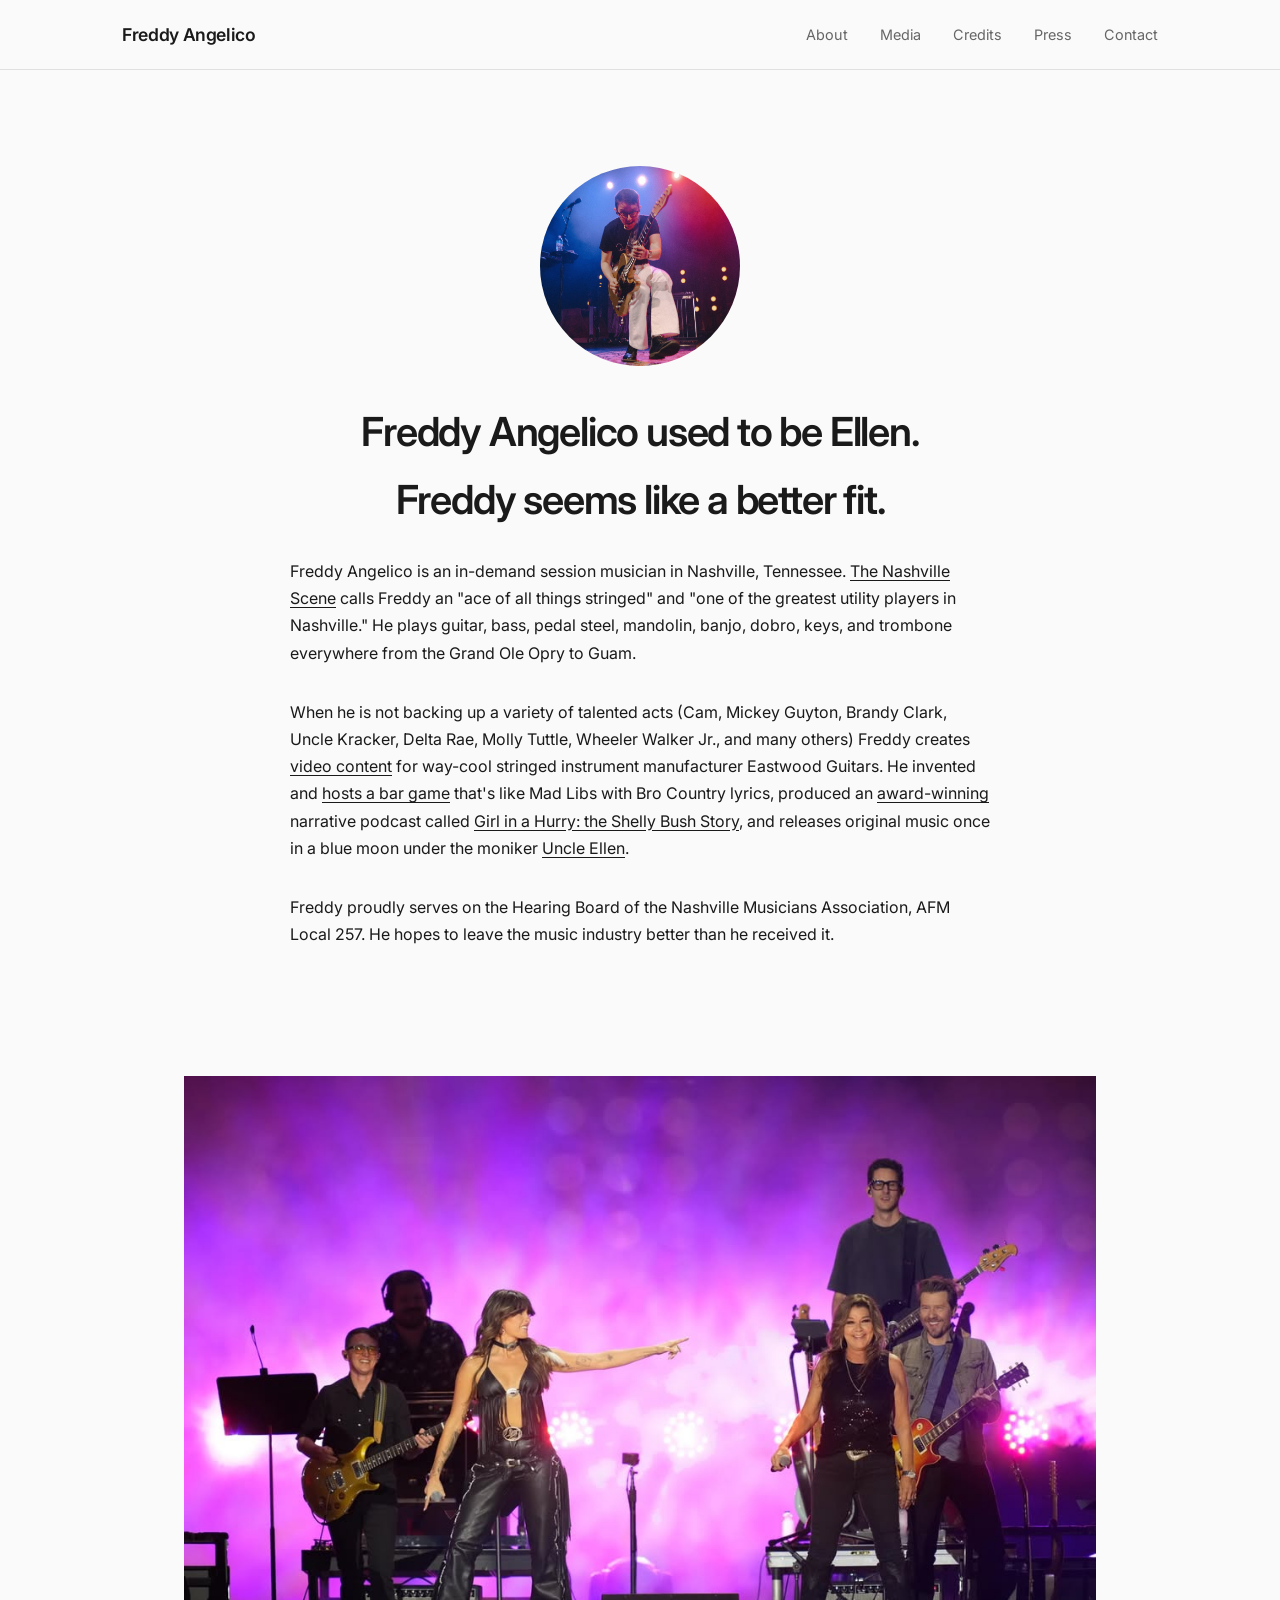
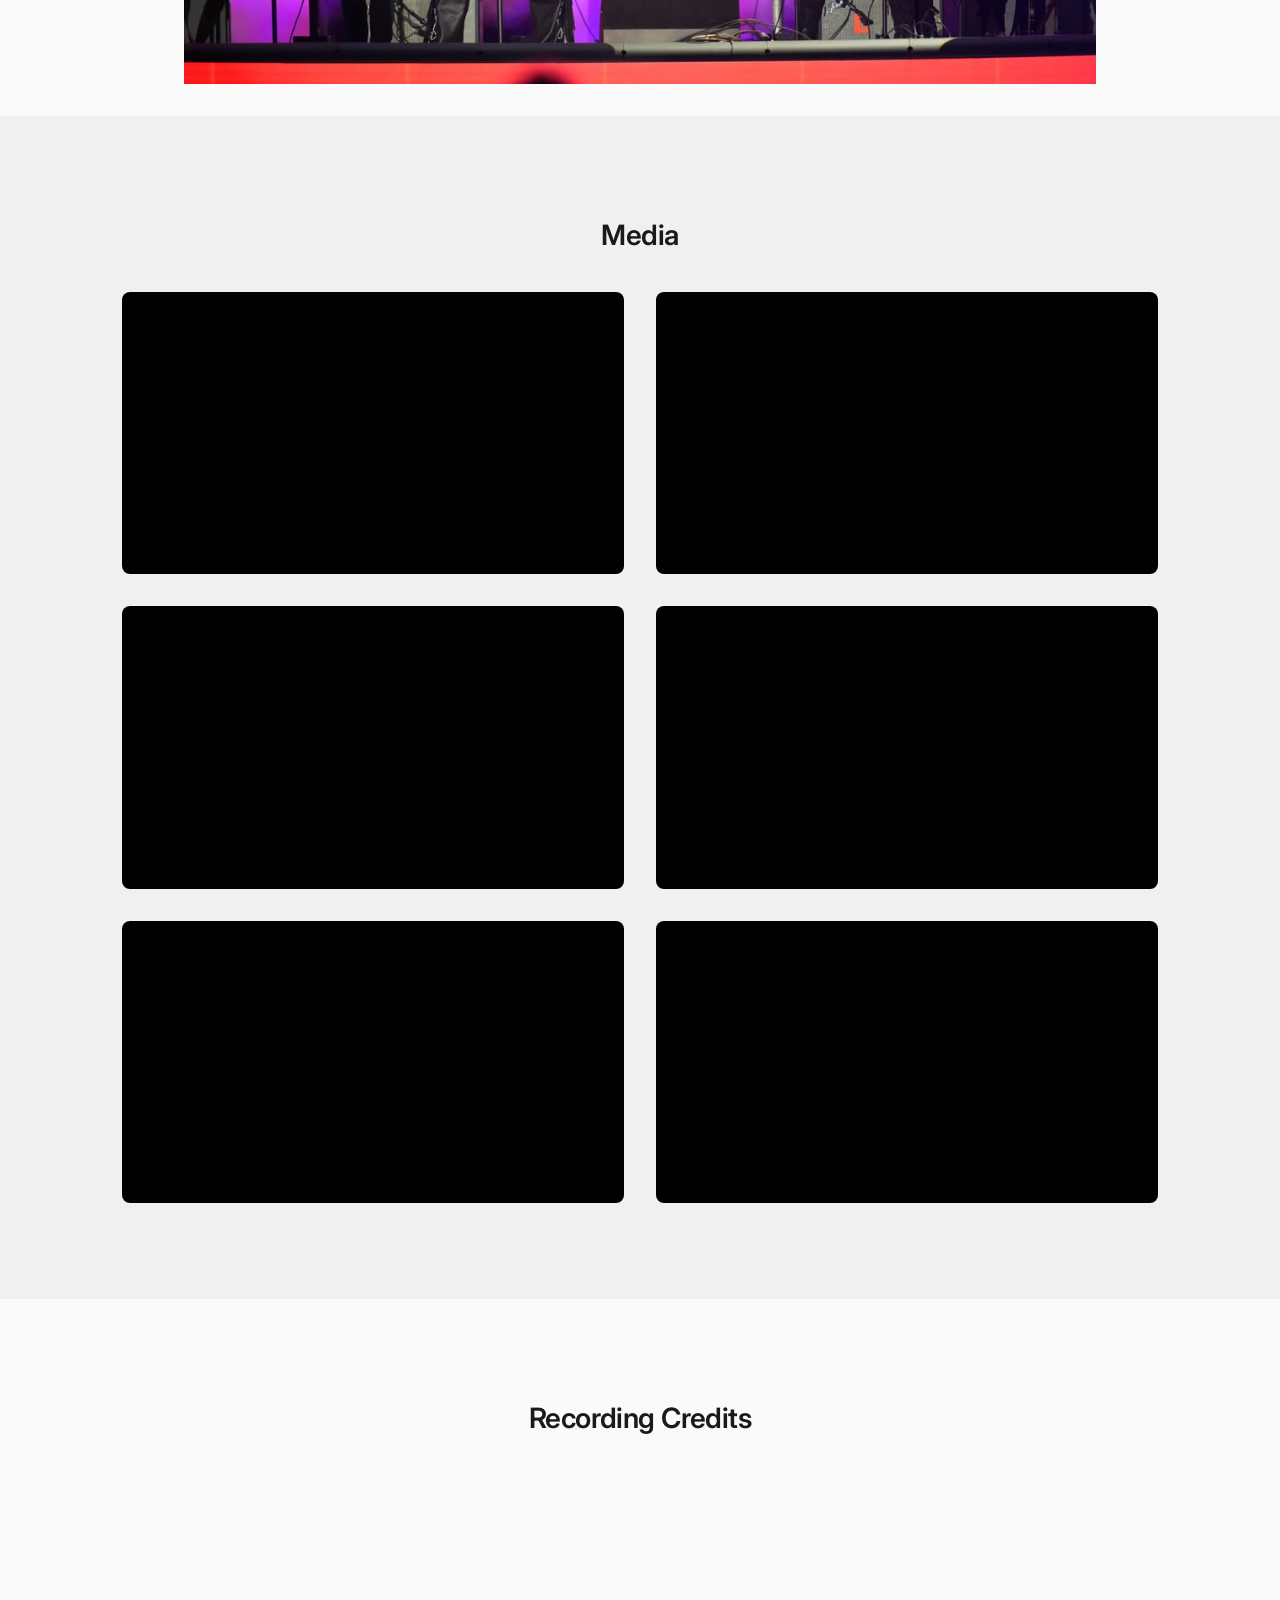
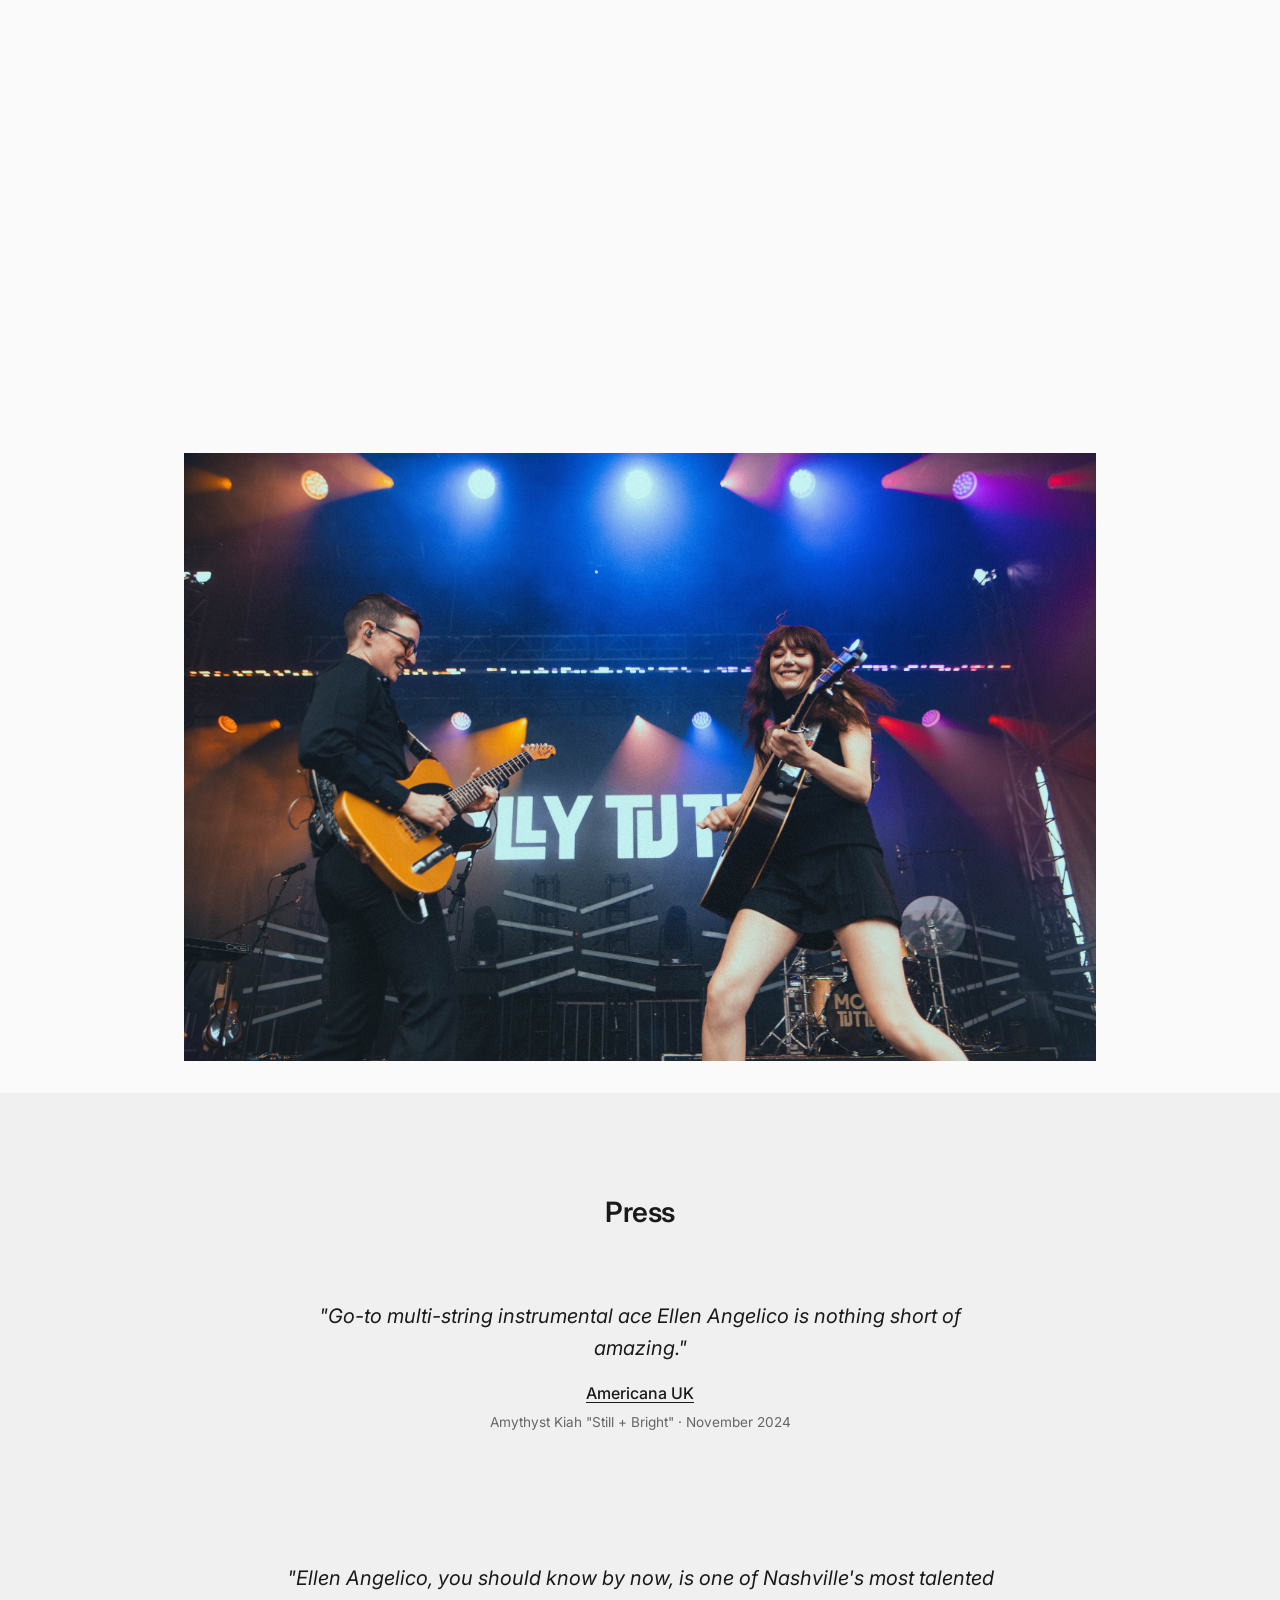
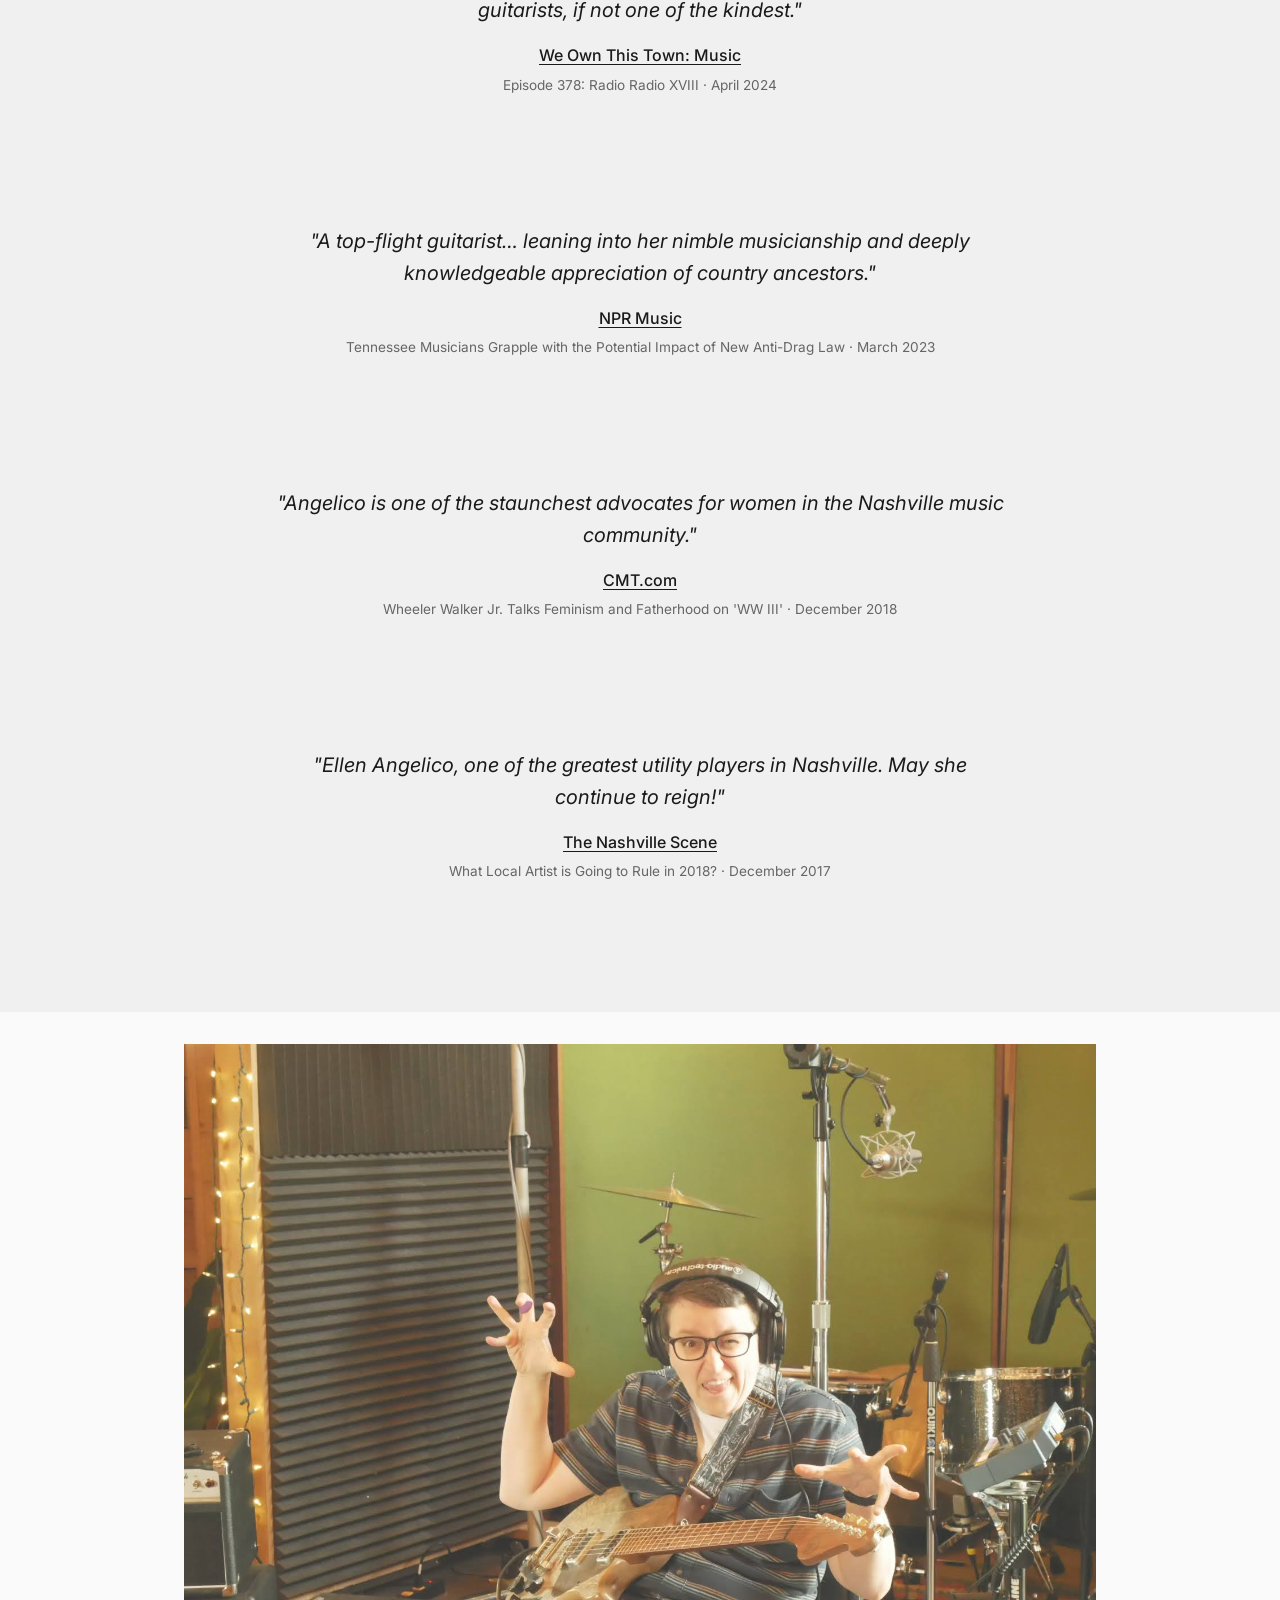
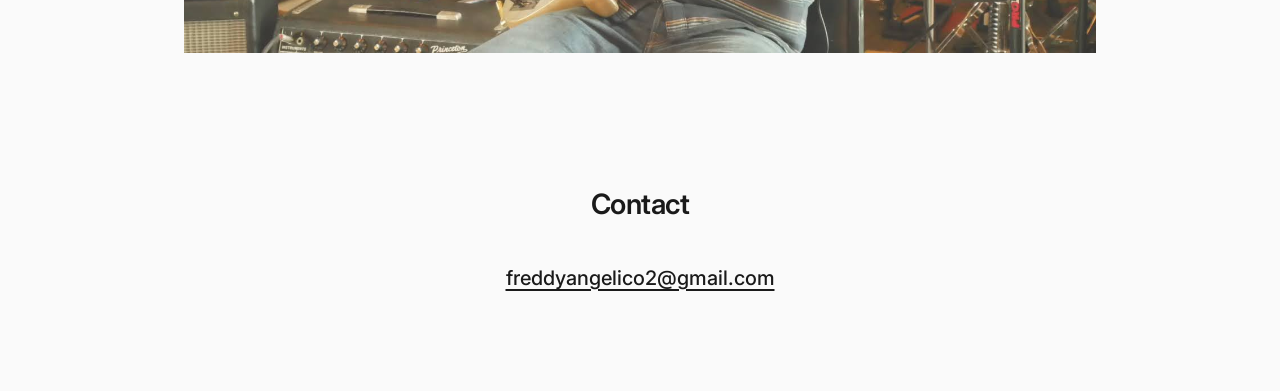
<file: index.html>
<!DOCTYPE html>
<html lang="en">
<head>
    <meta charset="UTF-8">
    <meta name="viewport" content="width=device-width, initial-scale=1.0">
    <title>Freddy Angelico</title>
    <meta name="description" content="Freddy Angelico is an in-demand session musician based in Nashville, Tennessee. Guitar, pedal steel, mandolin, banjo, dobro, bass, keys, and trombone.">
    <link rel="preconnect" href="https://fonts.googleapis.com">
    <link rel="preconnect" href="https://fonts.gstatic.com" crossorigin>
    <link href="https://fonts.googleapis.com/css2?family=Inter:wght@300;400;500;600&display=swap" rel="stylesheet">
    <link rel="stylesheet" href="styles.css">
</head>
<body>
    <nav class="nav">
        <div class="nav-content">
            <a href="#" class="nav-logo">Freddy Angelico</a>
            <ul class="nav-links">
                <li><a href="#">About</a></li>
                <li><a href="#media">Media</a></li>
                <li><a href="#credits">Credits</a></li>
                <li><a href="#press">Press</a></li>
                <li><a href="#contact">Contact</a></li>
            </ul>
            <button class="nav-toggle" aria-label="Toggle menu">
                <span></span>
                <span></span>
                <span></span>
            </button>
        </div>
    </nav>

    <header class="hero">
        <div class="hero-content">
            <div class="hero-image">
                <img src="https://ellenangelico.github.io/freddyprofilephoto.jpg" alt="Freddy Angelico">
            </div>
            <div class="hero-text">
                <h1>Freddy Angelico used to be Ellen.<BR>Freddy seems like a better fit.</h1>
            </div>
        </div>
    </header>

    <main>
        <section class="section section-tight-top">
            <div class="container">
                <div class="bio">
                    <p>Freddy Angelico is an in-demand session musician in Nashville, Tennessee. <a href="https://www.nashvillescene.com/music/coverstory/the-2017-rock-n-roll-poll/article_0f1b9b3b-c834-5dac-b17a-968e9db0db78.html" target="_blank" rel="noopener">The Nashville Scene</a> calls Freddy an "ace of all things stringed" and "one of the greatest utility players in Nashville." He plays guitar, bass, pedal steel, mandolin, banjo, dobro, keys, and trombone everywhere from the Grand Ole Opry to Guam.</p>

                    <p>When he is not backing up a variety of talented acts (Cam, Mickey Guyton, Brandy Clark, Uncle Kracker, Delta Rae, Molly Tuttle, Wheeler Walker Jr., and many others) Freddy creates <a href="https://youtu.be/WRemYxDPorc?si=JQw_U-ElBdp9oANz" target="_blank" rel="noopener">video content</a> for way-cool stringed instrument manufacturer Eastwood Guitars. He invented and <a href="https://freddyangelico.com/brocountry" target="_blank" rel="noopener">hosts a bar game</a> that's like Mad Libs with Bro Country lyrics, produced an <a href="https://www.nashvillescene.com/bon/2025/media-and-politics/writers-choice/girl-in-a-hurry-the-shelly-bush-story/article_e376ab1c-31fb-4c66-a0ea-25dd88c4e7f6.html" target="_blank" rel="noopener">award-winning</a> narrative podcast called <a href="https://www.girlinahurry.com" target="_blank" rel="noopener">Girl in a Hurry: the Shelly Bush Story</a>, and releases original music once in a blue moon under the moniker <a href="https://freddyangelico.bandcamp.com" target="_blank" rel="noopener">Uncle Ellen</a>.</p>

                    <p>Freddy proudly serves on the Hearing Board of the Nashville Musicians Association, AFM Local 257. He hopes to leave the music industry better than he received it.</p>
                </div>
            </div>
        </section>

        <div class="photo-break">
            <img src="https://ellenangelico.github.io/freddyandgretchenandella.jpg" alt="Freddy Angelico performing with Gretchen Wilson and Ella Langley">
        </div>

        <section id="media" class="section section-alt">
            <div class="container">
                <h2>Media</h2>
                <div class="video-grid">
                    <div class="video-wrapper">
                        <iframe
                            src="https://www.youtube.com/embed/8YLl2b4rOwY?start=120"
                            title="Live Performance with Molly Tuttle"
                            frameborder="0"
                            allow="accelerometer; autoplay; clipboard-write; encrypted-media; gyroscope; picture-in-picture"
                            allowfullscreen>
                        </iframe>
                    </div>
                    <div class="video-wrapper">
                        <iframe
                            src="https://www.youtube.com/embed/gmg8o4o_Xfc"
                            title="Live Performance with Gretchen Wilson and Ella Langley"
                            frameborder="0"
                            allow="accelerometer; autoplay; clipboard-write; encrypted-media; gyroscope; picture-in-picture"
                            allowfullscreen>
                        </iframe>
                    </div>
                    <div class="video-wrapper">
                        <iframe
                            src="https://www.youtube.com/embed/kNVE8ZBmZAk?si=V78OSAI9DJ5PO1UT"
                            title="Live Performance with Carrie Underwood"
                            frameborder="0"
                            allow="accelerometer; autoplay; clipboard-write; encrypted-media; gyroscope; picture-in-picture"
                            allowfullscreen>
                        </iframe>
                    </div>
                    <div class="video-wrapper">
                        <iframe
                            src="https://www.youtube.com/embed/QmQc4_i6K5A"
                            title="Live Performance with Cam"
                            frameborder="0"
                            allow="accelerometer; autoplay; clipboard-write; encrypted-media; gyroscope; picture-in-picture"
                            allowfullscreen>
                        </iframe>
                    </div>
                    <div class="video-wrapper">
                        <iframe
                            src="https://www.youtube.com/embed/vJ2IN_n1WW0?start=185"
                            title="Live Performance with Michaela Anne"
                            frameborder="0"
                            allow="accelerometer; autoplay; clipboard-write; encrypted-media; gyroscope; picture-in-picture"
                            allowfullscreen>
                        </iframe>
                    </div>
                    <div class="video-wrapper">
                        <iframe
                            src="https://www.youtube.com/embed/m3efZ7JAukw?start=164"
                            title="Live Performance with Lola Kirke"
                            frameborder="0"
                            allow="accelerometer; autoplay; clipboard-write; encrypted-media; gyroscope; picture-in-picture"
                            allowfullscreen>
                        </iframe>
                    </div>
                </div>
            </div>
        </section>

        <section id="credits" class="section">
            <div class="container">
                <h2>Recording Credits</h2>
                <div class="playlist-wrapper">
                    <iframe
                        allow="autoplay *; encrypted-media *; fullscreen *; clipboard-write"
                        frameborder="0"
                        height="450"
                        style="width:100%;max-width:660px;overflow:hidden;border-radius:10px;"
                        sandbox="allow-forms allow-popups allow-same-origin allow-scripts allow-storage-access-by-user-activation allow-top-navigation-by-user-activation"
                        src="https://embed.music.apple.com/us/playlist/recording-credits/pl.u-aZb0kW7TRkv65E">
                    </iframe>
                </div>
            </div>
        </section>

        <div class="photo-break">
            <img src="https://ellenangelico.github.io/freddyandmolly.jpg" alt="Freddy Angelico performing with Molly Tuttle">
        </div>

        <section id="press" class="section section-alt">
            <div class="container">
                <h2>Press</h2>
                <div class="press-grid">
                    <blockquote class="press-quote">
                        <p>"Go-to multi-string instrumental ace Ellen Angelico is nothing short of amazing."</p>
                        <footer>
                            <cite>
                                <a href="https://americana-uk.com/amythyst-kiah-still-bright" target="_blank" rel="noopener">Americana UK</a>
                            </cite>
                            <span class="press-detail">Amythyst Kiah "Still + Bright" · November 2024</span>
                        </footer>
                    </blockquote>

                    <blockquote class="press-quote">
                        <p>"Ellen Angelico, you should know by now, is one of Nashville's most talented guitarists, if not one of the kindest."</p>
                        <footer>
                            <cite>
                                <a href="https://open.spotify.com/episode/6WrwqYFyaTH96lQLFjJ7Tk?si=746c58c5e1b14eee" target="_blank" rel="noopener">We Own This Town: Music</a>
                            </cite>
                            <span class="press-detail">Episode 378: Radio Radio XVIII · April 2024</span>
                        </footer>
                    </blockquote>

                    <blockquote class="press-quote">
                        <p>"A top-flight guitarist… leaning into her nimble musicianship and deeply knowledgeable appreciation of country ancestors."</p>
                        <footer>
                            <cite>
                                <a href="https://www.npr.org/2023/03/21/1164220466/tennessee-anti-drag-law-trans-nonbinary-musicians" target="_blank" rel="noopener">NPR Music</a>
                            </cite>
                            <span class="press-detail">Tennessee Musicians Grapple with the Potential Impact of New Anti-Drag Law · March 2023</span>
                        </footer>
                    </blockquote>

                    <blockquote class="press-quote">
                        <p>"Angelico is one of the staunchest advocates for women in the Nashville music community."</p>
                        <footer>
                            <cite>
                                <a href="https://www.cmt.com/news/vrp7pv/wheeler-walker-jr-talks-feminism-and-fatherhood-on-ww-iii" target="_blank" rel="noopener">CMT.com</a>
                            </cite>
                            <span class="press-detail">Wheeler Walker Jr. Talks Feminism and Fatherhood on 'WW III' · December 2018</span>
                        </footer>
                    </blockquote>

                    <blockquote class="press-quote">
                        <p>"Ellen Angelico, one of the greatest utility players in Nashville. May she continue to reign!"</p>
                        <footer>
                            <cite>
                                <a href="https://www.nashvillescene.com/music/cover-story/article/20985665/the-2017-rock-n-roll-poll" target="_blank" rel="noopener">The Nashville Scene</a>
                            </cite>
                            <span class="press-detail">What Local Artist is Going to Rule in 2018? · December 2017</span>
                        </footer>
                    </blockquote>
                </div>
            </div>
        </section>

        <div class="photo-break">
            <img src="https://ellenangelico.github.io/freddyinthestudio.jpg" alt="Ellen Angelico in the studio">
        </div>

        <section id="contact" class="section">
            <div class="container">
                <h2>Contact</h2>
                <a href="mailto:freddyangelico2@gmail.com" class="contact-email">freddyangelico2@gmail.com</a>
            </div>
        </section>
    </main>

    <script>
        // Mobile navigation toggle
        const navToggle = document.querySelector('.nav-toggle');
        const navLinks = document.querySelector('.nav-links');

        navToggle.addEventListener('click', () => {
            navLinks.classList.toggle('active');
            navToggle.classList.toggle('active');
        });

        // Close mobile menu when clicking a link
        document.querySelectorAll('.nav-links a').forEach(link => {
            link.addEventListener('click', () => {
                navLinks.classList.remove('active');
                navToggle.classList.remove('active');
            });
        });

        // Smooth scrolling for anchor links
        document.querySelectorAll('a[href^="#"]').forEach(anchor => {
            anchor.addEventListener('click', function (e) {
                e.preventDefault();
                const href = this.getAttribute('href');
                if (href === '#') {
                    window.scrollTo({ top: 0, behavior: 'smooth' });
                    return;
                }
                const target = document.querySelector(href);
                if (target) {
                    target.scrollIntoView({
                        behavior: 'smooth',
                        block: 'start'
                    });
                }
            });
        });
    </script>
</body>
</html>
</file>
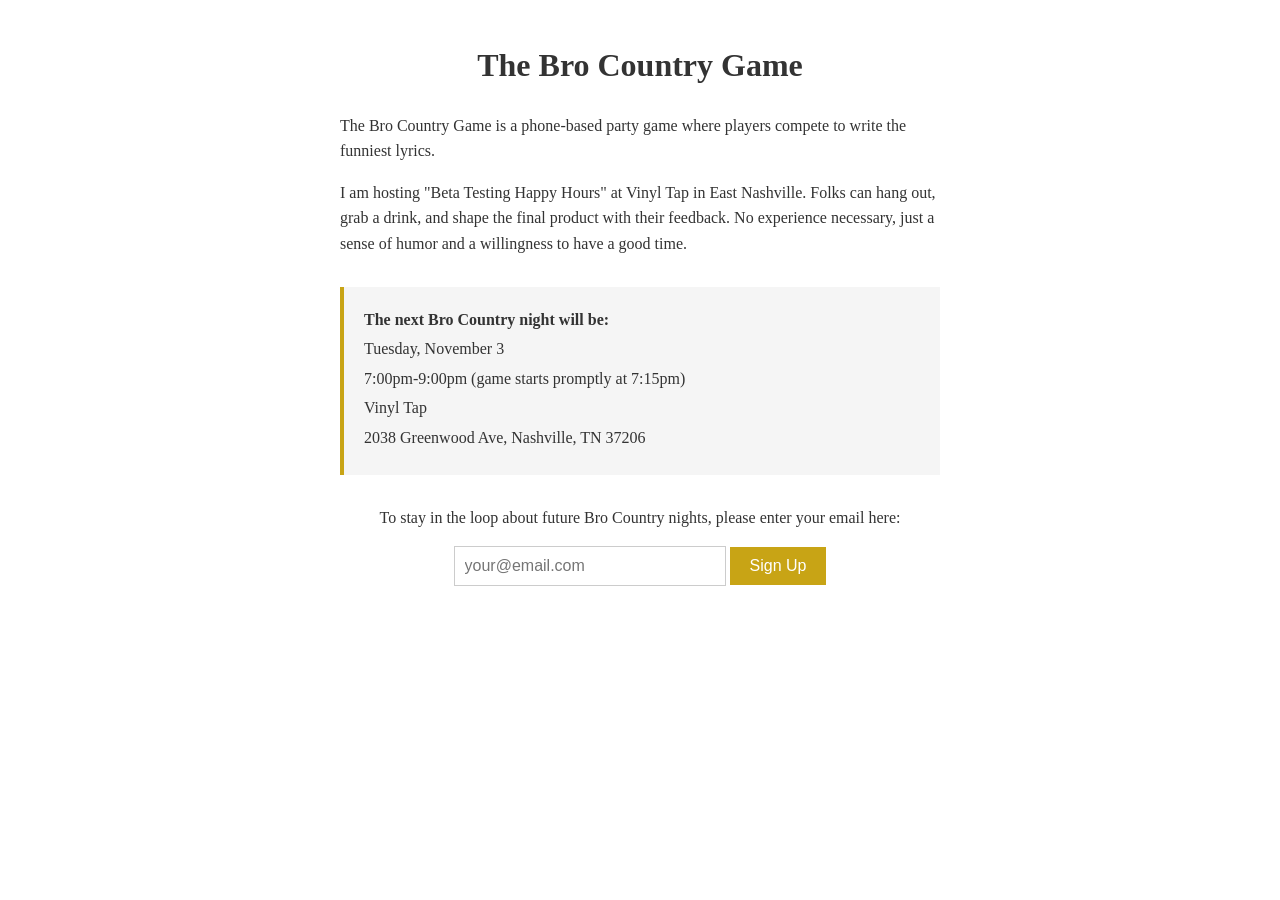
<file: brocountry.html>
<!DOCTYPE html>
<html lang="en">
<head>
    <meta charset="UTF-8">
    <meta name="viewport" content="width=device-width, initial-scale=1.0">
    <title>The Bro Country Game</title>
    <style>
        body {
            font-family: Georgia, serif;
            max-width: 600px;
            margin: 40px auto;
            padding: 0 20px;
            line-height: 1.6;
            color: #333;
        }
        h1 {
            text-align: center;
        }
        .next-night {
            background: #f5f5f5;
            padding: 20px;
            border-left: 4px solid #c8a415;
            margin: 30px 0;
        }
        .next-night p {
            margin: 4px 0;
        }
        .signup {
            margin-top: 30px;
            text-align: center;
        }
        .signup form {
            margin-top: 10px;
        }
        .signup input[type="email"] {
            padding: 10px;
            font-size: 1em;
            border: 1px solid #ccc;
            width: 250px;
            max-width: 100%;
        }
        .signup button {
            background: #c8a415;
            color: white;
            border: none;
            padding: 10px 20px;
            font-size: 1em;
            cursor: pointer;
        }
        .signup button:hover {
            background: #a8890f;
        }
        #signup-message {
            margin-top: 10px;
            font-style: italic;
        }
    </style>
</head>
<body>
    <h1>The Bro Country Game</h1>

    <p>The Bro Country Game is a phone-based party game where players compete to write the funniest lyrics.</p>
    <p>I am hosting "Beta Testing Happy Hours" at Vinyl Tap in East Nashville. Folks can hang out, grab a drink, and shape the final product with their feedback. No experience necessary, just a sense of humor and a willingness to have a good time.</p>

    <div class="next-night">
        <strong>The next Bro Country night will be:</strong>
        <p>Tuesday, November 3</p>
        <p>7:00pm-9:00pm (game starts promptly at 7:15pm)</p>
        <p>Vinyl Tap</p>
        <p>2038 Greenwood Ave, Nashville, TN 37206</p>
    </div>

    <div class="signup">
        <p>To stay in the loop about future Bro Country nights, please enter your email here:</p>
        <form id="email-form" onsubmit="submitEmail(event)">
            <input type="email" id="email-input" placeholder="your@email.com" required>
            <button type="submit">Sign Up</button>
        </form>
        <p id="signup-message"></p>
    </div>

    <script>
        // Replace this URL with your Google Apps Script web app URL
        var GOOGLE_SCRIPT_URL = "https://script.google.com/macros/s/AKfycbxXJzFL4Z6bpSTZfrR6tfXe1wE8aZ_xpXkh7DRj3r0iHqxRSz8coOjjhB-NarbmYh-Ltg/exec";

        function submitEmail(e) {
            e.preventDefault();
            var email = document.getElementById("email-input").value;
            var message = document.getElementById("signup-message");
            var button = document.querySelector(".signup button");

            button.disabled = true;
            button.textContent = "Sending...";

            fetch(GOOGLE_SCRIPT_URL, {
                method: "POST",
                mode: "no-cors",
                headers: { "Content-Type": "application/json" },
                body: JSON.stringify({ email: email })
            }).then(function() {
                message.textContent = "You're on the list!";
                document.getElementById("email-input").value = "";
                button.disabled = false;
                button.textContent = "Sign Up";
            }).catch(function() {
                message.textContent = "Something went wrong. Please try again.";
                button.disabled = false;
                button.textContent = "Sign Up";
            });
        }
    </script>
</body>
</html>
</file>
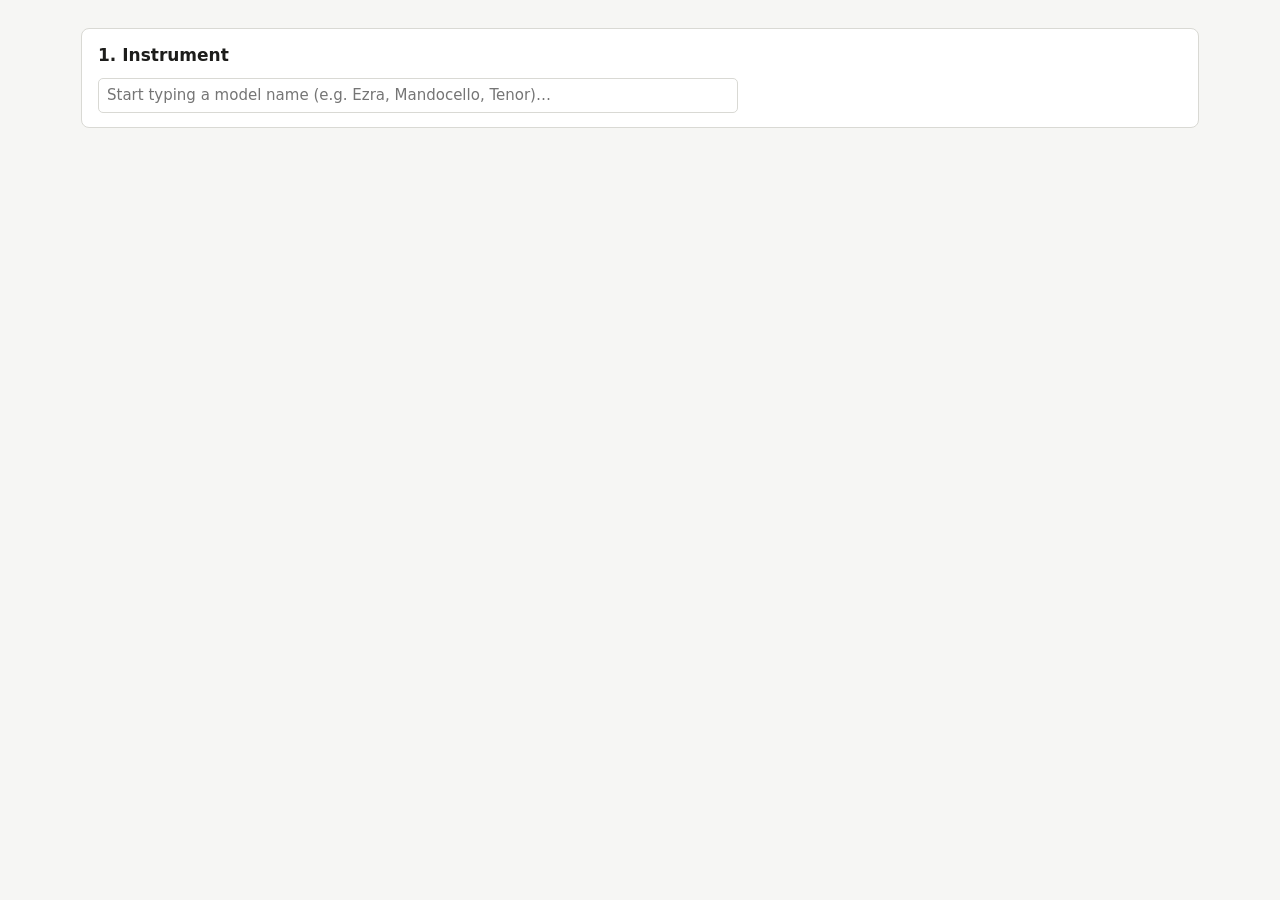
<file: eastwoodtuningtool.html>
<!doctype html>
<html lang="en">
<head>
<meta charset="utf-8">
<meta name="viewport" content="width=device-width, initial-scale=1">
<title>Eastwood Tuning Checker</title>
<style>
:root{
  --bg:#f6f6f4;--panel:#fff;--ink:#1d1d1b;--muted:#6b6b66;--line:#d9d9d4;--accent:#2d5d8a;
  --g:#1f7a3a;--g-bg:#e2f3e6;--y:#8a6100;--y-bg:#fff2cc;--r:#a3261d;--r-bg:#fbe0dd;
  --widen:#b45309;--widen-bg:#fde7d1;--loose:#6d28d9;--loose-bg:#ede4fd;--hl:#ffd54a;
}
@media (prefers-color-scheme: dark){:root:not([data-theme="light"]){
  --bg:#18181a;--panel:#232326;--ink:#ececea;--muted:#a0a09a;--line:#3a3a3e;--accent:#7fb0e0;
  --g:#7fd69a;--g-bg:#1e3a27;--y:#f0c860;--y-bg:#3d3216;--r:#ff9b91;--r-bg:#46201d;
  --widen:#fbb36b;--widen-bg:#46301a;--loose:#c4a8ff;--loose-bg:#32264a;--hl:#a8861a;}}
*{box-sizing:border-box}
body{margin:0;background:var(--bg);color:var(--ink);font:15px/1.45 system-ui,-apple-system,"Segoe UI",Roboto,sans-serif}
main{max-width:1150px;margin:0 auto;padding:16px}
h1{font-size:22px;margin:4px 0 2px}
h2{font-size:17px;margin:0 0 10px}
.panel{background:var(--panel);border:1px solid var(--line);border-radius:8px;padding:14px 16px;margin:12px 0}
input[type=text]{font:inherit;padding:6px 8px;border:1px solid var(--line);border-radius:5px;background:var(--panel);color:var(--ink)}
#instInput{width:100%;max-width:640px}
button{font:inherit;padding:5px 11px;border:1px solid var(--line);border-radius:5px;background:var(--panel);color:var(--ink);cursor:pointer}
button:hover{border-color:var(--accent)}
button.primary{background:var(--accent);color:#fff;border-color:var(--accent)}
.row{display:flex;flex-wrap:wrap;gap:8px;align-items:center}
.mini{font-size:12px;color:var(--muted)}
.strings{display:grid;gap:6px;margin:0 0 10px}
.srow{display:flex;gap:10px;align-items:center;flex-wrap:wrap}
.srow .lbl{width:200px;font-size:14px}
.srow .lbl small{color:var(--muted);display:block;font-size:12px}
.note{width:70px;text-align:center;font-weight:700}
.note:focus{outline:3px solid var(--sc);outline-offset:2px;border-color:var(--sc)}
.wk.on,.bk.on{border-color:#000}
.bk.on.dark{box-shadow:inset 0 0 0 3px #fff}
.wk.on span.light{color:#fff}
.note.bad{border-color:var(--r);background:var(--r-bg)}
/* piano */
#pianoWrap{overflow-x:auto;border:1px solid var(--line);border-radius:6px;background:#222;padding:6px 6px 2px}
#piano{position:relative;height:120px}
.wk,.bk{position:absolute;top:0;cursor:pointer;border-radius:0 0 4px 4px;user-select:none}
.wk{width:24px;height:118px;background:#fafaf7;border:1px solid #888;z-index:1}
.bk{width:15px;height:72px;background:#1b1b1b;z-index:2;border:1px solid #000}
.wk span{position:absolute;bottom:3px;left:0;right:0;text-align:center;font-size:9px;color:#555;line-height:1}
.wk span.c{font-weight:800;color:#222}
.wk:hover{background:#e6eefa}.bk:hover{background:#445}
/* results */
.verdict{padding:12px 14px;border-radius:7px;font-size:18px;font-weight:700;margin-bottom:10px}
.verdict.green{background:var(--g-bg);color:var(--g)}
.verdict.yellow{background:var(--y-bg);color:var(--y)}
.verdict.red{background:var(--r-bg);color:var(--r)}
.verdict small{display:block;font-size:13px;font-weight:400;color:var(--ink);margin-top:3px}
.gauges{font-size:20px;font-weight:800;margin:4px 0 2px;line-height:1.8}
.gauges .gc{padding:1px 5px;border-radius:4px}
.gauges .gc.widen{background:var(--widen-bg);color:var(--widen)}
.gauges .gc.loose{background:var(--loose-bg);color:var(--loose)}
.gauges .sep{color:var(--muted);font-weight:400;margin:0 4px}
.check{border-left:4px solid var(--y);padding:8px 12px;background:var(--y-bg);margin:10px 0;border-radius:4px;font-size:14px}
.check ul{margin:0 0 0 18px;padding:0}
.confirmed{border-left:4px solid var(--g);padding:8px 12px;background:var(--g-bg);margin:8px 0;border-radius:4px}
table{border-collapse:collapse;width:100%;font-size:13px}
th,td{border-bottom:1px solid var(--line);padding:5px 7px;text-align:left;vertical-align:top}
th{font-size:12px;color:var(--muted);font-weight:700}
.g{color:var(--g);font-weight:700}.y{color:var(--y);font-weight:700}
a.link{color:var(--accent);cursor:pointer;text-decoration:underline}
.hidden{display:none}
@media (max-width:640px){.srow .lbl{width:100%}}
</style>
</head>
<body>
<main>

  <section class="panel">
    <h2>1. Instrument</h2>
    <input type="text" id="instInput" list="instList" placeholder="Start typing a model name (e.g. Ezra, Mandocello, Tenor)…" autocomplete="off">
    <datalist id="instList"></datalist>
  </section>

  <section class="panel hidden" id="tuningPanel">
    <h2>2. Tuning</h2>
    <div class="strings" id="stringRows"></div>
    <div id="pianoWrap"><div id="piano"></div></div>
    <div class="row" style="margin-top:6px"><label class="mini"><input type="checkbox" id="chkSound" checked> sound</label></div>
  </section>

  <section class="panel hidden" id="resultPanel">
    <h2>3. Result</h2>
    <div id="result"></div>
  </section>

</main>

<script>
// Eastwood tuning feasibility engine.
// Pure functions only: no DOM. Runs in the browser and in Node (for tests).
//
// Physics: T = UW * (2 * L * F)^2 / 386.4
//   T  = tension (lb), UW = unit weight (lb/in), L = scale length (in), F = frequency (Hz)

(function (root) {
'use strict';

// ---------------------------------------------------------------------------
// Default settings (all editable in the tool's Settings panel)
// ---------------------------------------------------------------------------
const DEFAULT_SETTINGS = {
  // Per-string tension windows (lb) by family. Each instrument class's own
  // stock range is merged into the green band automatically (see classWindow).
  windows: {
    electric: { yellowLo: 8,  greenLo: 11, greenHi: 26, yellowHi: 35 },
    acoustic: { yellowLo: 10, greenLo: 13, greenHi: 30, yellowHi: 35 },
    bass:     { yellowLo: 22, greenLo: 27, greenHi: 55, yellowHi: 65 },
  },
  // Total tension compared with the instrument's own stock total (ratio).
  total: {
    electric: { green: 1.10, yellow: 1.25 },
    acoustic: { green: 1.05, yellow: 1.15 },
    bass:     { green: 1.10, yellow: 1.25 },
  },
  // Plain-steel breaking limit, as frequency (Hz) x scale length (in).
  // Gauge does not matter for this. Green up to the highest value Eastwood
  // already ships or has confirmed (computed from data at load; this is a floor).
  breakGreen: 10250,
  breakYellow: 10800,
  maxWoundNonBass: 0.064,   // "nothing heavier than 64w on a non-bass instrument"
  maxWoundBass: 0.145,
  maxPlain: 0.026,
  // Above these plain gauges, a wound string is suggested first (plain shown as alt).
  plainPreferMax: { electric: 0.020, acoustic: 0.018, bass: 0 },
  minWound: 0.017,
  allowHalfGauges: false,   // .0095, .0105, .0135 etc. Off: customers aren't used to half gauges.
  // House "String Gauges" chart (electric, nickel) is used for electric instruments in this scale range.
  chartScaleMin: 22, chartScaleMax: 27.75, chartSplit: 24.25,
  chartDirect: [[22.5, 23.5], [25, 26.5]],   // scales where the chart gauge is used exactly
  // The chart was written for tenors and other instruments tuned in fifths (column picked by scale).
  chartClasses: ['Tenor Guitar', 'Tenor Baritone', 'Mandocello', 'Octave Mandolin', 'Bouzouki'],
  chartGuitarClasses: [],
  chartGuitarScale: [24.5, 26.5],
  // Guitars: each string aims for the tension of the same string in a reference set
  // (the stock set unless listed below), so stock tuning gives the stock gauges and
  // alternate tunings keep the lighter feel customers prefer.
  slotClasses: ['Guitar', '12-String Guitar', 'Baritone Guitar', 'Banjo'],
  referenceSets: { 'Warren Ellis 6 Short-Scale Electric Guitar': '11-14-18-28w-38w-48w' },
  // Banjo: aim ~10 lb (stock feel); fine up to 15 lb.
  classWindowOverride: { Banjo: { yellowLo: 7, greenLo: 8, greenHi: 15, yellowHi: 17 } },
  // Banjo: a string is wound only if it needs a 20 or heavier; otherwise plain.
  woundFromClass: { Banjo: 0.020 },
  // Stock strings above these tensions are treated as probable spec errors:
  // reported in the Data Check panel and left out of the class ranges.
  sanityMax: { electric: 30, acoustic: 32, bass: 70 },
  // Nut-slot flags: compare suggested gauge to stock gauge in the same slot.
  nutWiden: 0.003,          // suggested bigger by this much or more -> slot needs widening
  nutLoose: 0.006,          // suggested smaller by this much or more -> slot may be loose
};

// ---------------------------------------------------------------------------
// Available D'Addario single gauges (from daddario.com singles listings, Nov 2026)
// ---------------------------------------------------------------------------
const AVAILABLE = {
  PL: [.007,.008,.0085,.009,.0095,.010,.0105,.011,.0115,.012,.0125,.013,.0135,.014,.015,.0155,.016,.0165,.017,.018,.019,.020,.021,.022,.024,.026],
  NW: [.017,.018,.019,.020,.021,.022,.023,.024,.025,.026,.028,.030,.032,.034,.036,.037,.038,.039,.040,.042,.044,.046,.048,.049,.050,.052,.054,.056,.059,.060,.062,.064,.065,.066,.068,.070,.072,.074,.080,.090],
  PB: [.017,.020,.021,.022,.023,.024,.025,.026,.027,.028,.029,.030,.032,.034,.035,.036,.038,.039,.040,.042,.044,.045,.046,.047,.048,.049,.050,.052,.053,.054,.056,.058,.059,.060,.062,.064,.066,.068,.070,.076],
  XLB: [.018,.020,.025,.028,.032,.035,.040,.042,.045,.050,.052,.055,.060,.065,.067,.070,.075,.080,.085,.090,.095,.100,.105,.107,.110,.120,.125,.130,.135,.145],
};

// Plain steel unit weight = k * d^2 (matches D'Addario PL data within 0.3%)
const PLAIN_K = 0.22156;

// Measured wound unit weights, injected from data (D'Addario published tensions).
let UW_TABLE = null;
function setUnitWeights(tbl) {
  UW_TABLE = {};
  for (const fam of Object.keys(tbl)) {
    UW_TABLE[fam] = Object.entries(tbl[fam])
      .map(([d, uw]) => ({ d: +d, k: uw / (+d * +d) }))
      .sort((a, b) => a.d - b.d);
  }
}

// Interpolate k = UW/d^2 linearly between measured gauges (very smooth in practice).
function woundUW(material, d) {
  const pts = UW_TABLE[material];
  if (!pts || !pts.length) throw new Error('No unit weight data for ' + material);
  let k;
  if (d <= pts[0].d) k = pts[0].k;
  else if (d >= pts[pts.length - 1].d) k = pts[pts.length - 1].k;
  else {
    for (let i = 0; i < pts.length - 1; i++) {
      const a = pts[i], b = pts[i + 1];
      if (d >= a.d && d <= b.d) { k = a.k + (b.k - a.k) * (d - a.d) / (b.d - a.d); break; }
    }
  }
  return k * d * d;
}

function isMeasured(material, d) {
  return !!(UW_TABLE[material] || []).find(p => Math.abs(p.d - d) < 1e-6);
}

// ---------------------------------------------------------------------------
// Notes
// ---------------------------------------------------------------------------
const NOTE_BASE = { C: 0, D: 2, E: 4, F: 5, G: 7, A: 9, B: 11 };
const SHARP_NAMES = ['C','C#','D','D#','E','F','F#','G','G#','A','A#','B'];
const FLAT_NAMES  = ['C','Db','D','Eb','E','F','Gb','G','Ab','A','Bb','B'];
const NOTE_RE = /([A-Ga-g])\s*(#|b|♯|♭)?\s*(\d)/g;

function noteToMidi(name) {
  const m = /^([A-Ga-g])(#|b|♯|♭)?(\d)$/.exec(name.trim());
  if (!m) return null;
  let s = NOTE_BASE[m[1].toUpperCase()];
  if (m[2] === '#' || m[2] === '♯') s += 1;
  if (m[2] === 'b' || m[2] === '♭') s -= 1;
  return s + 12 * (+m[3] + 1);
}
function midiToName(midi, flats) {
  return (flats ? FLAT_NAMES : SHARP_NAMES)[((midi % 12) + 12) % 12] + (Math.floor(midi / 12) - 1);
}
function midiToFreq(midi) { return 440 * Math.pow(2, (midi - 69) / 12); }
function parseNotes(str) {
  const out = []; let m; NOTE_RE.lastIndex = 0;
  while ((m = NOTE_RE.exec(str))) out.push(noteToMidi(m[1].toUpperCase() + (m[2] || '') + m[3]));
  return out;
}

// ---------------------------------------------------------------------------
// Gauges
// ---------------------------------------------------------------------------
// "42w" -> {d:.042, wound:true}; "11" -> {d:.011, wound:false}; "9.5" -> .0095;
// ".040" / "0.40" (customer shorthand) -> .040; "20p" -> plain; stray "s" treated as wound.
function parseGauge(tok, forceWound) {
  let t = String(tok).trim().toLowerCase();
  if (!t) return null;
  const m = /^(\d*\.?\d+)\s*([a-z]*)$/.exec(t);
  if (!m) return null;
  let num = m[1], suf = m[2];
  let d;
  if (num.startsWith('0.') || num.startsWith('.')) {
    d = parseFloat(num);
    if (d > 0.2) d = d / 10;          // "0.40" meaning .040
  } else d = parseFloat(num) / 1000;   // "42", "9.5", "105"
  let wound;
  if (suf.startsWith('p')) wound = false;
  else if (suf.startsWith('w') || suf.startsWith('s')) wound = true;
  else wound = !!forceWound || d > 0.026;
  return { d: Math.round(d * 100000) / 100000, wound };
}
function fmtGauge(g) {
  if (!g) return '?';
  let n = g.d * 1000;
  let s = Math.abs(n - Math.round(n)) < 1e-6 ? String(Math.round(n)) : String(Math.round(n * 10) / 10);
  return s + (g.wound ? 'w' : '');
}

// ---------------------------------------------------------------------------
// Instruments
// ---------------------------------------------------------------------------
function parseScale(s) {
  if (!s) return null;
  const t = s.replace(/in|"/g, '').trim().split(/\s+/);
  if (!t[0] || isNaN(parseFloat(t[0]))) return null;
  let v = parseFloat(t[0]);
  if (t[1] && /\d+\/\d+/.test(t[1])) { const [a, b] = t[1].split('/'); v += a / b; }
  return v;
}

function familyOf(inst) {
  if (inst.cls === 'Bass' || inst.cls === 'Bass VI') return 'bass';
  if (/ezra/i.test(inst.name) || /ezra/i.test(inst.series)) return 'acoustic';
  return 'electric';
}
// Wound string material for a family/gauge.
function woundMaterial(family, cls, d) {
  if (family === 'acoustic') return 'PB';
  if (cls === 'Bass') return 'XLB';
  if (cls === 'Bass VI') return d > 0.080 ? 'XLB' : 'NW';
  return 'NW';
}

function unitWeight(g, inst) {
  if (!g.wound) return PLAIN_K * g.d * g.d;
  return woundUW(woundMaterial(inst.family, inst.cls, g.d), g.d);
}
function tension(g, inst, midi, scale) {
  const f = midiToFreq(midi), L = scale || inst.scale;
  return unitWeight(g, inst) * Math.pow(2 * L * f, 2) / 386.4;
}

// Pair notes with gauges inside a course: thinner string always takes the higher pitch.
function pairCourse(midis, gauges) {
  const n = [...midis].sort((a, b) => b - a);
  const g = [...gauges].sort((a, b) => a.d - b.d);
  return n.map((m, i) => ({ midi: m, gauge: g[i] || null }));
}

// Split a tuning like "C3C2-G3G2-D3D3-A3A3" or "G3/G2 C4/C3 E4/E3 A3/A3" into courses.
function parseTuning(str) {
  const parts = str.split(/[-,;\s]+/).filter(Boolean);
  return parts.map(p => parseNotes(p)).filter(c => c.length);
}

// Parse a CSV string (handles quotes, embedded commas, "" escapes).
function parseCSV(text) {
  const rows = []; let row = [], cur = '', q = false;
  text = text.replace(/^﻿/, '');
  for (let i = 0; i < text.length; i++) {
    const c = text[i];
    if (q) {
      if (c === '"') { if (text[i + 1] === '"') { cur += '"'; i++; } else q = false; }
      else cur += c;
    } else if (c === '"') q = true;
    else if (c === ',') { row.push(cur); cur = ''; }
    else if (c === '\n' || c === '\r') {
      if (c === '\r' && text[i + 1] === '\n') i++;
      row.push(cur); rows.push(row); row = []; cur = '';
    } else cur += c;
  }
  if (cur !== '' || row.length) { row.push(cur); rows.push(row); }
  return rows;
}

// Instruments where one string has its own scale length (string number counted from the highest).
const MULTISCALE = [
  { cls: 'Banjo', strings: 5, string: 5, scale: 19.25 },   // 5-string banjo: short 5th (drone) string
];

function baseName(name) { return name.replace(/\s*-\s*Left-Handed\s*$/i, '').trim(); }

function parseSpecs(text) {
  const rows = parseCSV(text);
  const hdr = rows[0].map(h => h.trim());
  const col = n => hdr.indexOf(n);
  const C = {
    name: col('Model Name'), cls: col('Instrument'), hand: col('Handedness'), series: col('Series'),
    n: col('Number of Strings'), tuning: col('Tuning Low to High'), gauges: col('String Gauges High to Low'),
    scale: col('Scale Length'), nut: col('Nut Width'), nutMat: col('Nut Material'), bridge: col('Bridge'),
    tailpiece: col('Tailpiece'), tuners: col('Tuners'), zero: col('Zero Fret'),
  };
  const out = [], skipped = [];
  for (const r of rows.slice(1)) {
    const get = k => (C[k] >= 0 ? (r[C[k]] || '').trim() : '');
    const name = get('name');
    if (!name) continue;
    const inst = {
      name, base: baseName(name), cls: get('cls'), hand: get('hand'), series: get('series'),
      nStrings: parseInt(get('n'), 10), tuningRaw: get('tuning'), gaugesRaw: get('gauges'),
      scaleRaw: get('scale'), scale: parseScale(get('scale')), nutWidth: get('nut'), nutMaterial: get('nutMat'),
      bridge: get('bridge'), tailpiece: get('tailpiece'), tuners: get('tuners'), zeroFret: get('zero'),
    };
    const problems = [];
    if (!inst.cls || inst.cls === 'Case') problems.push('not an instrument');
    if (!inst.scale) problems.push('no scale length');
    const courses = parseTuning(inst.tuningRaw);
    if (!courses.length) problems.push('no stock tuning');
    if (problems.length) { skipped.push({ name, problems }); continue; }
    inst.family = familyOf(inst);
    const forceWound = inst.family === 'bass';
    // Gauges are listed high-to-low (string 1 first); tuning low-to-high. Reverse gauges.
    const gCourses = inst.gaugesRaw.split('-').map(c => c.split('/').map(t => parseGauge(t, forceWound)).filter(Boolean)).reverse();
    const nStr = courses.reduce((s, c) => s + c.length, 0);
    if (gCourses.length !== courses.length) { skipped.push({ name, problems: ['gauge count does not match tuning'] }); continue; }
    inst.positions = courses.map((notes, i) => {
      const gs = gCourses[i];
      if (gs.length !== notes.length) problems.push(`course ${courses.length - i}: ${notes.length} notes vs ${gs.length} gauges`);
      return { stock: pairCourse(notes, gs) };
    });
    if (problems.length) { skipped.push({ name, problems }); continue; }
    inst.positions.forEach(p => { p.scale = inst.scale; });
    for (const m of MULTISCALE) if (m.cls === inst.cls && inst.positions.length === m.strings) inst.positions[m.strings - m.string].scale = m.scale;
    inst.courseSizes = courses.map(c => c.length);
    inst.totalStrings = nStr;
    out.push(inst);
  }
  return { instruments: out, skipped };
}

// Confirmed tunings document: blocks of [title], [Tuning, 4th String, ...], rows.
function parseConfirmed(text) {
  const rows = parseCSV(text).map(r => r.map(c => c.trim()));
  const out = []; let cur = null;
  for (const r of rows) {
    const nonEmpty = r.filter(Boolean);
    if (!nonEmpty.length) { cur = null; continue; }
    if (/^tuning$/i.test(r[0])) continue;
    if (!cur) { cur = { instrument: r[0], entries: [] }; out.push(cur); continue; }
    const courses = parseTuning(r[0]);
    // gauge columns are listed in the same order as the tuning (lowest course first)
    const gs = r.slice(1).filter(Boolean).map(c => c.split('/').map(t => parseGauge(t)).filter(Boolean));
    if (!courses.length || gs.length !== courses.length) continue;
    cur.entries.push({ raw: r[0], courses: courses.map((n, i) => pairCourse(n, gs[i])) });
  }
  return out;
}

// ---------------------------------------------------------------------------
// Grading helpers
// ---------------------------------------------------------------------------
const RANK = { green: 0, yellow: 1, red: 2 };
const worst = (a, b) => (RANK[a] >= RANK[b] ? a : b);

function stockTensions(inst) {
  const t = [];
  for (const p of inst.positions) for (const s of p.stock) t.push(tension(s.gauge, inst, s.midi, p.scale));
  return t;
}

// Per-class stock tension range, merged into the family's green band.
function buildClassRanges(instruments, settings) {
  const r = {}, warnings = [], seen = new Set();
  for (const inst of instruments) {
    const key = inst.family + '|' + inst.cls;
    const first = !seen.has(inst.base); seen.add(inst.base);
    for (const p of inst.positions) for (const s of p.stock) {
      const t = tension(s.gauge, inst, s.midi, p.scale), b = breakIndex(s.midi, p.scale);
      const why = [];
      if (t > settings.sanityMax[inst.family]) why.push(`${t.toFixed(1)} lb`);
      if (!s.gauge.wound && b > settings.breakYellow) why.push(`plain string at a pitch/scale above the breaking limit`);
      if (why.length) {
        if (first) warnings.push({ instrument: inst.base, note: midiToName(s.midi), gauge: fmtGauge(s.gauge), why: why.join('; ') });
        continue;
      }
      r[key] = r[key] || { lo: Infinity, hi: -Infinity };
      r[key].lo = Math.min(r[key].lo, t); r[key].hi = Math.max(r[key].hi, t);
    }
  }
  r._warnings = warnings;
  return r;
}
function classWindow(inst, settings, classRanges) {
  const ov = (settings.classWindowOverride || {})[inst.cls];
  if (ov) return { ...ov };
  const w = { ...settings.windows[inst.family] };
  const cr = classRanges && classRanges[inst.family + '|' + inst.cls];
  if (cr) {
    w.greenLo = Math.min(w.greenLo, cr.lo * 0.97); w.greenHi = Math.max(w.greenHi, cr.hi * 1.03);
    w.yellowLo = Math.min(w.yellowLo, w.greenLo * 0.8); w.yellowHi = Math.max(w.yellowHi, w.greenHi * 1.2);
  }
  return w;
}
function gradeTension(t, w) {
  if (t >= w.greenLo && t <= w.greenHi) return 'green';
  if (t >= w.yellowLo && t <= w.yellowHi) return 'yellow';
  return 'red';
}
function breakIndex(midi, scale) { return midiToFreq(midi) * scale; }

// Highest plain-steel f*L in stock specs and confirmed tunings = proven safe.
function provenBreakIndex(instruments, confirmed, settings) {
  const cap = settings ? settings.breakYellow : Infinity;
  let best = { v: 0, what: '' };
  for (const inst of instruments) for (const p of inst.positions) for (const s of p.stock)
    if (!s.gauge.wound) { const v = breakIndex(s.midi, p.scale); if (v > best.v && v <= cap) best = { v, what: `${inst.base}: ${midiToName(s.midi)} on ${p.scale}" (stock)` }; }
  for (const blk of confirmed || []) {
    const inst = instruments.find(i => i.name === blk.instrument || i.base === blk.instrument);
    if (!inst) continue;
    for (const e of blk.entries) e.courses.forEach((c, ci) => { for (const s of c) {
      const L = (inst.positions[ci] || {}).scale || inst.scale;
      if (s.gauge && !s.gauge.wound) { const v = breakIndex(s.midi, L); if (v > best.v && v <= cap) best = { v, what: `${inst.base}: ${midiToName(s.midi)} on ${L}" (confirmed tuning)` }; }
    } });
  }
  return best;
}

// ---------------------------------------------------------------------------
// Gauge selection
// ---------------------------------------------------------------------------
function candidates(inst, settings) {
  const fam = inst.family;
  const list = [];
  const whole = d => settings.allowHalfGauges || Math.abs(d * 1000 - Math.round(d * 1000)) < 1e-6;
  if (fam !== 'bass') for (const d of AVAILABLE.PL) if (d <= settings.maxPlain && whole(d)) list.push({ d, wound: false });
  const maxW = fam === 'bass' ? settings.maxWoundBass : settings.maxWoundNonBass;
  let woundSet;
  if (fam === 'acoustic') woundSet = AVAILABLE.PB;
  else if (inst.cls === 'Bass') woundSet = AVAILABLE.XLB;
  else if (inst.cls === 'Bass VI') woundSet = [...AVAILABLE.NW.filter(d => d <= 0.080), ...AVAILABLE.XLB.filter(d => d > 0.080)];
  else woundSet = AVAILABLE.NW;
  for (const d of woundSet) if (d >= settings.minWound && d <= maxW + 1e-9) list.push({ d, wound: true });
  return list;
}

function pickGauge(inst, midi, target, settings, wantWound, exact, L) {
  const cands = candidates(inst, settings);
  if (exact && !cands.some(g => g.wound === exact.wound && Math.abs(g.d - exact.d) < 1e-6)) cands.push(exact);
  let bestPlain = null, bestWound = null;
  for (const g of cands) {
    const t = tension(g, inst, midi, L);
    const err = Math.abs(Math.log(t / target));
    const rec = { gauge: g, tension: t, err };
    if (g.wound) { if (!bestWound || err < bestWound.err) bestWound = rec; }
    else { if (!bestPlain || err < bestPlain.err) bestPlain = rec; }
  }
  const pref = settings.plainPreferMax[inst.family];
  const woundFrom = (settings.woundFromClass || {})[inst.cls];
  let primary, alt = null;
  if (woundFrom != null && !exact) {
    if (bestWound && bestWound.gauge.d >= woundFrom - 1e-9) { primary = bestWound; alt = bestPlain; }
    else { primary = bestPlain || bestWound; alt = null; }
  }
  else if (exact) {
    const rec = { gauge: exact, tension: tension(exact, inst, midi, L), err: 0 };
    primary = rec; alt = exact.wound ? bestPlain : bestWound;
  }
  else if (wantWound === true && bestWound && bestWound.err < 0.2) { primary = bestWound; alt = bestPlain; }
  else if (wantWound === false && bestPlain && bestPlain.err < 0.2) { primary = bestPlain; alt = bestWound; }
  else if (bestPlain && (bestPlain.gauge.d <= pref || !bestWound)) { primary = bestPlain; alt = bestWound; }
  else { primary = bestWound || bestPlain; alt = bestWound ? bestPlain : null; }
  // Heaviest/lightest possible, to explain impossibility.
  const heaviest = cands.reduce((a, g) => (!a || unitWeight(g, inst) > unitWeight(a, inst) ? g : a), null);
  const lightest = cands.reduce((a, g) => (!a || unitWeight(g, inst) < unitWeight(a, inst) ? g : a), null);
  return { primary, alt, heaviest, lightest };
}

// ---------------------------------------------------------------------------
// House String Gauges chart
// ---------------------------------------------------------------------------
// Columns: Pitch, Octave, 23" Regular, 23" Heavy, 25-26" Regular, 25-26" Heavy.
// The Regular column is the house default (it matches stock specs and the Confirmed Tunings doc;
// the guide's own example uses it). Heavy is kept for reference only.
// Near the chart's own scale the Regular gauge is used as-is; at other scales its tension is the
// target, so the chart's "feel" carries over.
const CHART_REF = { electric: { family: 'electric', cls: 'Guitar' } };
function parseGaugeChart(text) {
  const rows = parseCSV(text);
  const cols = [{ scale: 23, ci: [2, 3], data: {} }, { scale: 25.5, ci: [4, 5], data: {} }];
  const fixes = [];
  for (const r of rows) {
    const pitch = (r[0] || '').split('/')[0].trim(), oct = (r[1] || '').trim();
    const midi = noteToMidi(pitch + oct);
    if (midi == null) continue;
    for (const col of cols) {
      const gs = col.ci.map(i => {
        let raw = (r[i] || '').trim();
        if (!raw) return null;
        // "382" where a wound gauge belongs = typo for "38w"
        if (/^\d{3}$/.test(raw) && +raw > 200) { fixes.push(`${pitch}${oct} (${col.scale === 23 ? '23"' : '25-26"'}): "${raw}" read as ${raw.slice(0, 2)}w`); raw = raw.slice(0, 2) + 'w'; }
        return parseGauge(raw);
      }).filter(Boolean);
      if (!gs.length) continue;
      const reg = gs[0];
      col.data[midi] = { t: tension(reg, CHART_REF.electric, midi, col.scale), wound: reg.wound, gauge: reg, heavy: gs[1] || null };
    }
  }
  return { cols, fixes };
}
function chartTarget(inst, midi, ctx, L) {
  const ch = ctx.chart, st = ctx.settings;
  if (!ch || inst.family !== 'electric') return null;
  L = L || inst.scale;
  let ci;
  if (st.chartGuitarClasses.includes(inst.cls)) {
    if (inst.scale < st.chartGuitarScale[0] || inst.scale > st.chartGuitarScale[1]) return null;
    ci = 1;
  }
  else if (st.chartClasses.includes(inst.cls)) {
    if (inst.scale < st.chartScaleMin || inst.scale > st.chartScaleMax) return null;
    ci = inst.scale < st.chartSplit ? 0 : 1;
  } else return null;
  const e = ch.cols[ci].data[midi];
  if (!e) return null;
  const [lo, hi] = st.chartDirect[ci];
  const whole = st.allowHalfGauges || Math.abs(e.gauge.d * 1000 - Math.round(e.gauge.d * 1000)) < 1e-6;
  return { ...e, direct: whole && L >= lo && L <= hi };
}

// "Confirmed Working Tunings" list (tunings only, grouped by instrument type)
function parseWorkingList(text) {
  const out = []; let cur = null;
  for (const r of parseCSV(text)) {
    const c = (r[0] || '').trim();
    if (!c) { cur = null; continue; }
    const m = /^confirmed working tunings on (.+)$/i.exec(c);
    if (m) { cur = { cls: m[1].trim(), tunings: [] }; out.push(cur); continue; }
    if (cur) { const courses = parseTuning(c); if (courses.length) cur.tunings.push({ raw: c, courses }); }
  }
  return out;
}
function findWorking(inst, courses, list) {
  if (!list || inst.family !== 'electric') return null;
  const key = cs => cs.map(c => [...c].sort((a, b) => a - b).join('.')).join('|');
  const want = key(courses);
  for (const g of list) {
    if (g.cls.toLowerCase() !== inst.cls.toLowerCase()) continue;
    for (const t of g.tunings) if (key(t.courses) === want) return { cls: g.cls, raw: t.raw };
  }
  return null;
}

// ---------------------------------------------------------------------------
// Main analysis
// ---------------------------------------------------------------------------
// Reference gauges per position (high pitch first), for slot-based classes.
function referenceSlots(inst, settings) {
  if (!settings.slotClasses.includes(inst.cls)) return null;
  const ref = (settings.referenceSets || {})[inst.base];
  if (!ref) return inst.positions.map(p => [...p.stock].sort((a, b) => b.midi - a.midi));
  const gc = ref.split('-').map(c => c.split('/').map(t => parseGauge(t)).filter(Boolean)).reverse();
  if (gc.length !== inst.positions.length) return inst.positions.map(p => [...p.stock].sort((a, b) => b.midi - a.midi));
  return inst.positions.map((p, i) => pairCourse(p.stock.map(s => s.midi), gc[i]));
}
function pickFor(inst, midi, ctx, target, L, slot) {
  if (slot) return pickGauge(inst, midi, tension(slot.gauge, inst, slot.midi, L), ctx.settings, null, null, L);
  const ct = chartTarget(inst, midi, ctx, L);
  return pickGauge(inst, midi, ct ? ct.t : target, ctx.settings, ct ? ct.wound : null, ct && ct.direct ? ct.gauge : null, L);
}
// courses: array (lowest course first) of arrays of MIDI notes, same shape as inst.positions.
function analyze(inst, courses, ctx) {
  const settings = ctx.settings, classRanges = ctx.classRanges;
  const w = classWindow(inst, settings, classRanges);
  const stockT = stockTensions(inst);
  const stockTotal = stockT.reduce((a, b) => a + b, 0);
  const target = Math.min(Math.max(stockT.reduce((a, b) => a + b, 0) / stockT.length, w.greenLo), w.greenHi);
  const breakGreen = Math.max(settings.breakGreen, ctx.proven ? ctx.proven.v * 1.005 : 0);
  const breakYellow = Math.max(settings.breakYellow, breakGreen);
  const issues = []; let verdict = 'green';
  const strings = [];
  const n = courses.length;

  if (n !== inst.positions.length) throw new Error('Tuning has ' + n + ' courses; instrument has ' + inst.positions.length);

  const refs = referenceSlots(inst, settings);
  courses.forEach((notes, ci) => {
    const stockPairs = inst.positions[ci].stock, L = inst.positions[ci].scale;
    const sortedNotes = [...notes].sort((a, b) => b - a);
    const stockSorted = [...stockPairs].sort((a, b) => b.midi - a.midi);
    sortedNotes.forEach((midi, si) => {
      const stock = stockSorted[si] || stockSorted[stockSorted.length - 1];
      const slot = refs ? (refs[ci][si] || refs[ci][refs[ci].length - 1]) : null;
      const pick = pickFor(inst, midi, ctx, target, L, slot);
      const s = {
        course: n - ci, midi, name: midiToName(midi), freq: midiToFreq(midi),
        stockMidi: stock.midi, stockGauge: stock.gauge, stockTension: tension(stock.gauge, inst, stock.midi, L), scale: L,
        gauge: pick.primary.gauge, tension: pick.primary.tension,
        alt: pick.alt && gradeTension(pick.alt.tension, w) !== 'red' ? { gauge: pick.alt.gauge, tension: pick.alt.tension, grade: gradeTension(pick.alt.tension, w) } : null,
        notes: [], grade: 'green',
      };
      s.grade = gradeTension(s.tension, w);
      // Can no allowed gauge reach a usable tension?
      const tMax = tension(pick.heaviest, inst, midi, L), tMin = tension(pick.lightest, inst, midi, L);
      if (tMax < w.yellowLo) {
        s.grade = 'red';
        s.notes.push(`Too low: even a ${fmtGauge(pick.heaviest)} only reaches ${tMax.toFixed(1)} lb` +
          (inst.family !== 'bass' ? ' (heavier strings are bass strings and will not fit this hardware)' : ''));
      } else if (tMin > w.yellowHi) {
        s.grade = 'red';
        s.notes.push(`Too high: even a ${fmtGauge(pick.lightest)} is ${tMin.toFixed(1)} lb`);
      } else if (s.grade === 'yellow') {
        s.notes.push(s.tension < w.greenLo ? 'On the slack side' : 'On the tight side');
      } else if (s.grade === 'red') {
        s.notes.push(s.tension < w.greenLo ? 'Too slack' : 'Too tight');
      }
      // Plain-steel breakage (independent of gauge)
      s.breakIdx = breakIndex(midi, L);
      s.breakPct = s.breakIdx / breakGreen;
      if (!s.gauge.wound) {
        if (s.breakIdx > breakYellow) { s.grade = 'red'; s.notes.push('Plain string will break at this pitch on this scale (any gauge)'); }
        else if (s.breakIdx > breakGreen) { s.grade = worst(s.grade, 'yellow'); s.notes.push('Higher than any plain string Eastwood ships at this pitch/scale: expect breakage'); }
      }
      // Nut slot
      const dd = s.gauge.d - stock.gauge.d;
      s.nut = dd >= settings.nutWiden - 1e-9 ? 'widen' : (-dd >= settings.nutLoose - 1e-9 ? 'loose' : null);
      verdict = worst(verdict, s.grade);
      strings.push(s);
    });
  });

  const total = strings.reduce((a, s) => a + s.tension, 0);
  // Baseline = the heavier of the stock set and the set this tool would suggest for the stock tuning
  // (so house-chart gauges on a stock tuning never read as "over tension").
  let suggestedStock = 0;
  inst.positions.forEach((p, ci) => [...p.stock].sort((a, b) => b.midi - a.midi).forEach((st, si) => {
    suggestedStock += pickFor(inst, st.midi, ctx, target, p.scale, refs ? refs[ci][si] : null).primary.tension; }));
  const baseline = Math.max(stockTotal, suggestedStock);
  const ratio = total / baseline;
  const tw = settings.total[inst.family];
  let totalGrade = ratio <= tw.green ? 'green' : ratio <= tw.yellow ? 'yellow' : 'red';
  if (totalGrade !== 'green') issues.push(`Total tension is ${Math.round((ratio - 1) * 100)}% above normal for this instrument` +
    (inst.family === 'acoustic' ? ' (acoustic top/bridge load)' : ' (expect a truss rod adjustment)'));
  verdict = worst(verdict, totalGrade);
  const nutCount = strings.filter(s => s.nut).length;

  for (const s of strings) for (const note of s.notes) {
    const line = `${strings.filter(x => x.course === s.course).length > 1 ? 'Course' : 'String'} ${s.course} (${s.name}): ${note}`;
    if (!issues.includes(line)) issues.push(line);
  }

  return {
    inst, strings, verdict, issues, total, stockTotal, baseline, ratio, totalGrade, nutCount, window: w, target,
    breakGreen, breakYellow,
  };
}

// Try a tuning on every instrument with the same course layout.
function alternatives(courses, instruments, ctx, excludeBase) {
  const shape = courses.map(c => c.length).join(',');
  const seen = new Set(), out = [];
  for (const inst of instruments) {
    if (inst.base === excludeBase || seen.has(inst.base)) continue;
    if (inst.courseSizes.join(',') !== shape) continue;
    seen.add(inst.base);
    try { out.push(analyze(inst, courses, ctx)); } catch (e) { /* skip */ }
  }
  const score = r => RANK[r.verdict] * 1000 + r.strings.reduce((a, s) => a + RANK[s.grade], 0) * 10 + Math.abs(Math.log(r.ratio));
  return out.sort((a, b) => score(a) - score(b));
}

function findConfirmed(inst, courses, confirmed) {
  const key = cs => cs.map(c => [...c].sort((a, b) => a - b).join('.')).join('|');
  const want = key(courses);
  for (const blk of confirmed) {
    if (blk.instrument !== inst.name && blk.instrument !== inst.base && baseName(blk.instrument) !== inst.base) continue;
    for (const e of blk.entries) if (key(e.courses.map(c => c.map(s => s.midi))) === want) return e;
  }
  return null;
}

function confirmedFor(inst, confirmed) {
  return confirmed.filter(b => b.instrument === inst.name || b.instrument === inst.base || baseName(b.instrument) === inst.base)
    .flatMap(b => b.entries);
}

const api = {
  DEFAULT_SETTINGS, AVAILABLE, setUnitWeights, woundUW, isMeasured, unitWeight, tension,
  noteToMidi, midiToName, midiToFreq, parseNotes, parseTuning, parseGauge, fmtGauge,
  parseCSV, parseSpecs, parseConfirmed, pairCourse, stockTensions, buildClassRanges, classWindow,
  provenBreakIndex, analyze, alternatives, findConfirmed, confirmedFor, parseGaugeChart, chartTarget, parseWorkingList, findWorking, breakIndex, baseName, RANK, worst, gradeTension,
};
if (typeof module !== 'undefined' && module.exports) module.exports = api;
else root.Engine = api;
})(this);

</script>
<script>
window.BUILTIN = {"specsCSV":"Model Name,Factory,Instrument,Handedness,Series,Number of Strings,Tuning Low to High,String Gauges High to Low,BODY,Body Wood,Top Wood,Back Wood,Body Construction,Body Binding,Body Finish,Body Carve,Average Weight,Overall Length,Body Length,Upper Bout,Lower Bout,Body Depth,Overall Depth,NECK,Neck Wood,Neck Joint,Fretboard Wood,Fretboard Binding,Fretboard Detail,Inlay Material,Inlay Type,Side Dots,Neck Finish,Headstock Finish,Headstock Binding,Frets,Fret Wire,Fretboard Radius,Neck Shape,Scale Length,Zero Fret,Truss Rod Nut,Nut Material,Nut Width,Neck Width: 12th Fret,Neck Depth: 1st Fret,Neck Depth: 12th Fret,ELECTRONICS,Neck Pickup,Neck Pickup Type,Neck Pickup Resistance,Middle Pickup,Middle Pickup Type,Middle Pickup Resistance,Middle Pickup 2,Middle Pickup 2 Type,Middle Pickup 2 Resistance,Bridge Pickup,Bridge Pickup Type,Bridge Pickup Resistance,Switch Controls,Knob Controls,HARDWARE,Hardware Finish,Bridge,String Spacing,Tailpiece,Tuners,Knob Type,Pickguard,Truss Rod Cover,Case\r\nAstrojet Electric Tenor Guitar,James Seo China,Tenor Guitar,Right,MRG,4,G2-D3-A3-E4,11-18-32w-42w,,Alder,N/A,N/A,Solid,Unbound,Gloss,N/A,6.5 lbs,37.25 in,17.75 in,10.25 in,12.50 in,1.56 in,2.28 in,,Maple,Set,Rosewood,Bound,N/A,Pearloid/MOTO,Dot,Black,Gloss,Gloss,Unbound,20,Medium,12 in,Small C,23 in,FALSE,4 mm,Plastic,1  3/16 in,1.506 in,0.791 in,0.853 in,,Humbucker,Humbucker,8.2 k,N/A,N/A,N/A,N/A,N/A,N/A,Humbucker,Humbucker,8.4 k,3-way toggle,\"Volume, tone\",,Chrome,Tune-o-matic,9.5 mm,Stoptail,Kluson-style,\"Vintage-style speed knob, black\",Black 3-ply,Black 2-ply,N/A\r\nBacklund Breadliner Electric Guitar,MIRR,Guitar,Right,Backlund,6,E2-A2-D3-G3-B3-E4,10-13-17-26w-36w-46w,,Mahogany,N/A,N/A,Solid,Unbound,Gloss,N/A,7.5 lbs,41.50 in,18.25 in,8.00 in,12.25 in,1.82 in,2.52 in,,Maple,Bolt-on,Rosewood,Unbound,N/A,Pearloid/MOTO,Dot,White,Satin,Gloss,Unbound,22,Medium,12 in,Slim C,24  3/4  in,FALSE,4 mm,Plastic,1  5/8  in,2.019 in,0.793 in,0.889 in,,Custom Wound Open Mini Humbucker,Humbucker,6.7 k,Custom Wound Open Mini Humbucker,Humbucker,7.6 k,N/A,N/A,N/A,Custom Wound Open Mini Humbucker,Humbucker,7.6 k,5-way toggle,\"Volume, tone\",,Chrome,Tune-o-matic wraparound,10.0 mm,N/A,Wilkinson Schaller-style,\"Dome, chrome\",\"\"\"Brushed metal\"\" plastic\",\"\"\"Brushed metal\"\" plastic\",N/A\r\nBacklund Model 100 DLX Electric Guitar,MIRR,Guitar,Right,Backlund,6,E2-A2-D3-G3-B3-E4,10-13-17-26w-36w-46w,,Mahogany,N/A,N/A,Solid,Unbound,Gloss,N/A,8.0 lbs,41.75 in,20.50 in,7.75 in,12.50 in,1.80 in,3.32 in,,Mahogany,Set,Rosewood,Unbound,N/A,Pearloid/MOTO,Dot,White,Gloss,Gloss,Unbound,22,Medium,12 in,Medium C,24  3/4  in,FALSE,4 mm,Plastic,1  5/8  in,2.078 in,0.826 in,0.916 in,,Custom Blade Single Coil,Single coil,7.3 k,N/A,N/A,N/A,N/A,N/A,N/A,Custom Humbucker,Humbucker,14.1 k,3-way toggle,\"Volume, tone\",,Chrome,Roller bridge,10.0 mm,Les Trem II,Wilkinson Schaller-style,\"Dome, chrome\",N/A,\"\"\"Brushed metal\"\" plastic\",N/A\r\nBacklund Model 100 Electric Guitar,MIRR,Guitar,Right,Backlund,6,E2-A2-D3-G3-B3-E4,10-13-17-26w-36w-46w,,Mahogany,N/A,N/A,Solid,Unbound,Gloss,N/A,8.0 lbs,41.75 in,20.50 in,7.75 in,12.50 in,1.80 in,2.15 in,,Mahogany,Set,Rosewood,Unbound,N/A,Pearloid/MOTO,Dot,White,Gloss,Gloss,Unbound,22,Medium,12 in,Medium C,24  3/4  in,FALSE,4 mm,Plastic,1  5/8  in,2.078 in,0.826 in,0.916 in,,Custom Blade Single Coil,Single coil,7.3 k,N/A,N/A,N/A,N/A,N/A,N/A,Custom Humbucker,Humbucker,14.1 k,3-way toggle,\"Volume, tone\",,Chrome,Tune-o-matic wraparound,10.0 mm,N/A,Wilkinson Schaller-style,\"Dome, chrome\",N/A,\"\"\"Brushed metal\"\" plastic\",N/A\r\nBacklund Model 100 Electric Guitar - Left-Handed,MIRR,Guitar,Left,Backlund,6,E2-A2-D3-G3-B3-E4,10-13-17-26w-36w-46w,,Mahogany,N/A,N/A,Solid,Unbound,Gloss,N/A,8.0 lbs,41.75 in,20.50 in,7.75 in,12.50 in,1.80 in,2.15 in,,Mahogany,Set,Rosewood,Unbound,N/A,Pearloid/MOTO,Dot,White,Gloss,Gloss,Unbound,22,Medium,12 in,Medium C,24  3/4  in,FALSE,4 mm,Plastic,1  5/8  in,2.078 in,0.826 in,0.916 in,,Custom Blade Single Coil,Single coil,7.3 k,N/A,N/A,N/A,N/A,N/A,N/A,Custom Humbucker,Humbucker,14.1 k,3-way toggle,\"Volume, tone\",,Chrome,Tune-o-matic wraparound,10.0 mm,N/A,Wilkinson Schaller-style,\"Dome, chrome\",N/A,\"\"\"Brushed metal\"\" plastic\",N/A\r\nBacklund Model 100B Bass,MIRR,Bass,Right,Backlund,4,E1-A1-D2-G2,45-65-85-105,,Mahogany,N/A,N/A,Solid,Unbound,Gloss,N/A,7.5 lbs,47.00 in,21.00 in,8.00 in,12.00 in,1.71 in,2.36 in,,Mahogany,Set,Rosewood,Unbound,N/A,Pearloid/MOTO,Shark teeth,White,Gloss,Gloss,Unbound,22,Medium,12 in,Small C,32 in,FALSE,4 mm,Plastic,1  7/16 in,2.154 in,0.817 in,0.975 in,,Backlund JB Single Coil,Single coil,7.1 k,N/A,N/A,N/A,N/A,N/A,N/A,Backlund JB Single Coil,Single coil,9.3 k,3-way toggle,\"Volume, tone\",,Chrome,Fully adjustable S-style,18.5 mm,N/A,Schaller-style,\"Dome, chrome\",\"\"\"Brushed metal\"\" plastic\",\"\"\"Brushed metal\"\" plastic\",N/A\r\nBacklund Model 200 Electric Guitar,MIRR,Guitar,Right,Backlund,6,E2-A2-D3-G3-B3-E4,10-13-17-26w-36w-46w,,Poplar,N/A,N/A,Solid,Unbound,Gloss,N/A,7.0 lbs,39.00 in,17.25 in,10.25 in,12.50 in,1.52 in,2.37 in,,Maple,Bolt-on,Maple,Unbound,N/A,Black,Shark teeth,Black,Satin,Gloss,Unbound,23,Medium,12 in,Modern C,24  3/4  in,FALSE,4 mm,Plastic,1  5/8  in,2.011 in,0.817 in,0.885 in,,Custom Blade Single Coil,Single coil,7.3 k,N/A,N/A,N/A,N/A,N/A,N/A,Custom Humbucker,Humbucker,14.1 k,5-way toggle,\"Volume, tone\",,Chrome,Tune-o-matic,10.0 mm,String-through body,Wilkinson Schaller-style,\"Dome, chrome\",\"\"\"Brushed metal\"\" plastic\",\"\"\"Brushed metal\"\" plastic\",N/A\r\nBacklund Model 400 DLX Electric Guitar,MIRR,Guitar,Right,Backlund,6,E2-A2-D3-G3-B3-E4,10-13-17-26w-36w-46w,,Mahogany,N/A,N/A,Solid,Unbound,Gloss,N/A,8.0 lbs,44.50 in,22.00 in,7.00 in,11.50 in,1.81 in,3.39 in,,Mahogany,Set,Rosewood,Unbound,N/A,Pearloid/MOTO,Shark teeth,White,Gloss,Gloss,Unbound,24,Medium,12 in,Medium C,24  3/4  in,FALSE,4 mm,Plastic,1  5/8  in,2.057 in,0.832 in,0.917 in,,Custom Humbucker,Humbucker,14.1 k,N/A,N/A,N/A,N/A,N/A,N/A,Custom Humbucker,Humbucker,14.0 k,3-way toggle,\"Volume, tone\",,Chrome,Roller bridge,10.0 mm,Les Trem II,Wilkinson Schaller-style,\"Dome, chrome\",\"\"\"Brushed metal\"\" plastic\",\"\"\"Brushed metal\"\" plastic\",N/A\r\nBacklund Model 400 DLX Electric Guitar - Left-Handed,MIRR,Guitar,Left,Backlund,6,E2-A2-D3-G3-B3-E4,10-13-17-26w-36w-46w,,Mahogany,N/A,N/A,Solid,Unbound,Gloss,N/A,8.0 lbs,44.50 in,22.00 in,7.00 in,11.50 in,1.81 in,3.39 in,,Mahogany,Set,Rosewood,Unbound,N/A,Pearloid/MOTO,Shark teeth,White,Gloss,Gloss,Unbound,24,Medium,12 in,Medium C,24  3/4  in,FALSE,4 mm,Plastic,1  5/8  in,2.057 in,0.832 in,0.917 in,,Custom Humbucker,Humbucker,14.1 k,N/A,N/A,N/A,N/A,N/A,N/A,Custom Humbucker,Humbucker,14.0 k,3-way toggle,\"Volume, tone\",,Chrome,Roller bridge,10.0 mm,Les Trem II,Wilkinson Schaller-style,\"Dome, chrome\",\"\"\"Brushed metal\"\" plastic\",\"\"\"Brushed metal\"\" plastic\",N/A\r\nBacklund Model 400 Electric Guitar,MIRR,Guitar,Right,Backlund,6,E2-A2-D3-G3-B3-E4,10-13-17-26w-36w-46w,,Mahogany,N/A,N/A,Solid,Unbound,Gloss,N/A,7.5 lbs,44.50 in,22.00 in,7.00 in,11.50 in,1.81 in,2.52 in,,Mahogany,Set,Rosewood,Unbound,N/A,Pearloid/MOTO,Shark teeth,White,Gloss,Gloss,Unbound,24,Medium,12 in,Medium C,24  3/4  in,FALSE,4 mm,Plastic,1  5/8  in,2.057 in,0.832 in,0.917 in,,Custom Humbucker,Humbucker,14.1 k,N/A,N/A,N/A,N/A,N/A,N/A,Custom Humbucker,Humbucker,14.0 k,3-way toggle,\"Volume, tone\",,Chrome,Tune-o-matic wraparound,10.0 mm,N/A,Wilkinson Schaller-style,\"Dome, chrome\",\"\"\"Brushed metal\"\" plastic\",\"\"\"Brushed metal\"\" plastic\",N/A\r\nBacklund Model 800,MIRR,Guitar,Right,Backlund,6,E2-A2-D3-G3-B3-E4,10-13-17-26w-36w-46w,,Mahogany,N/A,N/A,Solid,Unbound,Gloss,N/A,8.5 lbs,41.00 in,20.50 in,11.00 in,13.75 in,1.79 in,3.35 in,,Maple,Set,Rosewood,Unbound,N/A,Pearloid/MOTO,Shark teeth,White,Gloss,Gloss,Unbound,24,Medium,12 in,Medium C,25 in,FALSE,4 mm,Plastic,1 11/16 in,2.035 in,0.827 in,0.920 in,,Custom Blade Single Coil,Single coil,7.3 k,N/A,N/A,N/A,N/A,N/A,N/A,Custom Humbucker,Humbucker,16.4 k,5-way toggle,\"Volume, tone\",,Chrome,Roller bridge,10.0 mm,Les Trem II,Wilkinson Schaller-style,\"Dome, chrome\",\"\"\"Brushed metal\"\" plastic\",\"\"\"Brushed metal\"\" plastic\",N/A\r\nBacklund Neptune Electric Guitar,MIRR,Guitar,Right,Backlund,6,E2-A2-D3-G3-B3-E4,10-13-17-26w-36w-46w,,Mahogany,N/A,N/A,Chambered,Unbound,Gloss,N/A,6.0 lbs,42.75 in,19.50 in,7.50 in,12.50 in,1.81 in,2.38 in,,Mahogany,Bolt-on,Maple,Unbound,N/A,Black,Oval,Black,Satin,Gloss,Unbound,21,Medium,12 in,Modern C,24  3/4  in,FALSE,4 mm,Plastic,1  5/8  in,2.027 in,0.806 in,0.883 in,,Custom Blade Single Coil,Single coil,7.2 k,Custom Blade Single Coil,Single coil,7.2 k,N/A,N/A,N/A,Custom Blade Single Coil,Single coil,7.2 k,5-way toggle,\"Volume, tone\",,Chrome,Tune-o-matic wraparound,10.0 mm,N/A,Wilkinson Schaller-style,\"Dome, chrome\",\"\"\"Brushed metal\"\" plastic\",\"\"\"Brushed metal\"\" plastic\",N/A\r\nBacklund Rockerbox II DLX Electric Guitar,MIRR,Guitar,Right,Backlund,6,E2-A2-D3-G3-B3-E4,10-13-17-26w-36w-46w,,Pressed Maple,Pressed Maple,N/A,Semi-hollow,Single-bound,Gloss,N/A,8.0 lbs,41.75 in,20.00 in,12.00 in,15.50 in,1.95 in,3.05 in,,Mahogany,Set,Rosewood,Unbound,N/A,Pearloid/MOTO,Dot,White,Gloss,Gloss,Unbound,21,Medium,12 in,Modern C,24  3/4  in,FALSE,4 mm,Plastic,1  5/8  in,2.070 in,0.825 in,1.038 in,,Custom Humbucker,Humbucker,7.2 k,N/A,N/A,N/A,N/A,N/A,N/A,Custom Humbucker,Humbucker,8.0 k,3-way toggle,\"Neck volume, neck tone, bridge volume, bridge tone\",,Chrome,Floating tune-o-matic,10.0 mm,Bigsby B30,Wilkinson Schaller-style,\"Top hat, silver with black cap\",\"\"\"Brushed metal\"\" plastic\",\"\"\"Brushed metal\"\" plastic\",N/A\r\nBacklund Rockerbox II Electric Guitar,MIRR,Guitar,Right,Backlund,6,E2-A2-D3-G3-B3-E4,10-13-17-26w-36w-46w,,Pressed Maple,Pressed Maple,N/A,Semi-hollow,Single-bound,Gloss,N/A,7.5 lbs,41.75 in,20.00 in,12.00 in,15.50 in,1.95 in,2.87 in,,Mahogany,Set,Rosewood,Unbound,N/A,Pearloid/MOTO,Dot,White,Gloss,Gloss,Unbound,21,Medium,12 in,Modern C,24  3/4  in,FALSE,4 mm,Plastic,1  5/8  in,2.070 in,0.825 in,1.038 in,,Custom Humbucker,Humbucker,7.2 k,N/A,N/A,N/A,N/A,N/A,N/A,Custom Humbucker,Humbucker,8.0 k,3-way toggle,\"Neck volume, neck tone, bridge volume, bridge tone\",,Chrome,Floating tune-o-matic,10.0 mm,Trapeze,Wilkinson Schaller-style,\"Top hat, silver with black cap\",\"\"\"Brushed metal\"\" plastic\",\"\"\"Brushed metal\"\" plastic\",N/A\r\nBacklund Rockerbox II Electric Guitar - Left-Handed,MIRR,Guitar,Left,Backlund,6,E2-A2-D3-G3-B3-E4,10-13-17-26w-36w-46w,,Pressed Maple,Pressed Maple,N/A,Semi-hollow,Single-bound,Gloss,N/A,7.5 lbs,41.75 in,20.00 in,12.00 in,15.50 in,1.95 in,2.87 in,,Mahogany,Set,Rosewood,Unbound,N/A,Pearloid/MOTO,Dot,White,Gloss,Gloss,Unbound,21,Medium,12 in,Modern C,24  3/4  in,FALSE,4 mm,Plastic,1  5/8  in,2.070 in,0.825 in,1.038 in,,Custom Humbucker,Humbucker,7.2 k,N/A,N/A,N/A,N/A,N/A,N/A,Custom Humbucker,Humbucker,8.0 k,3-way toggle,\"Neck volume, neck tone, bridge volume, bridge tone\",,Chrome,Floating tune-o-matic,10.0 mm,Trapeze,Wilkinson Schaller-style,\"Top hat, silver with black cap\",\"\"\"Brushed metal\"\" plastic\",\"\"\"Brushed metal\"\" plastic\",N/A\r\nBacklund Super Vee Electric Guitar,MIRR,Guitar,Right,Backlund,6,E2-A2-D3-G3-B3-E4,10-13-17-26w-36w-46w,,Mahogany,N/A,N/A,Solid,Unbound,Gloss,N/A,7.5 lbs,39.25 in,16.00 in,6.25 in,14.75 in,1.82 in,2.52 in,,Maple,Set,Maple,Unbound,N/A,Black,Dot,Black,Gloss,Gloss,Unbound,21,Medium,12 in,Slim C,24  3/4  in,FALSE,4 mm,Plastic,1  5/8  in,2.026 in,0.814 in,0.925 in,,Custom Humbucker,Humbucker,14.1 k,Custom Humbucker,Humbucker,14.1 k,N/A,N/A,N/A,Custom Humbucker,Humbucker,14.1 k,5-way toggle,\"Volume, neck tone, middle tone\",,Chrome,Tune-o-matic wraparound,10.0 mm,N/A,Wilkinson Schaller-style,\"Dome, chrome\",\"\"\"Brushed metal\"\" plastic\",\"\"\"Brushed metal\"\" plastic\",N/A\r\nBacklund Super Vee Electric Guitar - Left-Handed,MIRR,Guitar,Left,Backlund,6,E2-A2-D3-G3-B3-E4,10-13-17-26w-36w-46w,,Mahogany,N/A,N/A,Solid,Unbound,Gloss,N/A,7.5 lbs,39.25 in,16.00 in,6.25 in,14.75 in,1.82 in,2.52 in,,Maple,Set,Maple,Unbound,N/A,Black,Dot,Black,Gloss,Gloss,Unbound,21,Medium,12 in,Slim C,24  3/4  in,FALSE,4 mm,Plastic,1  5/8  in,2.026 in,0.814 in,0.925 in,,Custom Humbucker,Humbucker,14.1 k,Custom Humbucker,Humbucker,14.1 k,N/A,N/A,N/A,Custom Humbucker,Humbucker,14.1 k,5-way toggle,\"Volume, neck tone, middle tone\",,Chrome,Tune-o-matic wraparound,10.0 mm,N/A,Wilkinson Schaller-style,\"Dome, chrome\",\"\"\"Brushed metal\"\" plastic\",\"\"\"Brushed metal\"\" plastic\",N/A\r\nBG 64 Baritone Guitarlin,James Seo China,Baritone Guitar,Right,MRG,6,B1-E2-A2-D3-F#3-B3,13-17-26w-36w-46w-62w,,Alder,N/A,N/A,Solid,Unbound,Gloss,N/A,8.5 lbs,48.50 in,20.00 in,11.50 in,13.25 in,1.63 in,2.38 in,,Maple,Set,Rosewood,Bound,N/A,Pearloid/MOTO,Dot,Black,Gloss,Gloss,Unbound,35,Medium,12 in,Modern C,30 in,FALSE,4 mm,Plastic,1 11/16 in,2.080 in,0.852 in,0.910 in,,Custom Single Coil,Single coil,5.7 k,N/A,N/A,N/A,N/A,N/A,N/A,Custom Single Coil,Single coil,5.9 k,\"3 sliders: neck on/off, bridge on/off, rhythm/solo\",\"Volume, tone\",,Chrome,Tune-o-matic,10.5 mm,Stoptail,Schaller-style,\"Reflector, black and white with silver cap\",White 3-ply,White 3-ply,N/A\r\nBill Nelson Astroluxe Cadet DLX D Electric Guitar,World Music Korea,Guitar,Right,Artist,6,E2-A2-D3-G3-B3-E4,10-13-17-26w-36w-46w,,Mahogany,Maple,N/A,Chambered,Double-bound,Gloss,N/A,6.5 lbs,41.50 in,19.25 in,11.00 in,15.75 in,1.86 in,3.60 in,,Maple,Set,Rosewood,Bound,N/A,Pearloid/MOTO,Dot with Atom at 12th fret,Black,Gloss,Gloss,Bound,20,Medium,12 in,Slim C,24  3/4  in,FALSE,4 mm,Plastic,1 11/16 in,2.070 in,0.748 in,0.867 in,,Airline Argyle White Foil,Single coil,6.8 k,Airline Argyle White Foil,Single coil,7.0 k,N/A,N/A,N/A,Airline Argyle White Foil,Single coil,6.6 k,5-way toggle,\"Master volume, neck volume,  middle volume, bridge volume, master tone\",,Chrome,Tune-o-matic,10.0 mm,Stoptail,Wilkinson Super Rotomatic-style,\"Vintage-style, silver with red dot\",N/A,Black,N/A\r\nBill Nelson Astroluxe Cadet Electric Guitar,World Music Korea,Guitar,Right,Artist,6,E2-A2-D3-G3-B3-E4,10-13-17-26w-36w-46w,,Mahogany,Maple,N/A,Chambered,Double-bound,Gloss,N/A,6.5 lbs,41.50 in,19.25 in,11.00 in,15.75 in,1.86 in,3.18 in,,Maple,Set,Rosewood,Bound,N/A,Pearloid/MOTO,Dot with Atom at 12th fret,Black,Gloss,Gloss,Bound,20,Medium,12 in,Slim C,24  3/4  in,FALSE,4 mm,Plastic,1 11/16 in,2.070 in,0.748 in,0.867 in,,Airline Argyle White Foil,Single coil,6.8 k,Airline Argyle White Foil,Single coil,7.0 k,N/A,N/A,N/A,Airline Argyle White Foil,Single coil,6.6 k,5-way toggle,\"Master volume, neck volume,  middle volume, bridge volume, master tone\",,Chrome,Tune-o-matic,10.0 mm,Stoptail,Wilkinson Super Rotomatic-style,\"Vintage-style, silver with red dot\",N/A,Black,N/A\r\nBill Nelson Astroluxe Cadet Electric Guitar - Left-Handed,World Music Korea,Guitar,Left,Artist,6,E2-A2-D3-G3-B3-E4,10-13-17-26w-36w-46w,,Mahogany,Maple,N/A,Chambered,Double-bound,Gloss,N/A,6.5 lbs,41.50 in,19.25 in,11.00 in,15.75 in,1.86 in,3.18 in,,Maple,Set,Rosewood,Bound,N/A,Pearloid/MOTO,Dot with Atom at 12th fret,Black,Gloss,Gloss,Bound,20,Medium,12 in,Slim C,24  3/4  in,FALSE,4 mm,Plastic,1 11/16 in,2.070 in,0.748 in,0.867 in,,Airline Argyle White Foil,Single coil,6.8 k,Airline Argyle White Foil,Single coil,7.0 k,N/A,N/A,N/A,Airline Argyle White Foil,Single coil,6.6 k,5-way toggle,\"Master volume, neck volume,  middle volume, bridge volume, master tone\",,Chrome,Tune-o-matic,10.0 mm,Stoptail,Wilkinson Super Rotomatic-style,\"Vintage-style, silver with red dot\",N/A,Black,N/A\r\nBill Nelson Astroluxe Cadet II Electric Guitar,World Music Korea,Guitar,Right,Artist,6,E2-A2-D3-G3-B3-E4,10-13-17-26w-36w-46w,,Mahogany,Pressed Maple,N/A,Chambered,Double-bound,Gloss,N/A,6.0 lbs,41.25 in,19.00 in,10.75 in,15.75 in,1.97 in,3.10 in,,Maple,Set,Rosewood,Bound,N/A,Pearloid/MOTO,Dot with Atom at 12th fret,Black,Gloss,Gloss,Bound,20,Medium,12 in,Slim C,24  3/4  in,FALSE,4 mm,Plastic,1 11/16 in,2.084 in,0.716 in,0.851 in,,Custom EW P90,Single coil,7.9 k,N/A,N/A,N/A,N/A,N/A,N/A,Humbucker,Humbucker,12.4 k,\"3-way toggle, 2 mini switches: phase, coil tap\",\"Volume, tone\",,Chrome,Tune-o-matic,10.0 mm,Stoptail,Wilkinson Super Rotomatic-style,\"Oversized vintage-style, silver with red dot\",N/A,Black,N/A\r\nBlack Widow Bass,James Seo China,Bass,Right,Sidejack,4,E1-A1-D2-G2,45-65-85-105,,Mahogany,N/A,N/A,Chambered,Double-bound,Gloss,N/A,7.5 lbs,44.50 in,19.00 in,10.50 in,14.25 in,1.97 in,2.61 in,,Maple,Bolt-on,Rosewood,Unbound,N/A,Pearloid/MOTO,Dot,White,Gloss,Gloss,Unbound,22,Medium,12 in,Slim C,32 in,TRUE,4 mm,Plastic,1  5/8  in,2.238 in,0.848 in,0.898 in,,Custom High-Output P90,Single coil,5.7 k,N/A,N/A,N/A,N/A,N/A,N/A,N/A,N/A,N/A,N/A,\"Volume, tone\",,Chrome,Fully adjustable F-style,18.0 mm,N/A,Schaller-style,G-style chrome,N/A,Black,N/A\r\nBlack Widow Electric Guitar,KPBO Corp.,Guitar,Right,Sidejack,6,E2-A2-D3-G3-B3-E4,10-13-17-26w-36w-46w,,Mahogany,N/A,N/A,Chambered,Double-bound,Gloss,N/A,7.5 lbs,41.50 in,18.50 in,10.25 in,14.25 in,1.91 in,2.66 in,,Maple,Set,Rosewood,Unbound,N/A,Pearloid/MOTO,Dot,White,Gloss,Gloss,Unbound,24,Medium,12 in,Slim C,25  1/2  in,TRUE,4 mm,Plastic,1  5/8  in,2.020 in,0.760 in,0.842 in,,Custom High-Output P90,Single coil,7.3 k,N/A,N/A,N/A,N/A,N/A,N/A,Custom High-Output P90,Single coil,7.6 k,3-way toggle,\"Neck volume, neck tone, bridge volume, bridge tone\",,Chrome,Tune-o-matic,10.0 mm,Stoptail,Wilkinson,\"Vintage-style speed knob, black\",N/A,Black 2-ply,N/A\r\nBreadwinner 12-String Electric Guitar,James Seo China,12-String Guitar,Right,MRG,12,E3E2-A3A2-D4D3-G4G3-B3B3-E4E4,10/10-13/13-17/9-26w/11-36w/17-46w/26w,,Mahogany,N/A,N/A,Solid,Unbound,Gloss,N/A,7.5 lbs,42.50 in,18.00 in,9.00 in,14.25 in,1.68 in,2.22 in,,Maple,Bolt-on,Rosewood,Unbound,N/A,Pearloid/MOTO,Dot,White,Gloss,Gloss,Unbound,24,Medium,12 in,Medium C,24  3/4  in,FALSE,4 mm,Plastic,1  7/8  in,2.174 in,0.850 in,0.911 in,,Vintage-style Mini-Humbucker,Humbucker,4.7 k,N/A,N/A,N/A,N/A,N/A,N/A,Vintage-style Mini-Humbucker,Humbucker,7.9 k,\"3-way toggle, 2-way active/passive toggle\",\"Volume, tone\",,Chrome,Vintage-style hardtail,10.0 mm,N/A,Schaller-style,,,,\r\nBreadwinner Electric Guitar,James Seo China,Guitar,Right,MRG,6,E2-A2-D3-G3-B3-E4,10-13-17-26w-36w-46w,,Mahogany,N/A,N/A,Solid,Unbound,Gloss,N/A,7.5 lbs,40.50 in,18.00 in,8.00 in,14.50 in,1.73 in,2.16 in,,Maple,Bolt-on,Rosewood,Unbound,N/A,Pearloid/MOTO,Dot,White,Gloss,Gloss,Unbound,24,Medium,12 in,Modern C,24  3/4  in,FALSE,4 mm,Plastic,1 11/16 in,2.051 in,0.851 in,0.890 in,,Vintage-style Mini-Humbucker,Humbucker,4.8 k,N/A,N/A,N/A,N/A,N/A,N/A,Vintage-style Mini-Humbucker,Humbucker,7.7 k,\"3-way toggle, 2-way active/passive toggle\",\"Volume, tone\",,Chrome,Vintage-style hardtail,10.0 mm,N/A,Schaller-style,\"Reflector, black with silver cap\",White 3-ply,White,N/A\r\nBreadwinner Electric Guitar - Left-Handed,James Seo China,Guitar,Left,MRG,6,E2-A2-D3-G3-B3-E4,10-13-17-26w-36w-46w,,Mahogany,N/A,N/A,Solid,Unbound,Gloss,N/A,7.5 lbs,40.50 in,18.00 in,8.00 in,14.50 in,1.73 in,2.16 in,,Maple,Bolt-on,Rosewood,Unbound,N/A,Pearloid/MOTO,Dot,White,Gloss,Gloss,Unbound,24,Medium,12 in,Modern C,24  3/4  in,FALSE,4 mm,Plastic,1 11/16 in,2.051 in,0.851 in,0.890 in,,Vintage-style Mini-Humbucker,Humbucker,4.8 k,N/A,N/A,N/A,N/A,N/A,N/A,Vintage-style Mini-Humbucker,Humbucker,7.7 k,\"3-way toggle, 2-way active/passive toggle\",\"Volume, tone\",,Chrome,Vintage-style hardtail,10.0 mm,N/A,Schaller-style,\"Reflector, black with silver cap\",White 3-ply,White,N/A\r\nBreadwinner Electric Sitar,MIRR,Guitar,Right,MRG,6,E2-A2-D3-G3-B3-E4,10-13-17-26w-36w-46w,,Mahogany,N/A,N/A,Solid,Unbound,Gloss,N/A,8.0 lbs,40.50 in,18.00 in,9.00 in,14.50 in,1.74 in,2.30 in,,Maple,Bolt-on,Rosewood,Unbound,N/A,Pearloid/MOTO,Dot,White,Gloss,Gloss,Unbound,24,Medium,12 in,Slim C,24  3/4  in,FALSE,4 mm,Plastic,1 11/16 in,2.038 in,0.805 in,0.890 in,,Warren Ellis Blade Single Coil,Single coil,6.0 k,N/A,N/A,N/A,N/A,N/A,N/A,Warren Ellis Blade Single Coil,Single coil,6.0 k,2-way active/passive toggle,\"Sympathetic strings volume, sympathetic strings tone, neck volume, neck tone, bridge volume, bridge tone\",,Chrome,Gotoh Sitar Buzz Bridge,10.0 mm,Stoptail,Wilkinson Schaller-style,\"Reflector, black with silver cap\",White 3-ply,White,N/A\r\nBreadwinner Electric Sitar - Left-Handed,MIRR,Guitar,Left,MRG,6,E2-A2-D3-G3-B3-E4,10-13-17-26w-36w-46w,,Mahogany,N/A,N/A,Solid,Unbound,Gloss,N/A,8.0 lbs,40.50 in,18.00 in,9.00 in,14.50 in,1.74 in,2.30 in,,Maple,Bolt-on,Rosewood,Unbound,N/A,Pearloid/MOTO,Dot,White,Gloss,Gloss,Unbound,24,Medium,12 in,Slim C,24  3/4  in,FALSE,4 mm,Plastic,1 11/16 in,2.038 in,0.805 in,0.890 in,,Warren Ellis Blade Single Coil,Single coil,6.0 k,N/A,N/A,N/A,N/A,N/A,N/A,Warren Ellis Blade Single Coil,Single coil,6.0 k,2-way active/passive toggle,\"Sympathetic strings volume, sympathetic strings tone, neck volume, neck tone, bridge volume, bridge tone\",,Chrome,Gotoh Sitar Buzz Bridge,10.0 mm,Stoptail,Wilkinson Schaller-style,\"Reflector, black with silver cap\",White 3-ply,White,N/A\r\nBreadwinner Electric Sitar Sympathetic Strings,MIRR,Guitar,Right,MRG,13,N/A,10,,Mahogany,N/A,N/A,Solid,Unbound,Gloss,N/A,8.0 lbs,40.50 in,18.00 in,9.00 in,14.50 in,1.74 in,2.30 in,,Maple,Bolt-on,Rosewood,Unbound,N/A,Pearloid/MOTO,Dot,White,Gloss,Gloss,Unbound,24,Medium,12 in,Slim C,24  3/4  in,FALSE,4 mm,Plastic,1 11/16 in,2.038 in,0.805 in,0.890 in,,N/A,N/A,,Warren Ellis Blade Single Coil,Single coil,6.0 k,N/A,N/A,N/A,N/A,N/A,N/A,2-way active/passive toggle,\"Sympathetic strings volume, sympathetic strings tone, neck volume, neck tone, bridge volume, bridge tone\",,Chrome,Gotoh Sitar Buzz Bridge,10.0 mm,Stoptail,Wilkinson Schaller-style,\"Reflector, black with silver cap\",White 3-ply,White,N/A\r\nBreadwinner Electric Sitar Sympathetic Strings - Left-Handed,MIRR,Guitar,Left,MRG,13,N/A,10,,Mahogany,N/A,N/A,Solid,Unbound,Gloss,N/A,8.0 lbs,40.50 in,18.00 in,9.00 in,14.50 in,1.74 in,2.30 in,,Maple,Bolt-on,Rosewood,Unbound,N/A,Pearloid/MOTO,Dot,White,Gloss,Gloss,Unbound,24,Medium,12 in,Slim C,24  3/4  in,FALSE,4 mm,Plastic,1 11/16 in,2.038 in,0.805 in,0.890 in,,N/A,N/A,,Warren Ellis Blade Single Coil,Single coil,6.0 k,N/A,N/A,N/A,N/A,N/A,N/A,2-way active/passive toggle,\"Sympathetic strings volume, sympathetic strings tone, neck volume, neck tone, bridge volume, bridge tone\",,Chrome,Gotoh Sitar Buzz Bridge,10.0 mm,Stoptail,Wilkinson Schaller-style,\"Reflector, black with silver cap\",White 3-ply,White,N/A\r\nCalifornia Rebel Electric Guitar,James Seo China,Guitar,Right,MRG,6,E2-A2-D3-G3-B3-E4,10-13-17-26w-36w-46w,,Mahogany,N/A,N/A,Semi-hollow,Unbound,Gloss,N/A,6.5 lbs,39.75 in,17.00 in,9.00 in,14.25 in,1.51 in,2.34 in,,Maple,Bolt-on,Rosewood,Unbound,N/A,Pearloid/MOTO,Shifted dot,White,Gloss,Gloss,Unbound,22,Medium,12 in,Modern C,24  3/4  in,FALSE,4 mm,Plastic,1 11/16 in,2.090 in,0.871 in,0.899 in,,EW RTG Single Coil,Single coil,5.2 k,N/A,N/A,N/A,N/A,N/A,N/A,EW RTG Single Coil,Single coil,5.3 k,\"3-way toggle, 2 mini switches: neck rhythm/solo, bridge rhythm/solo\",\"Volume, tone\",,Chrome,Roller bridge,10.0 mm,F-style vibrato,Kluson-style,\"Top hat, gold\",Faux wood grain 3-ply,Black,N/A\r\nClassic 12 Electric 12-String Guitar,James Seo China,Guitar,Right,Classic,12,E3E2-A3A2-D4D3-G4G3-B3B3-E4E4,10/10-13/13-17/9-26w/11-36w/17-46w/26w,,Pressed Maple,N/A,N/A,Hollow,Double-bound,Gloss,N/A,7.0 lbs,43.25 in,18.75 in,12.50 in,16.50 in,1.78 in,2.53 in,,Maple,Set,Rosewood,Bound,N/A,Pearloid/MOTO,Shark teeth,Black,Gloss,Gloss,Unbound,22,Medium,12 in,Modern C,24  3/4  in,FALSE,4 mm,Plastic,1  7/8  in,2.171 in,0.875 in,0.866 in,,EW Retro Humbucker,Humbucker,8.3 k,N/A,N/A,N/A,N/A,N/A,N/A,EW Retro Humbucker,Humbucker,8.3 k,3-way toggle,\"Neck volume, bridge volume, master tone\",,Chrome,Tune-o-matic,10.0 mm,G-style,Schaller-style,G-style chrome,Gold mirror plexi,Black,N/A\r\nClassic 12 Electric 12-String Guitar - Left-Handed,James Seo China,Guitar,Left,Classic,12,E3E2-A3A2-D4D3-G4G3-B3B3-E4E4,10/10-13/13-17/9-26w/11-36w/17-46w/26w,,Pressed Maple,N/A,N/A,Hollow,Double-bound,Gloss,N/A,6.5 lbs,43.25 in,18.75 in,12.50 in,16.50 in,1.78 in,2.53 in,,Maple,Set,Rosewood,Bound,N/A,Pearloid/MOTO,Shark teeth,Black,Gloss,Gloss,Unbound,22,Medium,12 in,Modern C,24  3/4  in,FALSE,4 mm,Plastic,1  7/8  in,2.171 in,0.875 in,0.866 in,,EW Retro Humbucker,Humbucker,8.3 k,N/A,N/A,N/A,N/A,N/A,N/A,EW Retro Humbucker,Humbucker,8.3 k,3-way toggle,\"Neck volume, bridge volume, master tone\",,Chrome,Tune-o-matic,10.0 mm,G-style,Schaller-style,G-style chrome,Gold mirror plexi,Black,N/A\r\nClassic 4 Bass - Left-Handed,James Seo China,Bass,Left,Classic,4,E1-A1-D2-G2,45-65-85-105,,Pressed Maple,N/A,N/A,Hollow,Double-bound,Gloss,N/A,6.5 lbs,45.75 in,18.75 in,12.50 in,16.50 in,1.81 in,2.81 in,,Maple,Set,Rosewood,Bound,N/A,Pearloid/MOTO,Shark teeth,Black,Gloss,Gloss,Unbound,22,Medium,12 in,Slim C,30  1/2  in,FALSE,4 mm,Plastic,1  1/2  in,2.040 in,0.841 in,0.927 in,,EW Retro Humbucker,Humbucker,8.6 k,N/A,N/A,N/A,N/A,N/A,N/A,EW Retro Humbucker,Humbucker,8.6 k,3-way toggle,\"Neck volume, bridge volume, master tone\",,Chrome,Adjustable floating rosewood,16.5 mm,G-style,Schaller-style,G-style chrome,Gold mirror plexi,Black,N/A\r\nClassic 5 Seye Signature Bass,James Seo China,Bass,Right,Classic,5,B0-E1-A1-D2-G2,45-65-85-105-130,,Pressed Maple,N/A,N/A,Hollow,Double-bound,Satin,N/A,7.0 lbs,46.75 in,18.75 in,12.50 in,16.50 in,1.80 in,2.80 in,,Maple,Set,Rosewood,Bound,N/A,Pearloid/MOTO,Shark teeth,Black,Satin,Satin,Unbound,22,Medium,12 in,Modern C,30  1/2  in,FALSE,4 mm,Plastic,1  3/4  in,2.413 in,0.868 in,0.902 in,,Rail humbucker with dog ear cover,Humbucker,11.9 k,N/A,N/A,N/A,N/A,N/A,N/A,Rail humbucker with dog ear cover,Humbucker,11.4 k,3-way toggle,\"Neck volume, bridge volume, master tone\",,Chrome,Adjustable floating rosewood,13.0 mm,G-style,Schaller-style,G-style black,Black 1-ply,Black,N/A\r\nClassic 6 TA PH Electric Guitar,World Music Korea,Guitar,Right,Artist,6,E2-A2-D3-G3-B3-E4,10-13-17-26w-36w-46w,,Pressed Maple,Pressed Maple,N/A,Hollow,Double-bound,Gloss,N/A,7.0 lbs,40.50 in,18.50 in,10.25 in,13.50 in,2.72 in,3.72 in,,Maple,Set,Ebony,Bound,N/A,Pearloid/MOTO,Dot,Luminlay Glow-in-the-Dark,Gloss,Gloss,Bound,24,Medium,12 in,Slim C,25  1/2  in,FALSE,4 mm,Plastic,1 11/16 in,2.130 in,0.830 in,0.880 in,,Seymour Duncan ’59,Humbucker,7.4 k,N/A,N/A,N/A,N/A,N/A,N/A,Seymour Duncan '59,Humbucker,8.0 k,\"3-way toggle, 2 mini switches: series/parallel, coil tap\",\"Volume, tone\",,Gold,Floating tune-o-matic,10.0 mm,Trapeze,Schaller,\"Dome, black\",N/A,Black,Hardshell\r\nClassic 6 TA PH Electric Guitar - Left-Handed,World Music Korea,Guitar,Left,Artist,6,E2-A2-D3-G3-B3-E4,10-13-17-26w-36w-46w,,Pressed Maple,Pressed Maple,N/A,Hollow,Double-bound,Gloss,N/A,7.0 lbs,40.50 in,18.50 in,10.25 in,13.50 in,2.72 in,3.72 in,,Maple,Set,Ebony,Bound,N/A,Pearloid/MOTO,Dot,Luminlay Glow-in-the-Dark,Gloss,Gloss,Bound,24,Medium,12 in,Slim C,25  1/2  in,FALSE,4 mm,Plastic,1 11/16 in,2.130 in,0.830 in,0.880 in,,Seymour Duncan ’59,Humbucker,7.4 k,N/A,N/A,N/A,N/A,N/A,N/A,Seymour Duncan '59,Humbucker,8.0 k,\"3-way toggle, 2 mini switches: series/parallel, coil tap\",\"Volume, tone\",,Gold,Floating tune-o-matic,10.0 mm,Trapeze,Schaller,\"Dome, black\",N/A,Black,Hardshell\r\nClassic Electric Tenor Guitar,James Seo China,Tenor Guitar,Right,Classic,4,G2-D3-A3-E4,11-18-32w-42w,,Pressed Maple,Pressed Maple,Pressed Maple,Hollow,Double-bound,Gloss,N/A,6.0 lbs,38.75 in,17.75 in,11.13 in,15.25 in,2.01 in,2.76 in,,Maple,Set,Rosewood,Bound,N/A,Pearloid/MOTO,Sharkfin,Black,Gloss,Gloss,Unbound,22,Medium,12 in,Medium C,23 in,FALSE,4 mm,Plastic,1  5/16 in,1.394 in,0.926 in,0.952 in,,EW Retro Humbucker,Humbucker,8.3 k,N/A,N/A,N/A,N/A,N/A,N/A,EW Retro Humbucker,Humbucker,8.4 k,3-way toggle,\"Neck volume, bridge volume, master tone\",,Chrome,Adjustable floating rosewood,12.0 mm,G-style,Schaller-style,G-style chrome,Gold mirror plexi,Black,N/A\r\nClassic Electric Tenor Guitar - Left-Handed,James Seo China,Tenor Guitar,Left,Classic,4,G2-D3-A3-E4,11-18-32w-42w,,Pressed Maple,Pressed Maple,Pressed Maple,Hollow,Double-bound,Gloss,N/A,6.0 lbs,38.75 in,17.75 in,11.13 in,15.25 in,2.01 in,2.76 in,,Maple,Set,Rosewood,Bound,N/A,Pearloid/MOTO,Sharkfin,Black,Gloss,Gloss,Unbound,22,Medium,12 in,Medium C,23 in,FALSE,4 mm,Plastic,1  5/16 in,1.394 in,0.926 in,0.952 in,,EW Retro Humbucker,Humbucker,8.3 k,N/A,N/A,N/A,N/A,N/A,N/A,EW Retro Humbucker,Humbucker,8.4 k,3-way toggle,\"Neck volume, bridge volume, master tone\",,Chrome,Adjustable floating rosewood,12.0 mm,G-style,Schaller-style,G-style chrome,Gold mirror plexi,Black,N/A\r\nCustom K-200 DLX Electric Guitar,World Music Korea,Guitar,Right,MRG,6,E2-A2-D3-G3-B3-E4,10-13-17-26w-36w-46w,,Mahogany,N/A,N/A,Semi-hollow,Unbound,Gloss,N/A,6.5 lbs,39.00 in,17.75 in,11.50 in,14.50 in,1.61 in,3.03 in,,Maple,Set,Rosewood,Bound,N/A,Pearloid/MOTO,K-style dot,Black,Gloss,Gloss,Unbound,22,Medium,12 in,Modern C,25 in,TRUE,4 mm,Plastic,1 11/16 in,2.074 in,0.786 in,0.868 in,,Vintage-voiced D-style,Single coil,6.0 k,N/A,N/A,N/A,N/A,N/A,N/A,Vintage-voiced D-style,Single coil,6.1 k,3-way toggle,\"Neck volume, neck tone, bridge volume, bridge tone\",,Chrome,Roller bridge,10.0 mm,Bigsby B50,Kluson-style,\"R-style, black with silver cap\",Plexi,Black,N/A\r\nCustom K-200 STD Electric Guitar,World Music Korea,Guitar,Right,MRG,6,E2-A2-D3-G3-B3-E4,10-13-17-26w-36w-46w,,Mahogany,N/A,N/A,Semi-hollow,Unbound,Gloss,N/A,5.5 lbs,39.00 in,17.75 in,11.50 in,14.50 in,1.61 in,2.46 in,,Maple,Set,Rosewood,Bound,N/A,Pearloid/MOTO,K-style dot,Black,Gloss,Gloss,Unbound,22,Medium,12 in,Modern C,25 in,TRUE,4 mm,Plastic,1 11/16 in,2.074 in,0.786 in,0.868 in,,Vintage-voiced D-style,Single coil,6.0 k,N/A,N/A,N/A,N/A,N/A,N/A,Vintage-voiced D-style,Single coil,6.1 k,3-way toggle,\"Neck volume, neck tone, bridge volume, bridge tone\",,Chrome,Tune-o-matic,10.0 mm,Trapeze,Kluson-style,\"R-style, black with silver cap\",Plexi,Black,N/A\r\nDelta 4 Electric Tenor Resonator Guitar,James Seo China,Tenor Guitar,Right,Sidejack,4,G2-D3-A3-E4,11-18-32w-42w,,Pressed Maple,,,Semi-hollow,Double-bound,Gloss,N/A,9.0 lbs,39.75 in,18.50 in,11.50 in,15.75 in,2.05 in,2.65 in,,Maple,Set,Rosewood,Bound,N/A,Pearloid/MOTO,Dot,Black,Gloss,Gloss,Unbound,19,Medium,12 in,Small C,23 in,FALSE,4 mm,Plastic,1  5/16 in,1.916 in,0.794 in,0.856 in,,P90,Single coil,8.9 k,N/A,N/A,N/A,N/A,N/A,N/A,Piezo bridge,Single coil,101.0 k,N/A,\"Volume, pickup blend, tone\",,Chrome,Spider bridge,16.0 mm,Resonator,Schaller-style,\"Dome, chrome\",N/A,Black,N/A\r\nDelta 6 Baritone Electric Resonator Guitar,James Seo China,Baritone Guitar,Right,Sidejack,6,B1-E2-A2-D3-F#3-B3,13-17-26w-36w-46w-62w,,Pressed Maple,N/A,N/A,Semi-hollow,Double-bound,Gloss,N/A,9.0 lbs,43.50 in,18.50 in,11.75 in,15.75 in,2.00 in,3.50 in,,Maple,Set,Rosewood,Bound,N/A,Pearloid/MOTO,Dot,Black,Gloss,Gloss,Unbound,22,Medium,12 in,Medium C,27 in,FALSE,4 mm,Plastic,1  5/8  in,2.066 in,0.851 in,0.880 in,,P90,Single coil,8.9 k,N/A,N/A,N/A,N/A,N/A,N/A,Piezo bridge,Single coil,101.0 k,N/A,\"Volume, pickup blend, tone\",,Chrome,Spider bridge,10.0 mm,N/A,Schaller-style,\"Dome, chrome\",N/A,Black,N/A\r\nDelta 6 Baritone Electric Resonator Guitar - Left-Handed,James Seo China,Baritone Guitar,Left,Sidejack,6,B1-E2-A2-D3-F#3-B3,13-17-26w-36w-46w-62w,,Pressed Maple,N/A,N/A,Semi-hollow,Double-bound,Gloss,N/A,9.0 lbs,43.50 in,18.50 in,11.75 in,15.75 in,2.00 in,3.50 in,,Maple,Set,Rosewood,Bound,N/A,Pearloid/MOTO,Dot,Black,Gloss,Gloss,Unbound,22,Medium,12 in,Medium C,27 in,FALSE,4 mm,Plastic,1  5/8  in,2.066 in,0.851 in,0.880 in,,P90,Single coil,8.9 k,N/A,N/A,N/A,N/A,N/A,N/A,Piezo bridge,Single coil,101.0 k,N/A,\"Volume, pickup blend, tone\",,Chrome,Spider bridge,10.0 mm,N/A,Schaller-style,\"Dome, chrome\",N/A,Black,N/A\r\nDelta 6 Electric Resonator Guitar,James Seo China,Guitar,Right,Sidejack,6,E2-A2-D3-G3-B3-E4,10-13-17-26w-36w-46w,,Pressed Maple,N/A,N/A,Semi-hollow,Double-bound,Gloss,N/A,9.0 lbs,42.50 in,18.50 in,11.75 in,15.75 in,2.00 in,2.84 in,,Maple,Set,Rosewood,Bound,N/A,Pearloid/MOTO,Dot,Black,Gloss,Gloss,Unbound,21,Medium,12 in,Modern C,25  1/2  in,FALSE,4 mm,Plastic,1 11/16 in,2.071 in,0.863 in,0.936 in,,P90,Single coil,8.9 k,N/A,N/A,N/A,N/A,N/A,N/A,Piezo bridge,Single coil,101.0 k,N/A,\"Volume, pickup blend, tone\",,Chrome,Spider bridge,10.0 mm,Resonator,Schaller-style,\"Dome, chrome\",N/A,Black,N/A\r\nDelta 6 Electric Resonator Guitar - Left-Handed,James Seo China,Guitar,Left,Sidejack,6,E2-A2-D3-G3-B3-E4,10-13-17-26w-36w-46w,,Pressed Maple,N/A,N/A,Semi-hollow,Double-bound,Gloss,N/A,9.0 lbs,42.50 in,18.50 in,11.75 in,15.75 in,2.00 in,2.84 in,,Maple,Set,Rosewood,Bound,N/A,Pearloid/MOTO,Dot,Black,Gloss,Gloss,Unbound,21,Medium,12 in,Modern C,25  1/2  in,FALSE,4 mm,Plastic,1 11/16 in,2.071 in,0.863 in,0.936 in,,P90,Single coil,8.9 k,N/A,N/A,N/A,N/A,N/A,N/A,Piezo bridge,Single coil,101.0 k,N/A,\"Volume, pickup blend, tone\",,Chrome,Spider bridge,10.0 mm,Resonator,Schaller-style,\"Dome, chrome\",N/A,Black,N/A\r\nEastwood 'TV' Electric Tenor Guitar,James Seo China,Tenor Guitar,Right,MRG,4,G2-D3-A3-E4,11-18-32w-42w,,Basswood,N/A,N/A,Solid,Single-bound,Gloss,N/A,5.5 lbs,38.00 in,18.75 in,4.00 in,14.75 in,1.63 in,2.18 in,,Maple,Bolt-on,Rosewood,Unbound,N/A,Pearloid/MOTO,Dot,White,Gloss,Gloss,Bound,21,Medium,12 in,Medium C,23 in,FALSE,4 mm,Synthetic,1 11/32 in,1.850 in,0.844 in,0.952 in,,Warren Ellis Blade Single Coil,Single coil,6.9 k,N/A,N/A,N/A,N/A,N/A,N/A,Warren Ellis Mini-Humbucker,Humbucker,8.0 k,3-way toggle,\"Neck volume, bridge volume, master tone\",,Chrome,Fully adjustable T-style,16.0 mm,N/A,Schaller-style,\"Reflector, black with gold cap\",Parchment 3-ply,Parchment 3-ply,N/A\r\n\"Eastwood \"\"Sharkbite\"\" Fyrbyrd Electric Guitar\",World Music Korea,Guitar,Right,MRG,6,E2-A2-D3-G3-B3-E4,10-13-17-26w-36w-46w,,Mahogany,N/A,N/A,Solid,Unbound,Gloss,N/A,8.0 lbs,39.25 in,19.50 in,10.75 in,12.50 in,1.68 in,3.20 in,,Maple,Set,Rosewood,Bound,N/A,Pearloid/MOTO,Shifted dot,Black,Gloss,Gloss,Unbound,22,Medium,12 in,Modern C,25  1/2  in,FALSE,4 mm,Plastic,1 11/16 in,2.051 in,0.808 in,0.903 in,,P90,Single coil,7.5 k,P90,Single coil,7.5 k,N/A,N/A,N/A,P90,Single coil,12.5 k,\"3 sliders: neck on/off, middle on/off, bridge on/off, and one chicken head tone switch\",\"Volume, tone\",,Chrome,PRO adjustable roller bridge,10.0 mm,Bigsby B50,Schaller-style,\"Witch hat, black with labeled silver cap\",Red,Black,N/A\r\n\"Eastwood \"\"The Sandman\"\" Deluxe 2-String Bass\",KPBO Corp.,Bass,Right,Artist,2,D2-A2,45-65,,Mahogany,Ebony Veneer,N/A,Solid,Single-bound,Satin,N/A,8.0 lbs,46.50 in,20.00 in,11.00 in,13.00 in,1.50 in,2.22 in,,Maple,Bolt-on,Rosewood,Unbound,N/A,Pearloid/MOTO,Double dot,White,Satin,Satin,Unbound,20,Jumbo,12 in,Slim C,34 in,FALSE,4 mm,Plastic,1  5/8  in,2.208 in,0.825 in,0.910 in,,\"Custom Split \"\"P\"\"\",Single coil,4.5 k,N/A,N/A,N/A,N/A,N/A,N/A,\"Custom Split \"\"P\"\"\",Single coil,5.1 k,N/A,\"Neck volume, bridge volume, master tone\",,Chrome,Custom F-style,19.0 mm,N/A,Open back,\"Cupcake, black\",Parchment 1-ply,N/A,N/A\r\n\"Eastwood \"\"The Sandman\"\" Deluxe 4-String Bass\",KPBO Corp.,Bass,Right,MRG,4,E1-A1-D2-G2,45-65-85-105,,Mahogany,Ebony Veneer,N/A,Solid,Single-bound,Satin,N/A,8.0 lbs,46.50 in,20.00 in,11.00 in,13.00 in,1.50 in,2.22 in,,Maple,Bolt-on,Rosewood,Unbound,N/A,Pearloid/MOTO,Double dot,White,Satin,Satin,Unbound,20,Jumbo,12 in,Slim C,34 in,FALSE,4 mm,Plastic,1  5/8  in,2.208 in,0.825 in,0.910 in,,Vintage-voiced D-style,Single coil,7.2 k,N/A,N/A,N/A,N/A,N/A,N/A,Vintage-voiced D-style,Single coil,11.3 k,N/A,\"Neck volume, bridge volume, master tone\",,Chrome,Fully adjustable F-style,19.0 mm,N/A,Open back,\"Cupcake, black\",Parchment 3-ply,N/A,N/A\r\n\"Eastwood \"\"The Sandman\"\" Electric 2-String Bass\",James Seo China,Bass,Right,Artist,2,E1-A1,85-105,,Basswood,N/A,N/A,Solid,Single-bound,Gloss,N/A,7.5 lbs,44.00 in,21.50 in,10.50 in,12.50 in,1.73 in,2.32 in,,Maple,Bolt-on,Rosewood,Unbound,N/A,Pearloid/MOTO,Double dot,White,Gloss,Gloss,Unbound,20,Medium,12 in,Modern C,30  1/2  in,FALSE,4 mm,Plastic,1  1/2  in,2.073 in,0.842 in,0.914 in,,\"Custom Split \"\"P\"\"\",Single coil,5.4 k,N/A,N/A,N/A,N/A,N/A,N/A,\"Custom Split \"\"P\"\"\",Single coil,6.4 k,3-way mini toggle,\"Volume, tone\",,Chrome,Custom-made with 2 individual saddles,18.5 mm,N/A,Schaller-style,Chicken head,White 1-ply,White,N/A\r\n\"Eastwood \"\"The Sandman\"\" Electric 2-String Bass - Left-Handed\",James Seo China,Bass,Left,Artist,2,E1-A1,85-105,,Basswood,N/A,N/A,Solid,Single-bound,Gloss,N/A,7.5 lbs,44.00 in,21.50 in,10.50 in,12.50 in,1.73 in,2.32 in,,Maple,Bolt-on,Rosewood,Unbound,N/A,Pearloid/MOTO,Double dot,White,Gloss,Gloss,Unbound,20,Medium,12 in,Modern C,30  1/2  in,FALSE,4 mm,Plastic,1  1/2  in,2.073 in,0.842 in,0.914 in,,\"Custom Split \"\"P\"\"\",Single coil,5.4 k,N/A,N/A,N/A,N/A,N/A,N/A,\"Custom Split \"\"P\"\"\",Single coil,6.4 k,3-way mini toggle,\"Volume, tone\",,Chrome,Custom-made with 2 individual saddles,18.5 mm,N/A,Schaller-style,Chicken head,White 1-ply,White,N/A\r\n\"Eastwood \"\"The Sandman\"\" Electric 4-String Bass\",James Seo China,Bass,Right,MRG,4,E1-A1-D2-G2,45-65-85-105,,Basswood,N/A,N/A,Solid,Single-bound,Gloss,N/A,8.0 lbs,43.75 in,20.50 in,10.75 in,12.50 in,1.73 in,2.34 in,,Maple,Bolt-on,Rosewood,Unbound,N/A,Pearloid/MOTO,Double dot,White,Gloss,Gloss,Unbound,20,Medium,12 in,Slim C,30  1/2  in,FALSE,4 mm,Plastic,1  1/2  in,2.222 in,0.847 in,0.945 in,,Vintage-voiced D-style,Single coil,5.5 k,N/A,N/A,N/A,N/A,N/A,N/A,Vintage-voiced D-style,Single coil,5.6 k,3-way mini toggle,\"Volume, tone\",,Chrome,Fully adjustable F-style,18.5 mm,N/A,Schaller-style,Chicken head,White 1-ply,White,N/A\r\n\"Eastwood \"\"Whip It\"\" Electric Guitar\",James Seo China,Guitar,Right,Artist,6,E2-A2-D3-G3-B3-E4,10-13-17-26w-36w-46w,,Mahogany,Maple,N/A,Solid,Single-bound,Gloss,N/A,8.5 lbs,41.25 in,18.00 in,10.25 in,12.75 in,1.91 in,2.58 in,,Maple,Set,Rosewood,Bound,N/A,Pearloid/MOTO,Block,Black,Gloss,Gloss,Unbound,22,Medium,12 in,Modern C,24  3/4  in,FALSE,4 mm,Plastic,1 11/16 in,2.068 in,0.870 in,0.959 in,,Custom Humbucker,Humbucker,8.4 k,N/A,N/A,N/A,N/A,N/A,N/A,Custom Humbucker,Humbucker,8.6 k,3-way toggle,\"Neck volume, neck tone, bridge volume, bridge tone\",,Chrome,Tune-o-matic,10.0 mm,Stoptail,Schaller-style,\"Reflector, black with silver cap\",Black 3-ply,Black,N/A\r\nEastwood A.S. Mad Cat Electric Guitar,World Music Korea,Guitar,Right,Artist,6,E2-A2-D3-G3-B3-E4,10-13-17-26w-36w-46w,,Ash,N/A,N/A,Solid,Double-bound,Satin,N/A,9.0 lbs,38.75 in,17.00 in,11.00 in,12.75 in,1.82 in,2.23 in,,Maple,Bolt-on,Maple,Unbound,N/A,Black,Dot,Black,Satin,Satin,Unbound,21,Medium,12 in,Slim C,25  1/2  in,FALSE,4 mm,Plastic,1  5/8  in,2.030 in,0.776 in,0.843 in,,Custom Humbucker,Humbucker,7.5 k,N/A,N/A,N/A,N/A,N/A,N/A,Single coil pickup,Single coil,7.2 k,\"3-way toggle, 2 mini switches: Transwarp Drive on/off, phase\",\"Volume, tone, Transwarp Drive blend\",,Chrome,\"T-Style, brass\",10.0 mm,String-through body,Gotoh,\"Flat top T-style, chrome\",Parchment 3-ply,N/A,N/A\r\nEastwood A.S. Mad Cat Electric Guitar - Left-Handed,World Music Korea,Guitar,Left,Artist,6,E2-A2-D3-G3-B3-E4,10-13-17-26w-36w-46w,,Ash,N/A,N/A,Solid,Double-bound,Satin,N/A,9.0 lbs,38.75 in,17.00 in,11.00 in,12.75 in,1.82 in,2.23 in,,Maple,Bolt-on,Maple,Unbound,N/A,Black,Dot,Black,Satin,Satin,Unbound,21,Medium,12 in,Slim C,25  1/2  in,FALSE,4 mm,Plastic,1  5/8  in,2.030 in,0.776 in,0.843 in,,Custom Humbucker,Humbucker,7.5 k,N/A,N/A,N/A,N/A,N/A,N/A,Single coil pickup,Single coil,7.2 k,\"3-way toggle, 2 mini switches: Transwarp Drive on/off, phase\",\"Volume, tone, Transwarp Drive blend\",,Chrome,\"T-Style, brass\",10.0 mm,String-through body,Gotoh,\"Flat top T-style, chrome\",Parchment 3-ply,N/A,N/A\r\nEastwood Adventurer Tenor,James Seo China,Tenor Guitar,Right,MRG,4,G2-D3-A3-E4,11-18-32w-42w,,Basswood,N/A,N/A,Solid,Unbound,Gloss,Raised center block,6.0 lbs,39.50 in,21.25 in,10.50 in,15.75 in,1.58 in,2.12 in,,Maple,Set,Rosewood,Unbound,N/A,Pearloid/MOTO,Dot,White,Gloss,Gloss,Unbound,20,Medium,12 in,Medium C,23 in,FALSE,4 mm,Plastic,1 11/32 in,1.941 in,0.831 in,0.954 in,,Custom Humbucker,Humbucker,8.4 k,N/A,N/A,N/A,N/A,N/A,N/A,Custom Humbucker,Humbucker,8.9 k,3-way toggle,\"Neck volume, bridge volume, master tone\",,Chrome,Fully adjustable T-style,16.0 mm,N/A,\"Kluston-style, keystone tuning keys\",\"Vintage-style speed knob, black\",White 3-ply,Black 2-ply,N/A\r\nEastwood Banjotar DLX Resophonic Electric Banjo,James Seo China,Banjo,Right,MRG,5,G4-D3-G3-B3-D4,9-10-13-20w-9,,Mahogany,N/A,N/A,Semi-hollow,Double-bound,Gloss,N/A,6.0 lbs,39.25 in,16.00 in,6.50 in,14.00 in,1.85 in,2.79 in,,Maple,Set,Rosewood,Bound,N/A,Pearloid/MOTO,Rounded block,Black,Gloss,Gloss,Unbound,22,Medium,12 in,Modern C,25  1/2  in,FALSE,4 mm,Plastic,1  5/16 in,1.928 in,0.847 in,0.880 in,,Mini-Humbucker,Humbucker,7.8 k,N/A,N/A,N/A,N/A,N/A,N/A,Piezo bridge,Single coil,103.0 k,N/A,\"Volume, pickup blend, tone\",,Chrome,Spider bridge,10.0 mm,Resonator,Schaller-style,\"Dome, chrome\",N/A,Black 2-ply,N/A\r\nEastwood Banjotar Electric Banjo,James Seo China,Banjo,Right,MRG,5,G4-D3-G3-B3-D4,9-10-13-20w-9,,Mahogany,N/A,N/A,Semi-hollow,Double-bound,Gloss,N/A,5.5 lbs,38.50 in,14.25 in,N/A,14.00 in,2.01 in,2.51 in,,Maple,Bolt-on,Rosewood,Bound,N/A,Pearloid/MOTO,Rounded block,Black,Gloss,Gloss,Unbound,28,Medium,12 in,Modern C,25  1/2  in,FALSE,4 mm,Plastic,1  5/16 in,1.892 in,0.846 in,0.874 in,,Warren Ellis Blade Single Coil,Single coil,6.7 k,N/A,N/A,N/A,N/A,N/A,N/A,Warren Ellis Blade Single Coil,Single coil,6.7 k,\"2 sliders: neck on/off, bridge on/off\",\"Volume, tone\",,Chrome,Fully adjustable S-style,10.0 mm,N/A,Schaller-style,\"Vintage-style speed knob, black\",White 3-ply,Black 2-ply,N/A\r\nEastwood Cloud Electric Guitar,James Seo China,Guitar,Right,Artist,6,E2-A2-D3-G3-B3-E4,10-13-17-26w-36w-46w,,Mahogany,Maple,N/A,Solid,Single-bound,Gloss,N/A,8.0 lbs,38.50 in,15.75 in,9.25 in,12.00 in,1.93 in,2.63 in,,Maple,Set,Rosewood,Bound,N/A,Pearloid/MOTO,Block,Black,Gloss,Gloss,Bound,22,Medium,12 in,Modern C,24  3/4  in,FALSE,4 mm,Plastic,1 11/16 in,2.080 in,0.868 in,0.893 in,,Custom Humbucker,Humbucker,8.4 k,N/A,N/A,N/A,N/A,N/A,N/A,Custom Humbucker,Humbucker,13.2 k,\"3-way toggle, 3 mini switches: phase 1, phase 2, boost\",\"Neck volume, bridge volume, master tone with push/pull coil split\",,Chrome,Tune-o-matic,10.0 mm,Stoptail,Schaller-style,\"Vintage-style speed knob, gold\",N/A,Black,N/A\r\nEastwood Doubleneck 4/6 Electric Guitar - Bass Neck,James Seo China,Bass,Right,MRG,4,E1-A1-D2-G2,45-65-85-105,,Mahogany,N/A,N/A,Chambered,Single-bound,Gloss,N/A,11.0 lbs,40.00 in,18.00 in,15.75 in,16.00 in,1.69 in,3.38 in,,Maple,Bolt-on,Rosewood,Bound,N/A,Pearloid/MOTO,Rounded block,Black,Gloss,Gloss,Unbound,17,Medium,12 in,Slim C,30  1/2  in,TRUE,4 mm,Plastic,1 11/16 in,2.278 in,0.817 in,0.923 in,,EW RTG Single Coil,Single coil,4.8 k,N/A,N/A,N/A,N/A,N/A,N/A,N/A,N/A,N/A,\"Two 3-way toggles: guitar/both/bass, neck/middle/bridge\",\"Volume, tone\",,Chrome,Fully adjustable F-style,18.0 mm,N/A,Schaller-style,\"Reflector, black with silver cap\",White 1-ply,Black,N/A\r\nEastwood Doubleneck 4/6 Electric Guitar - Guitar Neck,James Seo China,Guitar,Right,MRG,6,E2-A2-D3-G3-B3-E4,10-13-17-26w-36w-46w,,Mahogany,N/A,N/A,Chambered,Single-bound,Gloss,N/A,11.0 lbs,40.00 in,18.00 in,15.75 in,16.00 in,1.69 in,3.38 in,,Maple,Bolt-on,Rosewood,Bound,N/A,Pearloid/MOTO,Rounded block,Black,Gloss,Gloss,Unbound,22,Medium,12 in,Slim D,24  3/4  in,TRUE,4 mm,Plastic,1 11/16 in,2.088 in,0.817 in,0.957 in,,EW RTG Single Coil,Single coil,5.2 k,N/A,N/A,N/A,N/A,N/A,N/A,EW RTG Single Coil,Single coil,5.2 k,\"Two 3-way toggles: guitar/both/bass, neck/middle/bridge\",\"Volume, tone\",,Chrome,Roller bridge,10.0 mm,F-style vibrato,Kluson-style,\"Reflector, black with silver cap\",White 1-ply,Black,N/A\r\nEastwood Doubleneck 4/6 Electric Guitar - Left-Handed - Bass Neck,James Seo China,Bass,Left,MRG,4,E1-A1-D2-G2,45-65-85-105,,Mahogany,N/A,N/A,Chambered,Single-bound,Gloss,N/A,11.0 lbs,40.00 in,18.00 in,15.75 in,16.00 in,1.69 in,3.38 in,,Maple,Bolt-on,Rosewood,Bound,N/A,Pearloid/MOTO,Rounded block,Black,Gloss,Gloss,Unbound,17,Medium,12 in,Slim C,30  1/2  in,TRUE,4 mm,Plastic,1 11/16 in,2.278 in,0.817 in,0.923 in,,EW RTG Single Coil,Single coil,4.8 k,N/A,N/A,N/A,N/A,N/A,N/A,N/A,N/A,N/A,\"Two 3-way toggles: guitar/both/bass, neck/middle/bridge\",\"Volume, tone\",,Chrome,Fully adjustable F-style,18.0 mm,N/A,Schaller-style,\"Reflector, black with silver cap\",White 1-ply,Black,N/A\r\nEastwood Doubleneck 4/6 Electric Guitar - Left-Handed - Guitar Neck,James Seo China,Guitar,Left,MRG,6,E2-A2-D3-G3-B3-E4,10-13-17-26w-36w-46w,,Mahogany,N/A,N/A,Chambered,Single-bound,Gloss,N/A,11.0 lbs,40.00 in,18.00 in,15.75 in,16.00 in,1.69 in,3.38 in,,Maple,Bolt-on,Rosewood,Bound,N/A,Pearloid/MOTO,Rounded block,Black,Gloss,Gloss,Unbound,22,Medium,12 in,Slim D,24  3/4  in,TRUE,4 mm,Plastic,1 11/16 in,2.088 in,0.817 in,0.957 in,,EW RTG Single Coil,Single coil,5.2 k,N/A,N/A,N/A,N/A,N/A,N/A,EW RTG Single Coil,Single coil,5.2 k,\"Two 3-way toggles: guitar/both/bass, neck/middle/bridge\",\"Volume, tone\",,Chrome,Roller bridge,10.0 mm,F-style vibrato,Kluson-style,\"Reflector, black with silver cap\",White 1-ply,Black,N/A\r\nEastwood EG-P90 Electric Guitar,James Seo China,Guitar,Right,MRG,6,E2-A2-D3-G3-B3-E4,10-13-17-26w-36w-46w,,Basswood,Pressed Maple,N/A,Hollow,Double-bound,Gloss,N/A,5.5 lbs,41.25 in,19.75 in,11.25 in,15.25 in,2.95 in,3.80 in,,Maple,Set,Rosewood,Bound,N/A,Pearloid/MOTO,Dot,Black,Gloss,Gloss,Unbound,22,Medium,12 in,Medium C,24  3/4  in,FALSE,4 mm,Plastic,1 11/16 in,2.121 in,0.893 in,1.000 in,,Custom EW P90,Single coil,7.3 k,N/A,N/A,N/A,N/A,N/A,N/A,Custom EW P90,Single coil,7.5 k,3-way toggle,\"Neck volume, neck tone, bridge volume, bridge tone\",,Chrome,Floating tune-o-matic,10.0 mm,Trapeze,Schaller-style,\"Reflector, gold with gold cap\",Black 3-ply,Black 2-ply,N/A\r\nEastwood EG-P90 Electric Guitar - Left-Handed,James Seo China,Guitar,Left,MRG,6,E2-A2-D3-G3-B3-E4,10-13-17-26w-36w-46w,,Basswood,Pressed Maple,N/A,Hollow,Double-bound,Gloss,N/A,5.5 lbs,41.25 in,19.75 in,11.25 in,15.25 in,2.95 in,3.80 in,,Maple,Set,Rosewood,Bound,N/A,Pearloid/MOTO,Dot,Black,Gloss,Gloss,Unbound,22,Medium,12 in,Medium C,24  3/4  in,FALSE,4 mm,Plastic,1 11/16 in,2.121 in,0.893 in,1.000 in,,Custom EW P90,Single coil,7.3 k,N/A,N/A,N/A,N/A,N/A,N/A,Custom EW P90,Single coil,7.5 k,3-way toggle,\"Neck volume, neck tone, bridge volume, bridge tone\",,Chrome,Floating tune-o-matic,10.0 mm,Trapeze,Schaller-style,\"Reflector, gold with gold cap\",Black 3-ply,Black 2-ply,N/A\r\nEastwood ET-270 Electric Guitar,James Seo China,Guitar,Right,Hi-Flier,6,E2-A2-D3-G3-B3-E4,10-13-17-26w-36w-46w,,Basswood,N/A,N/A,Solid,Unbound,Gloss,N/A,8.5 lbs,41.00 in,21.00 in,12.00 in,13.75 in,1.68 in,2.41 in,,Maple,Bolt-on,Rosewood,Unbound,N/A,Pearloid/MOTO,Dot,White,Gloss,Gloss,Unbound,22,Medium,12 in,Modern C,24  3/4  in,FALSE,4 mm,Plastic,1 11/16 in,2.055 in,0.894 in,0.950 in,,Hi-Flier™ Custom P90,Single coil,9.7 k,N/A,N/A,N/A,N/A,N/A,N/A,Hi-Flier™ Custom P90,Single coil,9.9 k,\"3-way toggle, passive boost slider\",\"Volume, tone\",,Chrome,Roller bridge,10.0 mm,F-style vibrato,Schaller-style,\"Reflector, white with silver cap\",Black 4-ply,Black 2-ply,N/A\r\nEastwood ETB Wedge Electric Guitar,MIRR,Guitar,Right,Artist,6,E2-A2-D3-G3-B3-E4,10-13-17-26w-36w-46w,,Mahogany,N/A,N/A,Solid,Unbound,Gloss,N/A,7.0 lbs,45.00 in,20.50 in,4.50 in,13.00 in,1.79 in,2.26 in,,Maple,Set,Rosewood,Unbound,N/A,Pearloid/MOTO,Block,White,Gloss,Gloss,Unbound,22,Medium,12 in,Modern C,24  3/4  in,FALSE,4 mm,Plastic,1 11/16 in,2.064 in,0.831 in,0.925 in,,Custom Humbucker,Humbucker,7.1 k,N/A,N/A,N/A,N/A,N/A,N/A,Custom Humbucker,Humbucker,14.2 k,3-way toggle,\"Neck volume, bridge volume, master tone\",,Chrome,Vintage S-style,10.0 mm,N/A,Wilkinson Schaller-style,\"Vintage-style speed knob, black\",N/A,\"\"\"Brushed metal\"\" plastic\",N/A\r\nEastwood ETB1000 Electric Guitar,MIRR,Guitar,Right,Artist,6,E2-A2-D3-G3-B3-E4,10-13-17-26w-36w-46w,,Mahogany,N/A,N/A,Solid,Unbound,Gloss,N/A,6.5 lbs,38.75 in,16.50 in,9.50 in,12.50 in,1.78 in,2.27 in,,Maple,Set,Rosewood,Unbound,N/A,Pearloid/MOTO,Dot,White,Gloss,Gloss,Unbound,22,Medium,12 in,Modern C,24  3/4  in,FALSE,4 mm,Plastic,1 11/16 in,2.058 in,0.817 in,0.910 in,,Custom Humbucker,Humbucker,7.1 k,N/A,N/A,N/A,N/A,N/A,N/A,Custom Humbucker,Humbucker,14.0 k,3-way toggle,\"Neck volume, neck tone, bridge volume, bridge tone\",,Chrome,Vintage S-style,10.0 mm,N/A,Wilkinson Schaller-style,\"Vintage-style speed knob, black\",\"\"\"Brushed metal\"\" plastic\",\"\"\"Brushed metal\"\" plastic\",N/A\r\nEastwood ETB500 Electric Guitar,MIRR,Guitar,Right,Dead Revival,6,E2-A2-D3-G3-B3-E4,10-13-17-26w-36w-46w,,Mahogany,N/A,N/A,Solid,Unbound,Gloss,N/A,7.5 lbs,38.50 in,18.00 in,9.50 in,13.50 in,1.78 in,2.20 in,,Maple,Set,Rosewood,Unbound,N/A,Pearloid/MOTO,Dot,White,Gloss,Gloss,Unbound,22,Medium,12 in,Modern C,24  3/4  in,FALSE,4 mm,Plastic,1 11/16 in,2.081 in,0.807 in,0.880 in,,Custom Single Coil,Single coil,5.8 k,Custom Single Coil,Single coil,5.7 k,N/A,N/A,N/A,Custom Single Coil,Single coil,5.4 k,\"3 mini switches: neck on/off, middle on/off, bridge on/off\",\"Volume, neck tone, middle/bridge tone\",,Chrome,Fully adjustable S-style,10.0 mm,N/A,Wilkinson Schaller-style,\"Fluted, black\",White 3-ply,\"\"\"Brushed metal\"\" plastic\",N/A\r\nEastwood Firstman Liverpool Electric Guitar,James Seo China,Guitar,Right,MRG,6,E2-A2-D3-G3-B3-E4,10-13-17-26w-36w-46w,,Basswood,N/A,N/A,Hollow,Double-bound,Gloss,N/A,7.5 lbs,42.25 in,20.00 in,12.75 in,16.50 in,1.86 in,2.79 in,,Maple,Bolt-on,Rosewood,Bound,N/A,Pearloid/MOTO,Block,Black,Gloss,Gloss,Unbound,22,Medium,12 in,Modern C,25  1/2  in,FALSE,4 mm,Plastic,1 11/16 in,2.043 in,0.844 in,0.909 in,,Hofner-style staple pickup,Humbucker,8.0 k,N/A,N/A,N/A,N/A,N/A,N/A,Hofner-style staple pickup,Humbucker,8.3 k,3-way toggle,\"Volume, tone\",,Chrome,Floating tune-o-matic,10.0 mm,G-style,Schaller-style,\"Bell, silver\",Black 3-ply,Black,N/A\r\nEastwood GP Electric Guitar,KPBO Corp.,Guitar,Right,MRG,6,E2-A2-D3-G3-B3-E4,10-13-17-26w-36w-46w,,Mahogany,Maple,N/A,Solid,Single-bound,Gloss,Carved top,9.0 lbs,40.00 in,19.75 in,9.75 in,13.25 in,2.08 in,3.00 in,,Mahogany,Set,Rosewood,Bound,N/A,Pearloid/MOTO,Block,Black,Gloss,Gloss,Bound,22,Medium,12 in,Slim C,24  3/4  in,FALSE,4 mm,Synthetic,1 11/16 in,2.075 in,0.805 in,0.913 in,,D Super 2 Style Humbucker,Humbucker,14.8 k,N/A,N/A,N/A,N/A,N/A,N/A,D Super 2 Style Humbucker,Humbucker,15.3 k,3-way toggle,\"Neck volume, neck tone, bridge volume, bridge tone\",,Chrome,Tune-o-matic wraparound,10.0 mm,N/A,Schaller-style chrome,\"Vintage-style speed knob, black\",N/A,Black,N/A\r\nEastwood GP Electric Guitar - Left-Handed,KPBO Corp.,Guitar,Left,MRG,6,E2-A2-D3-G3-B3-E4,10-13-17-26w-36w-46w,,Mahogany,Maple,N/A,Solid,Single-bound,Gloss,Carved top,9.0 lbs,40.00 in,19.75 in,9.75 in,13.25 in,2.08 in,3.00 in,,Mahogany,Set,Rosewood,Bound,N/A,Pearloid/MOTO,Block,Black,Gloss,Gloss,Bound,22,Medium,12 in,Slim C,24  3/4  in,FALSE,4 mm,Synthetic,1 11/16 in,2.075 in,0.805 in,0.913 in,,D Super 2 Style Humbucker,Humbucker,14.8 k,N/A,N/A,N/A,N/A,N/A,N/A,D Super 2 Style Humbucker,Humbucker,15.3 k,3-way toggle,\"Neck volume, neck tone, bridge volume, bridge tone\",,Chrome,Tune-o-matic wraparound,10.0 mm,N/A,Schaller-style chrome,\"Vintage-style speed knob, black\",N/A,Black,N/A\r\nEastwood Grey Wolf Electric Guitar,MIRR,Guitar,Right,Artist,6,E2-A2-D3-G3-B3-E4,10-13-17-26w-36w-46w,,Walnut,Maple,Maple,Solid,Unbound,Gloss,N/A,9.0 lbs,41.25 in,17.50 in,10.00 in,11.75 in,1.75 in,2.47 in,,Five-piece Maple and Walnut,Neck-through,Ebony,Bound,N/A,Pearloid/MOTO,Dead Revival,White,Gloss,Gloss,Bound,24,Medium,12 in,Modern C,25  1/2  in,FALSE,4 mm,Brass,1 11/16 in,2.046 in,0.863 in,0.892 in,,Valco Custom HS2 MOD,Single coil,14.9 k,Valco Custom Super2 MOD,Humbucker,8.2 k,N/A,N/A,N/A,Valco Custom Super2 MOD,Humbucker,8.6 k,\"5-way toggle, middle coil tap, bridge coil tap, OBEL on/off\",\"Volume, middle tone, neck/bridge tone\",,Chrome,Tune-o-matic,10.0 mm,Custom chrome flat mount,Wilkinson Schaller-style,\"Flat top T-style, chrome\",Brass,Black 3-ply,N/A\r\nEastwood Hardshell Case,World Music Korea,Case,N/A,N/A,N/A,N/A,N/A,,N/A,N/A,N/A,N/A,N/A,N/A,N/A,9.5 lbs,41.50 in,20.50 in,11.00 in,15.50 in,2.50 in,4.00 in,,N/A,N/A,N/A,N/A,N/A,N/A,N/A,N/A,N/A,N/A,N/A,N/A,N/A,N/A,N/A,N/A,FALSE,N/A,N/A,N/A,N/A,N/A,N/A,,N/A,N/A,N/A,N/A,N/A,N/A,N/A,N/A,N/A,N/A,N/A,N/A,N/A,N/A,,N/A,N/A,N/A,N/A,N/A,N/A,N/A,N/A,N/A\r\nEastwood Hooky Bass 6 PRO,World Music Korea,Bass VI,Right,Hooky,6,E1-A1-D2-G2-B2-E3,24-34-44-54-72-92,,Alder,N/A,N/A,Solid,Unbound,Gloss,N/A,10.0 lbs,46.00 in,20.00 in,11.00 in,13.25 in,1.81 in,2.38 in,,Maple,Bolt-on,Maple,Bound,N/A,Black,Dot,Black,Gloss,Gloss,Unbound,24,Medium,12 in,Slim D,30 in,TRUE,4 mm,Synthetic,2 in,2.430 in,0.800 in,0.880 in,,N/A,N/A,N/A,N/A,N/A,N/A,N/A,N/A,N/A,Custom Humbucker,Humbucker,7.3 k,Coil Tap,\"Volume, tone\",,Chrome,Custom-made with brass saddles,13.0 mm,N/A,Vintage-style closed back,\"Beveled-top, black\",Gold,N/A,N/A\r\nEastwood Hooky Bass 6 PRO - Left-Handed,World Music Korea,Bass VI,Left,Hooky,6,E1-A1-D2-G2-B2-E3,24-34-44-54-72-92,,Alder,N/A,N/A,Solid,Unbound,Gloss,N/A,10.0 lbs,46.00 in,20.00 in,11.00 in,13.25 in,1.81 in,2.38 in,,Maple,Bolt-on,Maple,Bound,N/A,Black,Dot,Black,Gloss,Gloss,Unbound,24,Medium,12 in,Slim D,30 in,TRUE,4 mm,Synthetic,2 in,2.430 in,0.800 in,0.880 in,,N/A,N/A,N/A,N/A,N/A,N/A,N/A,N/A,N/A,Custom Humbucker,Humbucker,7.3 k,Coil Tap,\"Volume, tone\",,Chrome,Custom-made with brass saddles,13.0 mm,N/A,Vintage-style closed back,\"Beveled-top, black\",Gold,N/A,N/A\r\nEastwood Hooky Raider Electric Guitar,World Music Indonesia,Guitar,Right,Hooky,6,E2-A2-D3-G3-B3-E4,10-13-17-26w-36w-46w,,Alder,N/A,N/A,Solid,Unbound,Gloss,N/A,7.5 lbs,39.00 in,18.00 in,10.75 in,12.75 in,1.58 in,2.15 in,,Maple,Bolt-on,Maple,Bound,N/A,Black,Dot,White,Gloss,Gloss,Unbound,21,Medium,12 in,Slim C,25  1/2  in,TRUE,4 mm,Plastic,1 11/16 in,2.050 in,0.766 in,0.860 in,,Ceramic humbucker,Humbucker,14.4 k,N/A,N/A,N/A,N/A,N/A,N/A,Alnico 5 Humbucker,Humbucker,9.2 k,\"Three 3-way toggles: neck/middle/bridge, neck humbucker/single coil/single coil Eldred mod, bridge humbucker/single coil/single coil Eldred mod\",\"Volume, tone\",,Chrome,Fully adjustable T-style,10.0 mm,String-through body,Schaller-style,\"Fluted, black\",Black 1-ply,Black,N/A\r\nEastwood Hooky VK PRO Bass,World Music Korea,Bass,Right,Hooky,4,E1-A1-D2-G2,45-65-85-105,,Mahogany,Maple,N/A,Semi-hollow,Double-bound,Gloss,N/A,8.5 lbs,48.00 in,19.75 in,11.75 in,16.25 in,1.87 in,2.47 in,,Maple,Set,Ebony,Unbound,N/A,Pearloid/MOTO,Slotted square,White,Gloss,Gloss,Bound,22,Medium,12 in,Modern C,34 in,FALSE,4 mm,Plastic,1  5/8  in,2.180 in,0.843 in,0.929 in,,N/A,N/A,N/A,N/A,N/A,N/A,N/A,N/A,N/A,Reverse P-style,Humbucker,11.6 k,2-way active/passive toggle,\"Volume, tone, active bass, active middle, active treble\",,Chrome,Fully adjustable F-style,19.0 mm,N/A,Open back,\"Reflector, black with silver cap\",Black 5-ply,Black 2-ply,N/A\r\nEastwood Hooky VK PRO Bass - Left-Handed,World Music Korea,Bass,Left,Hooky,4,E1-A1-D2-G2,45-65-85-105,,Mahogany,Maple,N/A,Semi-hollow,Double-bound,Gloss,N/A,8.5 lbs,48.00 in,19.75 in,11.75 in,16.25 in,1.87 in,2.47 in,,Maple,Set,Ebony,Unbound,N/A,Pearloid/MOTO,Slotted square,White,Gloss,Gloss,Bound,22,Medium,12 in,Modern C,34 in,FALSE,4 mm,Plastic,1  5/8  in,2.180 in,0.843 in,0.929 in,,N/A,N/A,N/A,N/A,N/A,N/A,N/A,N/A,N/A,Reverse P-style,Humbucker,11.6 k,2-way active/passive toggle,\"Volume, tone, active bass, active middle, active treble\",,Chrome,Fully adjustable F-style,19.0 mm,N/A,Open back,\"Reflector, black with silver cap\",Black 5-ply,Black 2-ply,N/A\r\nEastwood JH 1200 Electric Guitar,World Music Korea,Guitar,Right,MRG,6,E2-A2-D3-G3-B3-E4,10-13-17-26w-36w-46w,,Mahogany,Maple,N/A,Hollow,Double-bound,Gloss,N/A,6.5 lbs,39.50 in,18.75 in,10.00 in,13.50 in,1.83 in,2.63 in,,Maple,Set,Rosewood,Bound,N/A,Pearloid/MOTO,Dot,Black,Gloss,Gloss,Bound,22,Medium,12 in,Modern C,25  1/2  in,FALSE,4 mm,Plastic,1 11/16 in,2.051 in,0.809 in,0.970 in,,Custom Humbucker,Humbucker,7.6 k,N/A,N/A,N/A,N/A,N/A,N/A,Custom Humbucker,Humbucker,15.9 k,3-way toggle,\"Neck volume, bridge volume, master tone\",,Chrome,Tune-o-matic,10.0 mm,Trapeze,Schaller-style,\"Dome, chrome\",N/A,Black 3-ply,N/A\r\nEastwood JH 1200 Electric Guitar - Left-Handed,World Music Korea,Guitar,Left,MRG,6,E2-A2-D3-G3-B3-E4,10-13-17-26w-36w-46w,,Mahogany,Maple,N/A,Hollow,Double-bound,Gloss,N/A,6.5 lbs,39.50 in,18.75 in,10.00 in,13.50 in,1.83 in,2.63 in,,Maple,Set,Rosewood,Bound,N/A,Pearloid/MOTO,Dot,Black,Gloss,Gloss,Bound,22,Medium,12 in,Modern C,25  1/2  in,FALSE,4 mm,Plastic,1 11/16 in,2.051 in,0.809 in,0.970 in,,Custom Humbucker,Humbucker,7.6 k,N/A,N/A,N/A,N/A,N/A,N/A,Custom Humbucker,Humbucker,15.9 k,3-way toggle,\"Neck volume, bridge volume, master tone\",,Chrome,Tune-o-matic,10.0 mm,Trapeze,Schaller-style,\"Dome, chrome\",N/A,Black 3-ply,N/A\r\nEastwood Lizard MT Electric Microtonal Guitar,James Seo China,Guitar,Right,MRG,6,E2-A2-D3-G3-B3-E4,10-13-17-26w-36w-46w,,Basswood,N/A,N/A,Solid,Unbound,Gloss,N/A,7.5 lbs,43.00 in,19.00 in,10.50 in,14.00 in,1.70 in,2.20 in,,Maple,Bolt-on,Rosewood,Unbound,Microtonal Saz,White,Mini dot,White,Gloss,Gloss,Unbound,33,Medium,12 in,Modern C,25  1/2  in,TRUE,4 mm,Plastic,1 11/16 in,2.080 in,0.880 in,0.935 in,,Vintage-voiced D-style,Single coil,6.3 k,N/A,N/A,N/A,N/A,N/A,N/A,Vintage-voiced D-style,Single coil,6.5 k,3-way toggle,Volume,,Chrome,Fully adjustable S-style,10.0 mm,N/A,Kluson-style,\"Reflector, black with silver cap\",Tortoise 3-ply,N/A,N/A\r\nEastwood Lizard MT Electric Microtonal Guitar - Left-Handed,James Seo China,Guitar,Left,MRG,6,E2-A2-D3-G3-B3-E4,10-13-17-26w-36w-46w,,Basswood,N/A,N/A,Solid,Unbound,Gloss,N/A,7.5 lbs,43.00 in,19.00 in,10.50 in,14.00 in,1.70 in,2.20 in,,Maple,Bolt-on,Rosewood,Unbound,Microtonal Saz,White,Mini dot,White,Gloss,Gloss,Unbound,33,Medium,12 in,Modern C,25  1/2  in,TRUE,4 mm,Plastic,1 11/16 in,2.080 in,0.880 in,0.935 in,,Vintage-voiced D-style,Single coil,6.3 k,N/A,N/A,N/A,N/A,N/A,N/A,Vintage-voiced D-style,Single coil,6.5 k,3-way toggle,Volume,,Chrome,Fully adjustable S-style,10.0 mm,N/A,Kluson-style,\"Reflector, black with silver cap\",Tortoise 3-ply,N/A,N/A\r\nEastwood London Bass,KPBO Corp.,Bass,Right,MRG,4,E1-A1-D2-G2,45-65-85-105,,Mahogany,N/A,N/A,Solid,Unbound,Gloss,N/A,8.0 lbs,40.25 in,18.00 in,9.00 in,12.75 in,1.75 in,2.38 in,,Mahogany,Set,Rosewood,Unbound,N/A,Pearloid/MOTO,Shifted half dot,N/A,Gloss,Gloss,Bound,20,Medium,16 in,Small C,32 in,FALSE,4 mm,Plastic,1  1/2  in,2.035 in,0.883 in,0.964 in,,Soapbar Humbucker,Humbucker,9.6 k,N/A,N/A,N/A,N/A,N/A,N/A,Soapbar Humbucker,Humbucker,10.3 k,N/A,\"Volume, pickup blend, tone\",,Chrome,Fully adjustable F-style,19.0 mm,N/A,Schaller-style,\"R-style, black with silver cap\",Black 3-ply,Black,N/A\r\nEastwood Mad Cat Bass,KPBO Corp.,Bass,Right,Artist,4,E1-A1-D2-G2,45-65-85-105,,Basswood,N/A,N/A,Solid,Unbound,Gloss,N/A,8.5 lbs,43.50 in,16.75 in,11.50 in,13.50 in,1.79 in,2.75 in,,Maple,Bolt-on,Rosewood,Bound,N/A,Pearloid/MOTO,Dot,Black,Gloss,Gloss,Unbound,20,Medium,12 in,Slim D,30 in,TRUE,4 mm,Plastic,1  5/8  in,2.089 in,0.863 in,0.959 in,,Custom Single Coil,Single coil,5.6 k,N/A,N/A,N/A,N/A,N/A,N/A,Custom Single Coil,Single coil,5.4 k,\"2 sliders: neck on/off, bridge on/off\",\"Volume, tone\",,Chrome,Custom F-style,18.5 mm,N/A,Open back,\"Reflector, black with silver cap\",Tortoise 3-ply,N/A,N/A\r\nEastwood Mad Cat Electric Guitar,KPBO Corp.,Guitar,Right,Artist,6,E2-A2-D3-G3-B3-E4,10-13-17-26w-36w-46w,,Ash,Flame Maple (Natural finish),N/A,Solid,Double-bound,Gloss,N/A,8.5 lbs,38.75 in,17.00 in,11.00 in,12.75 in,1.78 in,2.25 in,,Maple,Bolt-on,Maple,Unbound,N/A,Black,Dot,Black,Gloss,Gloss,Unbound,21,Medium,12 in,Slim C,25  1/2  in,FALSE,4 mm,Plastic,1 11/16 in,2.108 in,0.810 in,0.913 in,,Single coil pickup,Single coil,6.4 k,N/A,N/A,N/A,N/A,N/A,N/A,Single coil pickup,Single coil,6.5 k,3-way toggle,\"Volume, tone\",,Chrome,T-style,10.0 mm,String-through body,Schaller-style,\"Flat top T-style, chrome\",Mad Cat 3-ply,N/A,N/A\r\nEastwood Mad Cat Electric Guitar - Left-Handed,KPBO Corp.,Guitar,Left,Artist,6,E2-A2-D3-G3-B3-E4,10-13-17-26w-36w-46w,,Ash,Flame Maple (Natural finish),N/A,Solid,Double-bound,Gloss,N/A,8.5 lbs,38.75 in,17.00 in,11.00 in,12.75 in,1.78 in,2.25 in,,Maple,Bolt-on,Maple,Unbound,N/A,Black,Dot,Black,Gloss,Gloss,Unbound,21,Medium,12 in,Slim C,25  1/2  in,FALSE,4 mm,Plastic,1 11/16 in,2.108 in,0.810 in,0.913 in,,Single coil pickup,Single coil,6.4 k,N/A,N/A,N/A,N/A,N/A,N/A,Single coil pickup,Single coil,6.5 k,3-way toggle,\"Volume, tone\",,Chrome,T-style,10.0 mm,String-through body,Schaller-style,\"Flat top T-style, chrome\",Mad Cat 3-ply,N/A,N/A\r\nEastwood Mad Cat JJ Electric Guitar,KPBO Corp.,Guitar,Right,Artist,6,E2-A2-D3-G3-B3-E4,10-13-17-26w-36w-46w,,Ash,N/A,N/A,Solid,Unbound,Gloss,N/A,7.5 lbs,38.25 in,17.50 in,10.00 in,13.25 in,1.59 in,2.36 in,,Maple,Set,Rosewood,Unbound,N/A,Pearloid/MOTO,Block,White,Gloss,Gloss,Unbound,22,Medium,12 in,Slim D,24  3/4  in,FALSE,4 mm,Tusq,1 11/16 in,2.074 in,0.831 in,0.902 in,,Custom Mini-Humbucker,Humbucker,6.3 k,N/A,N/A,N/A,N/A,N/A,N/A,Custom Mini-Humbucker,Humbucker,9.4 k,3-way toggle,\"Neck volume, neck tone, bridge volume, bridge tone\",,Chrome,Tune-o-matic,10.0 mm,Stoptail,Wavy Schaller-style,\"Vintage-style speed knob, black\",Mad Cat 3-ply,Black,N/A\r\nEastwood Mad Cat MB63 Electric Guitar,KPBO Corp.,Guitar,Right,Artist,6,E2-A2-D3-G3-B3-E4,10-13-17-26w-36w-46w,,Ash,N/A,N/A,Solid,Unbound,Gloss,N/A,7.0 lbs,38.50 in,16.00 in,11.00 in,12.50 in,1.75 in,2.19 in,,Maple,Bolt-on,Rosewood,Unbound,N/A,Aged White,Dot,White,Gloss,Gloss,Unbound,21,Medium,12 in,Medium D,25  1/2  in,FALSE,4 mm,Plastic,1 11/16 in,2.107 in,0.845 in,0.918 in,,EW T Neck,Single coil,7.8 k,N/A,N/A,N/A,N/A,N/A,N/A,EW T Bridge,Single coil,7.8 k,3-way toggle,\"Volume, tone\",,Chrome,Fully adjustable T-style,10.0 mm,String-through body,Kluson-style,\"Flat top T-style, chrome\",White 1-ply,N/A,N/A\r\nEastwood Mad Cat RT Electric Guitar,World Music Korea,Guitar,Right,Artist,6,E2-A2-D3-G3-B3-E4,10-13-17-26w-36w-46w,,Ash,Rosewood,N/A,Solid,Double-bound,Gloss,N/A,9.0 lbs,38.75 in,16.25 in,11.00 in,12.75 in,1.80 in,2.25 in,,Maple,Bolt-on,Rosewood,Unbound,N/A,Pearloid/MOTO,Dot,White,Gloss,Gloss,Unbound,21,Medium,12 in,Modern C,25  1/2  in,FALSE,4 mm,Plastic,1  5/8  in,2.062 in,0.792 in,0.846 in,,Single coil pickup,Single coil,5.3 k,N/A,N/A,N/A,N/A,N/A,N/A,Single coil pickup,Single coil,5.5 k,3-way toggle,\"Volume, tone\",,Chrome,Fully adjustable T-style,10.0 mm,String-through body,Schaller-style,\"Flat top T-style, chrome\",Black 3-ply,N/A,N/A\r\nEastwood Mad Cat RT Electric Guitar - Left-Handed,World Music Korea,Guitar,Left,Artist,6,E2-A2-D3-G3-B3-E4,10-13-17-26w-36w-46w,,Ash,Rosewood,N/A,Solid,Double-bound,Gloss,N/A,9.0 lbs,38.75 in,16.25 in,11.00 in,12.75 in,1.80 in,2.25 in,,Maple,Bolt-on,Rosewood,Unbound,N/A,Pearloid/MOTO,Dot,White,Gloss,Gloss,Unbound,21,Medium,12 in,Modern C,25  1/2  in,FALSE,4 mm,Plastic,1  5/8  in,2.062 in,0.792 in,0.846 in,,Single coil pickup,Single coil,5.3 k,N/A,N/A,N/A,N/A,N/A,N/A,Single coil pickup,Single coil,5.5 k,3-way toggle,\"Volume, tone\",,Chrome,Fully adjustable T-style,10.0 mm,String-through body,Schaller-style,\"Flat top T-style, chrome\",Black 3-ply,N/A,N/A\r\nEastwood Magnum Bass,James Seo China,Bass,Right,MRG,4,E1-A1-D2-G2,45-65-85-105,,Mahogany,N/A,N/A,Solid,Unbound,Gloss,N/A,9.0 lbs,46.25 in,21.00 in,10.50 in,13.50 in,1.72 in,2.32 in,,Maple,Bolt-on,Rosewood,Unbound,N/A,Pearloid/MOTO,Dot,White,Gloss,Gloss,Unbound,20,Medium,12 in,Modern C,34 in,FALSE,4 mm,Plastic,1 11/16 in,2.239 in,0.829 in,0.911 in,,EW MG Humbucker,Humbucker,24.8 k,N/A,N/A,N/A,N/A,N/A,N/A,EW RTG Single Coil,Single coil,6.1 k,3-way toggle,\"Neck volume, neck tone, bridge volume, bridge tone, mono/active stereo out\",,Chrome,Fully adjustable hardtail,18.5 mm,N/A,Schaller-style,\"Reflector, black with silver cap\",Black 3-ply,Black,N/A\r\nEastwood Mando 5 Electric 5-String Mandolin,James Seo China,Mandolin,Right,Artist,5,C3-G3-C4-G4-C5,10-14-25w-38w-50w,,Alder,N/A,N/A,Solid,Single-bound,Gloss,N/A,4.0 lbs,23.75 in,12.25 in,7.00 in,9.25 in,1.66 in,2.11 in,,Maple,Set,Rosewood,Unbound,N/A,Pearloid/MOTO,Dot,White,Gloss,Gloss,Unbound,20,Slim,12 in,Medium C,13  3/4  in,TRUE,4 mm,Plastic,1  1/4  in,1.754 in,0.823 in,1.905 in,,N/A,N/A,N/A,Warren Ellis Blade Single Coil,Single coil,6.8 k,N/A,N/A,N/A,N/A,N/A,N/A,N/A,\"Volume, tone\",,Chrome,Fully adjustable S-style,10.0 mm,N/A,Schaller-style,\"Bobkat-style, black\",Black 1-ply,Black,N/A\r\nEastwood MC-150 Electric Mandocello,James Seo China,Mandocello,Right,MRG,8,C3C2-G3G2-D3D3-A3A3,16/16-26w/26w-40w/20w-60w/32w,,Basswood,Maple,N/A,Semi-hollow,Double-bound,Gloss,N/A,6.5 lbs,42.00 in,20.25 in,11.25 in,15.50 in,3.00 in,5.19 in,,Maple,Set,Rosewood,Bound,N/A,Pearloid/MOTO,Dot,Black,Gloss,Gloss,Unbound,22,Medium,12 in,Medium C,25  1/2  in,FALSE,4 mm,Plastic,1 11/32 in,1.859 in,0.824 in,1.006 in,,Custom Mini-Humbucker,Humbucker,7.6 k,N/A,N/A,N/A,N/A,N/A,N/A,Custom Mini-Humbucker,Humbucker,8.3 k,3-way toggle,\"Neck volume, neck tone, bridge volume, bridge tone\",,Chrome,Adjustable floating rosewood,13.5 mm,Trapeze,Schaller-style,\"Reflector, gold with gold cap\",Black 3-ply,Black 2-ply,Hardshell\r\nEastwood Microtonal Guitar Neck,James Seo China,Guitar,Right,Hi-Flier,6,E2-A2-D3-G3-B3-E4,10-13-17-26w-36w-46w,,N/A,N/A,N/A,N/A,N/A,N/A,N/A,1.5 lbs,25.25 in,N/A,N/A,N/A,N/A,N/A,,Maple,Bolt-on,Rosewood,Unbound,Microtonal 24 EDO,Pearloid/MOTO,Dot,White,Gloss,Gloss,Unbound,36,Medium,12 in,Modern C,25  1/2  in,FALSE,4 mm,Plastic,1 11/16 in,2.054 in,0.888 in,0.925 in,,N/A,N/A,N/A,N/A,N/A,N/A,N/A,N/A,N/A,N/A,N/A,N/A,N/A,N/A,,N/A,N/A,N/A,N/A,N/A,N/A,N/A,N/A,N/A\r\nEastwood Moonsault Electric Guitar,James Seo China,Guitar,Right,MRG,6,E2-A2-D3-G3-B3-E4,10-13-17-26w-36w-46w,,Basswood,N/A,N/A,Solid,Single-bound,Gloss,N/A,7.0 lbs,42.50 in,21.50 in,8.25 in,12.00 in,1.58 in,2.24 in,,Maple,Set,Rosewood,Bound,N/A,Pearloid/MOTO,Phases of the Moon,Black,Gloss,Gloss,Bound,22,Medium,12 in,Modern C,24  3/4  in,FALSE,4 mm,Plastic,1 11/16 in,2.084 in,0.854 in,0.920 in,,Humbucker,Humbucker,7.6 k,N/A,N/A,N/A,N/A,N/A,N/A,Humbucker,Humbucker,13.2 k,3-way toggle,\"Volume, neck tone with push/pull for coil split, bridge tone with push pull for coil split\",,Chrome,Tune-o-matic,10.0 mm,Stoptail,Schaller-style,\"Reflector, white with silver cap\",N/A,Black,N/A\r\nEastwood Newport Bass,James Seo China,Bass,Right,MRG,4,E1-A1-D2-G2,45-65-85-105,,Mahogany,N/A,N/A,Solid,Unbound,Gloss,N/A,9.0 lbs,42.25 in,17.25 in,11.00 in,13.00 in,1.50 in,2.32 in,,Mahogany,Set,Rosewood,Unbound,N/A,Pearloid/MOTO,Dot,White,Gloss,Gloss,Unbound,20,Medium,12 in,Small C,30  1/2  in,FALSE,4 mm,Plastic,1  1/2  in,2.045 in,0.853 in,0.924 in,,Humbucker,Humbucker,8.0 k,N/A,N/A,N/A,N/A,N/A,N/A,N/A,N/A,N/A,N/A,\"Volume, tone\",,Chrome,Tune-o-matic,18.0 mm,N/A,Schaller-style,\"Reflector, black with silver cap\",White 3-ply,Black,N/A\r\nEastwood Newport Electric Tenor Guitar,James Seo China,Tenor Guitar,Right,MRG,4,G2-D3-A3-E4,11-18-32w-42w,,Mahogany,N/A,N/A,Solid,Unbound,Gloss,N/A,5.0 lbs,35.00 in,14.75 in,9.75 in,11.75 in,1.52 in,2.00 in,,Mahogany,Set,Rosewood,Unbound,N/A,Pearloid/MOTO,Dot,White,Gloss,Gloss,Unbound,21,Medium,12 in,Medium C,23 in,FALSE,4 mm,Plastic,1  5/16 in,1.902 in,0.835 in,0.904 in,,Warren Ellis Blade Single Coil,Single coil,7.2 k,N/A,N/A,N/A,N/A,N/A,N/A,N/A,N/A,N/A,N/A,\"Volume, tone\",,Chrome,Fully adjustable T-style,16.0 mm,N/A,Schaller-style,\"Reflector, black with silver cap\",White 3-ply,Black 2-ply,N/A\r\nEastwood OM-150 Electric Octave Mandolin,James Seo China,Octave Mandolin,Right,MRG,8,G3G2-D4D3-A4A3-E4E4,10/10-24w/9-34w/18-46w/26w,,Basswood,Maple,N/A,Semi-hollow,Double-bound,Gloss,N/A,6.5 lbs,40.00 in,20.25 in,11.25 in,15.50 in,3.00 in,5.19 in,,Maple,Set,Rosewood,Bound,N/A,Pearloid/MOTO,Dot,Black,Gloss,Gloss,Unbound,22,Medium,12 in,Medium C,23 in,FALSE,4 mm,Plastic,1 11/32 in,1.874 in,0.841 in,1.235 in,,Custom Mini-Humbucker,Humbucker,7.4 k,N/A,N/A,N/A,N/A,N/A,N/A,Custom Mini-Humbucker,Humbucker,8.1 k,3-way toggle,\"Neck volume, neck tone, bridge volume, bridge tone\",,Chrome,Adjustable floating rosewood,13.5 mm,Trapeze,Schaller-style,\"Reflector, gold with gold cap\",Black 3-ply,Black 2-ply,Hardshell\r\nEastwood P-46 DLX Electric Guitar,MIRR,Guitar,Right,MRG,6,E2-A2-D3-G3-B3-E4,10-13-17-26w-36w-46w,,Alder,N/A,N/A,Solid,Single-bound,Gloss,N/A,8.5 lbs,39.50 in,17.50 in,9.75 in,13.25 in,1.83 in,2.68 in,,Maple,Set,Rosewood,Unbound,N/A,Pearloid/MOTO,Block outline,White,Gloss,Gloss,Unbound,22,Medium,12 in,Slim C,24  3/4  in,FALSE,4 mm,Plastic,1 11/16 in,2.067 in,0.820 in,0.987 in,,Single coil pickup,Single coil,3.5 k,Single coil pickup,Single coil,3.5 k,Single coil pickup,Single coil,7.5 k,Single coil pickup,Single coil,7.6 k,\"4 sliders: neck on/off, middle 1 on/off, middle 2 on/off, bridge on/off\",\"Volume, tone\",,Chrome,Roller bridge,10.0 mm,Goldo DG Trem,Schaller-style,\"Dome, chrome\",Plexi,\"\"\"Brushed metal\"\" plastic\",N/A\r\nEastwood P-49 Batwing DLX Electric Guitar,MIRR,Guitar,Right,MRG,6,E2-A2-D3-G3-B3-E4,10-13-17-26w-36w-46w,,Alder,N/A,N/A,Solid,Single-bound,Gloss,N/A,9.0 lbs,41.50 in,18.00 in,10.75 in,13.75 in,1.83 in,2.68 in,,Maple,Set,Rosewood,Unbound,N/A,Pearloid/MOTO,Block outline,White,Gloss,Gloss,Unbound,22,Medium,12 in,Slim C,24  3/4  in,FALSE,4 mm,Plastic,1 11/16 in,2.067 in,0.820 in,0.987 in,,Single coil pickup,Single coil,3.5 k,Single coil pickup,Single coil,3.5 k,Single coil pickup,Single coil,7.5 k,Single coil pickup,Single coil,7.6 k,\"4 sliders: neck on/off, middle 1 on/off, middle 2 on/off, bridge on/off\",\"Volume, tone\",,Chrome,Roller bridge,10.0 mm,Goldo DG Trem,Schaller-style,\"Dome, chrome\",Plexi,\"\"\"Brushed metal\"\" plastic\",N/A\r\nEastwood PB Fretless Electric Guitar,James Seo China,Guitar,Right,MRG,6,E2-A2-D3-G3-B3-E4,10-13-17-26w-36w-46w,,Mahogany,Maple,N/A,Semi-hollow,Unbound,Gloss,N/A,7.0 lbs,38.75 in,17.00 in,10.75 in,13.75 in,1.99 in,2.67 in,,Maple,Bolt-on,Ebony,Unbound,Fretless,White,1/6 Fret Marker,White,Gloss,Gloss,Unbound,0,N/A,12 in,Modern C,25  1/2  in,TRUE,4 mm,Plastic,1 11/16 in,2.062 in,0.870 in,0.918 in,,EW Retro SC,Single coil,6.6 k,N/A,N/A,N/A,N/A,N/A,N/A,EW Retro SC,Single coil,6.9 k,3-way toggle,\"Neck volume, neck tone, bridge volume, bridge tone\",,Chrome,Tune-o-matic,10.0 mm,Stoptail,Wilkinson,\"Fluted, black\",Black 3-ply,Black,N/A\r\nEastwood Premium Triangle Case - Large,Music Area,Case,N/A,N/A,N/A,N/A,N/A,,N/A,N/A,N/A,N/A,N/A,N/A,N/A,4.0 lbs,47.00 in,23.00 in,12.00 in,16.00 in,3.50 in,3.50 in,,N/A,N/A,N/A,N/A,N/A,N/A,N/A,N/A,N/A,N/A,N/A,N/A,N/A,N/A,N/A,N/A,FALSE,N/A,N/A,N/A,N/A,N/A,N/A,,N/A,N/A,N/A,N/A,N/A,N/A,N/A,N/A,N/A,N/A,N/A,N/A,N/A,N/A,,N/A,N/A,N/A,N/A,N/A,N/A,N/A,N/A,N/A\r\nEastwood Premium Triangle Case - Standard,Music Area,Case,N/A,N/A,N/A,N/A,N/A,,N/A,N/A,N/A,N/A,N/A,N/A,N/A,3.5 lbs,43.50 in,23.00 in,12.00 in,15.00 in,3.50 in,3.50 in,,N/A,N/A,N/A,N/A,N/A,N/A,N/A,N/A,N/A,N/A,N/A,N/A,N/A,N/A,N/A,N/A,FALSE,N/A,N/A,N/A,N/A,N/A,N/A,,N/A,N/A,N/A,N/A,N/A,N/A,N/A,N/A,N/A,N/A,N/A,N/A,N/A,N/A,,N/A,N/A,N/A,N/A,N/A,N/A,N/A,N/A,N/A\r\nEastwood RG Special,James Seo China,Guitar,Right,MRG,6,E2-A2-D3-G3-B3-E4,10-13-17-26w-36w-46w,,Poplar,N/A,N/A,Solid,Unbound,Gloss,N/A,7.0 lbs,38.50 in,18.25 in,10.25 in,13.25 in,1.80 in,2.70 in,,Maple,Set,Rosewood,Bound,N/A,Pearloid/MOTO,Dot,Black,Gloss,Gloss,Unbound,22,Medium,12 in,Modern C,24  3/4  in,FALSE,4 mm,Plastic,1 11/16 in,2.065 in,0.874 in,0.942 in,,N/A,N/A,N/A,N/A,N/A,N/A,N/A,N/A,N/A,Open-coil humbucker,Humbucker,8.7 k,\"3-way toggle: parallel humbucker, split single coil, series humbucker\",\"Volume, tone\",,Chrome,Tune-o-matic wraparound,10.0 mm,N/A,Schaller-style,\"Reflector, black with silver cap\",Black 1-ply,Black,N/A\r\nEastwood Ricky Lap Steel,James Seo China,Lap Steel,Right,MRG,6,C3-E3-G3-A3-C4-E4,9-10-16-24w-32w-42s,,Basswood,N/A,N/A,Solid,Single-bound,Gloss,N/A,5.0 lbs,32.50 in,12.75 in,6.00 in,9.00 in,1.74 in,2.24 in,,Basswood,Set,Rosewood,Bound,N/A,Pearloid/MOTO,Block,N/A,Gloss,Gloss,Unbound,36,N/A,N/A,Squareneck,22  1/2  in,FALSE,N/A,Plastic,2 in,2.219 in,1.383 in,1.998 in,,N/A,N/A,N/A,N/A,N/A,N/A,N/A,N/A,N/A,Custom Blade Single Coil,Single coil,8.3 k,N/A,\"Volume, tone\",,Chrome,Fully adjustable S-style,10.0 mm,N/A,\"Kluson-style, 3-on-plate\",\"Fluted, black\",Gold mirror plexi,N/A,N/A\r\nEastwood Scarlet Tiger Electric Guitar,MIRR,Guitar,Right,Dead Revival,6,E2-A2-D3-G3-B3-E4,10-13-17-26w-36w-46w,,Maple,Walnut,Walnut,Solid,Unbound,Gloss,N/A,9.0 lbs,41.00 in,17.25 in,11.25 in,12.75 in,1.70 in,2.41 in,,Three-piece Maple and Walnut,Set,Ebony,Bound,N/A,Pearloid/MOTO,Dead Revival,White,Gloss,Gloss,Bound,24,Medium,12 in,Modern C,25  1/2  in,FALSE,4 mm,Brass,1 11/16 in,2.075 in,0.801 in,0.913 in,,Valco Custom HS2 MOD,Single coil,14.9 k,Valco Custom Super2 MOD,Humbucker,8.2 k,N/A,N/A,N/A,Valco Custom Super2 MOD,Humbucker,8.6 k,\"5-way toggle, middle coil tap, bridge coil tap, OBEL on/off\",\"Volume, middle tone, neck/bridge tone\",,Chrome,Tune-o-matic,10.0 mm,Custom chrome flat mount,Wilkinson Schaller-style,\"Flat top T-style, chrome\",Brass,Black 3-ply,N/A\r\nEastwood Super Axe Electric Guitar,World Music Korea,Guitar,Right,Artist,6,E2-A2-D3-G3-B3-E4,10-13-17-26w-36w-46w,,Mahogany,Pressed Maple,Pressed Maple,Chambered,Double-bound,Gloss,N/A,9.0 lbs,41.25 in,20.25 in,12.25 in,16.00 in,1.82 in,2.54 in,,Maple,Set,Ebony,Bound,N/A,Pearloid/MOTO,Square,Black,Gloss,Gloss,Bound,22,Medium,12 in,Modern C,24  1/2  in,TRUE,4 mm,Plastic,1 11/16 in,2.091 in,0.785 in,0.859 in,,Custom Humbucker,Humbucker,8.2 k,N/A,N/A,N/A,N/A,N/A,N/A,Custom Humbucker,Humbucker,8.4 k,\"3-way toggle, 3 mini switches: neck coil split, bridge coil split, OBEL on/off\",\"Volume, neck tone, bridge tone\",,Chrome,Tune-o-matic,10.0 mm,Stoptail,Wilkinson,\"Fluted, black with silver cap\",\"Plexi, white\",Black 2-ply,N/A\r\nEastwood Super Axe Electric Guitar - Left-Handed,World Music Korea,Guitar,Left,Artist,6,E2-A2-D3-G3-B3-E4,10-13-17-26w-36w-46w,,Mahogany,Pressed Maple,Pressed Maple,Chambered,Double-bound,Gloss,N/A,9.0 lbs,41.25 in,20.25 in,12.25 in,16.00 in,1.82 in,2.54 in,,Maple,Set,Ebony,Bound,N/A,Pearloid/MOTO,Square,Black,Gloss,Gloss,Bound,22,Medium,12 in,Modern C,24  1/2  in,TRUE,4 mm,Plastic,1 11/16 in,2.091 in,0.785 in,0.859 in,,Custom Humbucker,Humbucker,8.2 k,N/A,N/A,N/A,N/A,N/A,N/A,Custom Humbucker,Humbucker,8.4 k,\"3-way toggle, 3 mini switches: neck coil split, bridge coil split, OBEL on/off\",\"Volume, neck tone, bridge tone\",,Chrome,Tune-o-matic,10.0 mm,Stoptail,Wilkinson,\"Fluted, black with silver cap\",\"Plexi, white\",Black 2-ply,N/A\r\nEastwood Surfcaster 12/6 Electric Doubleneck Guitar - 12-String Neck,World Music Korea,12-String Guitar,Right,MRG,12,E3E2-A3A2-D4D3-G4G3-B3B3-E4E4,10/10-13/13-17/9-26w/11-36w/17-46w/26w,,Mahogany,N/A,N/A,Semi-hollow,Unbound,Gloss,N/A,12.5 lbs,40.75 in,18.75 in,16.25 in,18.75 in,1.78 in,2.26 in,,Maple,Bolt-on,Rosewood,Bound,N/A,Pearloid/MOTO,Sharkfin,Black,Satin,Gloss,Bound,24,Medium,12 in,Slim C,25  1/2  in,FALSE,4 mm,Plastic,1  7/8  in,2.160 in,0.801 in,0.828 in,,EW Lipstick,Single coil,4.1 k,N/A,N/A,N/A,N/A,N/A,N/A,EW Lipstick,Single coil,4.3 k,\"Two 3-way toggles: 12-string neck and guitar neck, and one 3-way mini toggle: 12 string/both/guitar\",\"Volume, tone\",,Chrome,Gotoh 12-string hardtail,10.0 mm,N/A,\"Wilkinson deluxe, nickel buttons\",\"Dome, chrome\",Pearloid 3-ply,Pearloid 3-ply,Hardshell\r\nEastwood Surfcaster 12/6 Electric Doubleneck Guitar - 6-String Neck,World Music Korea,Guitar,Right,MRG,6,E2-A2-D3-G3-B3-E4,10-13-17-26w-36w-46w,,Mahogany,N/A,N/A,Semi-hollow,Unbound,Gloss,N/A,12.5 lbs,40.75 in,18.75 in,16.25 in,18.75 in,1.78 in,2.26 in,,Maple,Bolt-on,Rosewood,Bound,N/A,Pearloid/MOTO,Sharkfin,Black,Satin,Gloss,Bound,24,Medium,12 in,Slim C,25  1/2  in,FALSE,4 mm,Plastic,1 11/16 in,2.040 in,0.786 in,0.819 in,,EW Lipstick,Single coil,4.0 k,N/A,N/A,N/A,N/A,N/A,N/A,EW Lipstick,Single coil,4.3 k,\"Two 3-way toggles: 12-string neck and guitar neck, and one 3-way mini toggle: 12 string/both/guitar\",\"Volume, tone\",,Chrome,Wilkinson WVS50IIK,10.0 mm,N/A,\"Wilkinson deluxe, nickel buttons\",\"Dome, chrome\",Pearloid 3-ply,Pearloid 3-ply,Hardshell\r\nEastwood Surfcaster 12/6 Electric Doubleneck Guitar - Left-Handed - 12-String Neck,World Music Korea,12-String Guitar,Left,MRG,12,E3E2-A3A2-D4D3-G4G3-B3B3-E4E4,10/10-13/13-17/9-26w/11-36w/17-46w/26w,,Mahogany,N/A,N/A,Semi-hollow,Unbound,Gloss,N/A,12.5 lbs,40.75 in,18.75 in,16.25 in,18.75 in,1.78 in,2.26 in,,Maple,Bolt-on,Rosewood,Bound,N/A,Pearloid/MOTO,Sharkfin,Black,Satin,Gloss,Bound,24,Medium,12 in,Slim C,25  1/2  in,FALSE,4 mm,Plastic,1  7/8  in,2.160 in,0.801 in,0.828 in,,EW Lipstick,Single coil,4.1 k,N/A,N/A,N/A,N/A,N/A,N/A,EW Lipstick,Single coil,4.3 k,\"Two 3-way toggles: 12-string neck and guitar neck, and one 3-way mini toggle: 12 string/both/guitar\",\"Volume, tone\",,Chrome,Gotoh 12-string hardtail,10.0 mm,N/A,\"Wilkinson deluxe, nickel buttons\",\"Dome, chrome\",Pearloid 3-ply,Pearloid 3-ply,Hardshell\r\nEastwood Surfcaster 12/6 Electric Doubleneck Guitar - Left-Handed - 6-String Neck,World Music Korea,Guitar,Left,MRG,6,E2-A2-D3-G3-B3-E4,10-13-17-26w-36w-46w,,Mahogany,N/A,N/A,Semi-hollow,Unbound,Gloss,N/A,12.5 lbs,40.75 in,18.75 in,16.25 in,18.75 in,1.78 in,2.26 in,,Maple,Bolt-on,Rosewood,Bound,N/A,Pearloid/MOTO,Sharkfin,Black,Satin,Gloss,Bound,24,Medium,12 in,Slim C,25  1/2  in,FALSE,4 mm,Plastic,1 11/16 in,2.040 in,0.786 in,0.819 in,,EW Lipstick,Single coil,4.0 k,N/A,N/A,N/A,N/A,N/A,N/A,EW Lipstick,Single coil,4.3 k,\"Two 3-way toggles: 12-string neck and guitar neck, and one 3-way mini toggle: 12 string/both/guitar\",\"Volume, tone\",,Chrome,Wilkinson WVS50IIK,10.0 mm,N/A,\"Wilkinson deluxe, nickel buttons\",\"Dome, chrome\",Pearloid 3-ply,Pearloid 3-ply,Hardshell\r\nEastwood TBG-150 Electric Cello Guitar,James Seo China,Tenor Baritone,Right,MRG,4,C2-G2-D3-A3,16-26w-40w-60w,,Basswood,Pressed Maple,Pressed Maple,Hollow,Double-bound,Gloss,N/A,5.0 lbs,43.00 in,20.00 in,11.25 in,15.50 in,3.00 in,4.25 in,,Maple,Set,Rosewood,Bound,N/A,Pearloid/MOTO,Dot,Black,Gloss,Gloss,Unbound,22,Medium,12 in,Modern C,27  1/2  in,FALSE,4 mm,Plastic,1 11/32 in,1.991 in,0.812 in,0.970 in,,Custom EW P90,Single coil,6.8 k,N/A,N/A,N/A,N/A,N/A,N/A,N/A,N/A,N/A,N/A,\"Volume, tone\",,Chrome,Adjustable floating rosewood,17.0 mm,Trapeze,Schaller-style,\"Reflector, gold with gold cap\",Black 3-ply,Black 2-ply,Hardshell\r\nEastwood Teleolin Electric Doubleneck Guitar - Guitar Neck,James Seo China,Guitar,Right,MRG,6,E2-A2-D3-G3-B3-E4,10-13-17-26w-36w-46w,,Basswood,N/A,N/A,Solid,Unbound,Gloss,N/A,9.5 lbs,39.75 in,16.25 in,11.50 in,13.25 in,1.79 in,2.30 in,,Maple,Bolt-on,Rosewood,Unbound,N/A,Pearloid/MOTO,Dot,White,Satin,Satin,Unbound,21,Medium,12 in,Modern C,25  1/2  in,FALSE,4 mm,Plastic,1 11/16 in,2.056 in,0.846 in,0.881 in,,EW T Neck,Single coil,4.9 k,N/A,N/A,N/A,N/A,N/A,N/A,EW T Bridge,Single coil,5.3 k,\"Two 3-way toggles: mandolin/both/guitar, neck/middle/bridge\",\"Volume, tone\",,Chrome,Fully adjustable S-style,10.0 mm,N/A,Schaller-style,\"Flat top T-style, chrome\",White 3-ply,N/A,N/A\r\nEastwood Teleolin Electric Doubleneck Guitar - Mandolin Neck,James Seo China,Mandolin,Right,MRG,8,G3G3-D4D4-A4A4-E5E5,10/10-14/14-24w/24w-34w/34w,,Basswood,N/A,N/A,Solid,Unbound,Gloss,N/A,9.5 lbs,39.75 in,16.25 in,11.50 in,13.25 in,1.79 in,2.30 in,,Maple,Bolt-on,Rosewood,Unbound,N/A,Pearloid/MOTO,Dot,White,Satin,Satin,Unbound,20,Slim,12 in,Medium U,14 in,FALSE,4 mm,Plastic,1  1/8  in,1.515 in,0.786 in,0.950 in,,Single coil pickup,Single coil,5.5 k,N/A,N/A,N/A,N/A,N/A,N/A,N/A,N/A,,\"Two 3-way toggles: mandolin/both/guitar, neck/middle/bridge\",\"Volume, tone\",,Chrome,Fully adjustable T-style,13.5 mm,N/A,Schaller-style,\"Flat top T-style, chrome\",White 3-ply,N/A,N/A\r\nEastwood Telstar 2 Electric Guitar,James Seo China,Guitar,Right,MRG,6,E2-A2-D3-G3-B3-E4,10-13-17-26w-36w-46w,,Basswood,N/A,N/A,Solid,Unbound,Gloss,N/A,7.5 lbs,41.25 in,20.50 in,12.00 in,14.00 in,1.71 in,2.51 in,,Maple,Bolt-on,Rosewood,Unbound,N/A,Pearloid/MOTO,Shifted cone and dot,N/A,Gloss,Gloss,Unbound,24,Medium,12 in,Slim C,25  1/2  in,FALSE,4 mm,Plastic,1  5/8  in,2.044 in,0.838 in,0.908 in,,EW Retro SC,Single coil,4.4 k,N/A,N/A,N/A,N/A,N/A,N/A,EW Retro SC,Single coil,5.7 k,3-way toggle,\"Volume, tone\",,Chrome,PRO adjustable roller bridge,10.0 mm,F-style vibrato,Schaller-style,\"S-style, white\",Black 1-ply,Black 2-ply,N/A\r\nEastwood TG-150 Electric Tenor Guitar,James Seo China,Tenor Guitar,Right,MRG,4,G2-D3-A3-E4,11-18-32w-42w,,Basswood,Pressed Maple,Basswood,Hollow,Double-bound,Gloss,N/A,5.0 lbs,39.50 in,20.00 in,11.25 in,15.25 in,2.95 in,3.81 in,,Maple,Set,Rosewood,Bound,N/A,Pearloid/MOTO,Dot,Black,Gloss,Gloss,Unbound,22,Medium,12 in,Medium C,22  5/8  in,FALSE,4 mm,Plastic,1  5/16 in,1.634 in,0.834 in,1.077 in,,Custom EW P90,Single coil,6.8 k,N/A,N/A,N/A,N/A,N/A,N/A,N/A,N/A,N/A,N/A,\"Volume, tone\",,Chrome,Adjustable floating rosewood,12.5 mm,Trapeze,Schaller-style,\"Reflector, gold with gold cap\",Black 3-ply,Black 2-ply,Hardshell\r\nEastwood TG-150 Electric Tenor Guitar - Left-Handed,James Seo China,Tenor Guitar,Left,MRG,4,G2-D3-A3-E4,11-18-32w-42w,,Basswood,Pressed Maple,Basswood,Hollow,Double-bound,Gloss,N/A,5.0 lbs,39.50 in,20.00 in,11.25 in,15.25 in,2.95 in,3.81 in,,Maple,Set,Rosewood,Bound,N/A,Pearloid/MOTO,Dot,Black,Gloss,Gloss,Unbound,22,Medium,12 in,Medium C,22  5/8  in,FALSE,4 mm,Plastic,1  5/16 in,1.634 in,0.834 in,1.077 in,,Custom EW P90,Single coil,6.8 k,N/A,N/A,N/A,N/A,N/A,N/A,N/A,N/A,N/A,N/A,\"Volume, tone\",,Chrome,Adjustable floating rosewood,12.5 mm,Trapeze,Schaller-style,\"Reflector, gold with gold cap\",Black 3-ply,Black 2-ply,Hardshell\r\nEastwood Tiger Bass,MIRR,Bass,Left,Dead Revival,4,E1-A1-D2-G2,45-65-85-105,,Maple,Walnut,Walnut,Solid,Unbound,Gloss,N/A,9.5 lbs,45.00 in,17.25 in,11.25 in,13.00 in,1.70 in,2.25 in,,Three-piece Maple and Walnut,Set,Ebony,Unbound,N/A,Pearloid/MOTO,Dead Revival,White,Gloss,Gloss,Bound,24,Medium,12 in,Modern C,32 in,FALSE,4 mm,Plastic,1  5/8  in,2.164 in,0.810 in,0.908 in,,Valco Custom Splitcoil,Humbucker,11.6 k,N/A,N/A,N/A,N/A,N/A,N/A,Valco Custom Splitcoil,Humbucker,11.6 k,3-way toggle,\"Neck volume, neck tone, bridge volume, bridge tone\",,Chrome,Wilkinson F-style,19.0 mm,N/A,Wilkinson Schaller-style,\"Flat top T-style, chrome\",N/A,Black 3-ply,N/A\r\nEastwood Tiger Electric Guitar,MIRR,Guitar,Right,Dead Revival,6,E2-A2-D3-G3-B3-E4,10-13-17-26w-36w-46w,,Maple,Walnut,Walnut,Solid,Unbound,Gloss,N/A,9.0 lbs,41.00 in,17.25 in,11.25 in,12.75 in,1.70 in,2.41 in,,Three-piece Maple and Walnut,Set,Ebony,Bound,N/A,Pearloid/MOTO,Dead Revival,White,Gloss,Gloss,Bound,24,Medium,12 in,Modern C,25  1/2  in,FALSE,4 mm,Brass,1 11/16 in,2.075 in,0.801 in,0.913 in,,Valco Custom HS2 MOD,Single coil,14.9 k,Valco Custom Super2 MOD,Humbucker,8.2 k,N/A,N/A,N/A,Valco Custom Super2 MOD,Humbucker,8.6 k,\"5-way toggle, middle coil tap, bridge coil tap, OBEL on/off\",\"Volume, middle tone, neck/bridge tone\",,Chrome,Tune-o-matic,10.0 mm,Custom chrome flat mount,Wilkinson Schaller-style,\"Flat top T-style, chrome\",Brass,Black 3-ply,N/A\r\nEastwood Tiger Electric Guitar - Left-Handed,MIRR,Guitar,Right,Dead Revival,6,E2-A2-D3-G3-B3-E4,10-13-17-26w-36w-46w,,Maple,Walnut,Walnut,Solid,Unbound,Gloss,N/A,9.0 lbs,41.00 in,17.25 in,11.25 in,12.75 in,1.70 in,2.41 in,,Three-piece Maple and Walnut,Set,Ebony,Bound,N/A,Pearloid/MOTO,Dead Revival,White,Gloss,Gloss,Bound,24,Medium,12 in,Modern C,25  1/2  in,FALSE,4 mm,Brass,1 11/16 in,2.075 in,0.801 in,0.913 in,,Valco Custom HS2 MOD,Single coil,14.9 k,Valco Custom Super2 MOD,Humbucker,8.2 k,N/A,N/A,N/A,Valco Custom Super2 MOD,Humbucker,8.6 k,\"5-way toggle, middle coil tap, bridge coil tap, OBEL on/off\",\"Volume, middle tone, neck/bridge tone\",,Chrome,Tune-o-matic,10.0 mm,Custom chrome flat mount,Wilkinson Schaller-style,\"Flat top T-style, chrome\",Brass,Black 3-ply,N/A\r\nEastwood Wolf Electric Guitar,MIRR,Guitar,Right,Dead Revival,6,E2-A2-D3-G3-B3-E4,10-13-17-26w-36w-46w,,Walnut,Maple,Maple,Solid,Unbound,Gloss,N/A,9.0 lbs,41.25 in,17.50 in,10.00 in,11.75 in,1.75 in,2.47 in,,Five-piece Maple and Walnut,Neck-through,Ebony,Bound,N/A,Pearloid/MOTO,Dead Revival,White,Gloss,Gloss,Bound,24,Medium,12 in,Modern C,25  1/2  in,FALSE,4 mm,Brass,1 11/16 in,2.046 in,0.863 in,0.892 in,,Valco Custom HS2 MOD,Single coil,14.9 k,Valco Custom Super2 MOD,Humbucker,8.2 k,N/A,N/A,N/A,Valco Custom Super2 MOD,Humbucker,8.6 k,\"5-way toggle, middle coil tap, bridge coil tap, OBEL on/off\",\"Volume, middle tone, neck/bridge tone\",,Chrome,Tune-o-matic,10.0 mm,Custom chrome flat mount,Wilkinson Schaller-style,\"Flat top T-style, chrome\",Brass,Black 3-ply,N/A\r\nEastwood Wolf Electric Guitar - Left-Handed,MIRR,Guitar,Left,Dead Revival,6,E2-A2-D3-G3-B3-E4,10-13-17-26w-36w-46w,,Walnut,Maple,Maple,Solid,Unbound,Gloss,N/A,9.0 lbs,41.25 in,17.50 in,10.00 in,11.75 in,1.75 in,2.47 in,,Five-piece Maple and Walnut,Neck-through,Ebony,Bound,N/A,Pearloid/MOTO,Dead Revival,White,Gloss,Gloss,Bound,24,Medium,12 in,Modern C,25  1/2  in,FALSE,4 mm,Brass,1 11/16 in,2.046 in,0.863 in,0.892 in,,Valco Custom HS2 MOD,Single coil,14.9 k,Valco Custom Super2 MOD,Humbucker,8.2 k,N/A,N/A,N/A,Valco Custom Super2 MOD,Humbucker,8.6 k,\"5-way toggle, middle coil tap, bridge coil tap, OBEL on/off\",\"Volume, middle tone, neck/bridge tone\",,Chrome,Tune-o-matic,10.0 mm,Custom chrome flat mount,Wilkinson Schaller-style,\"Flat top T-style, chrome\",Brass,Black 3-ply,N/A\r\nEEB-1 Bass,James Seo China,Bass,Right,MRG,4,E1-A1-D2-G2,45-65-85-105,,Mahogany,N/A,N/A,Solid,Unbound,Gloss,N/A,8.0 lbs,44.50 in,19.25 in,10.25 in,13.00 in,1.81 in,2.82 in,,Maple,Bolt-on,Rosewood,Unbound,N/A,Pearloid/MOTO,Dot,White,Gloss,Gloss,Unbound,20,Medium,12 in,Modern C,34 in,FALSE,4 mm,Plastic,1 11/16 in,2.263 in,0.859 in,0.917 in,,N/A,N/A,N/A,N/A,N/A,N/A,N/A,N/A,N/A,Mini-Humbucker,Humbucker,8.2 k,N/A,\"Volume, tone\",,Chrome,Fully adjustable F-style,18.0 mm,N/A,Schaller-style,\"Dome, chrome\",Black 3-ply,Black,N/A\r\nEEB-1 Bass - Left-Handed,James Seo China,Bass,Left,MRG,4,E1-A1-D2-G2,45-65-85-105,,Mahogany,N/A,N/A,Solid,Unbound,Gloss,N/A,8.0 lbs,44.50 in,19.25 in,10.25 in,13.00 in,1.81 in,2.82 in,,Maple,Bolt-on,Rosewood,Unbound,N/A,Pearloid/MOTO,Dot,White,Gloss,Gloss,Unbound,20,Medium,12 in,Modern C,34 in,FALSE,4 mm,Plastic,1 11/16 in,2.263 in,0.859 in,0.917 in,,N/A,N/A,N/A,N/A,N/A,N/A,N/A,N/A,N/A,Mini-Humbucker,Humbucker,8.2 k,N/A,\"Volume, tone\",,Chrome,Fully adjustable F-style,18.0 mm,N/A,Schaller-style,\"Dome, chrome\",Black 3-ply,Black,N/A\r\nElmore 54,James Seo China,Guitar,Right,MRG,6,E2-A2-D3-G3-B3-E4,10-13-17-26w-36w-46w,,Basswood,N/A,N/A,Solid,Unbound,Gloss,N/A,6.0 lbs,36.75 in,15.50 in,9.25 in,10.50 in,1.74 in,2.37 in,,Maple,Set,Rosewood,Bound,N/A,Pearloid/MOTO,Dot,Black,Gloss,Gloss,Unbound,20,Medium,12 in,Medium C,24  3/4  in,FALSE,4 mm,Plastic,1 11/16 in,2.215 in,0.902 in,1.130 in,,N/A,N/A,N/A,Mini-Humbucker,Humbucker,8.3 k,N/A,N/A,N/A,N/A,N/A,N/A,Rhythm/solo slider,\"Volume, tone\",,Chrome,Floating wooden bridge,10.0 mm,Trapeze,\"Kluson-style, 3-on-plate\",\"Cupcake, cream\",Black 1-ply,White,N/A\r\nEUB-1 Fretless Bass,James Seo China,Bass,Right,MRG,4,E1-A1-D2-G2,45-65-85-105,,Mahogany,N/A,N/A,Solid,Unbound,Gloss,N/A,8.0 lbs,44.75 in,19.25 in,10.25 in,13.00 in,1.81 in,2.82 in,,Maple,Bolt-on,Rosewood,Unbound,Fretless,None,N/A,White,Gloss,Gloss,Unbound,0,N/A,12 in,Slim C,34 in,FALSE,4 mm,Plastic,1 11/16 in,2.202 in,0.805 in,0.894 in,,N/A,N/A,N/A,N/A,N/A,N/A,N/A,N/A,N/A,Mini-Humbucker,N/A,8.3 k,N/A,\"Volume, tone\",,Chrome,Fully adjustable F-style,18.0 mm,N/A,Schaller-style,\"Dome, chrome\",Black 3-ply,Black,N/A\r\nEUB-1 Fretless Bass - Left-Handed,James Seo China,Bass,Left,MRG,4,E1-A1-D2-G2,45-65-85-105,,Mahogany,N/A,N/A,Solid,Unbound,Gloss,N/A,8.0 lbs,44.75 in,19.25 in,10.25 in,13.00 in,1.81 in,2.82 in,,Maple,Bolt-on,Rosewood,Unbound,Fretless,None,N/A,White,Gloss,Gloss,Unbound,0,N/A,12 in,Slim C,34 in,FALSE,4 mm,Plastic,1 11/16 in,2.202 in,0.805 in,0.894 in,,N/A,N/A,N/A,N/A,N/A,N/A,N/A,N/A,N/A,Mini-Humbucker,N/A,8.3 k,N/A,\"Volume, tone\",,Chrome,Fully adjustable F-style,18.0 mm,N/A,Schaller-style,\"Dome, chrome\",Black 3-ply,Black,N/A\r\nEW-781 Scroll Guitar,KPBO Corp.,Guitar,Right,Artist,6,E2-A2-D3-G3-B3-E4,10-13-17-26w-36w-46w,,Mahogany,Ebony Veneer,N/A,Solid,Single-bound,Satin,N/A,7.5 lbs,38.25 in,19.00 in,10.00 in,12.00 in,1.59 in,2.55 in,,Maple,Bolt-on,Rosewood,Unbound,N/A,Pearloid/MOTO,Double dot,White,Satin,Satin,Unbound,22,Medium,12 in,Slim C,24  3/4  in,FALSE,4 mm,Tusq,1  5/8  in,2.014 in,0.825 in,0.941 in,,Vintage-voiced D-style,Single coil,5.4 k,N/A,N/A,N/A,N/A,N/A,N/A,Vintage-voiced D-style,Single coil,5.6 k,\"3 sliders: neck on/off, bridge on/off, rhythm/solo\",\"Neck volume, bridge volume, master tone\",,Chrome,Tune-o-matic,10.0 mm,Goldo DG Trem,Open back,Vintage E-style,Parchment 1-ply,N/A,N/A\r\n\"Ezra \"\"Tenor Baritone\"\" Cello Guitar Deluxe\",Shenzhen Grand Technology Co.,Tenor Baritone,Right,Ezra,4,C2-G2-D3-A3,17-28w-42w-62w,,Solid Mahogany,Solid Spruce,Solid Mahogany,Acoustic,Double-bound,Satin,Ebony forearm carve,4.5 lbs,41.25 in,20.25 in,12.00 in,16.00 in,4.50 in,5.08 in,,Mahogany,Set,Ebony,Bound,N/A,Pearloid/MOTO,Dot,Black,Satin,Satin,Bound,20,Medium,12 in,Medium D,25 in,FALSE,4 mm,Bone,1 15/32 in,1.847 in,0.864 in,1.143 in,,N/A,N/A,N/A,N/A,N/A,N/A,N/A,N/A,N/A,Piezo bridge,Piezo,54.0 k,Phase button,\"Volume, bass, treble\",,Chrome,Ebony with bone saddle,13.0 mm,N/A,Schaller-style,N/A,N/A,N/A,Hardshell\r\nEzra Mandocello Deluxe,Shenzhen Grand Technology Co.,Mandocello,Right,Ezra,8,C3C2-G3G2-D3D3-A3A3,17/17-28w/28w-20p/42w-26w/64w,,Solid Mahogany,Solid Spruce,Solid Mahogany,Acoustic,Double-bound,Satin,Ebony forearm carve,4.5 lbs,41.25 in,20.25 in,12.00 in,16.00 in,4.50 in,5.08 in,,Mahogany,Set,Ebony,Bound,N/A,Pearloid/MOTO,Dot,Black,Satin,Satin,Bound,20,Medium,12 in,Medium D,25 in,FALSE,4 mm,Bone,1 15/32 in,1.847 in,0.864 in,1.143 in,,N/A,N/A,N/A,N/A,N/A,N/A,N/A,N/A,N/A,Piezo bridge,Piezo,54.0 k,Phase button,\"Volume, bass, treble\",,Chrome,Ebony with bone saddle,13.0 mm,N/A,Schaller-style,N/A,N/A,N/A,Hardshell\r\nEzra Octave Mandolin Deluxe,Shenzhen Grand Technology Co.,Octave Mandolin,Right,Ezra,8,G3G2-D4D3-A4A3-E4E4,12/12-9/20w-16/30w-24w/44w,,Solid Mahogany,Solid Spruce,Solid Mahogany,Acoustic,Double-bound,Satin,Ebony forearm carve,4.5 lbs,40.25 in,20.25 in,12.00 in,16.00 in,4.50 in,5.03 in,,Mahogany,Set,Ebony,Bound,N/A,Pearloid/MOTO,Dot,Black,Satin,Satin,Bound,21,Medium,12 in,Slim D,23 in,FALSE,4 mm,Bone,1 15/32 in,1.843 in,0.863 in,1.173 in,,N/A,N/A,N/A,N/A,N/A,N/A,N/A,N/A,N/A,Piezo bridge,Piezo,54.0 k,Phase button,\"Volume, bass, treble\",,Chrome,Ebony with bone saddle,13.0 mm,N/A,Schaller-style,N/A,N/A,N/A,Hardshell\r\nEzra Tenor Guitar,Shenzhen Grand Technology Co.,Tenor Guitar,Right,Ezra,4,G2-D3-A3-E4,11-18-32w-42w,,Solid Mahogany,Solid Spruce,Solid Mahogany,Acoustic,Double-bound,Satin,N/A,4.5 lbs,40.00 in,19.75 in,9.50 in,14.00 in,3.75 in,4.25 in,,Mahogany,Set,Ebony,Bound,N/A,Pearloid/MOTO,Dot,Black,Satin,Satin,Bound,21,Slim,12 in,Medium D,23 in,FALSE,4 mm,Bone,1  7/16 in,1.830 in,0.874 in,1.268 in,,N/A,N/A,N/A,N/A,N/A,N/A,N/A,N/A,N/A,Piezo bridge,Piezo,54.0 k,Phase button,\"Volume, bass, treble\",,Chrome,Ebony with bone saddle,13.0 mm,N/A,Schaller-style,N/A,N/A,N/A,Hardshell\r\nEzra Tenor Guitar Deluxe,Shenzhen Grand Technology Co.,Tenor Guitar,Right,Ezra,4,G2-D3-A3-E4,11-16-32w-42w,,Solid Mahogany,Solid Spruce,Solid Mahogany,Acoustic,Double-bound,Satin,Ebony forearm carve,4.5 lbs,40.25 in,20.25 in,12.00 in,16.00 in,4.50 in,5.03 in,,Mahogany,Set,Ebony,Bound,N/A,Pearloid/MOTO,Dot,Black,Satin,Satin,Bound,21,Medium,12 in,Slim D,23 in,FALSE,4 mm,Bone,1 15/32 in,1.843 in,0.863 in,1.173 in,,N/A,N/A,N/A,N/A,N/A,N/A,N/A,N/A,N/A,Piezo bridge,Piezo,54.0 k,Phase button,\"Volume, bass, treble\",,Chrome,Ebony with bone saddle,13.0 mm,N/A,Schaller-style,N/A,N/A,N/A,Hardshell\r\nEzra Tenor Guitar Deluxe - Left-Handed,Shenzhen Grand Technology Co.,Tenor Guitar,Left,Ezra,4,G2-D3-A3-E4,11-16-32w-42w,,Solid Mahogany,Solid Spruce,Solid Mahogany,Acoustic,Double-bound,Satin,Ebony forearm carve,4.5 lbs,40.25 in,20.25 in,12.00 in,16.00 in,4.50 in,5.03 in,,Mahogany,Set,Ebony,Bound,N/A,Pearloid/MOTO,Dot,Black,Satin,Satin,Bound,21,Medium,12 in,Slim D,23 in,FALSE,4 mm,Bone,1 15/32 in,1.843 in,0.863 in,1.173 in,,N/A,N/A,N/A,N/A,N/A,N/A,N/A,N/A,N/A,Piezo bridge,Piezo,54.0 k,Phase button,\"Volume, bass, treble\",,Chrome,Ebony with bone saddle,13.0 mm,N/A,Schaller-style,N/A,N/A,N/A,Hardshell\r\nEzra Traditional Tenor Guitar Deluxe,Shenzhen Grand Technology Co.,Tenor Guitar,Right,Ezra,4,C3-G3-D4-A4,10-14-24w-32w,,Solid Mahogany,Solid Spruce,Solid Mahogany,Acoustic,Double-bound,Satin,Ebony forearm carve,4.5 lbs,40.25 in,20.25 in,12.00 in,16.00 in,4.50 in,5.03 in,,Mahogany,Set,Ebony,Bound,N/A,Pearloid/MOTO,Dot,Black,Satin,Satin,Bound,21,Medium,12 in,Slim C,23 in,FALSE,4 mm,Bone,1  1/4  in,1.642 in,0.860 in,1.185 in,,N/A,N/A,N/A,N/A,N/A,N/A,N/A,N/A,N/A,Piezo bridge,Piezo,54.0 k,Phase button,\"Volume, bass, treble\",,Chrome,Ebony with bone saddle,11.5 mm,N/A,Schaller-style,N/A,N/A,N/A,Hardshell\r\nHardshell Case: Hooky VK Bass,World Music Korea,Case,N/A,N/A,N/A,N/A,N/A,,N/A,N/A,N/A,N/A,N/A,N/A,N/A,10.0 lbs,47.50 in,22.00 in,12.00 in,16.50 in,3.00 in,3.50 in,,N/A,N/A,N/A,N/A,N/A,N/A,N/A,N/A,N/A,N/A,N/A,N/A,N/A,N/A,N/A,N/A,FALSE,N/A,N/A,N/A,N/A,N/A,N/A,,N/A,N/A,N/A,N/A,N/A,N/A,N/A,N/A,N/A,N/A,N/A,N/A,N/A,N/A,,N/A,N/A,N/A,N/A,N/A,N/A,N/A,N/A,N/A\r\nHi-Flier™ 'Lo-Flier' Baritone Electric Guitar,James Seo China,Baritone Guitar,Right,Hi-Flier,6,B1-E2-A2-D3-F#3-B3,13-17-26w-36w-46w-62w,,Basswood,N/A,N/A,Solid,Unbound,Gloss,N/A,7.5 lbs,41.75 in,18.75 in,11.25 in,13.25 in,1.54 in,2.42 in,,Maple,Bolt-on,Maple (Rosewood for Sunburst Rose),Unbound,N/A,Black (White for Sunburst Rose),Dot,Black (White for Sunburst Rose),Gloss,Gloss,Unbound,22,Medium,12 in,Medium C,27  1/2  in,FALSE,4 mm,Plastic,1  5/8  in,2.044 in,0.881 in,0.927 in,,\"Hi-Flier™ \"\"Phase 5\"\" Humbucker\",Humbucker,7.6 k,N/A,N/A,N/A,N/A,N/A,N/A,\"Hi-Flier™ \"\"Phase 5\"\" Humbucker\",Humbucker,13.1 k,3-way toggle,\"Volume, tone\",,Chrome,Tune-o-matic wraparound,10.0 mm,N/A,Schaller-style,\"Vintage-style speed knob, black\",White 3-ply,Black,N/A\r\nHi-Flier™ 24 EDO Electric Microtonal Guitar,James Seo China,Guitar,Right,Hi-Flier,6,E2-A2-D3-G3-B3-E4,10-13-17-26w-36w-46w,,Basswood,N/A,N/A,Solid,Unbound,Gloss,N/A,7.5 lbs,40.00 in,18.75 in,11.25 in,13.25 in,1.55 in,2.25 in,,Maple,Bolt-on,Maple (Rosewood for Sunburst Rose),Unbound,Microtonal 24 EDO,Black (White for Sunburst Rose),Dot,Black (White for Sunburst Rose),Gloss,Gloss,Unbound,42,Medium,12 in,Modern C,24  3/4  in,FALSE,4 mm,Plastic,1 11/16 in,2.052 in,0.886 in,0.933 in,,\"Hi-Flier™ \"\"Phase 5\"\" Humbucker\",Humbucker,7.6 k,N/A,N/A,N/A,N/A,N/A,N/A,\"Hi-Flier™ \"\"Phase 5\"\" Humbucker\",Humbucker,13.1 k,3-way toggle,\"Volume, tone\",,Chrome,Tune-o-matic wraparound,10.0 mm,N/A,Schaller-style,\"Vintage-style speed knob, black\",White 5-ply,Black,N/A\r\nHi-Flier™ Bass,James Seo China,Bass,Right,Hi-Flier,4,E1-A1-D2-G2,45-65-85-105,,Basswood,N/A,N/A,Solid,Unbound,Gloss,N/A,7.5 lbs,43.00 in,18.75 in,11.25 in,13.00 in,1.55 in,2.21 in,,Maple,Bolt-on,Maple,Unbound,N/A,Black,Dot,Black,Gloss,Gloss,Unbound,20,Medium,12 in,Medium C,30  1/2  in,FALSE,4 mm,Plastic,1 11/16 in,2.216 in,0.874 in,0.920 in,,P90,Single coil,6.9 k,N/A,N/A,N/A,N/A,N/A,N/A,P90,Single coil,7.4 k,3-way toggle,\"Volume, tone\",,Chrome,Fully adjustable S-style,18.5 mm,Chrome cover,Schaller-style,\"Reflector, black with silver cap\",White 3-ply,Black,N/A\r\nHi-Flier™ Custom Electric Guitar,James Seo China,Guitar,Right,Hi-Flier,6,E2-A2-D3-G3-B3-E4,10-13-17-26w-36w-46w,,Basswood,N/A,N/A,Solid,Unbound,Gloss,N/A,8.5 lbs,39.00 in,18.25 in,11.25 in,13.50 in,1.71 in,2.46 in,,Maple,Bolt-on,Rosewood,Unbound,N/A,Pearloid/MOTO,Dot,White,Gloss,Gloss,Unbound,21,Medium,12 in,Slim C,24  3/4  in,FALSE,4 mm,Plastic,1 11/16 in,2.077 in,0.872 in,0.887 in,,Eastwood of Canada' Custom M-90,Single coil,8.1 k,N/A,N/A,N/A,N/A,N/A,N/A,Eastwood of Canada' Custom M-90,Single coil,9.0 k,\"2 sliders: neck on/off, bridge on/off\",\"Volume, tone\",,Chrome,Roller bridge,10.0 mm,F-style vibrato,Schaller-style,\"Vintage-style speed knob, black\",Tortoise or Pearloid 3-ply,Black,N/A\r\nHi-Flier™ Electric Guitar,James Seo China,Guitar,Right,Hi-Flier,6,E2-A2-D3-G3-B3-E4,10-13-17-26w-36w-46w,,Basswood,N/A,N/A,Solid,Unbound,Gloss,N/A,7.5 lbs,40.00 in,18.75 in,11.25 in,13.25 in,1.55 in,2.25 in,,Maple,Bolt-on,Maple (Rosewood for Sunburst Rose),Unbound,N/A,Black (White for Sunburst Rose),Dot,Black (White for Sunburst Rose),Gloss,Gloss,Unbound,21,Medium,12 in,Medium C,24  3/4  in,FALSE,4 mm,Plastic,1 11/16 in,2.052 in,0.886 in,0.933 in,,\"Hi-Flier™ \"\"Phase 5\"\" Humbucker\",Humbucker,7.6 k,N/A,N/A,N/A,N/A,N/A,N/A,\"Hi-Flier™ \"\"Phase 5\"\" Humbucker\",Humbucker,13.1 k,3-way toggle,\"Volume, tone\",,Chrome,Tune-o-matic wraparound,10.0 mm,N/A,Schaller-style,\"Vintage-style speed knob, black\",White 5-ply,Black,N/A\r\nHi-Flier™ Electric Guitar - Left-Handed,James Seo China,Guitar,Left,Hi-Flier,6,E2-A2-D3-G3-B3-E4,10-13-17-26w-36w-46w,,Basswood,N/A,N/A,Solid,Unbound,Gloss,N/A,7.5 lbs,40.00 in,18.75 in,11.25 in,13.25 in,1.55 in,2.25 in,,Maple,Bolt-on,Maple,Unbound,N/A,Black,Dot,Black (White for Sunburst Rose),Gloss,Gloss,Unbound,21,Medium,12 in,Medium C,24  3/4  in,FALSE,4 mm,Plastic,1 11/16 in,2.052 in,0.886 in,0.933 in,,\"Hi-Flier™ \"\"Phase 5\"\" Humbucker\",Humbucker,7.6 k,N/A,N/A,N/A,N/A,N/A,N/A,\"Hi-Flier™ \"\"Phase 5\"\" Humbucker\",Humbucker,13.1 k,3-way toggle,\"Volume, tone\",,Chrome,Tune-o-matic wraparound,10.0 mm,N/A,Schaller-style,\"Vintage-style speed knob, black\",White 5-ply,Black,N/A\r\nHi-Flier™ JR Electric Guitar,James Seo China,Guitar,Right,Hi-Flier,6,E2-A2-D3-G3-B3-E4,10-13-17-26w-36w-46w,,Basswood,N/A,N/A,Solid,Unbound,Gloss,N/A,7.5 lbs,39.50 in,18.50 in,11.25 in,13.25 in,1.60 in,2.36 in,,Maple,Bolt-on,Maple,Unbound,N/A,Black,Block,Black,Gloss,Gloss,Unbound,21,Medium,12 in,Modern C,24  3/4  in,FALSE,4 mm,Plastic,1 11/16 in,2.077 in,0.877 in,0.895 in,,Custom Humbucker,Humbucker,8.0 k,N/A,N/A,N/A,N/A,N/A,N/A,Custom Humbucker,Humbucker,11.9 k,3-way toggle,\"Volume, tone\",,Chrome,Tune-o-matic,10.0 mm,Stoptail,Schaller-style,\"Vintage-style speed knob, black\",White 3-ply,Black,N/A\r\nHi-Flier™ MT Electric Microtonal Guitar,James Seo China,Guitar,Right,Hi-Flier,6,E2-A2-D3-G3-B3-E4,10-13-17-26w-36w-46w,,Mahogany,N/A,N/A,Solid,Unbound,Gloss,N/A,6.5 lbs,39.25 in,18.00 in,11.25 in,13.25 in,1.38 in,2.25 in,,Maple,Bolt-on,Maple,Unbound,Microtonal Saz,Black,Dot,Black,Satin,Gloss,Unbound,32,Medium,12 in,Slim C,24  3/4  in,FALSE,4 mm,Plastic,1 11/16 in,2.024 in,0.786 in,0.805 in,,Humbucker,Humbucker,7.7 k,N/A,N/A,N/A,N/A,N/A,N/A,Humbucker,Humbucker,8.4 k,3-way toggle,\"Volume, tone\",,Chrome,Tune-o-matic wraparound,10.0 mm,N/A,Schaller-style,\"Vintage-style speed knob, black\",White 2-ply,Black,N/A\r\nHi-Flier™ MT Electric Microtonal Guitar - Left-Handed,James Seo China,Guitar,Left,Hi-Flier,6,E2-A2-D3-G3-B3-E4,10-13-17-26w-36w-46w,,Mahogany,N/A,N/A,Solid,Unbound,Gloss,N/A,6.5 lbs,39.25 in,18.00 in,11.25 in,13.25 in,1.38 in,2.25 in,,Maple,Bolt-on,Maple,Unbound,Microtonal Saz,Black,Dot,Black,Satin,Gloss,Unbound,32,Medium,12 in,Slim C,24  3/4  in,FALSE,4 mm,Plastic,1 11/16 in,2.024 in,0.786 in,0.805 in,,Humbucker,Humbucker,7.7 k,N/A,N/A,N/A,N/A,N/A,N/A,Humbucker,Humbucker,8.4 k,3-way toggle,\"Volume, tone\",,Chrome,Tune-o-matic wraparound,10.0 mm,N/A,Schaller-style,\"Vintage-style speed knob, black\",White 2-ply,Black,N/A\r\nHi-Flier™ Ripper,James Seo China,Guitar,Right,Hi-Flier,6,E2-A2-D3-G3-B3-E4,10-13-17-26w-36w-46w,,Poplar,N/A,N/A,Solid,Unbound,Gloss,N/A,8.0 lbs,39.25 in,19.00 in,11.00 in,12.50 in,1.81 in,2.34 in,,Maple,Bolt-on,Maple,Unbound,N/A,Black,Dot,Black,Gloss,Gloss,Unbound,21,Medium,12 in,Modern C,25  1/2  in,FALSE,4 mm,Plastic,1  5/8  in,2.077 in,0.856 in,0.896 in,,\"Hi-Flier™ \"\"Phase 5\"\" Humbucker\",Humbucker,8.0 k,\"Hi-Flier™ \"\"Phase 5\"\" Humbucker\",Humbucker,11.6 k,N/A,N/A,N/A,\"Hi-Flier™ \"\"Phase 5\"\" Humbucker\",Humbucker,11.8 k,5-way toggle,\"Volume, neck tone, middle tone\",,Chrome,Fully adjustable S-style,10.0 mm,N/A,Schaller-style,\"S-style, white\",White 3-ply,Black,N/A\r\nIchiban Electric Guitar,World Music Korea,Guitar,Right,MRG,6,E2-A2-D3-G3-B3-E4,10-13-17-26w-36w-46w,,Mahogany,N/A,N/A,Solid,Unbound,Gloss,N/A,7.0 lbs,40.00 in,18.00 in,11.75 in,13.00 in,1.62 in,2.38 in,,Maple,Bolt-on,Rosewood,Bound,N/A,White,Mosrite-style mini dot,Black,Satin,Gloss,Unbound,22,Medium,12 in,Slim C,24  3/4  in,FALSE,4 mm,Plastic,1  5/8  in,2.022 in,0.786 in,0.849 in,,New York Mini-Humbucker,Humbucker,8.2 k,N/A,N/A,N/A,N/A,N/A,N/A,New York Mini-Humbucker,Humbucker,8.2 k,\"2 sliders: neck pickup on/off, bridge pickup on/off\",\"Volume, tone\",,Chrome,PRO adjustable roller bridge,10.0 mm,F-style vibrato,Schaller-style,\"Fluted, black with silver cap\",Pearloid 3-ply,Black,N/A\r\nLa Baye 2x4 Standard Reissue Electric Guitar,James Seo China,Guitar,Right,MRG,6,E2-A2-D3-G3-B3-E4,10-13-17-26w-36w-46w,,Basswood,N/A,N/A,Solid,Unbound,Gloss,N/A,6.0 lbs,43.75 in,20.25 in,5.00 in,5.00 in,1.78 in,2.50 in,,Maple,Bolt-on,Rosewood,Bound,N/A,Pearloid/MOTO,Dot,Black,Gloss,Gloss,Unbound,22,Medium,12 in,Modern C,24  3/4  in,FALSE,4 mm,Synthetic,1 11/16 in,2.025 in,0.860 in,0.890 in,,Chrome EW Custom Hi-Output P-90,Single coil,9.0 k,N/A,N/A,N/A,N/A,N/A,N/A,Chrome EW Custom Hi-Output P-90,Single coil,9.4 k,3-way toggle,\"Neck volume, neck tone, bridge volume, bridge tone\",,Chrome,Tune-o-matic,10.0 mm,Stoptail,Kluson-style,\"S-style, white\",Parchment 1-ply,N/A,N/A\r\nLa Baye 2x4 Standard Reissue Electric Guitar - Left-Handed,James Seo China,Guitar,Left,MRG,6,E2-A2-D3-G3-B3-E4,10-13-17-26w-36w-46w,,Basswood,N/A,N/A,Solid,Unbound,Gloss,N/A,6.0 lbs,43.75 in,20.25 in,5.00 in,5.00 in,1.78 in,2.50 in,,Maple,Bolt-on,Rosewood,Bound,N/A,Pearloid/MOTO,Dot,Black,Gloss,Gloss,Unbound,22,Medium,12 in,Modern C,24  3/4  in,FALSE,4 mm,Synthetic,1 11/16 in,2.025 in,0.860 in,0.890 in,,Chrome EW Custom Hi-Output P-90,Single coil,9.0 k,N/A,N/A,N/A,N/A,N/A,N/A,Chrome EW Custom Hi-Output P-90,Single coil,9.4 k,3-way toggle,\"Neck volume, neck tone, bridge volume, bridge tone\",,Chrome,Tune-o-matic,10.0 mm,Stoptail,Kluson-style,\"S-style, white\",Parchment 1-ply,N/A,N/A\r\nLG 150T Electric Guitar,James Seo China,Guitar,Right,MRG,6,E2-A2-D3-G3-B3-E4,10-13-17-26w-36w-46w,,Basswood,N/A,N/A,Solid,Unbound,Gloss,N/A,6.5 lbs,38.25 in,19.00 in,11.50 in,13.00 in,1.67 in,3.44 in,,Maple,Bolt-on,Rosewood,Unbound,N/A,White,Mini dot,White,Gloss,Gloss,Unbound,20,Medium,12 in,Modern C,24  3/4  in,FALSE,4 mm,Plastic,1 11/16 in,2.097 in,0.850 in,0.938 in,,Single coil pickup,Single coil,5.4 k,Single coil pickup,Single coil,5.4 k,Single coil pickup,Single coil,5.4 k,Single coil pickup,Single coil,5.4 k,\"3-way toggle, 2 sliders: middle 1 pickup on/off, middle 2 pickup on/off\",\"Volume, tone\",,Chrome,Roller bridge,10.0 mm,Teisco-style vibrato,Schaller-style,\"Reflector, white with silver cap\",White 1-ply,White,N/A\r\nLG-50 Electric Guitar,James Seo China,Guitar,Right,MRG,6,E2-A2-D3-G3-B3-E4,10-13-17-26w-36w-46w,,Basswood,N/A,N/A,Solid,Single-bound,Gloss,N/A,5.0 lbs,38.25 in,15.00 in,8.75 in,11.00 in,1.60 in,2.32 in,,Maple,Set,Rosewood,Unbound,N/A,Pearloid/MOTO,Mini block,White,Gloss,Gloss,Bound,20,Medium,12 in,Modern C,24  3/4  in,FALSE,4 mm,Plastic,1 11/16 in,2.119 in,0.861 in,0.905 in,,Chrome-covered single coil,Single coil,6.4 k,N/A,N/A,N/A,N/A,N/A,N/A,Chrome-covered single coil,Single coil,5.9 k,3-way rotary switch,\"Volume, tone\",,Chrome,Tune-o-matic,10.0 mm,G-style,Kluson-style,\"Bobkat-style, white\",White 1-ply,White,N/A\r\nMach Two Electric Guitar,James Seo China,Guitar,Right,MRG,6,E2-A2-D3-G3-B3-E4,10-13-17-26w-36w-46w,,Alder,N/A,N/A,Solid,N/A,Gloss,N/A,7.5 lbs,40.50 in,18.50 in,11.50 in,13.75 in,1.70 in,2.46 in,,Maple,Bolt-on,Rosewood,Unbound,N/A,White,Mini dot,White,Gloss,Gloss,Unbound,22,Medium,12 in,Modern C,24  3/4  in,TRUE,4 mm,Plastic,1 11/16 in,2.056 in,0.869 in,0.944 in,,Mini-Humbucker,Humbucker,7.9 k,N/A,N/A,N/A,N/A,N/A,N/A,Single coil pickup,Single coil,7.9 k,3-way toggle,\"Volume, tone\",,Chrome,PRO adjustable roller bridge,10.0 mm,Stoptail,Schaller-style,\"Reflector, black with silver cap and dome, chome\",Black 3-ply,Black,N/A\r\nMandocaster 12 Electric Octave Guitar,James Seo China,12-String Guitar,Right,MRG,12,E4E3-A4A3-D5D4-G4G4-B4B4-E5E5,8/8-10/10-13/13-22w/12-32w/14-42w/22w,,Basswood,N/A,N/A,Solid,Double-bound,Gloss,N/A,5.0 lbs,30.00 in,13.00 in,8.50 in,9.75 in,1.83 in,2.26 in,,Maple,Bolt-on,Rosewood,Bound,N/A,Pearloid/MOTO,Dot,Black,Satin,Gloss,Unbound,22,Slim,12 in,Slim C,15  1/2  in,TRUE,4 mm,Plastic,1  7/8  in,2.184 in,0.868 in,1.040 in,,Single coil pickup,Single coil,5.2 k,N/A,N/A,N/A,N/A,N/A,N/A,Single coil pickup,Single coil,5.5 k,3-way toggle,\"Volume, tone\",,Chrome,Fully adjustable F-style,10.0 mm,N/A,Schaller-style,\"Dome, chrome\",White 3-ply,Black 2-ply,N/A\r\nMandocaster Electric Mandolin,James Seo China,Mandolin,Right,MRG,8,G3G3-D4D4-A4A4-E5E5,10/10-14/14-24w/24w-34w/34w,,Basswood,N/A,N/A,Solid,Double-bound,Gloss,N/A,4.5 lbs,26.25 in,13.38 in,8.50 in,9.81 in,1.75 in,2.81 in,,Maple,Bolt-on,Rosewood,Bound,N/A,Pearloid/MOTO,Dot,Black,Satin,Gloss,Unbound,20,Slim,12 in,Medium U,14 in,FALSE,4 mm,Plastic,1  1/8  in,1.513 in,0.819 in,1.024 in,,Single coil pickup,Single coil,3.7 k,N/A,N/A,N/A,N/A,N/A,N/A,Single coil pickup,Single coil,3.9 k,3-way toggle,\"Volume, tone\",,Chrome,Fully adjustable T-style,13.5 mm,N/A,Schaller-style,\"Dome, chrome\",White 3-ply,Black 2-ply,N/A\r\nMandocaster Electric Mandolin - Left-Handed,James Seo China,Mandolin,Left,MRG,8,G3G3-D4D4-A4A4-E5E5,10/10-14/14-24w/24w-34w/34w,,Basswood,N/A,N/A,Solid,Double-bound,Gloss,N/A,4.5 lbs,26.25 in,13.38 in,8.50 in,9.81 in,1.75 in,2.81 in,,Maple,Bolt-on,Rosewood,Bound,N/A,Pearloid/MOTO,Dot,Black,Satin,Gloss,Unbound,20,Slim,12 in,Medium U,14 in,FALSE,4 mm,Plastic,1  1/8  in,1.513 in,0.819 in,1.024 in,,Single coil pickup,Single coil,3.7 k,N/A,N/A,N/A,N/A,N/A,N/A,Single coil pickup,Single coil,3.9 k,3-way toggle,\"Volume, tone\",,Chrome,Fully adjustable T-style,13.5 mm,N/A,Schaller-style,\"Dome, chrome\",White 3-ply,Black 2-ply,N/A\r\nMandoMagic Electric Mandolin,James Seo China,Mandolin,Right,MRG,8,G3G3-D4D4-A4A4-E5E5,10/10-14/14-24w/24w-34w/34w,,Alder,N/A,N/A,Solid,Unbound,Gloss,N/A,4.0 lbs,26.69 in,13.25 in,6.63 in,9.25 in,1.69 in,2.81 in,,Maple,Bolt-on,Rosewood,Unbound,N/A,Pearloid/MOTO,Dot,White,Satin,Gloss,Unbound,20,Slim,12 in,Medium U,14 in,FALSE,4 mm,Plastic,1  1/8  in,1.551 in,0.809 in,1.028 in,,Single coil pickup,Single coil,3.8 k,N/A,N/A,N/A,N/A,N/A,N/A,Single coil pickup,Single coil,3.9 k,3-way toggle,\"Volume, tone\",,Chrome,Fully adjustable T-style,13.5 mm,N/A,Kluson-style,\"Vintage-style speed knob, black\",White 3-ply,Black 2-ply,N/A\r\nMessenger Electric Guitar,World Music Korea,Guitar,Right,MRG,6,E2-A2-D3-G3-B3-E4,10-13-17-26w-36w-46w,,Mahogany,Spruce,N/A,Semi-hollow,Single-bound,Gloss,N/A,7.0 lbs,40.50 in,17.25 in,9.75 in,15.25 in,1.91 in,2.58 in,,Maple,Set,Rosewood,Bound,N/A,Pearloid/MOTO,Shifted dot,Black,Gloss,Gloss,Unbound,21,Medium,12 in,Modern C,25 in,FALSE,4 mm,Plastic,1 11/16 in,2.065 in,0.797 in,0.813 in,,New York Mini-Humbucker,Humbucker,6.7 k,N/A,N/A,N/A,N/A,N/A,N/A,New York Mini-Humbucker,Humbucker,7.7 k,3-way toggle,\"Neck volume, neck tone, bridge volume, bridge tone\",,Chrome,Tune-o-matic,10.0 mm,Trapeze,Schaller-style,\"Reflector, black with silver cap\",Black 3-ply,Black,N/A\r\n\"Model S Electric \"\"Tenor Baritone\"\" Cello Guitar\",James Seo China,Tenor Baritone,Right,MRG,4,C2-G2-D3-A3,16-26w-40w-60w,,Alder,N/A,N/A,Solid,Unbound,Gloss,N/A,5.5 lbs,37.75 in,16.75 in,9.50 in,11.25 in,1.64 in,2.20 in,,Maple,Bolt-on,Rosewood,Unbound,N/A,Pearloid/MOTO,Dot,White,Satin,Satin,Unbound,23,Medium,12 in,Medium C,26 in,FALSE,4 mm,Plastic,1  5/16 in,1.814 in,0.836 in,0.908 in,,Single coil pickup,Single coil,5.4 k,Single coil pickup,Single coil,5.7 k,N/A,N/A,N/A,Single coil pickup,Single coil,5.7 k,3-way toggle,\"Volume, tone\",,Chrome,Fully adjustable S-style,16.0 mm,N/A,Schaller-style,\"S-style, black\",White 3-ply,N/A,N/A\r\nModel S Electric Mandocello,James Seo China,Mandocello,Right,MRG,8,C3C2-G3G2-D3D3-A3A3,16/16-26w/26w-40w/20w-60w/32w,,Alder,N/A,N/A,Solid,Unbound,Gloss,N/A,6.0 lbs,39.00 in,17.50 in,9.75 in,11.25 in,1.69 in,2.19 in,,Maple,Bolt-on,Rosewood,Unbound,N/A,Pearloid/MOTO,Dot,White,Satin,Satin,Unbound,22,Medium,12 in,Medium C,25  1/2  in,FALSE,4 mm,Plastic,1 11/32 in,1.866 in,0.809 in,0.874 in,,Single coil pickup,Single coil,5.3 k,Single coil pickup,Single coil,5.6 k,N/A,N/A,N/A,Single coil pickup,Single coil,5.6 k,5-way toggle,\"Volume, tone\",,Chrome,Fully adjustable S-style,13.5 mm,N/A,Schaller-style,\"S-style, black\",White 3-ply,N/A,N/A\r\nModel S Electric Mandola,James Seo China,Mandola,Right,MRG,4,C3-G3-D4-A4,10-16-26w-36w,,Alder,N/A,N/A,Solid,Unbound,Gloss,N/A,4.5 lbs,29.25 in,15.25 in,8.63 in,10.00 in,1.63 in,2.06 in,,Maple,Bolt-on,Rosewood,Unbound,N/A,White,Dot,White,Satin,Satin,Unbound,20,Slim,12 in,Medium U,18 in,FALSE,4 mm,Plastic,1  5/16 in,1.578 in,0.834 in,0.863 in,,Single coil pickup,Single coil,4.0 k,Single coil pickup,Single coil,4.0 k,N/A,N/A,N/A,Single coil pickup,Single coil,4.0 k,5-way toggle,\"Volume, tone\",,Chrome,Fully adjustable S-style,10.0 mm,N/A,Schaller-style,\"S-style, black\",White 3-ply,N/A,N/A\r\nModel S Electric Octave Mando,James Seo China,Octave Mandolin,Right,MRG,8,G3G2-D4D3-A4A3-E4E4,10/10-24w/9-34w/18-46w/26w,,Alder,N/A,N/A,Solid,Unbound,Gloss,N/A,6.0 lbs,36.50 in,17.50 in,9.75 in,11.25 in,1.72 in,2.25 in,,Maple,Bolt-on,Rosewood,Unbound,N/A,White,Dot,White,Satin,Satin,Unbound,21,Medium,12 in,Medium C,23 in,FALSE,4 mm,Plastic,1 11/32 in,1.824 in,0.835 in,0.890 in,,Single coil pickup,Single coil,5.4 k,Single coil pickup,Single coil,5.6 k,N/A,N/A,N/A,Single coil pickup,Single coil,5.6 k,5-way toggle,\"Volume, tone\",,Chrome,Fully adjustable S-style,13.5 mm,N/A,Schaller-style,\"S-style, black\",White 3-ply,N/A,N/A\r\nModel S Electric Tenor Guitar,James Seo China,Tenor Guitar,Right,MRG,4,G2-D3-A3-E4,11-18-32w-42w,,Alder,N/A,N/A,Solid,Unbound,Gloss,N/A,5.5 lbs,34.50 in,17.25 in,9.75 in,11.25 in,1.71 in,2.14 in,,Maple,Bolt-on,Rosewood,Unbound,N/A,Pearloid/MOTO,Dot,White,Satin,Satin,Unbound,21,Medium,12 in,Small C,23 in,FALSE,4 mm,Plastic,1  5/16 in,1.867 in,0.842 in,0.903 in,,Single coil pickup,Single coil,5.4 k,Single coil pickup,Single coil,5.7 k,N/A,N/A,N/A,Single coil pickup,Single coil,5.7 k,3-way toggle,\"Volume, tone\",,Chrome,Fully adjustable S-style,16.0 mm,N/A,Schaller-style,\"S-style, black\",White 3-ply,N/A,N/A\r\nMRG Baritone Electric Guitar,James Seo China,Baritone Guitar,Right,MRG Studio,6,B1-E2-A2-D3-F#3-B3,13-17-26w-36w-46w-62w,,Mahogany,Maple,N/A,Semi-hollow,Single-bound,Gloss,Carved top,7.5 lbs,43.50 in,21.00 in,10.00 in,13.50 in,1.82 in,2.57 in,,Maple,Set,Rosewood,Bound,N/A,Pearloid/MOTO,Block,Black,Gloss,Gloss,Unbound,22,Medium,12 in,Modern C,27  1/2  in,FALSE,4 mm,Plastic,1 11/16 in,2.107 in,0.857 in,0.942 in,,Hofner-style staple pickup,Humbucker,8.0 k,N/A,N/A,N/A,N/A,N/A,N/A,Hofner-style staple pickup,Humbucker,8.2 k,3-way toggle,\"Neck volume, bridge volume, master tone\",,Chrome,Tune-o-matic,10.0 mm,Stoptail,Schaller-style,\"Dome, chrome\",N/A,Black 2-ply,N/A\r\nMRG Bass,James Seo China,Bass,Right,MRG Studio,4,E1-A1-D2-G2,45-65-85-105,,Mahogany,Maple,N/A,Semi-hollow,Single-bound,Gloss,N/A,6.5 lbs,44.00 in,18.75 in,9.75 in,12.75 in,1.73 in,2.34 in,,Maple,Set,Rosewood,Bound,N/A,Pearloid/MOTO,Dot,Black,Gloss,Gloss,Unbound,22,Medium,12 in,Modern C,30  1/2  in,FALSE,4 mm,Plastic,1 11/16 in,2.164 in,0.859 in,0.915 in,,Mini-Humbucker,Humbucker,7.6 k,N/A,N/A,N/A,N/A,N/A,N/A,Mini-Humbucker,Humbucker,8.0 k,3-way toggle,\"Neck volume, bridge volume, master tone\",,Chrome,Fully adjustable F-style,18.5 mm,N/A,Schaller-style,\"Dome, chrome\",N/A,Black 2-ply,N/A\r\nMRG Electric Baritone Ukulele,James Seo China,Baritone Ukulele,Right,MRG Studio,4,D3-G3-B3-E4,10-13-17-26w,,Mahogany,Maple,N/A,Semi-hollow,Single-bound,Gloss,N/A,4.0 lbs,32.50 in,15.25 in,7.75 in,10.00 in,1.80 in,2.32 in,,Maple,Set,Rosewood,Bound,N/A,Pearloid/MOTO,Dot,Black,Gloss,Gloss,Unbound,22,Medium,12 in,Medium U,18 in,FALSE,4 mm,Plastic,1  3/16 in,1.667 in,0.794 in,0.902 in,,Mini-Humbucker,Humbucker,8.4 k,N/A,N/A,N/A,N/A,N/A,N/A,N/A,N/A,N/A,N/A,\"Volume, tone\",,Chrome,Fully adjustable S-style,13.0 mm,N/A,Schaller-style,\"Dome, chrome\",N/A,Black 2-ply,N/A\r\nMRG Electric Irish Bouzouki A-Style,James Seo China,Bouzouki,Right,MRG Studio,8,G3G2-D4D3-A4A3-D4D4,10/10-24w/9-34w/18-46w/26w,,Mahogany,Maple,N/A,Semi-hollow,Single-bound,Gloss,N/A,6.0 lbs,41.00 in,17.25 in,3.75 in,13.50 in,1.81 in,2.37 in,,Maple,Set,Rosewood,Bound,N/A,Pearloid/MOTO,Dot,Black,Gloss,Gloss,Unbound,22,Medium,12 in,Small C,25  1/2  in,FALSE,4 mm,Plastic,1 11/32 in,1.889 in,0.840 in,0.923 in,,Mini-Humbucker,Humbucker,7.1 k,N/A,N/A,N/A,N/A,N/A,N/A,Mini-Humbucker,Humbucker,7.4 k,3-way toggle,\"Neck volume, bridge volume, master tone\",,Chrome,Fully adjustable T-style,13.5 mm,N/A,Schaller-style,\"Dome, chrome\",N/A,Black 2-ply,N/A\r\nMRG Electric Irish Bouzouki A-Style - Left-Handed,James Seo China,Bouzouki,Left,MRG Studio,8,G3G2-D4D3-A4A3-D4D4,10/10-24w/9-34w/18-46w/26w,,Mahogany,Maple,N/A,Semi-hollow,Single-bound,Gloss,N/A,6.0 lbs,41.00 in,17.25 in,3.75 in,13.50 in,1.81 in,2.37 in,,Maple,Set,Rosewood,Bound,N/A,Pearloid/MOTO,Dot,Black,Gloss,Gloss,Unbound,22,Medium,12 in,Small C,25  1/2  in,FALSE,4 mm,Plastic,1 11/32 in,1.889 in,0.840 in,0.923 in,,Mini-Humbucker,Humbucker,7.1 k,N/A,N/A,N/A,N/A,N/A,N/A,Mini-Humbucker,Humbucker,7.4 k,3-way toggle,\"Neck volume, bridge volume, master tone\",,Chrome,Fully adjustable T-style,13.5 mm,N/A,Schaller-style,\"Dome, chrome\",N/A,Black 2-ply,N/A\r\nMRG Electric Mandola,James Seo China,Mandola,Right,MRG Studio,8,C3C3-G3G3-D4D4-A4A4,10/10-16/16-26w/26w-36w/36w,,Mahogany,Maple,N/A,Semi-hollow,Single-bound,Gloss,N/A,4.0 lbs,32.00 in,15.25 in,7.38 in,10.38 in,1.81 in,2.28 in,,Maple,Set,Rosewood,Bound,N/A,Pearloid/MOTO,Dot,Black,Gloss,Gloss,Unbound,22,Medium,12 in,Medium U,18 in,FALSE,4 mm,Plastic,1  3/16 in,1.655 in,0.812 in,0.869 in,,Mini-Humbucker,Humbucker,7.8 k,N/A,N/A,N/A,N/A,N/A,N/A,N/A,N/A,N/A,N/A,\"Volume, tone\",,Chrome,Fully adjustable T-style,13.5 mm,N/A,Schaller-style,\"Dome, chrome\",N/A,Black 2-ply,N/A\r\nMRG Electric Mandolin,James Seo China,Mandolin,Right,MRG Studio,8,G3G3-D4D4-A4A4-E5E5,10/10-14/14-24w/24w-34w/34w,,Mahogany,Maple,N/A,Semi-hollow,Single-bound,Gloss,N/A,4.0 lbs,29.25 in,15.25 in,7.50 in,10.00 in,1.80 in,2.26 in,,Maple,Set,Rosewood,Bound,N/A,Pearloid/MOTO,Dot,Black,Gloss,Gloss,Unbound,22,Slim,12 in,Medium C,15 in,FALSE,4 mm,Plastic,1  3/32 in,1.610 in,0.822 in,0.970 in,,Mini-Humbucker,Humbucker,8.4 k,N/A,N/A,N/A,N/A,N/A,N/A,N/A,N/A,N/A,N/A,\"Volume, tone\",,Chrome,Fully adjustable T-style,13.5 mm,N/A,\"Open back, 4-on-plate\",\"Dome, chrome\",N/A,Black 2-ply,N/A\r\nMRG Electric Octave Mando A-Style,James Seo China,Octave Mandolin,Right,MRG Studio,8,G3G2-D4D3-A4A3-E4E4,10/10-24w/9-34w/18-46w/26w,,Mahogany,Maple,N/A,Semi-hollow,Single-bound,Gloss,N/A,6.0 lbs,38.25 in,17.38 in,N/A,13.25 in,1.78 in,2.28 in,,Maple,Set,Rosewood,Bound,N/A,Pearloid/MOTO,Block,Black,Gloss,Gloss,Unbound,22,Medium,12 in,Medium C,23 in,FALSE,4 mm,Plastic,1 11/32 in,1.839 in,0.831 in,0.885 in,,Mini-Humbucker,Humbucker,7.5 k,N/A,N/A,N/A,N/A,N/A,N/A,Mini-Humbucker,Humbucker,8.0 k,N/A,\"Neck volume, bridge volume, master tone\",,Chrome,Fully adjustable T-style,13.5 mm,N/A,Schaller-style,\"Dome, chrome\",Black 2-ply,N/A,N/A\r\nMRG Electric Octave Mando F-Style,James Seo China,Octave Mandolin,Right,MRG Studio,8,G3G2-D4D3-A4A3-E4E4,10/10-24w/9-34w/18-46w/26w,,Mahogany,Maple,N/A,Semi-hollow,Single-bound,Gloss,N/A,6.0 lbs,38.25 in,19.50 in,9.75 in,12.75 in,1.78 in,2.28 in,,Maple,Set,Rosewood,Bound,N/A,Pearloid/MOTO,Block,Black,Gloss,Gloss,Unbound,22,Medium,12 in,Modern C,23 in,FALSE,4 mm,Plastic,1  5/16 in,1.882 in,0.823 in,0.880 in,,Mini-Humbucker,Humbucker,7.3 k,N/A,N/A,N/A,N/A,N/A,N/A,Mini-Humbucker,Humbucker,7.6 k,3-way toggle,\"Neck volume, bridge volume, master tone\",,Chrome,Fully adjustable T-style,13.5 mm,N/A,Schaller-style,\"Dome, chrome\",N/A,Black 2-ply,N/A\r\nMRG Electric Octave Mando F-Style - Left-Handed,James Seo China,Octave Mandolin,Left,MRG Studio,8,G3G2-D4D3-A4A3-E4E4,10/10-24w/9-34w/18-46w/26w,,Mahogany,Maple,N/A,Semi-hollow,Single-bound,Gloss,N/A,6.0 lbs,38.25 in,19.50 in,9.75 in,12.75 in,1.78 in,2.28 in,,Maple,Set,Rosewood,Bound,N/A,Pearloid/MOTO,Block,Black,Gloss,Gloss,Unbound,22,Medium,12 in,Modern C,23 in,FALSE,4 mm,Plastic,1  5/16 in,1.882 in,0.823 in,0.880 in,,Mini-Humbucker,Humbucker,7.3 k,N/A,N/A,N/A,N/A,N/A,N/A,Mini-Humbucker,Humbucker,7.6 k,3-way toggle,\"Neck volume, bridge volume, master tone\",,Chrome,Fully adjustable T-style,13.5 mm,N/A,Schaller-style,\"Dome, chrome\",N/A,Black 2-ply,N/A\r\nMRG Electric Resonator Tenor Guitar,James Seo China,Tenor Guitar,Right,MRG Studio,4,G2-D3-A3-E4,11-18-32w-42w,,Mahogany,Maple,N/A,Chambered,Single-bound,Gloss,N/A,7.0 lbs,38.50 in,19.50 in,10.00 in,13.00 in,1.73 in,2.43 in,,Maple,Set,Rosewood,Bound,N/A,Pearloid/MOTO,Block,Black,Gloss,Gloss,Unbound,21,Medium,12 in,Medium C,23 in,FALSE,4 mm,Plastic,1  5/16 in,1.897 in,0.848 in,0.920 in,,Mini-Humbucker,Humbucker,7.9 k,N/A,N/A,N/A,N/A,N/A,N/A,Piezo bridge,Piezo,100.0 k,N/A,\"Volume, pickup blend, tone\",,Chrome,Spider bridge,16.0 mm,Resonator,Schaller-style,\"Dome, chrome\",N/A,Black 2-ply,N/A\r\nMRG Electric Tenor Guitar,James Seo China,Tenor Guitar,Right,MRG Studio,4,G2-D3-A3-E4,11-18-32w-42w,,Mahogany,Maple,N/A,Chambered,Single-bound,Gloss,N/A,6.0 lbs,38.50 in,19.50 in,10.00 in,13.00 in,1.81 in,2.33 in,,Maple,Set,Rosewood,Bound,N/A,Pearloid/MOTO,Block,Black,Gloss,Gloss,Unbound,22,Medium,12 in,Medium C,23 in,FALSE,4 mm,Plastic,1  5/16 in,1.884 in,0.836 in,0.890 in,,Mini-Humbucker,Humbucker,7.8 k,N/A,N/A,N/A,N/A,N/A,N/A,Mini-Humbucker,Humbucker,8.1 k,3-way toggle,\"Neck volume, bridge volume, master tone\",,Chrome,Fully adjustable T-style,16.0 mm,N/A,Schaller-style,\"Dome, chrome\",N/A,Black 2-ply,N/A\r\nMRG Electric Tenor Guitar - Left-Handed,James Seo China,Tenor Guitar,Left,MRG Studio,4,G2-D3-A3-E4,11-18-32w-42w,,Mahogany,Maple,N/A,Chambered,Single-bound,Gloss,N/A,6.0 lbs,38.50 in,19.50 in,10.00 in,13.00 in,1.81 in,2.33 in,,Maple,Set,Rosewood,Bound,N/A,Pearloid/MOTO,Block,Black,Gloss,Gloss,Unbound,22,Medium,12 in,Medium C,23 in,FALSE,4 mm,Plastic,1  5/16 in,1.884 in,0.836 in,0.890 in,,Mini-Humbucker,Humbucker,7.8 k,N/A,N/A,N/A,N/A,N/A,N/A,Mini-Humbucker,Humbucker,8.1 k,3-way toggle,\"Neck volume, bridge volume, master tone\",,Chrome,Fully adjustable T-style,16.0 mm,N/A,Schaller-style,\"Dome, chrome\",N/A,Black 2-ply,N/A\r\nMRG Fretless Electric Cello Guitar,James Seo China,Tenor Baritone,Right,MRG Studio,4,C2-G2-D3-A3,16-26w-40w-60w,,Mahogany,Maple,N/A,Chambered,Single-bound,Gloss,N/A,6.0 lbs,40.25 in,19.50 in,10.00 in,13.00 in,1.87 in,2.44 in,,Maple,Set,Rosewood,Unbound,Fretless,None,N/A,White,Gloss,Gloss,Unbound,0,N/A,12 in,Medium C,26 in,FALSE,4 mm,Plastic,1 11/32 in,1.900 in,0.827 in,0.908 in,,Custom Mini-Humbucker,Humbucker,7.5 k,N/A,N/A,N/A,N/A,N/A,N/A,Custom Mini-Humbucker,Humbucker,7.9 k,3-way toggle,\"Neck volume, bridge volume, master tone\",,Chrome,Fully adjustable S-style,16.0 mm,N/A,Schaller-style,\"Dome, chrome\",N/A,Black 2-ply,N/A\r\nMRG Fretless Electric Cello Guitar - Left-Handed,James Seo China,Tenor Baritone,Left,MRG Studio,4,C2-G2-D3-A3,16-26w-40w-60w,,Mahogany,Maple,N/A,Chambered,Single-bound,Gloss,N/A,6.0 lbs,40.25 in,19.50 in,10.00 in,13.00 in,1.87 in,2.44 in,,Maple,Set,Rosewood,Unbound,Fretless,None,N/A,White,Gloss,Gloss,Unbound,0,N/A,12 in,Medium C,26 in,FALSE,4 mm,Plastic,1 11/32 in,1.900 in,0.827 in,0.908 in,,Custom Mini-Humbucker,Humbucker,7.5 k,N/A,N/A,N/A,N/A,N/A,N/A,Custom Mini-Humbucker,Humbucker,7.9 k,3-way toggle,\"Neck volume, bridge volume, master tone\",,Chrome,Fully adjustable S-style,16.0 mm,N/A,Schaller-style,\"Dome, chrome\",N/A,Black 2-ply,N/A\r\nMRG Lap Steel,James Seo China,Lap Steel,Right,MRG Studio,6,C3-E3-G3-A3-C4-E4,9-10-16-24w-32w-42s,,Mahogany,N/A,N/A,Solid,Unbound,Gloss,N/A,5.0 lbs,32.50 in,12.50 in,6.75 in,8.75 in,1.67 in,2.15 in,,Mahogany,Set,Rosewood,Bound,Fretless,Pearloid/MOTO,Block,N/A,Gloss,Gloss,Unbound,31,N/A,N/A,Squareneck,22  1/2  in,FALSE,4 mm,Plastic,2 in,2.000 in,1.250 in,2.000 in,,N/A,N/A,N/A,N/A,N/A,N/A,N/A,N/A,N/A,Hofner-style staple pickup,Humbucker,8.0 k,N/A,\"Volume, tone\",,Chrome,Fully adjustable S-style,10.0 mm,N/A,Kluson-style,\"Fluted, black\",Gold mirror plexi,N/A,N/A\r\nMRG Lap Steel - Left-Handed,James Seo China,Lap Steel,Left,MRG Studio,6,C3-E3-G3-A3-C4-E4,9-10-16-24w-32w-42s,,Mahogany,N/A,N/A,Solid,Unbound,Gloss,N/A,5.0 lbs,32.50 in,12.50 in,6.75 in,8.75 in,1.67 in,2.15 in,,Mahogany,Set,Rosewood,Bound,Fretless,Pearloid/MOTO,Block,N/A,Gloss,Gloss,Unbound,31,N/A,N/A,Squareneck,22  1/2  in,FALSE,4 mm,Plastic,2 in,2.000 in,1.250 in,2.000 in,,N/A,N/A,N/A,N/A,N/A,N/A,N/A,N/A,N/A,Hofner-style staple pickup,Humbucker,8.0 k,N/A,\"Volume, tone\",,Chrome,Fully adjustable S-style,10.0 mm,N/A,Kluson-style,\"Fluted, black\",Gold mirror plexi,N/A,N/A\r\nMRG MandoTenor Electric Doubleneck - Mandolin Neck,James Seo China,Mandolin,Right,MRG Studio,8,G3G3-D4D4-A4A4-E5E5,10/10-14/14-24w/24w-34w/34w,,Mahogany,Pressed Maple,N/A,Semi-hollow,Single-bound,Gloss,N/A,9.0 lbs,39.00 in,20.00 in,13.00 in,14.00 in,1.86 in,2.44 in,,Maple,Set,Rosewood,Bound,N/A,Pearloid/MOTO,Dot,Black,Gloss,Gloss,Unbound,22,Slim,12 in,Small C,15 in,FALSE,4 mm,Plastic,1  3/16 in,1.595 in,0.821 in,1.125 in,,Mini-Humbucker,Humbucker,7.4 k,N/A,N/A,N/A,N/A,N/A,N/A,N/A,N/A,N/A,\"Two 3-way toggles: mandolin/both/tenor, neck/middle/bridge\",\"Mandolin volume, tenor volume, master tone\",,Chrome,Fully adjustable T-style,13.5 mm,N/A,\"Open back, 4-on-plate\",\"Dome, chrome\",N/A,Black 2-ply,N/A\r\nMRG MandoTenor Electric Doubleneck - Tenor Neck,James Seo China,Tenor Guitar,Right,MRG Studio,4,G2-D3-A3-E4,11-18-32w-42w,,Mahogany,Pressed Maple,N/A,Semi-hollow,Single-bound,Gloss,N/A,9.0 lbs,39.00 in,20.00 in,13.00 in,14.00 in,1.86 in,2.44 in,,Maple,Set,Rosewood,Bound,N/A,Pearloid/MOTO,Block,Black,Gloss,Gloss,Unbound,22,Medium,12 in,Small C,23 in,FALSE,4 mm,Plastic,1 11/32 in,1.832 in,0.807 in,0.906 in,,Mini-Humbucker,Humbucker,7.1 k,N/A,N/A,N/A,N/A,N/A,N/A,Mini-Humbucker,Humbucker,7.4 k,\"Two 3-way toggles: mandolin/both/tenor, neck/middle/bridge\",\"Mandolin volume, tenor volume, master tone\",,Chrome,Fully adjustable T-style,13.5 mm,N/A,Schaller-style,\"Dome, chrome\",N/A,Black 2-ply,N/A\r\nMRG Resonator Electric Guitar,James Seo China,Guitar,Right,MRG Studio,6,E2-A2-D3-G3-B3-E4,10-13-17-26w-36w-46w,,Mahogany,Pressed Maple,N/A,Semi-hollow,Double-bound,Gloss,N/A,9.5 lbs,43.00 in,21.50 in,11.00 in,14.75 in,2.03 in,3.25 in,,Maple,Set,Rosewood,Bound,N/A,Pearloid/MOTO,Dot,Black,Gloss,Gloss,Unbound,21,Medium,12 in,Slim C,25  1/2  in,FALSE,4 mm,Plastic,1 11/16 in,2.133 in,0.841 in,0.917 in,,P90,Single coil,8.9 k,N/A,N/A,N/A,N/A,N/A,N/A,Piezo bridge,Single coil,101.0 k,N/A,\"Volume, pickup blend, tone\",,Chrome,Spider bridge,10.0 mm,Trapeze,Schaller-style,\"Dome, chrome\",N/A,Black 2-ply,N/A\r\nNorma EG 521-4 Electric Guitar,James Seo China,Guitar,Right,MRG,6,E2-A2-D3-G3-B3-E4,10-13-17-26w-36w-46w,,Basswood,N/A,N/A,Solid,Unbound,Gloss,N/A,8.5 lbs,39.50 in,19.50 in,11.00 in,14.00 in,1.70 in,2.71 in,,Maple,Bolt-on,Rosewood,Bound,N/A,Pearloid/MOTO,\"\"\"N\"\"\",Black,Gloss,Gloss,Bound,22,Medium,12 in,Medium C,24  3/4  in,TRUE,4 mm,Plastic,1 11/16 in,2.046 in,0.886 in,0.901 in,,EW RTG Single Coil,Single coil,3.3 k,EW RTG Single Coil,Single coil,3.3 k,EW RTG Single Coil,Single coil,3.4 k,EW RTG Single Coil,Single coil,3.4 k,\"3-way rotary tone switch, 5 sliders: neck on/off, middle 1 on/off, middle 2 on/off, bridge on/off, rhythm/solo\",\"Neck volume, middle 1 volume, middle 2 volume, bridge volume\",,Chrome,Roller bridge,10.0 mm,F-style vibrato,Kluson-style,\"Reflector, black with silver cap\",White 3-ply,N/A,N/A\r\nRivolta Combinata Baritone Classico Electric Guitar,KPBO Corp.,Guitar,Right,Rivolta,6,B1-E2-A2-D3-F#3-B3,13-17-26w-36w-46w-62w,,Mahogany,N/A,N/A,Chambered,Unbound,Gloss,German carve,7.0 lbs,40.25 in,18.50 in,11.00 in,14.00 in,1.81 in,2.44 in,,Maple,Set,Rosewood,Unbound,N/A,Pearloid/MOTO,Dot,Black,Gloss,Gloss,Unbound,24,Medium,12 in,Chunky C+,27 in,FALSE,4 mm,Bone,1 11/16 in,2.050 in,0.850 in,0.990 in,,Rivolta Mondobucker,Humbucker,7.5 k,N/A,N/A,N/A,N/A,N/A,N/A,Rivolta Mondobucker,Humbucker,12.5 k,3-way toggle,\"Volume, push/pull tone for coil split\",,Nickel,Tune-o-matic,10.0 mm,Stoptail,\"Kluson-style, nickel buttons\",\"Reflector, black with silver cap\",Tortoise 3-ply,N/A,N/A\r\nRivolta Combinata Bass,World Music Indonesia,Bass,Right,Rivolta,4,E1-A1-D2-G2,45-65-85-105,,Mahogany,N/A,N/A,Solid,Double-bound,Gloss,German carve,8.0 lbs,42.75 in,18.00 in,11.50 in,14.25 in,1.80 in,2.80 in,,Maple,Set,Rosewood,Bound,N/A,Aged Pearloid/MOTO,Full block,Black,Gloss,Gloss,Bound,20,Medium,12 in,Medium C,32 in,FALSE,4 mm,Plastic,1  1/2  in,2.040 in,0.835 in,0.967 in,,Rivolta Custom P90,Single coil,13.2 k,N/A,N/A,N/A,N/A,N/A,N/A,Rivolta Custom P90,Single coil,12.8 k,N/A,\"Volume, pickup blend, tone\",,Chrome,Fully adjustable F-style,17.0 mm,Chrome cover,Open back,\"Fluted, black with silver cap\",Plexi,Plexi,N/A\r\nRivolta Combinata Bass - Left-Handed,World Music Indonesia,Bass,Right,Rivolta,4,E1-A1-D2-G2,45-65-85-105,,Mahogany,N/A,N/A,Chambered,Double-bound,Gloss,German carve,8.0 lbs,42.75 in,18.00 in,11.50 in,14.25 in,1.80 in,2.80 in,,Maple,Set,Rosewood,Bound,N/A,Aged Pearloid/MOTO,Full block,Black,Gloss,Gloss,Bound,20,Medium,12 in,Medium C,32 in,FALSE,4 mm,Plastic,1  1/2  in,2.040 in,0.835 in,0.967 in,,Rivolta Custom P90,Single coil,13.2 k,N/A,N/A,N/A,N/A,N/A,N/A,Rivolta Custom P90,Single coil,12.8 k,N/A,\"Volume, pickup blend, tone\",,Chrome,Fully adjustable F-style,17.0 mm,Chrome cover,Open back,\"Fluted, black with silver cap\",Plexi,Plexi,N/A\r\nRivolta Combinata Classico Electric Guitar,World Music Korea,Guitar,Right,Rivolta,6,E2-A2-D3-G3-B3-E4,10-13-17-26w-36w-46w,,Mahogany,N/A,N/A,Chambered,Double-bound,Gloss,German carve,7.0 lbs,39.25 in,18.50 in,11.00 in,14.00 in,1.81 in,2.44 in,,Mahogany,Set,Rosewood,Bound,N/A,Pearloid/MOTO,Dot,Black,Gloss,Gloss,Unbound,24,Medium,12 in,Chunky C+,25 in,FALSE,4 mm,Bone,1 11/16 in,2.080 in,0.850 in,0.990 in,,Rivolta Mondobucker,Humbucker,7.5 k,N/A,N/A,N/A,N/A,N/A,N/A,Rivolta Mondobucker,Humbucker,12.5 k,3-way toggle,\"Volume, tone\",,Nickel,Tune-o-matic,10.0 mm,Stoptail,\"Kluson-style, nickel buttons\",\"Reflector, black with silver cap\",Plexi,N/A,N/A\r\nRivolta Combinata Classico P90 Electric Guitar,World Music Korea,Guitar,Right,Rivolta,6,E2-A2-D3-G3-B3-E4,10-13-17-26w-36w-46w,,Mahogany,N/A,N/A,Semi-hollow,Double-bound,Gloss,German carve,7.0 lbs,39.25 in,18.50 in,11.00 in,14.00 in,1.81 in,2.44 in,,Maple,Set,Rosewood,Bound,N/A,Pearloid/MOTO,Dot,Black,Gloss,Gloss,Unbound,24,Medium,12 in,Chunky C+,25 in,FALSE,4 mm,Bone,1 11/16 in,2.080 in,0.850 in,0.990 in,,Rivolta Mondo P90,Single coil,7.7 k,N/A,N/A,N/A,N/A,N/A,N/A,Rivolta Mondo P90,Single coil,8.5 k,3-way toggle,\"Volume, tone\",,Nickel,Tune-o-matic,10.0 mm,Stoptail,\"Kluson-style, nickel buttons\",\"Reflector, black with silver cap\",Plexi,N/A,N/A\r\nRivolta Combinata Deluxe Electric Guitar,KPBO Corp.,Guitar,Right,Rivolta,6,E2-A2-D3-G3-B3-E4,10-13-17-26w-36w-46w,,Simarouba,N/A,N/A,Solid,Single-bound,Gloss,German carve,7.5 lbs,39.50 in,18.50 in,11.00 in,14.25 in,1.67 in,2.31 in,,One-piece Roasted Maple,Set,Ebony,Bound,Rolled egdes,Pearloid/MOTO,Oval,Black,Satin,Gloss,Bound,24,Medium,12 in,Chunky C+,25 in,FALSE,4 mm,Bone,1 11/16 in,2.050 in,0.850 in,0.990 in,,Rivolta Custom P90,Single coil,7.5 k,N/A,N/A,N/A,N/A,N/A,N/A,Rivolta P90,Single coil,8.5 k,3-way toggle,\"Volume, tone\",,Nickel,Tune-o-matic,10.0 mm,Stoptail,\"Wilkinson deluxe, nickel buttons\",\"Reflector, black with silver cap\",Plexi,N/A,N/A\r\nRivolta Combinata Deluxe Electric Guitar - Left-Handed,KPBO Corp.,Guitar,Left,Rivolta,6,E2-A2-D3-G3-B3-E4,10-13-17-26w-36w-46w,,Simarouba,N/A,N/A,Solid,Unbound,Gloss,German carve,7.5 lbs,39.50 in,18.50 in,11.00 in,14.25 in,1.67 in,2.31 in,,One-piece Roasted Maple,Set,Ebony,Bound,Rolled egdes,Pearloid/MOTO,Oval,Black,Satin,Gloss,Bound,24,Medium,12 in,Chunky C+,25 in,FALSE,4 mm,Bone,1 11/16 in,2.050 in,0.850 in,0.990 in,,Rivolta Custom P90,Single coil,7.5 k,N/A,N/A,N/A,N/A,N/A,N/A,Rivolta P90,Single coil,8.5 k,3-way toggle,\"Volume, tone\",,Nickel,Tune-o-matic,10.0 mm,Stoptail,\"Wilkinson deluxe, nickel buttons\",\"Reflector, black with silver cap\",Plexi,N/A,N/A\r\nRivolta Combinata Deluxe LTD Electric Guitar,KPBO Corp.,Guitar,Right,Rivolta,6,E2-A2-D3-G3-B3-E4,10-13-17-26w-36w-46w,,Swamp Ash,N/A,N/A,Solid,Single-bound,Gloss,German carve,8.5 lbs,39.50 in,18.50 in,11.25 in,14.25 in,1.75 in,2.49 in,,Mahogany,Set,Rosewood,Bound,N/A,Pearloid/MOTO,Rounded block,Black,Gloss,Gloss,Bound,24,Medium,12 in,Modern C,25 in,,4 mm,Plastic,1 11/16 in,2.083 in,0.845 in,0.920 in,,Rivolta P90,Single coil,7.5 k,N/A,N/A,N/A,N/A,N/A,N/A,Rivolta P90,Single coil,8.7 k,3-way toggle,\"Volume, tone\",,Chrome,Tune-o-matic,10.0 mm,Stoptail,Kluson-style,\"Reflector, black with silver cap\",Parchment 3-ply,Parchment 3-ply,N/A\r\nRivolta Combinata Deluxe-T LTD Electric Guitar,KPBO Corp.,Guitar,Right,Rivolta,6,E2-A2-D3-G3-B3-E4,10-13-17-26w-36w-46w,,Swamp Ash,N/A,N/A,Solid,Single-bound,Gloss,German carve,8.5 lbs,39.50 in,18.50 in,11.25 in,14.25 in,1.75 in,3.27 in,,Mahogany,Set,Rosewood,Bound,N/A,Pearloid/MOTO,Rounded block,Black,Gloss,Gloss,Bound,24,Medium,12 in,Modern C,25 in,,4 mm,Plastic,1 11/16 in,2.083 in,0.845 in,0.920 in,,Rivolta P90,Single coil,7.5 k,N/A,N/A,N/A,N/A,N/A,N/A,Rivolta P90,Single coil,8.7 k,3-way toggle,\"Volume, tone\",,Chrome,Tune-o-matic,10.0 mm,Stoptail,Kluson-style,\"Reflector, black with silver cap\",Parchment 3-ply,Parchment 3-ply,N/A\r\nRivolta Combinata Jr. Midnight LTD,World Music Indonesia,Guitar,Right,Rivolta,6,E2-A2-D3-G3-B3-E4,10-13-17-26w-36w-46w,,Mahogany,N/A,N/A,Solid,Unbound,Gloss,German carve,6.5 lbs,38.25 in,18.50 in,11.00 in,14.00 in,1.81 in,2.44 in,,Mahogany,Set,Rosewood,Unbound,N/A,Pearloid/MOTO,Dot,White,Gloss,Gloss,Unbound,22,Medium,12 in,Chunky C+,24  3/4  in,FALSE,4 mm,Plastic,1 11/16 in,2.080 in,0.850 in,0.990 in,,Rivolta Mondo P90,Single coil,7.7 k,N/A,N/A,N/A,N/A,N/A,N/A,Rivolta Mondo P90,Single coil,8.5 k,3-way toggle,\"Volume, tone\",,Black,Compensated wraparound,10.0 mm,N/A,Kluson-style,\"Bell, black\",Black 1-ply,Black,N/A\r\nRivolta Combinata Jr. Midnight LTD - Left-Handed,World Music Indonesia,Guitar,Left,Rivolta,6,E2-A2-D3-G3-B3-E4,10-13-17-26w-36w-46w,,Mahogany,N/A,N/A,Solid,Unbound,Gloss,German carve,6.5 lbs,38.25 in,18.50 in,11.00 in,14.00 in,1.81 in,2.44 in,,Mahogany,Set,Rosewood,Unbound,N/A,Pearloid/MOTO,Dot,White,Gloss,Gloss,Unbound,22,Medium,12 in,Chunky C+,24  3/4  in,FALSE,4 mm,Plastic,1 11/16 in,2.080 in,0.850 in,0.990 in,,Rivolta Mondo P90,Single coil,7.7 k,N/A,N/A,N/A,N/A,N/A,N/A,Rivolta Mondo P90,Single coil,8.5 k,3-way toggle,\"Volume, tone\",,Black,Compensated wraparound,10.0 mm,N/A,Kluson-style,\"Bell, black\",Black 1-ply,Black,N/A\r\nRivolta Combinata VII Electric Guitar - Limited Reissue,MIRR,Guitar,Right,Rivolta,6,E2-A2-D3-G3-B3-E4,10-13-17-26w-36w-46w,,Mahogany,N/A,N/A,Chambered,Double-bound,Gloss,German carve,7.5 lbs,39.25 in,18.50 in,11.00 in,14.00 in,1.81 in,2.44 in,,Maple,Set,Ebony,Bound,Rolled egdes,Pearloid/MOTO,Full block,Black,Gloss,Gloss,Unbound,24,Medium,12 in,Chunky C+,25 in,FALSE,4 mm,Bone,1 11/16 in,2.050 in,0.830 in,0.980 in,,Rivolta Novanta P90,Single coil,8.3 k,N/A,N/A,N/A,N/A,N/A,N/A,Rivolta Novanta P90,Single coil,9.0 k,3-way toggle,\"Volume, tone\",,Nickel,Aluminum ABM-style compensated wraparound,10.0 mm,N/A,\"Wilkinson deluxe, nickel buttons\",\"R-style, black with silver cap\",Plexi,N/A,N/A\r\nRivolta Combinata XVII - Limited Reissue,MIRR,Guitar,Right,Rivolta,6,E2-A2-D3-G3-B3-E4,10-13-17-26w-36w-46w,,Mahogany,N/A,N/A,Chambered,Double-bound,Gloss,German carve,7.0 lbs,39.00 in,18.50 in,11.25 in,14.25 in,1.83 in,3.33 in,,Maple,Set,Ebony,Bound,Rolled egdes,Pearloid/MOTO,Full block,Black,Gloss,Gloss,Bound,24,Medium,12 in,Modern C,25 in,FALSE,4 mm,Bone,1 11/16 in,2.042 in,0.830 in,0.955 in,,Rivolta Novanta P90,Single coil,8.3 k,N/A,N/A,N/A,N/A,N/A,N/A,Rivolta Novanta P90,Single coil,9.0 k,3-way toggle,\"Volume, tone\",,Chrome,Tune-o-matic with nylon saddles,10.0 mm,Les Trem II,\"Wilkinson deluxe, nickel buttons\",\"Fluted, black with silver cap\",Plexi,Plexi,N/A\r\nRivolta Custom Hard Case - Combinata,World Music Korea,Case,Right,N/A,N/A,N/A,N/A,,N/A,N/A,N/A,N/A,N/A,N/A,N/A,13.0 lbs,40.25 in,18.25 in,11.00 in,14.00 in,2.00 in,3.00 in,,N/A,N/A,N/A,N/A,N/A,N/A,N/A,N/A,N/A,N/A,N/A,N/A,N/A,N/A,N/A,N/A,FALSE,N/A,N/A,N/A,N/A,N/A,N/A,,N/A,N/A,N/A,N/A,N/A,N/A,N/A,N/A,N/A,N/A,N/A,N/A,N/A,N/A,,N/A,N/A,N/A,N/A,N/A,N/A,N/A,N/A,N/A\r\nRivolta Custom Hard Case - Combinata LH,World Music Korea,Case,Left,N/A,N/A,N/A,N/A,,N/A,N/A,N/A,N/A,N/A,N/A,N/A,13.0 lbs,40.25 in,18.25 in,11.00 in,14.00 in,2.00 in,3.00 in,,N/A,N/A,N/A,N/A,N/A,N/A,N/A,N/A,N/A,N/A,N/A,N/A,N/A,N/A,N/A,N/A,FALSE,N/A,N/A,N/A,N/A,N/A,N/A,,N/A,N/A,N/A,N/A,N/A,N/A,N/A,N/A,N/A,N/A,N/A,N/A,N/A,N/A,,N/A,N/A,N/A,N/A,N/A,N/A,N/A,N/A,N/A\r\nRivolta Custom Hard Case - Mondata,World Music Korea,Case,Right,N/A,N/A,N/A,N/A,,N/A,N/A,N/A,N/A,N/A,N/A,N/A,13.5 lbs,41.00 in,19.00 in,11.50 in,13.75 in,2.00 in,3.00 in,,N/A,N/A,N/A,N/A,N/A,N/A,N/A,N/A,N/A,N/A,N/A,N/A,N/A,N/A,N/A,N/A,FALSE,N/A,N/A,N/A,N/A,N/A,N/A,,N/A,N/A,N/A,N/A,N/A,N/A,N/A,N/A,N/A,N/A,N/A,N/A,N/A,N/A,,N/A,N/A,N/A,N/A,N/A,N/A,N/A,N/A,N/A\r\nRivolta Custom Hard Case - Mondata Baritone,World Music Korea,Case,Right,N/A,N/A,N/A,N/A,,N/A,N/A,N/A,N/A,N/A,N/A,N/A,14.0 lbs,42.50 in,19.00 in,11.50 in,13.75 in,2.00 in,3.00 in,,N/A,N/A,N/A,N/A,N/A,N/A,N/A,N/A,N/A,N/A,N/A,N/A,N/A,N/A,N/A,N/A,FALSE,N/A,N/A,N/A,N/A,N/A,N/A,,N/A,N/A,N/A,N/A,N/A,N/A,N/A,N/A,N/A,N/A,N/A,N/A,N/A,N/A,,N/A,N/A,N/A,N/A,N/A,N/A,N/A,N/A,N/A\r\nRivolta Custom Hard Case - Mondata Baritone LH,World Music Korea,Case,Left,N/A,N/A,N/A,N/A,,N/A,N/A,N/A,N/A,N/A,N/A,N/A,14.0 lbs,42.50 in,19.00 in,11.50 in,13.75 in,2.00 in,3.00 in,,N/A,N/A,N/A,N/A,N/A,N/A,N/A,N/A,N/A,N/A,N/A,N/A,N/A,N/A,N/A,N/A,FALSE,N/A,N/A,N/A,N/A,N/A,N/A,,N/A,N/A,N/A,N/A,N/A,N/A,N/A,N/A,N/A,N/A,N/A,N/A,N/A,N/A,,N/A,N/A,N/A,N/A,N/A,N/A,N/A,N/A,N/A\r\nRivolta Custom Hard Case - Mondata LH,World Music Korea,Case,Left,N/A,N/A,N/A,N/A,,N/A,N/A,N/A,N/A,N/A,N/A,N/A,13.5 lbs,41.00 in,19.00 in,11.50 in,13.75 in,2.00 in,3.00 in,,N/A,N/A,N/A,N/A,N/A,N/A,N/A,N/A,N/A,N/A,N/A,N/A,N/A,N/A,N/A,N/A,FALSE,N/A,N/A,N/A,N/A,N/A,N/A,,N/A,N/A,N/A,N/A,N/A,N/A,N/A,N/A,N/A,N/A,N/A,N/A,N/A,N/A,,N/A,N/A,N/A,N/A,N/A,N/A,N/A,N/A,N/A\r\nRivolta Duocata “Tenor Baritone” Electric Cello Guitar,KPBO Corp.,Tenor Baritone,Right,Rivolta,4,C2-G2-D3-A3,16-26w-40w-60w,,Ash,N/A,N/A,Semi-hollow,Double-bound,Gloss,N/A,7.0 lbs,40.00 in,16.50 in,10.50 in,13.56 in,1.75 in,2.28 in,,Maple,Set,Rosewood,Bound,Rolled egdes,Pearloid/MOTO,Dot,Black,Satin,Gloss,Unbound,21,Jumbo,12 in,Medium C,26 in,FALSE,4 mm,Synthetic,1  5/16 in,1.880 in,0.785 in,0.905 in,,Custom Blade Single Coil,Single coil,5.9 k,N/A,N/A,N/A,N/A,N/A,N/A,Custom Mini-Humbucker,Humbucker,7.5 k,3-way toggle,\"Volume, tone\",,Chrome,Custom F-style,15.0 mm,N/A,\"Kluson-style, chrome buttons\",\"Dome, chrome\",Ivory 3-ply,N/A,N/A\r\nRivolta Duocata 12 Deluxe Electric 12-String Guitar,KPBO Corp.,12-String Guitar,Right,Rivolta,12,E3E2-A3A2-D4D3-G4G3-B3B3-E4E4,10/10-13/13-17/9-26w/11-36w/17-46w/26w,,Ash,N/A,N/A,Semi-hollow,Double-bound,Gloss,N/A,8.0 lbs,41.75 in,17.50 in,11.00 in,14.25 in,1.67 in,2.06 in,,Maple,Set,Rosewood,Bound,N/A,Pearloid/MOTO,Dot,Black,Satin,Gloss,Unbound,24,Jumbo,12 in,Chunky C+,25 in,FALSE,4 mm,Synthetic,1 11/16 in,2.050 in,0.850 in,0.970 in,,Rivolta P90,Single coil,7.5 k,N/A,N/A,N/A,N/A,N/A,N/A,Rivolta P90,Single coil,8.7 k,3-way toggle,\"Volume, tone\",,Chrome,Tune-o-matic,10.0 mm,Stoptail,\"Kluson-style, chrome buttons\",\"Dome, chrome\",Ivory 3-ply,N/A,N/A\r\nRivolta Duocata Bass,KPBO Corp.,Bass,Right,Rivolta,4,E1-A1-D2-G2,45-65-85-105,,Ash,N/A,N/A,Semi-hollow,Double-bound,Gloss,N/A,8.0 lbs,41.75 in,17.50 in,11.00 in,14.25 in,1.67 in,2.06 in,,Maple,Set,Rosewood,Bound,N/A,Pearloid/MOTO,Dot,Black,Satin,Gloss,Unbound,20,Jumbo,12 in,Medium C,30 in,FALSE,4 mm,Synthetic,1  1/2  in,2.050 in,0.850 in,0.940 in,,’51 P-style,Single coil,6.9 k,N/A,N/A,N/A,N/A,N/A,N/A,N/A,N/A,N/A,N/A,\"Volume, tone\",,Chrome,Dual saddle F-style,17.0 mm,N/A,Open back,\"Dome, chrome\",Ivory 3-ply,N/A,N/A\r\nRivolta Duocata Classico 2024 Electric Guitar,KPBO Corp.,Guitar,Right,Rivolta,6,E2-A2-D3-G3-B3-E4,10-13-17-26w-36w-46w,,Ash,N/A,N/A,Semi-hollow,Double-bound,Gloss,N/A,7.5 lbs,40.00 in,17.50 in,11.00 in,14.25 in,1.67 in,2.06 in,,Maple,Set,Rosewood,Bound,N/A,Pearloid/MOTO,Dot,Black,Satin,Gloss,Unbound,24,Jumbo,12 in,Chunky C+,25 in,FALSE,4 mm,Synthetic,1 11/16 in,2.050 in,0.850 in,0.970 in,,Rivolta P90,Single coil,7.5 k,N/A,N/A,N/A,N/A,N/A,N/A,Rivolta T-style,Single coil,8.2 k,3-way toggle,\"Volume, tone\",,Chrome,T-style,10.0 mm,N/A,\"Kluson-style, chrome buttons\",\"Dome, chrome\",Parchment 3-ply,N/A,N/A\r\nRivolta Duocata Classico 2024 Electric Guitar - Left-Handed,KPBO Corp.,Guitar,Left,Rivolta,6,E2-A2-D3-G3-B3-E4,10-13-17-26w-36w-46w,,Ash,N/A,N/A,Semi-hollow,Double-bound,Gloss,N/A,7.5 lbs,40.00 in,17.50 in,11.00 in,14.25 in,1.67 in,2.06 in,,Maple,Set,Rosewood,Bound,N/A,Pearloid/MOTO,Dot,Black,Satin,Gloss,Unbound,24,Jumbo,12 in,Chunky C+,25 in,FALSE,4 mm,Synthetic,1 11/16 in,2.050 in,0.850 in,0.970 in,,Rivolta P90,Single coil,7.5 k,N/A,N/A,N/A,N/A,N/A,N/A,Rivolta T-style,Single coil,8.2 k,3-way toggle,\"Volume, tone\",,Chrome,T-style,10.0 mm,N/A,\"Kluson-style, chrome buttons\",\"Dome, chrome\",Parchment 3-ply,N/A,N/A\r\nRivolta Duocata Classico Electric Guitar,KPBO Corp.,Guitar,Right,Rivolta,6,E2-A2-D3-G3-B3-E4,10-13-17-26w-36w-46w,,Ash,N/A,N/A,Semi-hollow,Double-bound,Gloss,N/A,7.5 lbs,40.00 in,17.50 in,11.00 in,14.25 in,1.67 in,2.06 in,,Maple,Set,Rosewood,Bound,N/A,Pearloid/MOTO,Dot,Black,Satin,Gloss,Unbound,24,Jumbo,12 in,Chunky C+,25 in,FALSE,4 mm,Synthetic,1 11/16 in,2.050 in,0.850 in,0.970 in,,Rivolta P90,Single coil,7.5 k,N/A,N/A,N/A,N/A,N/A,N/A,Rivolta T-style,Single coil,8.2 k,3-way toggle,\"Volume, tone\",,Chrome,T-style,10.0 mm,N/A,\"Kluson-style, chrome buttons\",\"Dome, chrome\",Ivory 3-ply,N/A,N/A\r\nRivolta Duocata Jr Electric Guitar,KPBO Corp.,Guitar,Right,Rivolta,6,E2-A2-D3-G3-B3-E4,10-13-17-26w-36w-46w,,Mahogany,N/A,N/A,Solid,Unbound,Gloss,N/A,7.5 lbs,40.00 in,16.25 in,10.50 in,13.50 in,1.75 in,2.49 in,,Mahogany,Set,Rosewood,Unbound,N/A,Pearloid/MOTO,Dot,Pearloid,Gloss,Gloss,Unbound,24,Jumbo,12 in,Chunky C+,25 in,FALSE,4 mm,Synthetic,1 11/16 in,2.080 in,0.850 in,0.950 in,,N/A,N/A,N/A,N/A,N/A,N/A,N/A,N/A,N/A,Rivolta P90,Single coil,9.0 k,N/A,\"Volume, tone\",,Chrome,Aluminum ABM-style compensated wraparound,11.0 mm,N/A,\"Kluson-style, chrome buttons\",\"Reflector, black with silver cap\",Black 1-ply,N/A,N/A\r\nRivolta Duocata Tenor Electric Guitar,KPBO Corp.,Tenor Guitar,Right,Rivolta,4,G2-D3-A3-E4,11-18-32w-42w,,Ash,N/A,N/A,Semi-hollow,Double-bound,Gloss,N/A,7.0 lbs,40.00 in,16.50 in,10.50 in,13.56 in,1.75 in,2.28 in,,Maple,Set,Rosewood,Bound,Rolled egdes,Pearloid/MOTO,Dot,Black,Satin,Gloss,Unbound,21,Jumbo,12 in,Medium C,23 in,FALSE,4 mm,Synthetic,1  5/16 in,1.880 in,0.785 in,0.905 in,,Custom Blade Single Coil,Single coil,5.9 k,N/A,N/A,N/A,N/A,N/A,N/A,Custom Mini-Humbucker,Humbucker,7.5 k,3-way toggle,\"Volume, tone\",,Chrome,Custom F-style,15.0 mm,N/A,\"Kluson-style, chrome buttons\",\"Dome, chrome\",Ivory 3-ply,N/A,N/A\r\nRivolta Mondata Baritone Deluxe Electric Guitar,World Music Korea,Baritone Guitar,Right,Rivolta,6,B1-E2-A2-D3-F#3-B3,13-17-26w-36w-46w-62w,,Simarouba,N/A,N/A,Solid,Unbound,Gloss,Raised center block,7.5 lbs,42.00 in,20.00 in,12.00 in,14.50 in,1.78 in,2.47 in,,One-piece Roasted Maple,Set,Ebony,Bound,Rolled egdes,Pearloid/MOTO,Oval,Black,Satin,Gloss,Unbound,24,Medium,10 in,Chunky C+,28 in,FALSE,4 mm,Bone,1 11/16 in,2.080 in,0.850 in,0.980 in,,Rivolta Custom JM-style,Single coil,7.5 k,N/A,N/A,N/A,N/A,N/A,N/A,Rivolta Custom Humbucker,Humbucker,11.0 k,\"4 sliders: bridge pickup on/off, neck pickup on/off, coil split, phase\",\"Volume, tone\",,Nickel,Adjustable JM-style,10.0 mm,Custom Rivolta nickel-plated,\"Wilkinson deluxe, nickel buttons\",\"Reflector, black with silver cap\",Plexi,N/A,N/A\r\nRivolta Mondata Baritone Deluxe Electric Guitar - Left-Handed,World Music Korea,Baritone Guitar,Left,Rivolta,6,B1-E2-A2-D3-F#3-B3,13-17-26w-36w-46w-62w,,Simarouba,N/A,N/A,Solid,Unbound,Gloss,Raised center block,7.5 lbs,42.00 in,20.00 in,12.00 in,14.50 in,1.78 in,2.47 in,,One-piece Roasted Maple,Set,Ebony,Bound,Rolled egdes,Pearloid/MOTO,Oval,Black,Satin,Gloss,Unbound,24,Medium,10 in,Chunky C+,28 in,FALSE,4 mm,Bone,1 11/16 in,2.080 in,0.850 in,0.980 in,,Rivolta Custom JM-style,Single coil,7.5 k,N/A,N/A,N/A,N/A,N/A,N/A,Rivolta Custom Humbucker,Humbucker,11.0 k,\"4 sliders: bridge pickup on/off, neck pickup on/off, coil split, phase\",\"Volume, tone\",,Nickel,Adjustable JM-style,10.0 mm,Custom Rivolta nickel-plated,\"Wilkinson deluxe, nickel buttons\",\"Reflector, black with silver cap\",Plexi,N/A,N/A\r\nRivolta Mondata Baritone Fretless Electric Guitar,World Music Korea,Baritone Guitar,Right,Rivolta,6,B1-E2-A2-D3-F#3-B3,13-17-26w-36w-46w-62w,,Mahogany,N/A,N/A,Chambered,Double-bound,Gloss,Raised center block,7.5 lbs,42.50 in,20.00 in,12.00 in,14.00 in,1.91 in,2.63 in,,Mahogany,Set,Ebony,Bound,N/A,White,Full fret marker,Black,Gloss,Gloss,Bound,N/A,N/A,12 in,Chunky C+,28 in,FALSE,4 mm,Bone,1 11/16 in,2.050 in,0.805 in,0.950 in,,Rivolta Mondo P90,Single coil,7.5 k,N/A,N/A,N/A,N/A,N/A,N/A,Rivolta Mondobucker,Humbucker,12.5 k,\"3-way toggle, 2 sliders: coil split, phase\",\"Volume, tone\",,Nickel,Tune-o-matic,10.0 mm,Stoptail,\"Kluson-style, nickel buttons\",\"Reflector, black with silver cap\",Plexi,Plexi,N/A\r\nRivolta Mondata Baritone VII Electric Guitar - Limited Reissue,MIRR,Baritone Guitar,Right,Rivolta,6,B1-E2-A2-D3-F#3-B3,13-17-26w-36w-46w-62w,,Mahogany,N/A,N/A,Chambered,Double-bound,Gloss,German carve,7.5 lbs,42.00 in,19.25 in,12.00 in,14.25 in,1.76 in,2.47 in,,Maple,Set,Rosewood,Bound,Rolled egdes,Pearloid/MOTO,Full block,Black,Gloss,Gloss,Bound,24,Medium,12 in,Modern C,28 in,FALSE,4 mm,Bone,1 11/16 in,2.049 in,0.820 in,0.933 in,,Rivolta Novanta P90,Single coil,7.8 k,N/A,N/A,N/A,N/A,N/A,N/A,Rivolta Brevetto Humbucker,Humbucker,12.8 k,\"3-way toggle, 2 sliders: coil split, phase\",\"Volume, tone\",,Chrome,Tune-o-matic,10.0 mm,Stoptail,\"Wilkinson deluxe, nickel buttons\",\"Reflector, black with silver cap\",Plexi,Plexi,N/A\r\nRivolta Mondata Bass Deluxe,World Music Korea,Bass,Right,Rivolta,4,E1-A1-D2-G2,45-65-85-105,,Simarouba,N/A,N/A,Solid,Unbound,Gloss or Satin,Raised center block,8.5 lbs,44.00 in,21.00 in,11.50 in,14.25 in,1.78 in,2.28 in,,One-piece Roasted Maple,Set,Ebony,Bound,Rolled egdes,Pearloid/MOTO,Oval,Black,Satin,\"Satin (Toro Black Satin), Gloss (All others)\",Unbound,20,Medium,10 in,Medium C,32 in,FALSE,4 mm,Bone,1  1/2  in,2.000 in,0.850 in,0.990 in,,Rivolta Fumante,Humbucker,7.5 k,N/A,N/A,N/A,N/A,N/A,N/A,Rivolta Fumante,Humbucker,8.5 k,\"2 sliders: neck pickup on/off, bridge pickup on/off\",\"Volume, tone\",,Nickel,Custom F-style,16.5 mm,N/A,Open back,\"Reflector, black with silver cap\",Plexi,N/A,Hardshell\r\nRivolta Mondata Bass Deluxe - Left-Handed,World Music Korea,Bass,Left,Rivolta,4,E1-A1-D2-G2,45-65-85-105,,Simarouba,N/A,N/A,Solid,Unbound,Gloss or Satin,Raised center block,8.5 lbs,44.00 in,21.00 in,11.50 in,14.25 in,1.78 in,2.28 in,,One-piece Roasted Maple,Set,Ebony,Bound,Rolled egdes,Pearloid/MOTO,Oval,Black,Satin,\"Satin (Toro Black Satin), Gloss (All others)\",Unbound,20,Medium,10 in,Medium C,32 in,FALSE,4 mm,Bone,1  1/2  in,2.000 in,0.850 in,0.990 in,,Rivolta Fumante,Humbucker,7.5 k,N/A,N/A,N/A,N/A,N/A,N/A,Rivolta Fumante,Humbucker,8.5 k,\"2 sliders: neck pickup on/off, bridge pickup on/off\",\"Volume, tone\",,Nickel,Custom F-style,16.5 mm,N/A,Open back,\"Reflector, black with silver cap\",Plexi,N/A,Hardshell\r\nRivolta Mondata CC Electric Guitar,World Music Korea,Guitar,Right,Rivolta,6,E2-A2-D3-G3-B3-E4,10-13-17-26w-36w-46w,,Simarouba,N/A,N/A,Solid,Unbound,Gloss,Raised center block,7.5 lbs,40.25 in,20.00 in,12.00 in,14.25 in,1.78 in,2.50 in,,One-piece Roasted Maple,Set,Ebony,Bound,N/A,Pearloid/MOTO,Oval,Black,Satin,Gloss,Unbound,24,Medium,12 in,Chunky C+,25 in,FALSE,4 mm,Bone,1 11/16 in,2.050 in,0.850 in,0.990 in,,Rivolta Mini-Bucker,Humbucker,6.5 k,N/A,N/A,N/A,N/A,N/A,N/A,Rivolta Mini-Bucker,Humbucker,7.5 k,3-way toggle,\"Neck volume, neck tone, bridge volume, bridge tone\",,Nickel,Tune-o-matic,10.0 mm,Stoptail,\"Kluson-style, nickel buttons\",\"Reflector, gold with silver cap\",Parchment 3-ply,Black,N/A\r\nRivolta Mondata CC Electric Guitar - Left-Handed,World Music Korea,Guitar,Left,Rivolta,6,E2-A2-D3-G3-B3-E4,10-13-17-26w-36w-46w,,Simarouba,N/A,N/A,Solid,Unbound,Gloss,Raised center block,7.5 lbs,40.25 in,20.00 in,12.00 in,14.25 in,1.78 in,2.50 in,,One-piece Roasted Maple,Set,Ebony,Bound,N/A,Pearloid/MOTO,Oval,Black,Satin,Gloss,Unbound,24,Medium,12 in,Chunky C+,25 in,FALSE,4 mm,Bone,1 11/16 in,2.050 in,0.850 in,0.990 in,,Rivolta Mini-Bucker,Humbucker,6.5 k,N/A,N/A,N/A,N/A,N/A,N/A,Rivolta Mini-Bucker,Humbucker,7.5 k,3-way toggle,\"Neck volume, neck tone, bridge volume, bridge tone\",,Nickel,Tune-o-matic,10.0 mm,Stoptail,\"Kluson-style, nickel buttons\",\"Reflector, gold with silver cap\",Parchment 3-ply,Black,N/A\r\nRivolta Mondata Classico Electric Guitar,World Music Korea,Guitar,Right,Rivolta,6,E2-A2-D3-G3-B3-E4,10-13-17-26w-36w-46w,,Mahogany,N/A,N/A,Chambered,Double-bound,Gloss,Raised center block,7.5 lbs,39.50 in,20.00 in,12.00 in,14.00 in,1.91 in,2.63 in,,Mahogany,Set,Rosewood,Bound,N/A,Pearloid/MOTO,Dot,Black,Gloss,Gloss,Unbound,24,Medium,12 in,Chunky C+,25 in,FALSE,4 mm,Bone,1 11/16 in,2.080 in,0.850 in,0.990 in,,Rivolta Mondo P90,Single coil,7.5 k,N/A,N/A,N/A,N/A,N/A,N/A,Rivolta Mondobucker,Humbucker,12.5 k,\"3-way toggle, 2 sliders: coil split, phase\",\"Volume, tone\",,Nickel,Tune-o-matic,10.0 mm,Stoptail,\"Kluson-style, nickel buttons\",\"Reflector, black with silver cap\",Plexi,N/A,N/A\r\nRivolta Mondata Deluxe Electric Guitar - Left Handed,World Music Korea,Guitar,Left,Rivolta,6,E2-A2-D3-G3-B3-E4,10-13-17-26w-36w-46w,,Simarouba,N/A,N/A,Solid,Unbound,Gloss,Raised center block,7.5 lbs,40.00 in,20.00 in,12.00 in,14.50 in,1.78 in,2.49 in,,One-piece Roasted Maple,Set,Ebony,Bound,Rolled egdes,Pearloid/MOTO,Oval,Black,Satin,Gloss,Unbound,24,Medium,10 in,Chunky C+,25 in,FALSE,4 mm,Bone,1 11/16 in,2.050 in,0.850 in,0.990 in,,Rivolta Custom JM-style,Single coil,6.5 k,N/A,N/A,N/A,N/A,N/A,N/A,Rivolta Custom JM-style,Single coil,7.5 k,\"2 sliders: neck pickup on/off, bridge pickup on/off\",\"Volume, tone\",,Nickel,Adjustable JM-style,10.0 mm,Custom Rivolta nickel-plated,\"Wilkinson deluxe, nickel buttons\",\"Reflector, black with silver cap\",Plexi,N/A,N/A\r\nRivolta Mondata Deluxe T Electric Guitar,World Music Korea,Guitar,Right,Rivolta,6,E2-A2-D3-G3-B3-E4,10-13-17-26w-36w-46w,,Simarouba,N/A,N/A,Solid,Unbound,Gloss,Raised center block,7.5 lbs,40.00 in,20.00 in,12.00 in,14.50 in,1.78 in,2.49 in,,One-piece Roasted Maple,Set,Ebony,Bound,Rolled egdes,Pearloid/MOTO,Oval,Black,Satin,Gloss,Unbound,24,Medium,10 in,Chunky C+,25 in,FALSE,4 mm,Bone,1 11/16 in,2.050 in,0.850 in,0.990 in,,Rivolta Custom JM-style,Single coil,6.5 k,N/A,N/A,N/A,N/A,N/A,N/A,Rivolta Custom JM-style,Single coil,7.5 k,\"2 sliders: neck pickup on/off, bridge pickup on/off\",\"Volume, tone\",,Nickel,Adjustable JM-style,10.0 mm,Custom Rivolta nickel-plated,\"Wilkinson deluxe, nickel buttons\",\"Reflector, black with silver cap\",Plexi,N/A,N/A\r\nRivolta Mondata Jr. Midnight LTD,World Music Indonesia,Guitar,Right,Rivolta,6,E2-A2-D3-G3-B3-E4,10-13-17-26w-36w-46w,,Mahogany,N/A,N/A,Solid,Unbound,Gloss,N/A,7.0 lbs,38.50 in,20.00 in,12.00 in,14.00 in,1.56 in,2.35 in,,Mahogany,Set,Rosewood,Unbound,N/A,Pearloid/MOTO,Dot,White,Gloss,Gloss,Unbound,22,Medium,12 in,Slim C,24  3/4  in,FALSE,4 mm,Plastic,1 11/16 in,2.065 in,0.830 in,1.017 in,,Rivolta Mini-Bucker,Humbucker,7.6 k,N/A,N/A,N/A,N/A,N/A,N/A,Rivolta Mini-Bucker,Humbucker,8.5 k,3-way toggle,\"Volume, tone\",,Black,Tune-o-matic,10.0 mm,Stoptail,Kluson-style,\"Bell, black\",Black 1-ply,Black,N/A\r\nRivolta Mondata Jr. Midnight LTD - Left-Handed,World Music Indonesia,Guitar,Left,Rivolta,6,E2-A2-D3-G3-B3-E4,10-13-17-26w-36w-46w,,Mahogany,N/A,N/A,Solid,Unbound,Gloss,N/A,7.0 lbs,38.50 in,20.00 in,12.00 in,14.00 in,1.56 in,2.35 in,,Mahogany,Set,Rosewood,Unbound,N/A,Pearloid/MOTO,Dot,White,Gloss,Gloss,Unbound,22,Medium,12 in,Slim C,24  3/4  in,FALSE,4 mm,Plastic,1 11/16 in,2.065 in,0.830 in,1.017 in,,Rivolta Mini-Bucker,Humbucker,7.6 k,N/A,N/A,N/A,N/A,N/A,N/A,Rivolta Mini-Bucker,Humbucker,8.5 k,3-way toggle,\"Volume, tone\",,Black,Tune-o-matic,10.0 mm,Stoptail,Kluson-style,\"Bell, black\",Black 1-ply,Black,N/A\r\nRivolta Premium Soft Case,Music Area,Case,N/A,N/A,N/A,N/A,N/A,,N/A,N/A,N/A,N/A,N/A,N/A,N/A,3.0 lbs,42.00 in,20.00 in,11.50 in,14.50 in,3.00 in,3.00 in,,N/A,N/A,N/A,N/A,N/A,N/A,N/A,N/A,N/A,N/A,N/A,N/A,N/A,N/A,N/A,N/A,FALSE,N/A,N/A,N/A,N/A,N/A,N/A,,N/A,N/A,N/A,N/A,N/A,N/A,N/A,N/A,N/A,N/A,N/A,N/A,N/A,N/A,,N/A,N/A,N/A,N/A,N/A,N/A,N/A,N/A,N/A\r\nRivolta Quadrata Electric Guitar,World Music Korea,Guitar,Right,Rivolta,6,E2-A2-D3-G3-B3-E4,10-13-17-26w-36w-46w,,Simarouba,N/A,N/A,Solid,Unbound,Gloss,N/A,8.5 lbs,44.00 in,22.50 in,10.00 in,15.00 in,1.69 in,2.49 in,,Simarouba,Set,Rosewood,Unbound,Rolled egdes,Pearloid/MOTO,Dot,Pearloid,Gloss,Gloss,Unbound,23.5,Medium,12 in,Chunky C+,25 in,FALSE,4 mm,Bone,1 11/16 in,2.080 in,0.850 in,0.990 in,,Soapbar P90,Single coil,6.8 k,N/A,N/A,N/A,N/A,N/A,N/A,Humbucker,Humbucker,8.8 k,3-way toggle,\"Volume, tone\",,Gold or Nickel,Tune-o-matic,10.0 mm,Stoptail,\"Kluston-style, keystone tuning keys\",\"Bell, black\",Black 5-ply,N/A,Hardshell\r\nRivolta Regata Classico Electric Guitar,KPBO Corp.,Guitar,Right,Rivolta,6,E2-A2-D3-G3-B3-E4,10-13-17-26w-36w-46w,,Pressed Mahogany,Pressed Maple,Pressed Maple,Semi-hollow,Unbound,Gloss,N/A,7.5 lbs,41.25 in,20.00 in,11.63 in,15.50 in,3.25 in,4.00 in,,Mahogany,Set,Rosewood,Bound,N/A,Pearloid/MOTO,Oval,Black,Satin,Gloss,Unbound,24,Jumbo,12 in,Chunky C+,25 in,FALSE,4 mm,Synthetic,1 11/16 in,2.080 in,0.850 in,0.980 in,,Rivolta Humbucker,Humbucker,8.4 k,N/A,N/A,N/A,N/A,N/A,N/A,Rivolta Humbucker,Humbucker,8.8 k,3-way toggle,\"Volume, tone\",,Chrome,Tune-o-matic,10.0 mm,Stoptail,\"Kluson-style, nickel buttons\",\"Reflector, black with silver cap\",Black 3-ply,N/A,N/A\r\nRivolta Sferata Electric Guitar,World Music Korea,Guitar,Right,Rivolta,6,E2-A2-D3-G3-B3-E4,10-13-17-26w-36w-46w,,Simarouba,N/A,N/A,Solid,Unbound,Gloss,N/A,8.5 lbs,44.00 in,22.50 in,10.00 in,15.00 in,1.69 in,2.49 in,,Simarouba,Set,Rosewood,Unbound,Rolled egdes,Pearloid/MOTO,Dot,Pearloid,Gloss,Gloss,Unbound,23.5,Medium,12 in,Chunky C+,25 in,FALSE,4 mm,Bone,1 11/16 in,2.080 in,0.850 in,0.990 in,,Soapbar P90,Single coil,6.8 k,N/A,N/A,N/A,N/A,N/A,N/A,Humbucker,Humbucker,8.8 k,3-way toggle,\"Volume, tone\",,Gold or Nickel,Tune-o-matic,10.0 mm,Stoptail,\"Kluston-style, keystone tuning keys\",\"Bell, black\",Black 5-ply,N/A,Hardshell\r\nRivolta Zenyata Electric Guitar,World Music Korea,Guitar,Right,Rivolta,6,E2-A2-D3-G3-B3-E4,10-13-17-26w-36w-46w,,Simarouba,N/A,N/A,Solid,Unbound,Gloss,N/A,7.5 lbs,44.00 in,21.50 in,9.00 in,16.00 in,1.69 in,2.49 in,,Simarouba,Set,Rosewood,Unbound,Rolled egdes,Pearloid/MOTO,Dot,Pearloid,Gloss,Gloss,Unbound,23.5,Medium,12 in,Chunky C+,25 in,FALSE,4 mm,Bone,1 11/16 in,2.080 in,0.850 in,0.990 in,,Soapbar P90,Single coil,6.8 k,N/A,N/A,N/A,N/A,N/A,N/A,Humbucker,Humbucker,8.8 k,3-way toggle,\"Volume, tone\",,Gold or Nickel,Tune-o-matic,10.0 mm,Stoptail,\"Kluston-style, keystone tuning keys\",\"Bell, black\",Black 5-ply,N/A,Hardshell\r\nSD-40 Hound Dog Electric Guitar,KPBO Corp.,Guitar,Right,MRG,6,E2-A2-D3-G3-B3-E4,10-13-17-26w-36w-46w,,Basswood,N/A,N/A,Solid,Unbound,Gloss,N/A,8.5 lbs,38.50 in,18.50 in,11.75 in,13.25 in,1.67 in,2.38 in,,Maple,Bolt-on,Rosewood,Bound,N/A,Pearloid/MOTO,Rounded mini block,Black,Gloss,Gloss,Unbound,20,Medium,12 in,Slim C,25  1/2  in,FALSE,4 mm,Plastic,1 11/16 in,2.091 in,0.786 in,0.914 in,,EW RTG Single Coil,Single coil,5.0 k,EW RTG Single Coil,Single coil,5.1 k,EW RTG Single Coil,Single coil,5.0 k,EW RTG Single Coil,Single coil,5.0 k,\"4 sliders: neck on/off, middle 1 on/off, middle 2 on/off, bridge on/off\",\"Neck volume, middle 1 volume, middle 2 volume, bridge volume, master tone\",,Chrome,Roller bridge,10.0 mm,F-style vibrato,Kluson-style,\"Bobkat-style, black\",Tortoise 3-ply,N/A,N/A\r\nSenn Model One DLX Electric Guitar,World Music Korea,Guitar,Right,Artist,6,E2-A2-D3-G3-B3-E4,10-13-17-26w-36w-46w,,Ash,N/A,N/A,Solid,Single-bound,Gloss,N/A,7.5 lbs,40.25 in,18.25 in,10.25 in,12.50 in,1.81 in,2.87 in,,Maple,Bolt-on,Rosewood,Bound,N/A,Parchment,Dot,Black,Gloss,Gloss,Unbound,22,Medium,9  1/2  in,Medium C,25  1/2  in,FALSE,4 mm,Plastic,1 11/16 in,2.041 in,0.857 in,0.949 in,,Vintage-output P90,Single coil,7.8 k,N/A,N/A,N/A,N/A,N/A,N/A,Vintage-output P90,Single coil,8.7 k,3-way rotary switch,\"Volume, tone\",,Chrome,Wilkinson WVC Tremolo,10.0 mm,N/A,Kluson-style,\"Oversized vintage-style, silver with red dot\",Gold,N/A,N/A\r\nSenn Model One Electric Guitar,World Music Korea,Guitar,Right,Artist,6,E2-A2-D3-G3-B3-E4,10-13-17-26w-36w-46w,,Ash,N/A,N/A,Solid,Single-bound,Gloss,N/A,7.0 lbs,40.25 in,18.25 in,10.25 in,12.50 in,1.81 in,2.30 in,,Maple,Bolt-on,Rosewood,Bound,N/A,Parchment,Dot,Black,Gloss,Gloss,Unbound,22,Medium,9  1/2  in,Medium C,25  1/2  in,FALSE,4 mm,Plastic,1 11/16 in,2.041 in,0.857 in,0.949 in,,Alnico 2 Humbucker,Humbucker,7.6 k,N/A,N/A,N/A,N/A,N/A,N/A,Alnico 5 Humbucker,Humbucker,8.7 k,3-way rotary switch,\"Volume, tone\",,Chrome,Fully adjustable S-style,10.0 mm,String-through body,Kluson-style,\"Oversized vintage-style, silver with red dot\",Gold,N/A,N/A\r\nSG2C Flying Banana Electric Guitar,James Seo China,Guitar,Right,MRG,6,E2-A2-D3-G3-B3-E4,10-13-17-26w-36w-46w,,Basswood,N/A,N/A,Solid,Unbound,Gloss,N/A,7.5 lbs,42.00 in,21.25 in,8.50 in,13.50 in,1.65 in,3.65 in,,Maple,Bolt-on,Rosewood,Unbound,N/A,Pearloid/MOTO,Dot,White,Gloss,Gloss,Unbound,22,Medium,12 in,Slim C,24  3/4  in,TRUE,4 mm,Plastic,1 11/16 in,2.070 in,0.848 in,0.883 in,,Single coil pickup,Single coil,5.2 k,N/A,N/A,N/A,N/A,N/A,N/A,Single coil pickup,Single coil,5.4 k,3-way toggle,\"Volume, tone\",,Chrome,Roller bridge,10.0 mm,Teisco-style vibrato,Schaller-style,\"Reflector, black with silver cap\",Parchment 1-ply,N/A,N/A\r\nSG2C Flying Banana MT Electric Microtonal Guitar,James Seo China,Guitar,Right,MRG,6,E2-A2-D3-G3-B3-E4,10-13-17-26w-36w-46w,,Basswood,N/A,N/A,Solid,Unbound,Gloss,N/A,7.5 lbs,42.00 in,21.25 in,8.50 in,13.50 in,1.65 in,3.65 in,,Maple,Bolt-on,Rosewood,Unbound,Microtonal Saz,Pearloid/MOTO,Dot,White,Gloss,Gloss,Unbound,33,Medium,12 in,Slim C,24  3/4  in,TRUE,4 mm,Plastic,1 11/16 in,2.070 in,0.848 in,0.883 in,,Single coil pickup,Single coil,5.2 k,N/A,N/A,N/A,N/A,N/A,N/A,Single coil pickup,Single coil,5.4 k,3-way toggle,\"Volume, tone\",,Chrome,Roller bridge,10.0 mm,Teisco-style vibrato,Schaller-style,\"Reflector, black with silver cap\",Parchment 1-ply,N/A,N/A\r\n\"Sidejack \"\"Stand-Up\"\" Lap Steel\",James Seo China,Lap Steel,Right,Sidejack,6,C3-E3-G3-A3-C4-E4,10-13-17-26w-36w-46w,,Mahogany,N/A,N/A,Chambered,Unbound,Gloss,N/A,6.0 lbs,35.00 in,16.75 in,10.00 in,11.50 in,1.71 in,2.31 in,,Mahogany,Set,Rosewood,Bound,Fretless,Pearloid/MOTO,Block,Black,Gloss,Gloss,Unbound,0,N/A,N/A,Squareneck,22  1/2  in,FALSE,4 mm,Bone,2 in,2.500 in,0.994 in,1.660 in,,N/A,N/A,N/A,N/A,N/A,N/A,N/A,N/A,N/A,Eastwood of Canada' Custom M-90,Single coil,8.9 k,N/A,\"Volume, tone\",,Chrome,Fully adjustable S-style,10.0 mm,N/A,Schaller-style,\"Dome, chrome\",Black 3-ply,N/A,N/A\r\nSidejack Baritone DLX Electric Guitar,James Seo China,Baritone Guitar,Right,Sidejack,6,B1-E2-A2-D3-F#3-B3,13-17-26w-36w-46w-62w,,Basswood,N/A,N/A,Solid,Single-bound,Gloss,N/A,8.5 lbs,42.50 in,18.50 in,12.25 in,14.00 in,1.73 in,2.46 in,,Maple,Set,Rosewood,Bound,N/A,Pearloid/MOTO,Dot,Black,Gloss,Gloss,Unbound,22,Medium,12 in,Modern C,28 in,FALSE,4 mm,Plastic,1 11/16 in,2.088 in,0.789 in,0.927 in,,Vintage EW P90,Single coil,7.5 k,N/A,N/A,N/A,N/A,N/A,N/A,Vintage EW P90,Single coil,8.6 k,3-way toggle,\"Volume, tone\",,Chrome,PRO adjustable roller bridge,10.0 mm,F-style vibrato,\"Kluston-style, keystone tuning keys\",\"Dome, chrome\",White 3-ply,Black,N/A\r\nSidejack Baritone Fretless Electric Guitar,James Seo China,Baritone Guitar,Right,Sidejack,6,B1-E2-A2-D3-F#3-B3,13-17-26w-36w-46w-62w,,Basswood,N/A,N/A,Solid,Single-bound,Gloss,N/A,8.5 lbs,41.50 in,17.00 in,12.25 in,14.00 in,1.72 in,2.46 in,,Maple,Set,Rosewood,Bound,Fretless,None,N/A,Black (White for Sunburst Rose),Gloss,Gloss,Unbound,0,N/A,12 in,Modern C,28 in,FALSE,4 mm,Plastic,1 11/16 in,2.145 in,0.879 in,0.926 in,,Vintage EW P90,Single coil,9.2 k,N/A,N/A,N/A,N/A,N/A,N/A,Vintage EW P90,Single coil,9.6 k,3-way toggle,\"Volume, tone\",,Chrome,Tune-o-matic,10.0 mm,Stoptail,\"Kluston-style, keystone tuning keys\",\"Dome, chrome\",Gold mirror plexi,Black,N/A\r\nSidejack Baritone Fretless Guitar - Left-Handed,James Seo China,Baritone Guitar,Left,Sidejack,6,B1-E2-A2-D3-F#3-B3,13-17-26w-36w-46w-62w,,Basswood,N/A,N/A,Solid,Single-bound,Gloss,N/A,8.5 lbs,41.50 in,17.00 in,12.25 in,14.00 in,1.72 in,2.46 in,,Maple,Set,Rosewood,Bound,Fretless,None,N/A,Black (White for Sunburst Rose),Gloss,Gloss,Unbound,0,N/A,12 in,Modern C,28 in,FALSE,4 mm,Plastic,1 11/16 in,2.145 in,0.879 in,0.926 in,,Vintage EW P90,Single coil,9.2 k,N/A,N/A,N/A,N/A,N/A,N/A,Vintage EW P90,Single coil,9.6 k,3-way toggle,\"Volume, tone\",,Chrome,Tune-o-matic,10.0 mm,Stoptail,\"Kluston-style, keystone tuning keys\",\"Dome, chrome\",Gold mirror plexi,Black,N/A\r\nSidejack Baritone Plus Electric Guitar,James Seo China,Baritone Guitar,Right,Sidejack,6,B1-E2-A2-D3-F#3-B3,13-17-26w-36w-46w-62w,,Basswood,N/A,N/A,Solid,Single-bound,Gloss,N/A,8.0 lbs,42.00 in,19.00 in,12.25 in,14.00 in,1.62 in,2.32 in,,Maple,Set,Rosewood,Bound,N/A,Pearloid/MOTO,Dot,Black,Gloss,Gloss,Unbound,22,Medium,12 in,Medium C,27  3/4  in,FALSE,4 mm,Plastic,1 11/16 in,2.174 in,0.881 in,0.923 in,,Vintage EW P90,Single coil,9.1 k,N/A,N/A,N/A,N/A,N/A,N/A,VVDC Humbucker,Humbucker,13.1 k,\"3-way toggle, 2 sliders: coil split, phase\",\"Volume, tone\",,Chrome,Tune-o-matic,10.0 mm,Stoptail,Schaller-style,\"Dome, chrome\",Black 3-ply,Black,N/A\r\nSidejack Baritone Plus Electric Guitar - Left-Handed,James Seo China,Baritone Guitar,Left,Sidejack,6,B1-E2-A2-D3-F#3-B3,13-17-26w-36w-46w-62w,,Basswood,N/A,N/A,Solid,Single-bound,Gloss,N/A,8.0 lbs,42.00 in,19.00 in,12.25 in,14.00 in,1.62 in,2.32 in,,Maple,Set,Rosewood,Bound,N/A,Pearloid/MOTO,Dot,Black,Gloss,Gloss,Unbound,22,Medium,12 in,Medium C,27  3/4  in,FALSE,4 mm,Plastic,1 11/16 in,2.174 in,0.881 in,0.923 in,,Vintage EW P90,Single coil,9.1 k,N/A,N/A,N/A,N/A,N/A,N/A,VVDC Humbucker,Humbucker,13.1 k,\"3-way toggle, 2 sliders: coil split, phase\",\"Volume, tone\",,Chrome,Tune-o-matic,10.0 mm,Stoptail,Schaller-style,\"Dome, chrome\",Black 3-ply,Black,N/A\r\nSidejack Baritone STD Electric Guitar,James Seo China,Baritone Guitar,Right,Sidejack,6,B1-E2-A2-D3-F#3-B3,13-17-26w-36w-46w-62w,,Basswood,N/A,N/A,Solid,Single-bound,Gloss,N/A,8.0 lbs,42.00 in,18.25 in,12.25 in,14.00 in,1.70 in,2.44 in,,Maple,Set,Rosewood,Bound,N/A,Pearloid/MOTO,Dot,Black,Gloss,Gloss,Unbound,22,Medium,12 in,Modern C,28 in,FALSE,4 mm,Plastic,1 11/16 in,2.150 in,0.883 in,0.935 in,,Vintage EW P90,Single coil,9.0 k,N/A,N/A,N/A,N/A,N/A,N/A,Vintage EW P90,Single coil,9.3 k,3-way toggle,\"Volume, tone\",,Chrome,Tune-o-matic,10.0 mm,Stoptail,Kluson-style,\"Dome, chrome\",White 3-ply,Black,N/A\r\nSidejack Bass VI Electric 6-String Bass,James Seo China,Bass VI,Right,Sidejack,6,E1-A1-D2-G2-B2-E3,24-34-44-54-72-92,,Basswood,N/A,N/A,Solid,Single-bound,Gloss,N/A,9.0 lbs,43.50 in,19.00 in,12.25 in,14.00 in,1.70 in,2.50 in,,Maple,Set,Rosewood,Bound,N/A,Pearloid/MOTO,Dot,Black,Gloss,Gloss,Unbound,22,Medium,12 in,Medium C,30 in,FALSE,4 mm,Plastic,1 11/16 in,2.133 in,0.872 in,0.913 in,,Vintage EW P90,Single coil,9.5 k,N/A,N/A,N/A,N/A,N/A,N/A,Vintage EW P90,Single coil,9.1 k,3-way toggle,\"Volume, tone\",,Gold or Nickel,PRO adjustable roller bridge,10.0 mm,F-style vibrato,Schaller-style,\"Dome, gold or nickel\",Tortoise 3-ply,Black,N/A\r\nSidejack Bass VI Electric 6-String Bass - Left-Handed,James Seo China,Bass VI,Left,Sidejack,6,E1-A1-D2-G2-B2-E3,24-34-44-54-72-92,,Basswood,N/A,N/A,Solid,Single-bound,Gloss,N/A,9.0 lbs,43.50 in,19.00 in,12.25 in,14.00 in,1.70 in,2.50 in,,Maple,Set,Rosewood,Bound,N/A,Pearloid/MOTO,Dot,Black,Gloss,Gloss,Unbound,22,Medium,12 in,Medium C,30 in,FALSE,4 mm,Plastic,1 11/16 in,2.133 in,0.872 in,0.913 in,,Vintage EW P90,Single coil,9.5 k,N/A,N/A,N/A,N/A,N/A,N/A,Vintage EW P90,Single coil,9.1 k,3-way toggle,\"Volume, tone\",,Gold or Nickel,PRO adjustable roller bridge,10.0 mm,F-style vibrato,Schaller-style,\"Dome, gold or nickel\",Tortoise 3-ply,Black,N/A\r\nSidejack DLX 20th LTD Electric Guitar,James Seo China,Guitar,Right,Sidejack,6,E2-A2-D3-G3-B3-E4,10-13-17-26w-36w-46w,,Basswood,N/A,N/A,Solid,Single-bound,Gloss,N/A,8.0 lbs,40.00 in,18.50 in,12.00 in,13.75 in,1.65 in,3.15 in,,Maple,Set,Rosewood,Bound,N/A,Pearloid/MOTO,Dot,Black,Gloss,Gloss,Unbound,22,Medium,12 in,Modern C,24  3/4  in,FALSE,4 mm,Plastic,1 11/16 in,2.069 in,0.850 in,0.902 in,,Eastwood of Canada' Custom M-90,Single coil,7.9 k,N/A,N/A,N/A,N/A,N/A,N/A,Eastwood of Canada' Custom M-90,Single coil,8.7 k,3-way toggle,\"Volume, tone\",,Chrome,PRO adjustable roller bridge,,MosLike vibrato,Schaller-style,Eastwood' branded,White 3-ply,Black,N/A\r\nSidejack DLX Electric Guitar,James Seo China,Guitar,Right,Sidejack,6,E2-A2-D3-G3-B3-E4,10-13-17-26w-36w-46w,,Basswood,N/A,N/A,Solid,Single-bound,Gloss,N/A,8.0 lbs,40.25 in,18.25 in,12.25 in,14.00 in,1.64 in,3.14 in,,Maple,Set,Rosewood,Bound,N/A,Pearloid/MOTO,Dot,Black,Gloss,Gloss,Unbound,22,Medium,12 in,Modern C,24  3/4  in,FALSE,4 mm,Plastic,1 11/16 in,2.092 in,0.852 in,0.892 in,,Vintage EW P90,Single coil,9.3 k,N/A,N/A,N/A,N/A,N/A,N/A,Vintage EW P90,Single coil,9.6 k,3-way toggle,\"Volume, tone\",,Chrome,Tune-o-matic,10.0 mm,Mosby vibrato,Schaller-style,\"Dome, chrome\",Black 3-ply,Black,N/A\r\nSidejack DLX HB Electric Guitar,James Seo China,Guitar,Right,Sidejack,6,E2-A2-D3-G3-B3-E4,10-13-17-26w-36w-46w,,Basswood,N/A,N/A,Solid,Single-bound,Gloss,N/A,8.0 lbs,40.25 in,18.25 in,12.25 in,14.00 in,1.64 in,3.14 in,,Maple,Set,Rosewood,Bound,N/A,Pearloid/MOTO,Dot,Black,Gloss,Gloss,Unbound,22,Medium,12 in,Modern C,24  3/4  in,FALSE,4 mm,Plastic,1 11/16 in,2.092 in,0.852 in,0.892 in,,Custom Humbucker,Humbucker,8.4 k,N/A,N/A,N/A,N/A,N/A,N/A,Custom Humbucker,Humbucker,8.8 k,3-way toggle,\"Volume, tone\",,Chrome,Tune-o-matic,10.0 mm,Mosby vibrato,Schaller-style,\"Dome, chrome\",Black 3-ply,Black,N/A\r\nSidejack DLX HB-P Electric Guitar,James Seo China,Guitar,Right,Sidejack,6,E2-A2-D3-G3-B3-E4,10-13-17-26w-36w-46w,,Basswood,N/A,N/A,Solid,Single-bound,Gloss,N/A,8.0 lbs,40.25 in,18.25 in,12.25 in,14.00 in,1.64 in,3.14 in,,Maple,Set,Rosewood,Bound,N/A,Pearloid/MOTO,Dot,Black,Gloss,Gloss,Unbound,22,Medium,12 in,Modern C,24  3/4  in,FALSE,4 mm,Plastic,1 11/16 in,2.092 in,0.852 in,0.892 in,,Vintage EW P90,Single coil,9.1 k,N/A,N/A,N/A,N/A,N/A,N/A,Custom Humbucker,Humbucker,8.5 k,3-way toggle,\"Volume, tone\",,Chrome,Tune-o-matic,10.0 mm,Mosby vibrato,Schaller-style,\"Dome, chrome\",Black 3-ply,Black,N/A\r\nSidejack Standard Electric Guitar,James Seo China,Guitar,Right,Sidejack,6,E2-A2-D3-G3-B3-E4,10-13-17-26w-36w-46w,,Basswood,N/A,N/A,Solid,Single-bound,Gloss,N/A,7.5 lbs,40.25 in,18.25 in,12.25 in,14.00 in,1.64 in,2.40 in,,Maple,Set,Rosewood,Bound,N/A,Pearloid/MOTO,Dot,Black,Gloss,Gloss,Unbound,22,Medium,12 in,Modern C,24  3/4  in,FALSE,4 mm,Plastic,1 11/16 in,2.092 in,0.852 in,0.892 in,,Vintage EW P90,Single coil,9.3 k,N/A,N/A,N/A,N/A,N/A,N/A,Vintage EW P90,Single coil,9.6 k,3-way toggle,\"Volume, tone\",,Chrome,Tune-o-matic,10.0 mm,Stoptail,Schaller-style,\"Dome, chrome\",Black 3-ply,Black,N/A\r\nSidejack Standard HB Electric Guitar,James Seo China,Guitar,Right,Sidejack,6,E2-A2-D3-G3-B3-E4,10-13-17-26w-36w-46w,,Basswood,N/A,N/A,Solid,Single-bound,Gloss,N/A,7.5 lbs,40.25 in,18.25 in,12.25 in,14.00 in,1.64 in,2.40 in,,Maple,Set,Rosewood,Bound,N/A,Pearloid/MOTO,Dot,Black,Gloss,Gloss,Unbound,22,Medium,12 in,Modern C,24  3/4  in,FALSE,4 mm,Plastic,1 11/16 in,2.092 in,0.852 in,0.892 in,,Custom Humbucker,Humbucker,8.4 k,N/A,N/A,N/A,N/A,N/A,N/A,Custom Humbucker,Humbucker,8.8 k,3-way toggle,\"Volume, tone\",,Chrome,Tune-o-matic,10.0 mm,Stoptail,Schaller-style,\"Dome, chrome\",Black 3-ply,Black,N/A\r\nSidejack Standard HB Electric Guitar - Left-Handed,James Seo China,Guitar,Left,Sidejack,6,E2-A2-D3-G3-B3-E4,10-13-17-26w-36w-46w,,Basswood,N/A,N/A,Solid,Single-bound,Gloss,N/A,7.5 lbs,40.25 in,18.25 in,12.25 in,14.00 in,1.64 in,2.40 in,,Maple,Set,Rosewood,Bound,N/A,Pearloid/MOTO,Dot,Black,Gloss,Gloss,Unbound,22,Medium,12 in,Modern C,24  3/4  in,FALSE,4 mm,Plastic,1 11/16 in,2.092 in,0.852 in,0.892 in,,Custom Humbucker,Humbucker,8.4 k,N/A,N/A,N/A,N/A,N/A,N/A,Custom Humbucker,Humbucker,8.8 k,3-way toggle,\"Volume, tone\",,Chrome,Tune-o-matic,10.0 mm,Stoptail,Schaller-style,\"Dome, chrome\",Black 3-ply,Black,N/A\r\nSidejack Standard HB-P Electric Guitar,James Seo China,Guitar,Right,Sidejack,6,E2-A2-D3-G3-B3-E4,10-13-17-26w-36w-46w,,Basswood,N/A,N/A,Solid,Single-bound,Gloss,N/A,7.5 lbs,40.25 in,18.25 in,12.25 in,14.00 in,1.64 in,2.40 in,,Maple,Set,Rosewood,Bound,N/A,Pearloid/MOTO,Dot,Black,Gloss,Gloss,Unbound,22,Medium,12 in,Modern C,24  3/4  in,FALSE,4 mm,Plastic,1 11/16 in,2.092 in,0.852 in,0.892 in,,Vintage EW P90,Single coil,9.1 k,N/A,N/A,N/A,N/A,N/A,N/A,Custom Humbucker,Humbucker,8.5 k,3-way toggle,\"Volume, tone\",,Chrome,Tune-o-matic,10.0 mm,Stoptail,Schaller-style,\"Dome, chrome\",Black 3-ply,Black,N/A\r\nSidejack Standard HB-P Electric Guitar - Left-Handed,James Seo China,Guitar,Left,Sidejack,6,E2-A2-D3-G3-B3-E4,10-13-17-26w-36w-46w,,Basswood,N/A,N/A,Solid,Single-bound,Gloss,N/A,7.5 lbs,40.25 in,18.25 in,12.25 in,14.00 in,1.64 in,2.40 in,,Maple,Set,Rosewood,Bound,N/A,Pearloid/MOTO,Dot,Black,Gloss,Gloss,Unbound,22,Medium,12 in,Modern C,24  3/4  in,FALSE,4 mm,Plastic,1 11/16 in,2.092 in,0.852 in,0.892 in,,Vintage EW P90,Single coil,9.1 k,N/A,N/A,N/A,N/A,N/A,N/A,Custom Humbucker,Humbucker,8.5 k,3-way toggle,\"Volume, tone\",,Chrome,Tune-o-matic,10.0 mm,Stoptail,Schaller-style,\"Dome, chrome\",Black 3-ply,Black,N/A\r\nSidejack Standard HB1 Electric Guitar - Left-Handed,James Seo China,Guitar,Left,Sidejack,6,E2-A2-D3-G3-B3-E4,10-13-17-26w-36w-46w,,Basswood,N/A,N/A,Solid,Single-bound,Gloss,N/A,7.5 lbs,40.25 in,18.25 in,12.25 in,14.00 in,1.64 in,2.40 in,,Maple,Set,Rosewood,Bound,N/A,Pearloid/MOTO,Dot,Black,Gloss,Gloss,Unbound,22,Medium,12 in,Modern C,24  3/4  in,FALSE,4 mm,Plastic,1 11/16 in,2.092 in,0.852 in,0.892 in,,N/A,N/A,N/A,N/A,N/A,N/A,N/A,N/A,N/A,Custom Humbucker,Humbucker,8.8 k,3-way toggle,\"Volume, tone\",,Chrome,Tune-o-matic,10.0 mm,Stoptail,Schaller-style,\"Dome, chrome\",Black 3-ply,Black,N/A\r\nSurfcaster 12 Electric 12-String Guitar,World Music Korea,12-String Guitar,Right,MRG,12,E3E2-A3A2-D4D3-G4G3-B3B3-E4E4,10/10-13/13-17/9-26w/11-36w/17-46w/26w,,Mahogany,Maple,N/A,Semi-hollow,Single-bound,Gloss,N/A,8.0 lbs,40.50 in,18.75 in,10.75 in,13.00 in,1.79 in,2.25 in,,Maple,Bolt-on,Maple,Bound,N/A,Pearloid/MOTO,Sharkfin,Black,Satin,Gloss,Bound,22,Medium,12 in,Slim C,25  1/2  in,FALSE,4 mm,Plastic,1  7/8  in,2.160 in,0.801 in,0.828 in,,EW Lipstick,Single coil,4.1 k,N/A,N/A,N/A,N/A,N/A,N/A,EW Lipstick,Single coil,4.3 k,3-way toggle,\"Volume, tone\",,Chrome,Gotoh 12-string hardtail,10.0 mm,N/A,\"Wilkinson deluxe, nickel buttons\",\"Dome, chrome\",Pearloid 3-ply,Black,N/A\r\nSurfcaster Baritone Electric Guitar,World Music Korea,Baritone Guitar,Right,MRG,6,B1-E2-A2-D3-F#3-B3,13-17-26w-36w-46w-62w,,Mahogany,Maple,N/A,Semi-hollow,Single-bound,Gloss,N/A,8.5 lbs,42.50 in,18.75 in,11.50 in,13.25 in,1.81 in,4.01 in,,Maple,Bolt-on,Rosewood,Bound,N/A,Pearloid/MOTO,Shark teeth,Black,Satin,Gloss,Bound,24,Medium,12 in,Slim C,28 in,FALSE,4 mm,Plastic,1 11/16 in,2.040 in,0.767 in,0.840 in,,EW Lipstick,Single coil,4.0 k,N/A,N/A,N/A,N/A,N/A,N/A,EW Lipstick,Single coil,4.2 k,3-way toggle,\"Volume, tone\",,Chrome,Fully adjustable S-style,10.0 mm,S-style vibrato,\"Wilkinson deluxe, nickel buttons\",\"Dome, chrome\",Pearloid 3-ply,Black,N/A\r\nSurfcaster Electric Guitar,World Music Korea,Guitar,Right,MRG,6,E2-A2-D3-G3-B3-E4,10-13-17-26w-36w-46w,,Mahogany,Maple,N/A,Semi-hollow,Single-bound,Gloss,N/A,7.0 lbs,39.50 in,19.50 in,11.00 in,13.00 in,1.78 in,3.08 in,,Maple,Bolt-on,Rosewood,Bound,N/A,Pearloid/MOTO,Sharkfin,Black,Satin,Gloss,Bound,22,Medium,12 in,Slim C,25  1/2  in,FALSE,4 mm,Plastic,1 11/16 in,2.045 in,0.771 in,0.821 in,,EW Lipstick,Single coil,4.0 k,N/A,N/A,N/A,N/A,N/A,N/A,EW Lipstick,Single coil,4.0 k,3-way toggle,\"Volume, tone\",,Chrome,Fully adjustable S-style,10.0 mm,S-style vibrato,Kluson-style,\"Dome, chrome\",Pearloid 3-ply,Black,N/A\r\nTB64 6-String Bass,World Music Indonesia,Bass VI,Right,MRG,6,E1-A1-D2-G2-B2-E3,24-34-44-54-72-92,,Alder,N/A,N/A,Solid,Unbound,Gloss,N/A,8.5 lbs,44.75 in,20.00 in,11.50 in,13.50 in,1.67 in,3.39 in,,Maple,Bolt-on,Rosewood,Bound,N/A,Pearloid/MOTO,Teisco-style mini block,Black,Gloss,Gloss,Unbound,21,Medium,12 in,Slim D,30 in,FALSE,4 mm,Plastic,1 11/16 in,2.100 in,0.790 in,0.921 in,,Single coil pickup,Single coil,3.6 k,Single coil pickup,Single coil,3.7 k,N/A,N/A,N/A,Single coil pickup,Single coil,3.6 k,\"4 sliders: neck on/off, middle on/off, bridge on/off, rhythm/solo\",\"Volume, tone\",,Chrome,Roller bridge,10.0 mm,Teisco-style vibrato,Schaller-style,\"Reflector, black and white with silver cap\",White 3-ply,White 3-ply,N/A\r\nTB64 Electric 6-String Bass STD - Left-Handed,James Seo China,Bass VI,Right,MRG,6,E1-A1-D2-G2-B2-E3,24-34-44-54-72-92,,Alder,N/A,N/A,Solid,Unbound,Gloss,N/A,8.5 lbs,45.00 in,20.75 in,11.25 in,13.50 in,1.66 in,2.44 in,,Maple,Bolt-on,Brazilian Cherry,Bound,N/A,Pearloid/MOTO,Teisco-style mini block,N/A,Gloss,Gloss,Unbound,21,Medium,12 in,Modern C,30 in,FALSE,4 mm,Plastic,1 11/16 in,2.111 in,0.866 in,0.935 in,,Single coil pickup,Single coil,3.6 k,Single coil pickup,Single coil,3.7 k,N/A,N/A,N/A,Single coil pickup,Single coil,3.6 k,\"4 sliders: neck on/off, middle on/off, bridge on/off, rhythm/solo\",\"Volume, tone\",,Chrome,Roller bridge,10.0 mm,Stoptail,Schaller-style,\"Reflector, black and white with silver cap\",White 3-ply,White 3-ply,N/A\r\nTenorcaster 'Tenor Baritone' Electric Cello Guitar,James Seo China,Tenor Baritone,Right,MRG,4,C2-G2-D3-A3,16-26w-40w-60w,,Basswood,N/A,N/A,Solid,Unbound,Gloss,N/A,6.5 lbs,39.00 in,15.50 in,10.00 in,11.50 in,1.76 in,2.30 in,,Maple,Bolt-on,Maple,Unbound,N/A,Black,Dot,Black,Satin,Satin,Unbound,22,Medium,12 in,Medium C,26  1/4  in,FALSE,4 mm,Plastic,1 11/32 in,1.822 in,0.843 in,0.889 in,,Single coil pickup,Single coil,4.3 k,N/A,N/A,N/A,N/A,N/A,N/A,Single coil pickup,Single coil,4.8 k,3-way toggle,\"Volume, tone\",,Chrome,Fully adjustable T-style,16.0 mm,N/A,Schaller-style,\"Flat top T-style, chrome\",Black 1-ply,N/A,N/A\r\nTenorcaster Electric Tenor Guitar,World Music Indonesia,Tenor Guitar,Right,MRG,4,G2-D3-A3-E4,11-18-32w-42w,,Basswood,N/A,N/A,Solid,Unbound,Gloss,N/A,5.5 lbs,35.75 in,15.00 in,10.50 in,12.00 in,1.44 in,1.85 in,,Maple,Bolt-on,Maple,Unbound,N/A,Black,Dot,Black,Gloss,Gloss,Unbound,21,Medium,12 in,Small C,23 in,FALSE,4 mm,Plastic,1  5/16 in,1.850 in,0.774 in,0.866 in,,EW T Neck,Single coil,6.0 k,N/A,N/A,N/A,N/A,N/A,N/A,EW T Bridge,Single coil,5.0 k,3-way toggle,\"Volume, tone\",,Chrome,Fully adjustable T-style,16.0 mm,N/A,Schaller-style,\"Dome, chrome\",Black 1-ply,N/A,N/A\r\nTenorcaster Electric Tenor Guitar,James Seo China,Tenor Guitar,Right,MRG,4,G2-D3-A3-E4,11-18-32w-42w,,Basswood,N/A,N/A,Solid,Unbound,Gloss,N/A,5.5 lbs,36.25 in,15.00 in,10.00 in,11.75 in,1.70 in,2.13 in,,Maple,Bolt-on,Maple,Unbound,N/A,Black,Dot,Black,Satin,Satin,Unbound,21,Medium,12 in,Medium C,23 in,FALSE,4 mm,Plastic,1 11/32 in,1.874 in,0.858 in,0.936 in,,EW T Neck,Single coil,4.4 k,N/A,N/A,N/A,N/A,N/A,N/A,EW T Bridge,Single coil,5.0 k,3-way toggle,\"Volume, tone\",,Chrome,Fully adjustable T-style,16.0 mm,N/A,Schaller-style,\"Flat top T-style, chrome\",Black 1-ply,N/A,N/A\r\nVKB-4 Electric Bass,World Music Korea,Bass,Right,MRG,4,E1-A1-D2-G2,45-65-85-105,,Mahogany,Pressed Maple,N/A,Semi-hollow,Double-bound,Gloss,N/A,9.0 lbs,45.50 in,19.50 in,11.75 in,16.25 in,2.25 in,3.00 in,,Maple,Set,Ebony,Bound,N/A,Pearloid/MOTO,Slotted square,White,Gloss,Gloss,Bound,22,Jumbo,12 in,Medium C,30  1/2  in,FALSE,4 mm,Plastic,1  5/8  in,2.165 in,0.850 in,0.975 in,,Custom Humbucker,Humbucker,12.5 k,N/A,N/A,N/A,N/A,N/A,N/A,Reverse P-style,Humbucker,11.1 k,N/A,\"Neck volume, bridge volume, master tone\",,Chrome,Fully adjustable F-style,19.0 mm,N/A,Open back,\"Vintage-style speed knob, gold\",Black 5-ply,Black 2-ply,N/A\r\nVKB-4 Electric Bass - Left-Handed,World Music Korea,Bass,Left,MRG,4,E1-A1-D2-G2,45-65-85-105,,Mahogany,Pressed Maple,N/A,Semi-hollow,Double-bound,Gloss,N/A,9.0 lbs,45.50 in,19.50 in,11.75 in,16.25 in,2.25 in,3.00 in,,Maple,Set,Ebony,Bound,N/A,Pearloid/MOTO,Slotted square,White,Gloss,Gloss,Bound,22,Jumbo,12 in,Medium C,30  1/2  in,FALSE,4 mm,Plastic,1  5/8  in,2.165 in,0.850 in,0.975 in,,Custom Humbucker,Humbucker,12.5 k,N/A,N/A,N/A,N/A,N/A,N/A,Reverse P-style,Humbucker,11.1 k,N/A,\"Neck volume, bridge volume, master tone\",,Chrome,Fully adjustable F-style,19.0 mm,N/A,Open back,\"Vintage-style speed knob, gold\",Black 5-ply,Black 2-ply,N/A\r\nVKB-6 Electric 6-String Bass,World Music Korea,Bass VI,Right,MRG,6,E1-A1-D2-G2-B2-E3,24-34-44-54-72-92,,Mahogany,Pressed Maple,N/A,Semi-hollow,Double-bound,Gloss,N/A,7.5 lbs,45.50 in,19.50 in,11.75 in,16.25 in,2.25 in,3.25 in,,Maple,Set,Ebony,Bound,N/A,Pearloid/MOTO,Slotted square,White,Gloss,Gloss,Bound,22,Jumbo,12 in,Medium C,30  1/2  in,FALSE,4 mm,Plastic,1 11/16 in,2.095 in,0.840 in,0.975 in,,Custom Humbucker,Humbucker,13.0 k,N/A,N/A,N/A,N/A,N/A,N/A,N/A,N/A,N/A,,\"Volume, tone\",,Chrome,EB Tune-o-matic,10.0 mm,N/A,Kluson-style,\"Vintage-style speed knob, gold\",Black 5-ply,Black 2-ply,N/A\r\nVKB-6 Electric 6-String Bass - Left-Handed,World Music Korea,Bass VI,Left,MRG,6,E1-A1-D2-G2-B2-E3,24-34-44-54-72-92,,Mahogany,Pressed Maple,N/A,Semi-hollow,Double-bound,Gloss,N/A,7.5 lbs,45.50 in,19.50 in,11.75 in,16.25 in,2.25 in,3.25 in,,Maple,Set,Ebony,Bound,N/A,Pearloid/MOTO,Slotted square,White,Gloss,Gloss,Bound,22,Jumbo,12 in,Medium C,30  1/2  in,FALSE,4 mm,Plastic,1 11/16 in,2.095 in,0.840 in,0.975 in,,Custom Humbucker,Humbucker,13.0 k,N/A,N/A,N/A,N/A,N/A,N/A,N/A,N/A,N/A,,\"Volume, tone\",,Chrome,EB Tune-o-matic,10.0 mm,N/A,Kluson-style,\"Vintage-style speed knob, gold\",Black 5-ply,Black 2-ply,N/A\r\nWandre Soloist 2P Electric Guitar,World Music Korea,Guitar,Right,MRG,6,E2-A2-D3-G3-B3-E4,10-13-17-26w-36w-46w,,Mahogany,N/A,N/A,Semi-hollow,Single-bound,Gloss,N/A,8.0 lbs,38.50 in,17.25 in,9.50 in,12.75 in,1.63 in,3.23 in,,Maple,Bolt-on,Pau Ferro,Bound,N/A,Pearloid/MOTO,Oversized dot,Black,Gloss,Gloss,Unbound,20,Medium,12 in,Slim C,24  3/4  in,TRUE,4 mm,Plastic,1 11/16 in,2.050 in,0.782 in,0.898 in,,Wandre Ceramic Reissue Single Coil,Single coil,4.1 k,N/A,N/A,N/A,N/A,N/A,N/A,Wandre alnico reissue humbucker,Humbucker,8.4 k,3-way toggle,\"Volume, tone\",,Chrome,Roller bridge,10.0 mm,Les Trem II,Kluson-style,\"Beveled-top, black\",Black 1-ply,N/A,N/A\r\nWandre Soloist 2P STD Electric Guitar,World Music Korea,Guitar,Right,MRG,6,E2-A2-D3-G3-B3-E4,10-13-17-26w-36w-46w,,Mahogany,N/A,N/A,Semi-hollow,Single-bound,Gloss,N/A,7.5 lbs,38.50 in,17.25 in,9.50 in,12.75 in,1.63 in,2.63 in,,Maple,Bolt-on,Pau Ferro,Bound,N/A,Pearloid/MOTO,Oversized dot,Black,Gloss,Gloss,Unbound,20,Medium,12 in,Slim C,24  3/4  in,TRUE,4 mm,Plastic,1 11/16 in,2.050 in,0.782 in,0.898 in,,Wandre Ceramic Reissue Single Coil,Single coil,4.1 k,N/A,N/A,N/A,N/A,N/A,N/A,Wandre alnico reissue humbucker,Humbucker,8.4 k,3-way toggle,\"Volume, tone\",,Chrome,Roller bridge,10.0 mm,Stoptail,Kluson-style,\"Beveled-top, black\",Black 1-ply,N/A,N/A\r\n\"Warren Ellis \"\"Tenor Baritone\"\" 2P Electric Cello Guitar\",James Seo China,Tenor Baritone,Right,Warren Ellis,4,C2-G2-D3-A3,16-26w-40w-60w,,Alder,N/A,N/A,Solid,Unbound,Gloss,N/A,6.5 lbs,39.75 in,18.50 in,10.00 in,11.75 in,1.65 in,2.20 in,,Maple,Bolt-on,Rosewood,Unbound,N/A,Pearloid/MOTO,Dot,White,Gloss,Gloss,Unbound,23,Medium,12 in,Small C,26 in,FALSE,4 mm,Plastic,1 11/32 in,1.861 in,0.765 in,0.877 in,,Warren Ellis Blade Single Coil,Single coil,5.9 k,N/A,N/A,N/A,N/A,N/A,N/A,Warren Ellis Mini-Humbucker,Humbucker,7.6 k,\"2 sliders: neck on/off, bridge on/off\",\"Volume, tone\",,Chrome,Fully adjustable T-style,16.0 mm,N/A,Kluson-style,\"Reflector, black with gold cap\",Depends on finish,Depends on finish,N/A\r\n\"Warren Ellis \"\"Tenor Baritone\"\" 2P Electric Cello Guitar - Left-Handed\",James Seo China,Tenor Baritone,Left,Warren Ellis,4,C2-G2-D3-A3,16-26w-40w-60w,,Alder,N/A,N/A,Solid,Unbound,Gloss,N/A,6.5 lbs,39.75 in,18.50 in,10.00 in,11.75 in,1.65 in,2.20 in,,Maple,Bolt-on,Rosewood,Unbound,N/A,Pearloid/MOTO,Dot,White,Gloss,Gloss,Unbound,23,Medium,12 in,Small C,26 in,FALSE,4 mm,Plastic,1 11/32 in,1.861 in,0.765 in,0.877 in,,Warren Ellis Blade Single Coil,Single coil,5.9 k,N/A,N/A,N/A,N/A,N/A,N/A,Warren Ellis Mini-Humbucker,Humbucker,7.6 k,\"2 sliders: neck on/off, bridge on/off\",\"Volume, tone\",,Chrome,Fully adjustable T-style,16.0 mm,N/A,Kluson-style,\"Reflector, black with gold cap\",Depends on finish,Depends on finish,N/A\r\nWarren Ellis 5 Electric 5-String Guitar,James Seo China,Tenor Baritone,Right,Warren Ellis,5,C2-G2-D3-A3-E4,11-16-26w-40w-60w,,Alder,N/A,N/A,Solid,Unbound,Gloss,N/A,7.0 lbs,41.25 in,17.75 in,10.00 in,11.75 in,1.71 in,2.08 in,,Maple,Bolt-on,Rosewood,Unbound,N/A,Pearloid/MOTO,Dot,White,Gloss,Gloss,Unbound,23,Medium,12 in,Small C,26 in,FALSE,4 mm,Plastic,1 11/32 in,1.814 in,0.799 in,0.867 in,,Warren Ellis Blade Single Coil,Single coil,6.7 k,N/A,N/A,N/A,N/A,N/A,N/A,Warren Ellis Mini-Humbucker,Humbucker,11.1 k,\"2 sliders: neck on/off, bridge on/off\",\"Volume, tone\",,Chrome,Fully adjustable S-style,10.0 mm,N/A,Kluson-style,\"Reflector, black with gold cap\",Depends on finish,Depends on finish,N/A\r\nWarren Ellis 6 Short-Scale Electric Guitar,James Seo China,Guitar,Right,Warren Ellis,6,E2-A2-D3-G3-B3-E4,10-13-17-26w-36w-46w,,Alder,N/A,N/A,Solid,Unbound,Gloss,N/A,7.0 lbs,38.25 in,18.00 in,10.25 in,11.75 in,1.69 in,2.19 in,,Maple,Bolt-on,Rosewood,Unbound,N/A,Pearloid/MOTO,Dot,White,Gloss,Gloss,Unbound,21,Medium,12 in,Small C,23 in,FALSE,4 mm,Plastic,1  9/16 in,2.020 in,0.840 in,0.890 in,,Warren Ellis Blade Single Coil,Single coil,6.8 k,N/A,N/A,N/A,N/A,N/A,N/A,Warren Ellis Mini-Humbucker,Humbucker,8.3 k,\"2 sliders: neck on/off, bridge on/off\",\"Volume, tone\",,Chrome,Fully adjustable S-style,10.0 mm,N/A,Kluson-style,\"Reflector, black with gold cap\",Black 3-ply,Black,N/A\r\nWarren Ellis Bass Guitar,James Seo China,Bass,Right,Warren Ellis,4,E1-A1-D2-G2,45-65-85-105,,Alder,N/A,N/A,Solid,Unbound,Gloss,N/A,8.0 lbs,43.25 in,18.50 in,10.00 in,11.75 in,1.71 in,2.29 in,,Maple,Bolt-on,Rosewood,Unbound,N/A,Pearloid/MOTO,Dot,White,Gloss,Gloss,Unbound,19,Medium,12 in,Slim C,30  1/2  in,FALSE,4 mm,Plastic,1  1/2  in,2.144 in,0.861 in,0.940 in,,N/A,N/A,N/A,Warren Ellis Blade Single Coil,Single coil,7.0 k,N/A,N/A,N/A,N/A,N/A,N/A,N/A,\"Volume, tone\",,Chrome,Fully adjustable F-style,19.0 mm,N/A,Open back,\"Reflector, black with gold cap\",Tortoise 3-ply,N/A,N/A\r\nWarren Ellis Bass Guitar - Left-Handed,James Seo China,Bass,Left,Warren Ellis,4,E1-A1-D2-G2,45-65-85-105,,Alder,N/A,N/A,Solid,Unbound,Gloss,N/A,8.0 lbs,43.25 in,18.50 in,10.00 in,11.75 in,1.71 in,2.29 in,,Maple,Bolt-on,Rosewood,Unbound,N/A,Pearloid/MOTO,Dot,White,Gloss,Gloss,Unbound,19,Medium,12 in,Slim C,30  1/2  in,FALSE,4 mm,Plastic,1  1/2  in,2.144 in,0.861 in,0.940 in,,N/A,N/A,N/A,Warren Ellis Blade Single Coil,Single coil,7.0 k,N/A,N/A,N/A,N/A,N/A,N/A,N/A,\"Volume, tone\",,Chrome,Fully adjustable F-style,19.0 mm,N/A,Open back,\"Reflector, black with gold cap\",Tortoise 3-ply,N/A,N/A\r\nWarren Ellis CDR Coodercaster Electric Guitar,World Music Korea,Guitar,Right,Warren Ellis,6,E2-A2-D3-G3-B3-E4,10-13-17-26w-36w-46w,,Alder,N/A,N/A,Solid,Unbound,Satin,N/A,7.0 lbs,40.50 in,18.75 in,10.50 in,12.25 in,1.52 in,2.14 in,,One-piece Roasted Maple,Bolt-on,Rosewood,Unbound,N/A,Aged Pearloid/MOTO,Dot,White,Satin,Satin,Unbound,21,Medium,12 in,Slim C,25  1/2  in,FALSE,4 mm,Plastic,1  9/16 in,2.068 in,0.767 in,0.829 in,,Gold foil,Single coil,5.9 k,N/A,N/A,N/A,N/A,N/A,N/A,Valco® Lap Steel ‘String-Thru’ Pickup,Single coil,7.8 k,3-way toggle,\"Volume, tone\",,Chrome,Half-Tele style,10.0 mm,N/A,Kluson-style,\"Reflector, black with gold cap\",Tortoise 3-ply,N/A,N/A\r\nWarren Ellis Electric Mandocello,James Seo China,Mandocello,Right,Warren Ellis,8,C3C2-G3G2-D3D3-A3A3,16/16-26w/26w-40w/20w-60w/32w,,Alder,N/A,N/A,Solid,Unbound,Gloss,N/A,7.0 lbs,39.25 in,19.25 in,10.25 in,11.75 in,1.66 in,2.19 in,,Maple,Bolt-on,Rosewood,Unbound,N/A,Pearloid/MOTO,Dot,White,Gloss,Gloss,Unbound,22,Medium,12 in,Small C,25  1/2  in,FALSE,4 mm,Plastic,1  3/16 in,1.719 in,0.794 in,0.917 in,,Warren Ellis Blade Single Coil,Single coil,5.7 k,N/A,N/A,N/A,N/A,N/A,N/A,Warren Ellis Mini-Humbucker,Humbucker,7.3 k,\"2 sliders: neck on/off, bridge on/off\",\"Volume, tone\",,Chrome,Fully adjustable T-style,13.5 mm,N/A,Schaller-style,\"Reflector, black with gold cap\",Black 3-ply,N/A,N/A\r\nWarren Ellis Electric Mandocello - Left-Handed,James Seo China,Mandocello,Left,Warren Ellis,8,C3C2-G3G2-D3D3-A3A3,16/16-26w/26w-40w/20w-60w/32w,,Alder,N/A,N/A,Solid,Unbound,Gloss,N/A,7.0 lbs,39.25 in,19.25 in,10.25 in,11.75 in,1.66 in,2.19 in,,Maple,Bolt-on,Rosewood,Unbound,N/A,Pearloid/MOTO,Dot,White,Gloss,Gloss,Unbound,22,Medium,12 in,Small C,25  1/2  in,FALSE,4 mm,Plastic,1  3/16 in,1.719 in,0.794 in,0.917 in,,Warren Ellis Blade Single Coil,Single coil,5.7 k,N/A,N/A,N/A,N/A,N/A,N/A,Warren Ellis Mini-Humbucker,Humbucker,7.3 k,\"2 sliders: neck on/off, bridge on/off\",\"Volume, tone\",,Chrome,Fully adjustable T-style,13.5 mm,N/A,Schaller-style,\"Reflector, black with gold cap\",Black 3-ply,N/A,N/A\r\nWarren Ellis Electric Octave Mando,James Seo China,Octave Mandolin,Right,Warren Ellis,8,G3G2-D4D3-A4A3-E4E4,10/10-24w/9-34w/18-46w/26w,,Alder,N/A,N/A,Solid,Unbound,Gloss,N/A,7.0 lbs,37.75 in,19.00 in,10.00 in,11.75 in,1.72 in,2.25 in,,Maple,Bolt-on,Rosewood,Unbound,N/A,Pearloid/MOTO,Dot,White,Gloss,Gloss,Unbound,22,Medium,12 in,Medium C,23 in,FALSE,4 mm,Plastic,1  9/32 in,1.876 in,0.824 in,0.922 in,,Warren Ellis Blade Single Coil,Single coil,4.8 k,N/A,N/A,N/A,N/A,N/A,N/A,Warren Ellis Mini-Humbucker,Humbucker,6.0 k,\"2 sliders: neck on/off, bridge on/off\",\"Volume, tone\",,Chrome,Fully adjustable T-style,13.5 mm,N/A,Schaller-style,\"Reflector, black with gold cap\",Tortoise 3-ply,N/A,N/A\r\nWarren Ellis Electric Tenor Guitar 2P,James Seo China,Tenor Guitar,Right,Warren Ellis,4,G2-D3-A3-E4,11-18-32w-42w,,Alder,N/A,N/A,Solid,Unbound,Gloss,N/A,6.5 lbs,37.00 in,18.25 in,10.00 in,11.75 in,1.67 in,2.18 in,,Maple,Bolt-on,Rosewood (Maple for Seafoam Green),Unbound,N/A,Pearloid/MOTO,Dot,White,Gloss,Gloss,Unbound,21,Medium,12 in,Small C,23 in,FALSE,4 mm,Plastic,1 11/32 in,1.882 in,0.775 in,0.914 in,,Warren Ellis Blade Single Coil,Single coil,5.9 k,N/A,N/A,N/A,N/A,N/A,N/A,Warren Ellis Mini-Humbucker,Humbucker,7.6 k,\"2 sliders: neck on/off, bridge on/off\",\"Volume, tone\",,Chrome,Fully adjustable T-style,16.0 mm,N/A,Kluson-style,\"Reflector, black with gold cap\",Depends on finish,Depends on finish,N/A\r\nWarren Ellis Mandostang Electric 4-String Mandolin,James Seo China,Mandolin,Right,Warren Ellis,4,G3-D4-A4-E5,10-14-24w-34w,,Alder,N/A,N/A,Solid,Unbound,Gloss,N/A,4.0 lbs,28.38 in,16.00 in,8.63 in,10.00 in,1.53 in,2.00 in,,Maple,Bolt-on,Rosewood,Unbound,N/A,Pearloid/MOTO,Dot,White,Gloss,Gloss,Unbound,20,Slim,12 in,Small C,14 in,FALSE,4 mm,Plastic,1  3/16 in,1.562 in,0.788 in,0.893 in,,N/A,N/A,N/A,Warren Ellis Blade Single Coil,Single coil,7.5 k,N/A,N/A,N/A,N/A,N/A,N/A,N/A,\"Volume, tone\",,Chrome,Fully adjustable S-style,11.0 mm,N/A,Kluson-style,\"Reflector, black with silver cap\",Black 3-ply,Black 2-ply,N/A\r\nWarren Ellis Microtonal MT Bass Guitar,James Seo China,Bass,Right,Warren Ellis,4,E1-A1-D2-G2,45-65-85-105,,Alder,N/A,N/A,Solid,N/A,Gloss,N/A,8.0 lbs,43.25 in,18.25 in,10.25 in,12.00 in,1.70 in,2.40 in,,Maple,Bolt-on,Rosewood,Unbound,Microtonal Saz,Pearloid/MOTO,Dot,White,Gloss,Gloss,Unbound,27,Medium,12 in,Small C,30  1/2  in,FALSE,4 mm,Plastic,1  1/2  in,2.177 in,0.843 in,0.951 in,,N/A,N/A,N/A,Warren Ellis Blade Single Coil,Single coil,6.7 k,N/A,N/A,N/A,N/A,N/A,N/A,N/A,\"Volume, tone\",,Chrome,Fully adjustable F-style,19.0 mm,N/A,Open back,\"Reflector, black with gold cap\",Tortoise 3-ply,N/A,N/A\r\nWarren Ellis Signature Electric Tenor Guitar,James Seo China,Tenor Guitar,Right,Warren Ellis,4,G2-D3-A3-E4,11-18-32w-42w,,Alder,N/A,N/A,Solid,Unbound,Gloss,N/A,6.5 lbs,37.00 in,18.25 in,10.00 in,11.75 in,1.70 in,2.17 in,,Maple,Bolt-on,Rosewood,Unbound,N/A,Pearloid/MOTO,Dot,White,Gloss,Gloss,Unbound,21,Medium,12 in,Small C,23 in,FALSE,4 mm,Plastic,1 11/32 in,1.890 in,0.794 in,0.863 in,,Warren Ellis Blade Single Coil,Single coil,6.8 k,N/A,N/A,N/A,N/A,N/A,N/A,N/A,N/A,N/A,N/A,\"Volume, tone\",,Chrome,Fully adjustable T-style,16.0 mm,N/A,Kluson-style,\"Reflector, black with gold cap\",Depends on finish,Black,N/A\r\nWarren Ellis Signature Electric Tenor Guitar 2P - Left-Handed,James Seo China,Tenor Guitar,Left,Warren Ellis,4,G2-D3-A3-E4,11-18-32w-42w,,Alder,N/A,N/A,Solid,Unbound,Gloss,N/A,6.5 lbs,37.00 in,18.25 in,10.00 in,11.75 in,1.67 in,2.18 in,,Maple,Bolt-on,Rosewood (Maple for Seafoam Green),Unbound,N/A,Pearloid/MOTO,Dot,White,Gloss,Gloss,Unbound,21,Medium,12 in,Small C,23 in,FALSE,4 mm,Plastic,1 11/32 in,1.882 in,0.775 in,0.914 in,,Warren Ellis Blade Single Coil,Single coil,5.9 k,N/A,N/A,N/A,N/A,N/A,N/A,Warren Ellis Mini-Humbucker,Humbucker,7.6 k,\"2 sliders: neck on/off, bridge on/off\",\"Volume, tone\",,Chrome,Fully adjustable T-style,16.0 mm,N/A,Kluson-style,\"Reflector, black with gold cap\",Depends on finish,Depends on finish,N/A\r\nNEW 👇,,,,,,,,,,,,,,,,,,,,,,,,,,,,,,,,,,,,,,,,,,,,,,,,,,,,,,,,,,,,,,,,,,,,,,,\r\n\"Eastwood K.R. \"\"Micawber\"\" 5-String Electric Guitar\",World Music Korea,Guitar,Right,Artist,5,G2-D3-G3-B3-D4,11-15-18-30w-42w,,Ash,N/A,N/A,Solid,Unbound,Gloss,N/A,8.0 lbs,38.75 in,16.50 in,11.00 in,12.75 in,1.81 in,2.28 in,,Maple,Bolt-on,Maple,Unbound,N/A,Black,Dot,Black,Satin,Gloss,Unbound,21,Medium,12 in,Small C,25  1/2  in,FALSE,4 mm,Plastic,1 11/32 in,1.712 in,0.796 in,0.846 in,,Custom Humbucker,Humbucker,7.7 k,N/A,N/A,N/A,N/A,N/A,N/A,Custom Blade Single Coil,Single coil,10.4 k,3-way toggle,\"Volume, tone\",,Chrome,Fully adjustable T-style,10.0 mm,N/A,Schaller-style,\"Flat top T-style, chrome\",Black 1-ply,N/A,N/A\r\n\"Eastwood K.R. \"\"Micawber\"\" 5-String Electric Guitar - Left-Handed\",World Music Korea,Guitar,Right,Artist,5,G2-D3-G3-B3-D4,11-15-18-30w-42w,,Ash,N/A,N/A,Solid,Unbound,Gloss,N/A,8.0 lbs,38.75 in,16.50 in,11.00 in,12.75 in,1.81 in,2.28 in,,Maple,Bolt-on,Maple,Unbound,N/A,Black,Dot,Black,Satin,Gloss,Unbound,21,Medium,12 in,Small C,25  1/2  in,FALSE,4 mm,Plastic,1 11/32 in,1.712 in,0.796 in,0.846 in,,Custom Humbucker,Humbucker,7.7 k,N/A,N/A,N/A,N/A,N/A,N/A,Custom Blade Single Coil,Single coil,10.4 k,3-way toggle,\"Volume, tone\",,Chrome,Fully adjustable T-style,10.0 mm,N/A,Schaller-style,\"Flat top T-style, chrome\",Black 1-ply,N/A,N/A\r\nEastwood BL-24 Electric Guitar,World Music Korea,Guitar,Right,Artist,6,E2-A2-D3-G3-B3-E4,10-13-17-26w-36w-46w,,Mahogany,N/A,N/A,Chambered,Unbound,Gloss,N/A,7.0 lbs,40.75 in,16.50 in,9.75 in,13.00 in,1.69 in,2.42 in,,Mahogany,Neck-through,Ebony,Unbound,N/A,Pearloid/MOTO,Dot,White,Gloss,Gloss,Unbound,24,Medium,12 in,Slim C,25  1/2  in,FALSE,4 mm,Bone,1 11/16 in,2.098 in,0.793 in,0.882 in,,Custom Blade Humbucker,Humbucker,11.0 k,N/A,N/A,N/A,N/A,N/A,N/A,Custom Blade Humbucker,Humbucker,14.1 k,\"3-way toggle, 2 mini switches: neck coil split, bridge coil split\",\"Volume, neck tone, bridge tone\",,Chrome,EB Tune-o-matic,10.0 mm,N/A,Kluson-style,\"Bell, silver\",Black 3-ply,N/A,N/A\r\nEastwood Eagle Electric Guitar,,,,,,,,,,,,,,,,,,,,,,,,,Neck-through,,,,,,,,,,,,,,,FALSE,,,,,,,,,,,,,,,,,,,,,,,,,,,,,,,\r\nMach Two Electric Bass,,,,,,,,,,,,,,,,,,,,,,,,,,,,,,,,,,,,,,,,FALSE,,,,,,,,,,,,,,,,,,,,,,,,,,,,,,,\r\nEastwood Wolf Jr. Electric Guitar,,,,,,,,,,,,,,,,,,,,,,,,,Set,,,,,,,,,,,,,,,FALSE,,,,,,,,,,,,,,,,,,,,,,,,,,,,,,,","confirmedCSV":"Warren Ellis Electric Tenor Guitar 2P,,,,,\r\nTuning,4th String,3rd String,2nd String,1st String,\r\nG2-D3-A3-E4,42w,32w,18,11,\r\nC3-G3-D4-A4,36w,24w,13,9,\r\nD3-A3-D4-F#4,32w,18,13,10,\r\nG2-D3-G3-B3,42w,32w,24w,14,\r\nE2-A2-D3-G3,48w,38w,32w,24w,\r\n,,,,,\r\nWarren Ellis Mandostang Electric 4-String Mandolin,,,,,\r\nTuning,4th String,3rd String,2nd String,1st String,\r\nG3-D4-A4-E5,34w,24w,14,10,\r\nD3-A3-E4-B4,46w,30w,20w,13,\r\nD3-A3-D4-F#4,46w,30w,24w,18,\r\nG3-D4-G4-B4,34w,24w,17,13,\r\nE3-A3-D4-G4,42w,30w,24w,17,\r\n,,,,,\r\n\"Warren Ellis \"\"Tenor Baritone\"\" 2P Electric Cello Guitar\",,,,,\r\nTuning,4th String,3rd String,2nd String,1st String,\r\nC2-G2-D3-A3,60w,40w,26w,16,\r\nG2-D3-A3-E4,40w,26w,16,10,\r\nD2-A2-D3-F#3,52w,36w,26w,20w,\r\nG2-D3-G3-B3,40w,26w,20w,13,\r\nC2-F2-Bb2-Eb3,60w,46w,32w,24,\r\nE2-A2-D3-G3,46w,36w,26w,20,\r\n,,,,,\r\nWarren Ellis Electric Mandocello,,,,,\r\nTuning,4th String,3rd String,2nd String,1st String,\r\nC3C2-G3G2-D3D3-A3A3,32w/60w,20w/40w,26w/26w,16/16,\r\nG2G2-D3D3-A3A3-E4E4,40w/40w,26w/26w,16/16,10/10,\r\nD3D2-A3A2-D4D3-F#3F#3,26w/52w,16/36w,12/26w,20w/20w,\r\nG3G2-D4D3-G3G3-B3B3,20w/40w,12/26w,20w/20w,13/13,\r\nE3E2-A3A2-D4D3-G4G3,24w/46w,16/36w,12/26w,8/20w,\r\n","unitWeights":{"BW":{"0.022":0.0000955448011252847,"0.025":0.00012352998585890259,"0.032":0.0001995511668058364,"0.035":0.00023386200036387982,"0.045":0.0003872809682665264,"0.056":0.0005830538452937279},"NW":{"0.018":0.00006182334723784291,"0.021":0.00008250973907348558,"0.022":0.00009155566376014164,"0.024":0.0001081288933524004,"0.025":0.00011836771507555456,"0.026":0.00012668200028752953,"0.028":0.00014532787462168887,"0.03":0.00017021337467602938,"0.032":0.00019002163603994957,"0.034":0.00021089117594217982,"0.036":0.00023322953703327725,"0.037":0.0002478191063853925,"0.038":0.00025781437334188115,"0.039":0.00027369140941016615,"0.04":0.0002888572381002794,"0.042":0.00031410927478652396,"0.044":0.00034135958190847205,"0.046":0.0003694802973743549,"0.048":0.00039960754248744603,"0.049":0.0004158821730729277,"0.05":0.00043063366009166143,"0.052":0.00046108556668542013,"0.054":0.00051638207649785,"0.056":0.0005505636908619476,"0.059":0.0006188885238002427,"0.06":0.0006417083023408383,"0.062":0.0006822267039234453,"0.064":0.0007215952375555477,"0.068":0.0008177624599176959},"PB":{"0.02":0.00009079986674776667,"0.022":0.0000979245040253996,"0.024":0.00011622352384957163,"0.025":0.00012661823550537513,"0.026":0.0001359422873251948,"0.027":0.00014716621943799447,"0.028":0.00015682723696636735,"0.032":0.0002057866412893952,"0.034":0.0002317842870487653,"0.035":0.00024707978534184216,"0.038":0.0002856481078384903,"0.039":0.00030213845750200294,"0.04":0.0003196248368171269,"0.042":0.0003544591139737296,"0.045":0.00040223044570994687,"0.046":0.0004211197628458906,"0.049":0.00047151461413922176,"0.052":0.000529960592312984,"0.053":0.0005437468444874092,"0.056":0.000607563294292477,"0.059":0.0006773604584802089},"XLB":{"0.025":0.00011860336713662724,"0.028":0.0001453472636478275,"0.032":0.0001904034191310286,"0.035":0.0002252129712882357,"0.04":0.00028184656202714557,"0.042":0.0003142283165089079,"0.045":0.00036999091873018893,"0.05":0.00043787936965053817,"0.052":0.000462679328559669,"0.055":0.0005378963848466343,"0.06":0.0006339321549987836,"0.065":0.0007499590647927239,"0.067":0.0007922394850564253,"0.07":0.0008622033867789591,"0.075":0.0009780006047137412,"0.08":0.0011073650005198206,"0.085":0.0012518554533304232,"0.09":0.0014088478366553231,"0.095":0.001560312203759735,"0.1":0.0017082021950240074,"0.105":0.0018744114294227195,"0.107":0.001939315483537336,"0.11":0.0020377578938691808,"0.12":0.002421683294163374,"0.125":0.0026573771804111537,"0.13":0.002815565994353243,"0.135":0.003069577601134996}},"gaugeChartCSV":"Pitch,Octave,Tenor/Octave Mandolin (23” Scale),Tenor/Octave Mandolin (23” Scale),Mandocello/Tenor Baritone (25-26” scale),Mandocello/Tenor Baritone (25-26” scale),\r\n,,Regular Gauge,Heavy Gauge,Regular Gauge,Heavy Gauge,Pitch Reference\r\nC,5,,,,,\r\nB,4,7,8,,,\r\nA#/Bb,4,8,8.5,,,\r\nA,4,8.5,9,,,\r\nG#/Ab,4,9,9.5,,,\r\nG,4,9.5,10,9,9.5,\r\nF#/Gb,4,10,11,9.5,10,\r\nF,4,10.5,11,10,10.5,\r\nE,4,11,12,10.5,11,High E on 6-String Guitar\r\nD#/Eb,4,12.5,13.5,11.5,12,\r\nD,4,13.5,14,12,12.5,\r\nC#/Db,4,14,15,12.5,13,\r\nC,4,15,16,13.5,14,Middle C\r\nB,3,16,17,14,15,\r\nA#/Bb,3,17,18,15,16,\r\nA,3,18,20,16,17,\r\nG#/Ab,3,22w,23w,17,18,\r\nG,3,24w,26w,18,20,\r\nF#/Gb,3,26w,27w,21w,22w,\r\nF,3,27w,28w,22w,23w,\r\nE,3,28w,30w,23w,24w,\r\nD#/Eb,3,30w,32w,25w,26w,\r\nD,3,32w,34w,26w,28w,\r\nC#/Db,3,34w,36w,28w,30w,\r\nC,3,36w,38w,30w,32w,\r\nB,2,34w,36w,32w,34w,\r\nA#/Bb,2,36w,38w,34w,36w,\r\nA,2,38w,42w,36w,38w,\r\nG#/Ab,2,40w,44w,38w,40w,\r\nG,2,42w,46w,40w,42w,\r\nF#/Gb,2,46w,48w,42w,44w,\r\nF,2,48w,50w,46w,48w,\r\nE,2,50w,52w,48w,50w,Low E on 6-String Guitar\r\nD#/Eb,2,54w,56w,52w,54w,\r\nD,2,56w,58w,54w,56w,\r\nC#/Db,2,,,56w,59w,\r\nC,2,,,60w,64w,","workingCSV":"Confirmed Working Tunings on Tenor Guitar,,,\r\nG2-D3-A3-E4,,,\r\nC3-G3-D4-A4,,,\r\nD3-A3-D4-F#4,,,\r\nG2-D3-G3-B3,,,\r\nD3-G3-B3-E4,,,\r\nE2-A2-D3-G3,,,\r\nA2-D3-G3-B3,,,\r\n,,,\r\nConfirmed Working Tunings on Tenor Baritone,,,\r\nC2-G2-D3-A3,,,\r\nG2-D3-A3-E4,,,\r\nE2-B2-F#3-C#4,,,\r\nD2-A2-D3-F#3,,,\r\nG2-D3-G3-B3,,,\r\nC2-F2-Bb2-Eb3,,,\r\nE2-A2-D3-G3,,,\r\n,,,\r\nConfirmed Working Tunings on Mandocello,,,\r\nC3C2-G3G2-D3D3-A3A3,,,\r\nG3G2-D4D3-A3A3-E4E4,,,\r\nE3E2-B3B2-F#3F#3-C#4C#4,,,\r\nD3D2-A3A2-D3D3-F#3F#3,,,\r\nG3G2-D4D3-G3G3-B3B3,,,\r\nC3C2-F3F2-Bb2Bb2-Eb3Eb3,,,\r\nE3E2-A3A2-D4D3-G4G3,,,\r\n"};
</script>
<script>
(function(){
'use strict';
const E = window.Engine;
const $ = id => document.getElementById(id);
const esc = s => String(s).replace(/[&<>"]/g, c => ({'&':'&amp;','<':'&lt;','>':'&gt;','"':'&quot;'}[c]));

E.setUnitWeights(BUILTIN.unitWeights);
const settings = JSON.parse(JSON.stringify(E.DEFAULT_SETTINGS));
const { instruments } = E.parseSpecs(BUILTIN.specsCSV);
const confirmed = E.parseConfirmed(BUILTIN.confirmedCSV);
const classRanges = E.buildClassRanges(instruments, settings);
const proven = E.provenBreakIndex(instruments, confirmed, settings);
const chart = E.parseGaugeChart(BUILTIN.gaugeChartCSV);
const working = E.parseWorkingList(BUILTIN.workingCSV);
const ctx = { settings, classRanges, proven, chart };

let inst = null, inputs = [];

// D'Addario ball-end colors by string (course) number
const BALL = { 1:'#a9adb3', 2:'#7b3fa0', 3:'#2e8b3a', 4:'#1a1a1a', 5:'#c62828', 6:'#b5a03a', 7:'#7b3fa0', 8:'#b87333' };
const DARK = new Set([2,3,4,5,7,8]);
const ballColor = n => BALL[n] || '#888';

const dl = $('instList');
for (const i of instruments) { const o = document.createElement('option'); o.value = i.name; dl.appendChild(o); }

$('instInput').addEventListener('input', () => {
  const v = $('instInput').value.trim().toLowerCase();
  const found = instruments.find(i => i.name.toLowerCase() === v);
  if (found && found !== inst) selectInstrument(found);
});

// The tuning exactly as typed (lowest course first, boxes in on-screen order), e.g. "G2-Bb2-D#3-A3"
const typedTuning = () => inst.positions.map((_, ci) =>
  inputs.filter(x => x.course === ci).map(x => x.el.value.replace(/\s+/g, '')).join('')).join('-');

function selectInstrument(i, keepCourses){
  inst = i;
  $('instInput').value = i.name;
  buildStringRows();
  $('tuningPanel').classList.remove('hidden');
  if (keepCourses && keepCourses.length === i.positions.length && keepCourses.every((c,k)=>c.length===i.courseSizes[k])) setCourses(keepCourses);
  else setCourses(i.positions.map(p => p.stock.map(s => s.midi)));
  const all = i.positions.flatMap(p => p.stock.map(s => s.midi));
  scrollPianoTo(Math.round((Math.min(...all) + Math.max(...all)) / 2));
}

function buildStringRows(){
  const box = $('stringRows'); box.innerHTML = ''; inputs = [];
  const n = inst.positions.length;
  // lowest course first (highest string number at the top)
  [...inst.positions.keys()].forEach(ci => {
    const p = inst.positions[ci];
    const stock = [...p.stock].sort((a,b)=>b.midi-a.midi);
    const row = document.createElement('div'); row.className = 'srow';
    row.innerHTML = `<div class="lbl">${p.stock.length > 1 ? 'Course' : 'String'} ${n - ci}<small>stock ${stock.map(s=>E.midiToName(s.midi)).join('/')} · ${stock.map(s=>E.fmtGauge(s.gauge)).join('/')}</small></div>`;
    stock.forEach(() => {
      const el = document.createElement('input'); el.type = 'text'; el.className = 'note'; el.autocomplete = 'off';
      const idx = inputs.length;
      const sn = n - ci;
      el.style.setProperty('--sc', ballColor(sn));
      inputs.push({ el, course: ci, sn });
      el.addEventListener('input', () => {
        // capitalize the note letter as you type (a flat sign stays a lowercase b: Bb2)
        const pos = el.selectionStart;
        const v = el.value.replace(/^\s*([a-g])/, (m, c) => m.replace(c, c.toUpperCase())).replace(/^(\s*[A-G])B/, '$1b');
        if (v !== el.value) { el.value = v; el.setSelectionRange(pos, pos); }
        validate(idx); update();
      });
      el.addEventListener('keydown', ev => {
        if (ev.key === 'ArrowUp' || ev.key === 'ArrowDown') {
          ev.preventDefault(); const m = readMidi(idx);
          if (m != null) { const nm = m + (ev.key === 'ArrowUp' ? 1 : -1); el.value = E.midiToName(nm); validate(idx); update(); play(nm); }
        }
        if (ev.key === 'Enter') inputs[Math.min(idx + 1, inputs.length - 1)].el.focus();
      });
      row.appendChild(el);
    });
    box.appendChild(row);
  });
}
function readMidi(idx){
  const v = inputs[idx].el.value.trim();
  if (!v) return null;
  const notes = E.parseNotes(v);
  return notes.length === 1 && notes[0] != null && notes[0] >= 9 && notes[0] <= 108 ? notes[0] : undefined;
}
function validate(idx){
  const x = inputs[idx], bad = readMidi(idx) === undefined;
  x.el.classList.toggle('bad', bad);
}
function setCourses(courses){
  courses.forEach((c, ci) => {
    const boxes = inputs.filter(x => x.course === ci);   // high-pitch box first within a course
    [...c].sort((a,b)=>b-a).forEach((m, j) => { if (boxes[j]) boxes[j].el.value = E.midiToName(m); });
  });
  inputs.forEach((_,i) => validate(i)); update();
}
function currentCourses(){
  const out = inst.positions.map(() => []);
  for (let k = 0; k < inputs.length; k++) { const m = readMidi(k); if (m == null) return null; out[inputs[k].course].push(m); }
  return out;
}

// ---------- piano ----------
let audio = null;
function play(m){
  if (!$('chkSound').checked) return;
  try {
    audio = audio || new (window.AudioContext || window.webkitAudioContext)();
    const t = audio.currentTime, f = E.midiToFreq(m);
    const g = audio.createGain(); g.connect(audio.destination);
    g.gain.setValueAtTime(0.0001, t); g.gain.exponentialRampToValueAtTime(0.25, t + 0.01); g.gain.exponentialRampToValueAtTime(0.0001, t + 1.4);
    [1,2,3].forEach((h,i) => { const o = audio.createOscillator(); o.type = i ? 'sine' : 'triangle'; o.frequency.value = f * h;
      const gg = audio.createGain(); gg.gain.value = [1,.35,.15][i]; o.connect(gg); gg.connect(g); o.start(t); o.stop(t + 1.5); });
  } catch(e){}
}
function buildPiano(){
  const p = $('piano'); p.innerHTML = ''; let x = 0;
  for (let m = 21; m <= 108; m++) {
    const pc = m % 12, black = [1,3,6,8,10].includes(pc);
    const k = document.createElement('div');
    k.className = black ? 'bk' : 'wk'; k.dataset.m = m;
    k.title = E.midiToName(m) + (black ? ' / ' + E.midiToName(m, true) : '');
    if (black) k.style.left = (x - 8) + 'px';
    else { k.style.left = x + 'px'; k.innerHTML = `<span class="${pc === 0 ? 'c' : ''}">${E.midiToName(m)}</span>`; x += 24; }
    k.addEventListener('mousedown', ev => { ev.preventDefault(); pianoClick(m); });
    p.appendChild(k);
  }
  p.style.width = x + 'px';
}
function pianoClick(m){ play(m); }   // reference only: never changes the tuning boxes
function paintPiano(){
  const on = new Map();
  inputs.forEach((x,i) => { const m = readMidi(i); if (m != null) { const l = on.get(m) || []; if (!l.includes(x.sn)) l.push(x.sn); on.set(m, l); } });
  document.querySelectorAll('#piano [data-m]').forEach(k => {
    const m = +k.dataset.m, sns = on.get(m);
    k.classList.toggle('on', !!sns);
    const span = k.querySelector('span');
    if (!sns) { k.style.background = ''; k.classList.remove('dark'); if (span) span.classList.remove('light'); return; }
    // one color per string on this pitch; shared pitches get side-by-side stripes
    const cols = sns.sort((a,b)=>a-b).map(ballColor);
    k.style.background = cols.length === 1 ? cols[0] :
      'linear-gradient(to right,' + cols.map((c,i) => `${c} ${100*i/cols.length}%,${c} ${100*(i+1)/cols.length}%`).join(',') + ')';
    const dark = sns.every(n => DARK.has(n));
    k.classList.toggle('dark', sns.includes(4));
    if (span) span.classList.toggle('light', dark);
  });
}
function scrollPianoTo(midi){
  const k = document.querySelector(`#piano [data-m="${midi}"]`), w = $('pianoWrap');
  if (k) w.scrollLeft = Math.max(0, parseFloat(k.style.left) - w.clientWidth / 2);
}

// ---------- results ----------
const VERDICT = { green: 'Possible', yellow: 'Possible, with caveats', red: 'Not recommended on this instrument' };

// strings grouped by course: string 1 first, high pitch first within a course
function groups(r){
  const by = {};
  r.strings.forEach(s => (by[s.course] = by[s.course] || []).push(s));
  return Object.keys(by).map(Number).sort((a,b) => a - b).map(c => by[c].sort((a,b) => b.midi - a.midi));
}
function checks(r){
  const out = [...r.issues];
  if (r.verdict === 'red') return out;
  const widen = r.strings.filter(s => s.nut === 'widen').map(s => s.name);
  const loose = r.strings.filter(s => s.nut === 'loose').map(s => s.name);
  if (widen.length) out.push(`Nut slots likely need widening for: ${[...new Set(widen)].join(', ')}`);
  if (loose.length) out.push(`Nut slots may be loose for: ${[...new Set(loose)].join(', ')}`);
  // Small-hardware instruments: flag when any suggested string is 50w or heavier.
  if (SMALL_HARDWARE.includes(inst.cls) && r.strings.some(s => s.gauge.d >= 0.050 - 1e-9))
    out.push('Check that tuners and bridge accept these gauges');
  return out;
}
const SMALL_HARDWARE = ['Tenor Guitar', 'Mandolin', 'Mandola', 'Banjo', 'Baritone Ukulele', 'Octave Mandolin'];

function update(){
  paintPiano();
  if (!inst) return;
  const courses = currentCourses();
  $('resultPanel').classList.remove('hidden');
  if (!courses) { $('result').innerHTML = `<div class="mini">Enter all ${inst.totalStrings} notes to see the result.</div>`; return; }
  let r;
  try { r = E.analyze(inst, courses, ctx); } catch(e) { $('result').textContent = 'Error: ' + e.message; return; }

  // A tuning in either confirmed list reads "Confirmed Tuning"; "Possible" is for unconfirmed ones.
  const isConfirmed = !!(E.findConfirmed(inst, courses, confirmed) || E.findWorking(inst, courses, working));
  const vClass = isConfirmed ? 'green' : r.verdict;
  let h = `<div class="verdict ${vClass}">${isConfirmed ? 'Confirmed Tuning' : VERDICT[r.verdict]}<small>${esc(inst.name)} · ${esc(typedTuning())}</small></div>`;
  if (r.verdict !== 'red') {
    const gs = [...groups(r)].reverse().map(g => g.map(s => `<span class="gc" title="${s.name}: ${s.tension.toFixed(1)} lb">${E.fmtGauge(s.gauge)}</span>`).join('/')).join('<span class="sep">-</span>');
    h += `<div class="mini">Suggested gauges (low to high)</div><div class="gauges">${gs}</div>`;
  }
  const c = checks(r);
  if (c.length) h += `<div class="check"><ul>${c.map(x => `<li>${esc(x)}</li>`).join('')}</ul></div>`;
  if (r.verdict !== 'green') {
    const alts = E.alternatives(courses, instruments, ctx, inst.base).filter(a => a.verdict !== 'red').slice(0, 10);
    h += `<h3 style="font-size:15px;margin:16px 0 6px">Possible instruments</h3>` +
      (alts.length ? renderAlts(alts) : '<div>No other instrument in the database handles this tuning without problems.</div>');
  }
  $('result').innerHTML = h;
}

function renderAlts(list){
  let h = `<table><thead><tr><th>Instrument</th><th>Scale</th><th>Result</th><th>Suggested gauges (low to high)</th></tr></thead><tbody>`;
  for (const a of list) {
    const g = [...groups(a)].reverse().map(c => c.map(s => E.fmtGauge(s.gauge)).join('/')).join(' - ');
    h += `<tr><td>${esc(a.inst.base)}</td><td>${a.inst.scale}"</td>
      <td class="${a.verdict === 'green' ? 'g' : 'y'}">${VERDICT[a.verdict]}</td><td>${g}</td></tr>`;
  }
  return h + '</tbody></table>';
}

buildPiano();
})();
</script>
</body>
</html>
</file>
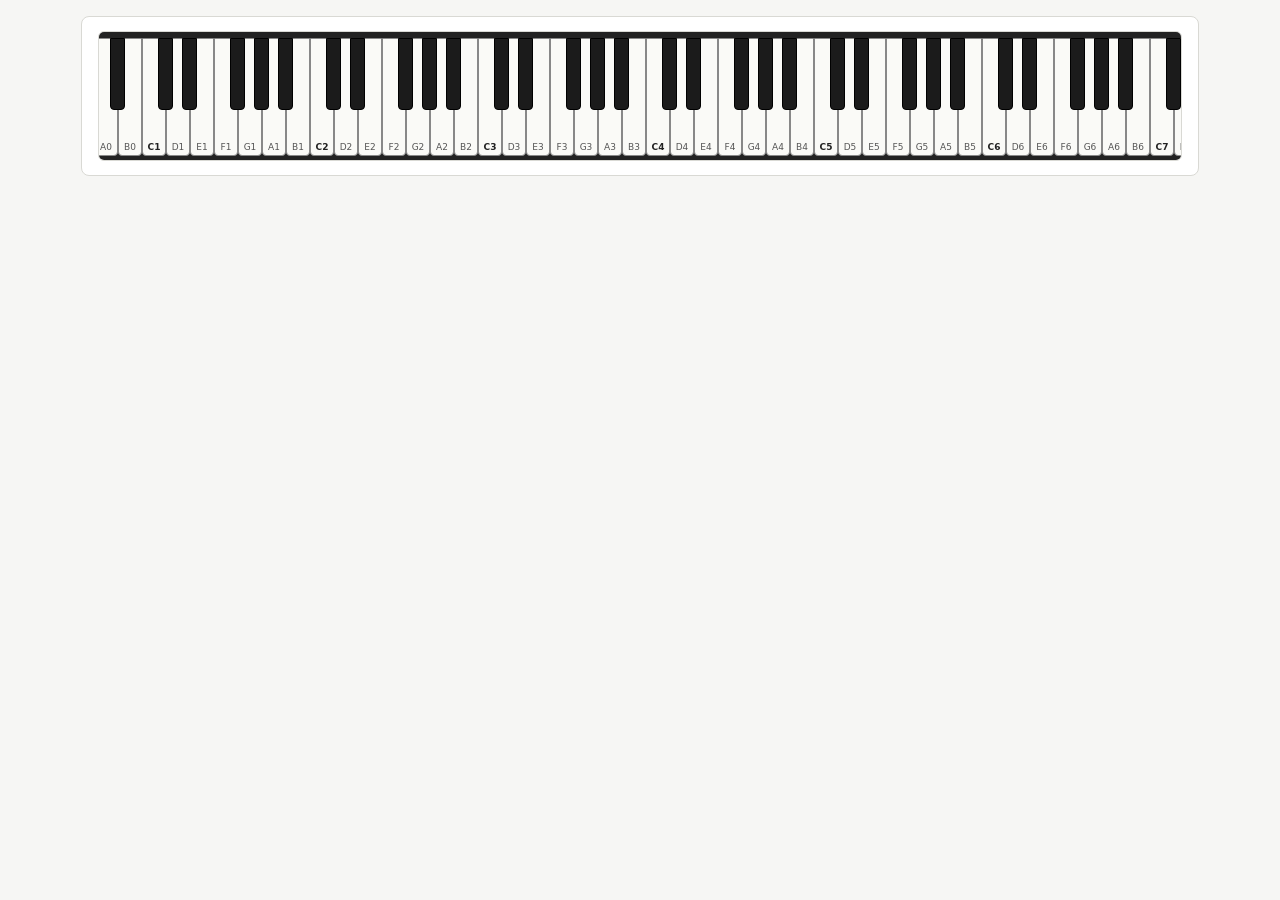
<file: piano.html>
<!doctype html>
<html lang="en">
<head>
<meta charset="utf-8">
<meta name="viewport" content="width=device-width, initial-scale=1">
<title>Piano</title>
<style>
:root{--bg:#f6f6f4;--panel:#fff;--line:#d9d9d4}
@media (prefers-color-scheme: dark){:root{--bg:#18181a;--panel:#232326;--line:#3a3a3e}}
*{box-sizing:border-box}
body{margin:0;background:var(--bg);font:15px/1.45 system-ui,-apple-system,"Segoe UI",Roboto,sans-serif}
main{max-width:1150px;margin:0 auto;padding:16px}
.panel{background:var(--panel);border:1px solid var(--line);border-radius:8px;padding:14px 16px}
#pianoWrap{overflow-x:auto;border:1px solid var(--line);border-radius:6px;background:#222;padding:6px 6px 2px}
#piano{position:relative;height:120px}
.wk,.bk{position:absolute;top:0;cursor:pointer;border-radius:0 0 4px 4px;user-select:none;-webkit-user-select:none;touch-action:manipulation}
.wk{width:24px;height:118px;background:#fafaf7;border:1px solid #888;z-index:1}
.bk{width:15px;height:72px;background:#1b1b1b;z-index:2;border:1px solid #000}
.wk span{position:absolute;bottom:3px;left:0;right:0;text-align:center;font-size:9px;color:#555;line-height:1}
.wk span.c{font-weight:800;color:#222}
.wk:hover{background:#e6eefa}.bk:hover{background:#445}
.wk.down{background:#cfdcef}.bk.down{background:#556}
</style>
</head>
<body>
<main>
  <div class="panel"><div id="pianoWrap"><div id="piano"></div></div></div>
</main>
<script>
(function(){
'use strict';
const NAMES = ['C','C#','D','D#','E','F','F#','G','G#','A','A#','B'];
const FLATS = ['C','Db','D','Eb','E','F','Gb','G','Ab','A','Bb','B'];
const name = (m, flat) => (flat ? FLATS : NAMES)[m % 12] + (Math.floor(m / 12) - 1);
const freq = m => 440 * Math.pow(2, (m - 69) / 12);

let audio = null;
function play(m){
  try {
    audio = audio || new (window.AudioContext || window.webkitAudioContext)();
    if (audio.state === 'suspended') audio.resume();
    const t = audio.currentTime, f = freq(m);
    const g = audio.createGain(); g.connect(audio.destination);
    g.gain.setValueAtTime(0.0001, t); g.gain.exponentialRampToValueAtTime(0.25, t + 0.01); g.gain.exponentialRampToValueAtTime(0.0001, t + 1.4);
    [1,2,3].forEach((h,i) => { const o = audio.createOscillator(); o.type = i ? 'sine' : 'triangle'; o.frequency.value = f * h;
      const gg = audio.createGain(); gg.gain.value = [1,.35,.15][i]; o.connect(gg); gg.connect(g); o.start(t); o.stop(t + 1.5); });
  } catch(e){}
}

const p = document.getElementById('piano'); let x = 0;
for (let m = 21; m <= 108; m++) {
  const pc = m % 12, black = [1,3,6,8,10].includes(pc);
  const k = document.createElement('div');
  k.className = black ? 'bk' : 'wk'; k.dataset.m = m;
  k.title = name(m) + (black ? ' / ' + name(m, true) : '');
  if (black) k.style.left = (x - 8) + 'px';
  else { k.style.left = x + 'px'; k.innerHTML = `<span class="${pc === 0 ? 'c' : ''}">${name(m)}</span>`; x += 24; }
  k.addEventListener('pointerdown', ev => { ev.preventDefault(); play(m); k.classList.add('down'); setTimeout(() => k.classList.remove('down'), 180); });
  p.appendChild(k);
}
p.style.width = x + 'px';
// start centered on middle C
const w = document.getElementById('pianoWrap'), c4 = p.querySelector('[data-m="60"]');
w.scrollLeft = Math.max(0, parseFloat(c4.style.left) - w.clientWidth / 2);
})();
</script>
</body>
</html>
</file>
<file: styles.css>
/* ===== CSS Reset & Variables ===== */
*, *::before, *::after {
    box-sizing: border-box;
    margin: 0;
    padding: 0;
}

:root {
    --color-bg: #fafafa;
    --color-bg-alt: #f0f0f0;
    --color-text: #1a1a1a;
    --color-text-muted: #666;
    --color-accent: #2c2c2c;
    --color-border: #e0e0e0;
    --color-link: #1a1a1a;
    --color-link-hover: #555;

    --font-family: 'Inter', -apple-system, BlinkMacSystemFont, 'Segoe UI', Roboto, sans-serif;

    --spacing-xs: 0.5rem;
    --spacing-sm: 1rem;
    --spacing-md: 2rem;
    --spacing-lg: 4rem;
    --spacing-xl: 6rem;

    --max-width: 1100px;
    --nav-height: 70px;

    --transition: 0.3s ease;
}

html {
    scroll-behavior: smooth;
    scroll-padding-top: var(--nav-height);
}

body {
    font-family: var(--font-family);
    font-size: 16px;
    line-height: 1.7;
    color: var(--color-text);
    background-color: var(--color-bg);
    -webkit-font-smoothing: antialiased;
    -moz-osx-font-smoothing: grayscale;
}

a {
    color: var(--color-link);
    text-decoration: none;
    transition: color var(--transition);
}

a:hover {
    color: var(--color-link-hover);
}

img {
    max-width: 100%;
    height: auto;
    display: block;
}

/* ===== Container ===== */
.container {
    max-width: var(--max-width);
    margin: 0 auto;
    padding: 0 var(--spacing-md);
}

/* ===== Navigation ===== */
.nav {
    position: fixed;
    top: 0;
    left: 0;
    right: 0;
    height: var(--nav-height);
    background: rgba(250, 250, 250, 0.95);
    backdrop-filter: blur(10px);
    -webkit-backdrop-filter: blur(10px);
    border-bottom: 1px solid var(--color-border);
    z-index: 1000;
}

.nav-content {
    max-width: var(--max-width);
    margin: 0 auto;
    padding: 0 var(--spacing-md);
    height: 100%;
    display: flex;
    align-items: center;
    justify-content: space-between;
}

.nav-logo {
    font-size: 1.1rem;
    font-weight: 600;
    letter-spacing: -0.02em;
}

.nav-links {
    display: flex;
    list-style: none;
    gap: var(--spacing-md);
}

.nav-links a {
    font-size: 0.9rem;
    font-weight: 400;
    color: var(--color-text-muted);
    transition: color var(--transition);
}

.nav-links a:hover {
    color: var(--color-text);
}

.nav-toggle {
    display: none;
    flex-direction: column;
    justify-content: center;
    gap: 5px;
    width: 30px;
    height: 30px;
    background: none;
    border: none;
    cursor: pointer;
    padding: 0;
}

.nav-toggle span {
    display: block;
    width: 100%;
    height: 2px;
    background: var(--color-text);
    transition: transform var(--transition), opacity var(--transition);
}

.nav-toggle.active span:first-child {
    transform: rotate(45deg) translate(5px, 5px);
}

.nav-toggle.active span:nth-child(2) {
    opacity: 0;
}

.nav-toggle.active span:last-child {
    transform: rotate(-45deg) translate(5px, -5px);
}

/* ===== Hero ===== */
.hero {
    padding-top: calc(var(--nav-height) + var(--spacing-xl));
    padding-bottom: 0;
}

.hero-content {
    max-width: var(--max-width);
    margin: 0 auto;
    padding: 0 var(--spacing-md);
    display: flex;
    flex-direction: column;
    align-items: center;
    text-align: center;
}

.hero-image {
    width: 200px;
    height: 200px;
    margin-bottom: var(--spacing-md);
}

.placeholder-image {
    width: 100%;
    height: 100%;
    background: linear-gradient(135deg, #e0e0e0 0%, #c0c0c0 100%);
    border-radius: 50%;
    display: flex;
    align-items: center;
    justify-content: center;
    color: #888;
    font-size: 0.9rem;
    font-weight: 500;
    letter-spacing: 0.05em;
    text-transform: uppercase;
}

.hero-image img {
    width: 100%;
    height: 100%;
    object-fit: cover;
    border-radius: 50%;
}

.hero-text h1 {
    font-size: 2.5rem;
    font-weight: 600;
    letter-spacing: -0.03em;
    margin-bottom: var(--spacing-xs);
}

.tagline {
    font-size: 1.1rem;
    color: var(--color-text-muted);
    font-weight: 400;
}

/* ===== Sections ===== */
.section {
    padding: var(--spacing-xl) 0;
}

.section-alt {
    background-color: var(--color-bg-alt);
}

.section-tight-top {
    padding-top: var(--spacing-sm);
}

.section h2 {
    font-size: 1.75rem;
    font-weight: 600;
    letter-spacing: -0.02em;
    margin-bottom: var(--spacing-md);
    text-align: center;
}

.section-intro {
    text-align: center;
    color: var(--color-text-muted);
    margin-bottom: var(--spacing-lg);
    margin-top: calc(-1 * var(--spacing-sm));
}

/* ===== Photo Breaks ===== */
.photo-break {
    display: flex;
    justify-content: center;
    padding: var(--spacing-md) var(--spacing-md);
}

.photo-break img {
    max-width: 75%;
    height: auto;
}

@media (max-width: 768px) {
    .photo-break img {
        max-width: 100%;
    }
}

/* ===== Bio ===== */
.bio {
    max-width: 700px;
    margin: 0 auto;
}

.bio p {
    margin-bottom: var(--spacing-md);
}

.bio p:last-child {
    margin-bottom: 0;
}

.bio a {
    text-decoration: underline;
    text-underline-offset: 3px;
}

.bio a:hover {
    text-decoration-color: var(--color-link-hover);
}

/* ===== Video Grid ===== */
.video-grid {
    display: grid;
    grid-template-columns: repeat(2, 1fr);
    gap: var(--spacing-md);
}

.video-wrapper {
    position: relative;
    padding-bottom: 56.25%; /* 16:9 aspect ratio */
    height: 0;
    overflow: hidden;
    border-radius: 8px;
    background: #000;
}

.video-wrapper iframe {
    position: absolute;
    top: 0;
    left: 0;
    width: 100%;
    height: 100%;
}

/* ===== Playlist ===== */
.playlist-wrapper {
    display: flex;
    justify-content: center;
}

.playlist-wrapper iframe {
    border-radius: 10px;
}

/* ===== Press ===== */
.press-grid {
    display: grid;
    gap: var(--spacing-lg);
    max-width: 800px;
    margin: 0 auto;
}

.press-quote {
    text-align: center;
    padding: var(--spacing-md);
}

.press-quote p {
    font-size: 1.25rem;
    font-weight: 400;
    font-style: italic;
    line-height: 1.6;
    margin-bottom: var(--spacing-sm);
    color: var(--color-text);
}

.press-quote footer {
    display: flex;
    flex-direction: column;
    gap: 0.25rem;
}

.press-quote cite {
    font-style: normal;
    font-weight: 500;
}

.press-quote cite a {
    text-decoration: underline;
    text-underline-offset: 3px;
}

.press-detail {
    font-size: 0.85rem;
    color: var(--color-text-muted);
}

/* ===== Contact ===== */
#contact {
    text-align: center;
}

.contact-text {
    color: var(--color-text-muted);
    margin-bottom: var(--spacing-sm);
}

.contact-email {
    display: inline-block;
    font-size: 1.25rem;
    font-weight: 500;
    text-decoration: underline;
    text-underline-offset: 4px;
}

/* ===== Footer ===== */
.footer {
    padding: var(--spacing-md) 0;
    text-align: center;
    border-top: 1px solid var(--color-border);
}

.footer p {
    font-size: 0.85rem;
    color: var(--color-text-muted);
}

/* ===== Responsive Design ===== */
@media (max-width: 768px) {
    :root {
        --spacing-lg: 3rem;
        --spacing-xl: 4rem;
    }

    .nav-toggle {
        display: flex;
    }

    .nav-links {
        position: absolute;
        top: var(--nav-height);
        left: 0;
        right: 0;
        flex-direction: column;
        background: rgba(250, 250, 250, 0.98);
        backdrop-filter: blur(10px);
        -webkit-backdrop-filter: blur(10px);
        padding: var(--spacing-md);
        gap: var(--spacing-sm);
        border-bottom: 1px solid var(--color-border);
        transform: translateY(-100%);
        opacity: 0;
        pointer-events: none;
        transition: transform var(--transition), opacity var(--transition);
    }

    .nav-links.active {
        transform: translateY(0);
        opacity: 1;
        pointer-events: auto;
    }

    .nav-links a {
        font-size: 1rem;
        padding: var(--spacing-xs) 0;
    }

    .hero-text h1 {
        font-size: 2rem;
    }

    .video-grid {
        grid-template-columns: 1fr;
    }

    .press-quote p {
        font-size: 1.1rem;
    }

    .contact-email {
        font-size: 1.1rem;
    }
}

@media (max-width: 480px) {
    .hero-image {
        width: 160px;
        height: 160px;
    }

    .hero-text h1 {
        font-size: 1.75rem;
    }

    .section h2 {
        font-size: 1.5rem;
    }
}

/* ===== Reduced Motion ===== */
@media (prefers-reduced-motion: reduce) {
    html {
        scroll-behavior: auto;
    }

    *,
    *::before,
    *::after {
        transition-duration: 0.01ms !important;
    }
}

/* ===== Print Styles ===== */
@media print {
    .nav,
    .nav-toggle {
        display: none;
    }

    .hero {
        padding-top: var(--spacing-md);
    }

    .section {
        padding: var(--spacing-md) 0;
    }

    .video-grid,
    .playlist-wrapper,
    .photo-break {
        display: none;
    }

    a::after {
        content: " (" attr(href) ")";
        font-size: 0.8em;
        color: var(--color-text-muted);
    }
}
</file>
